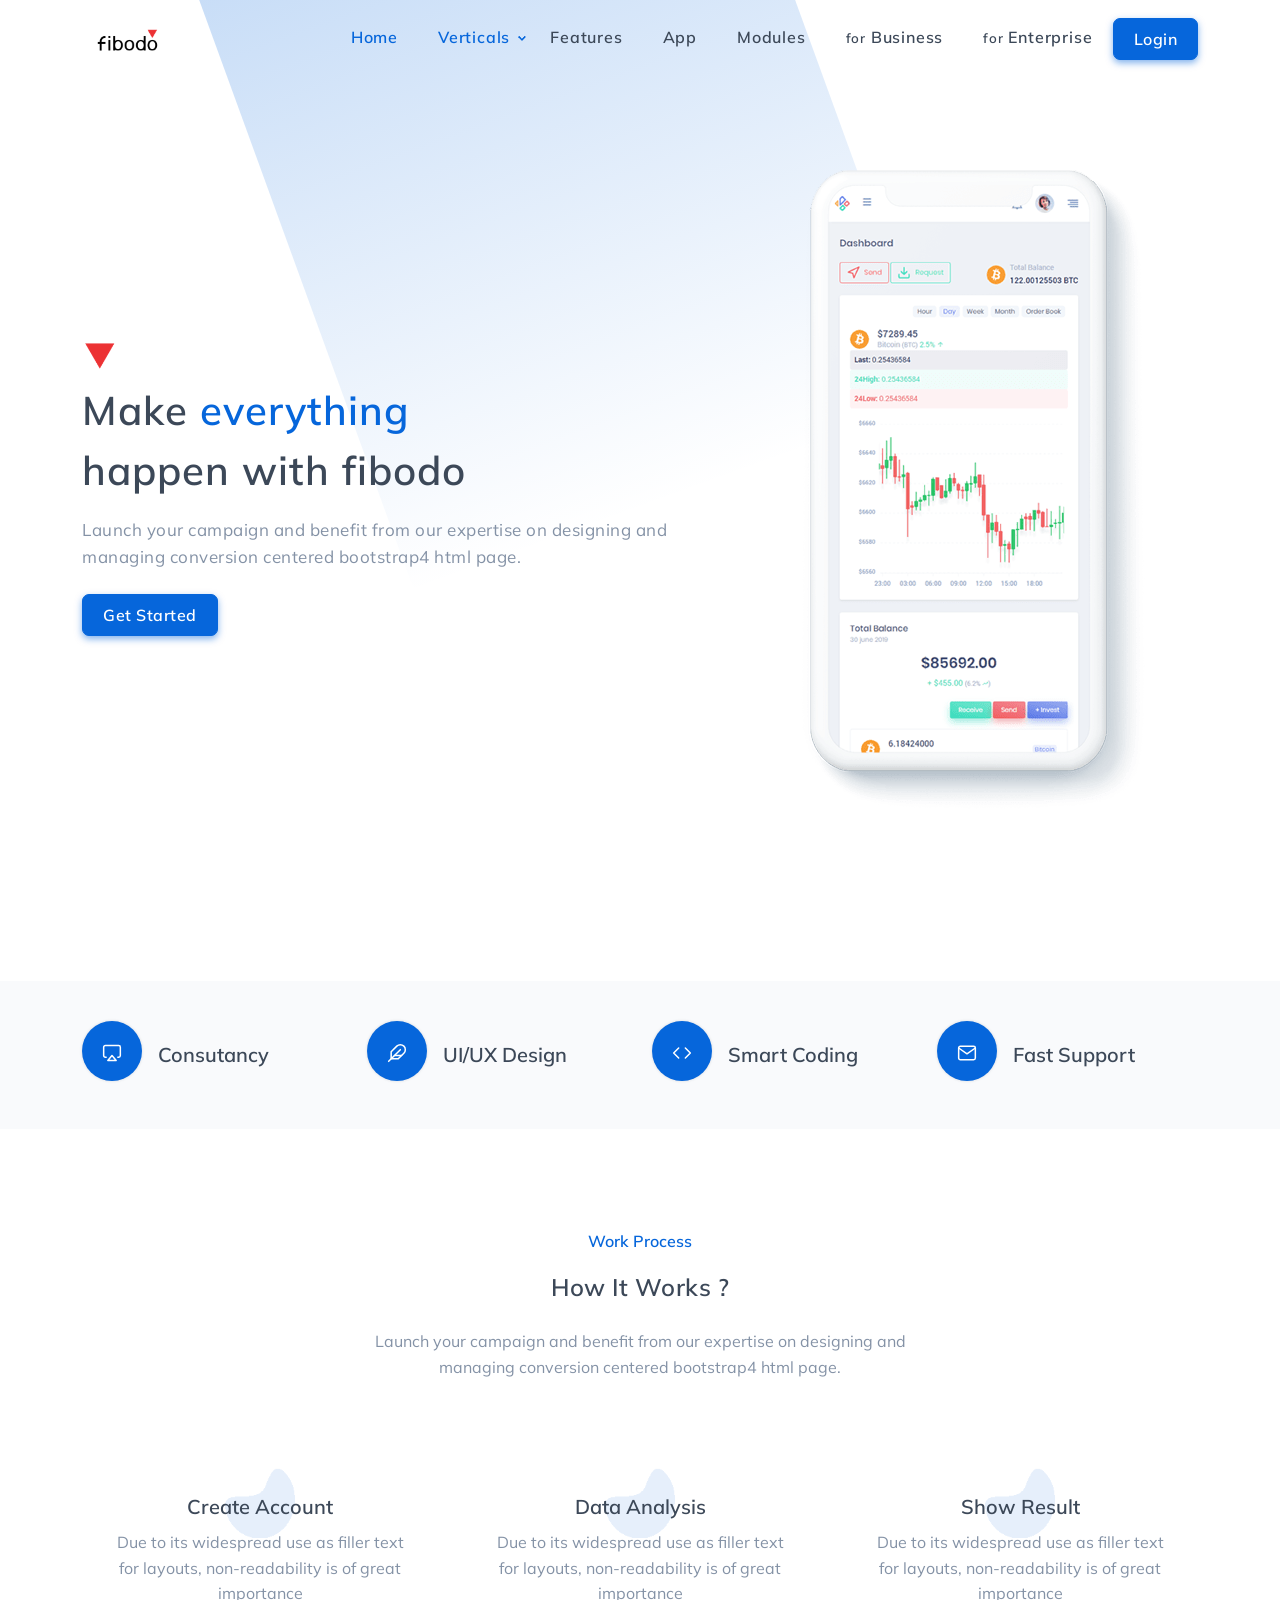
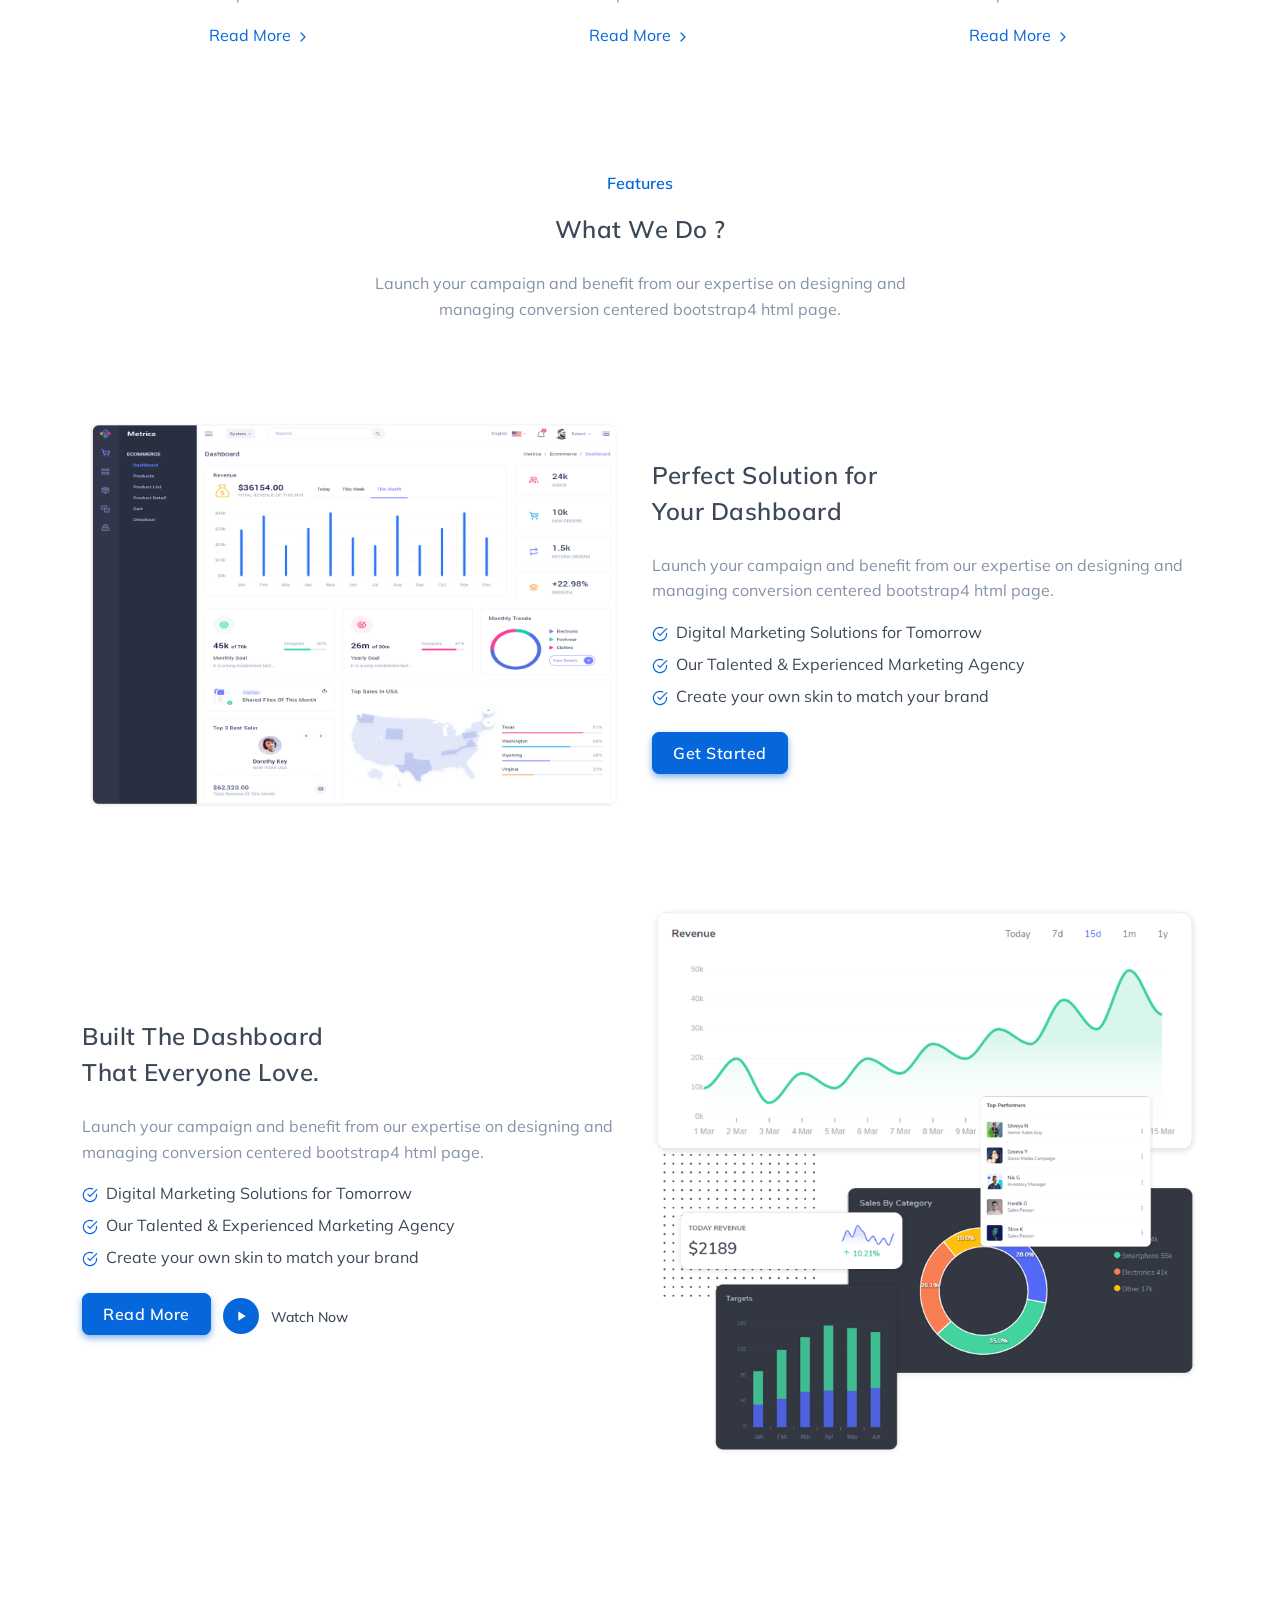
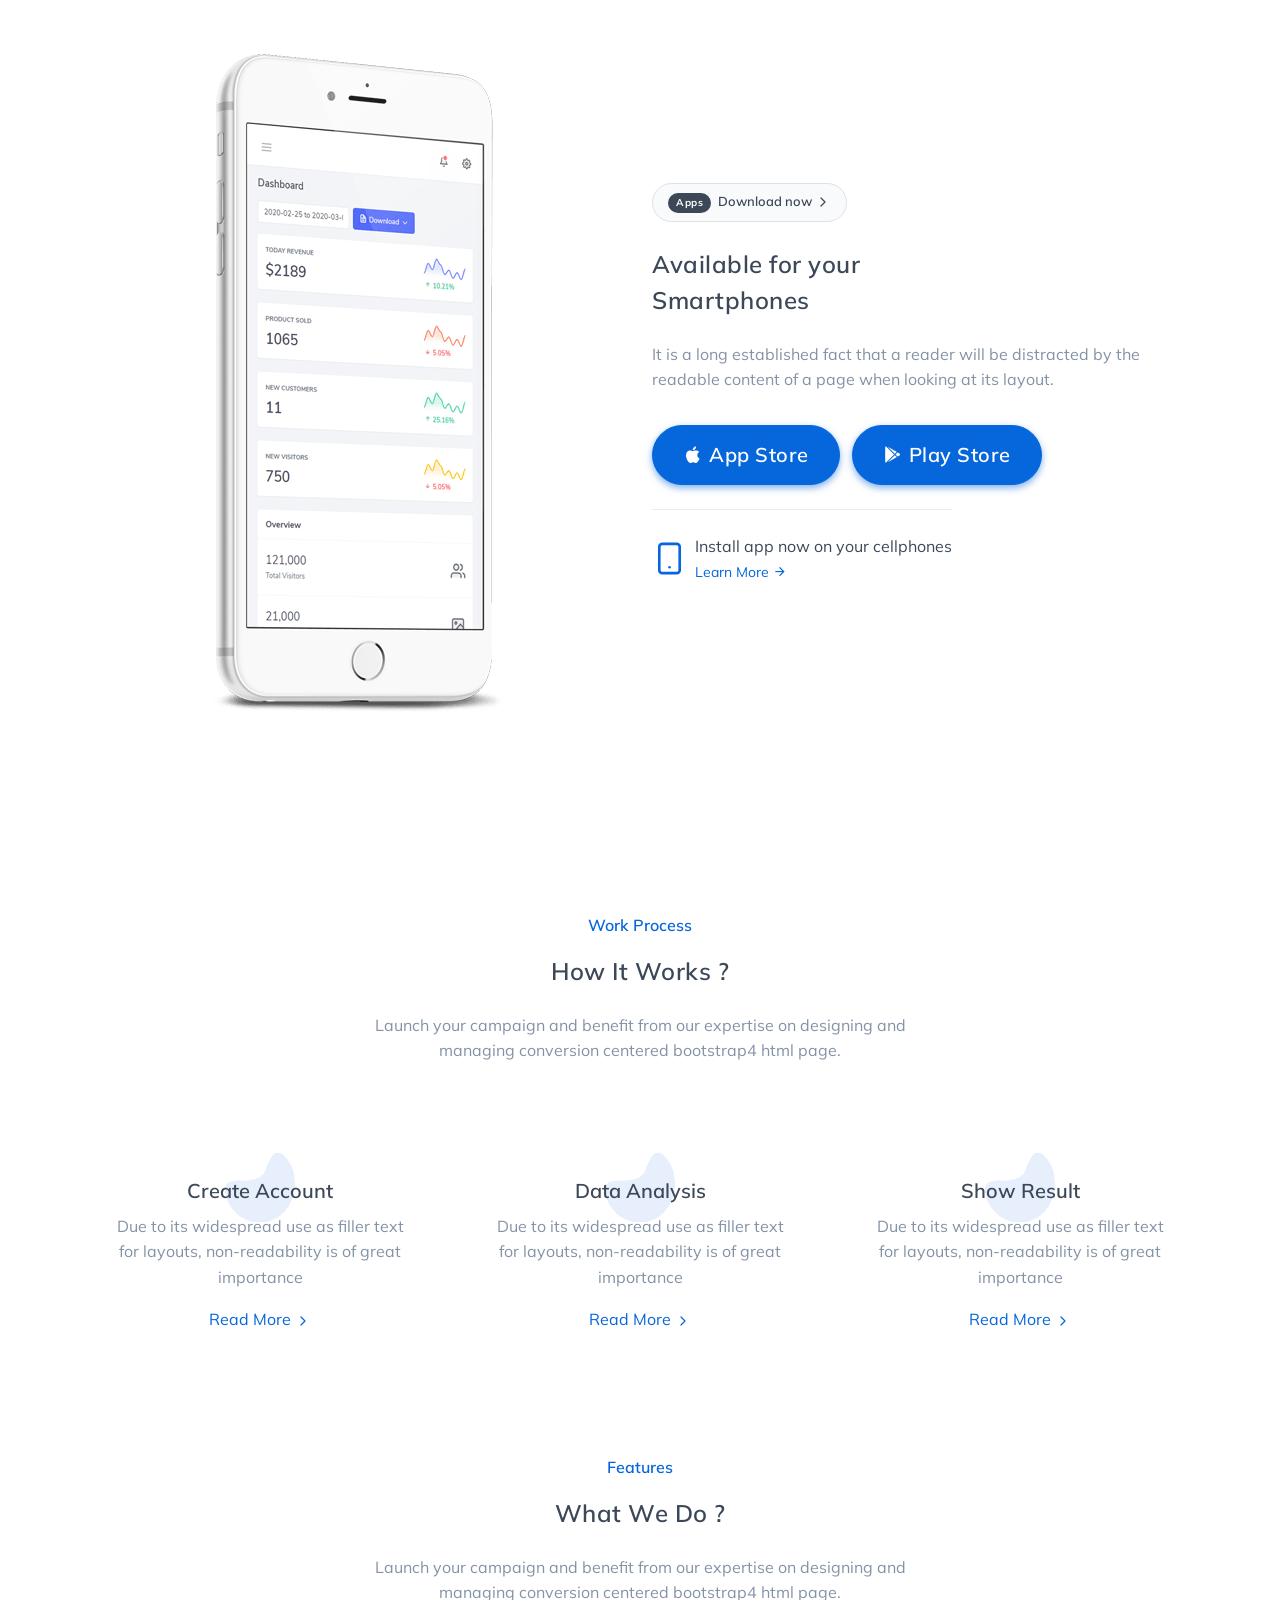
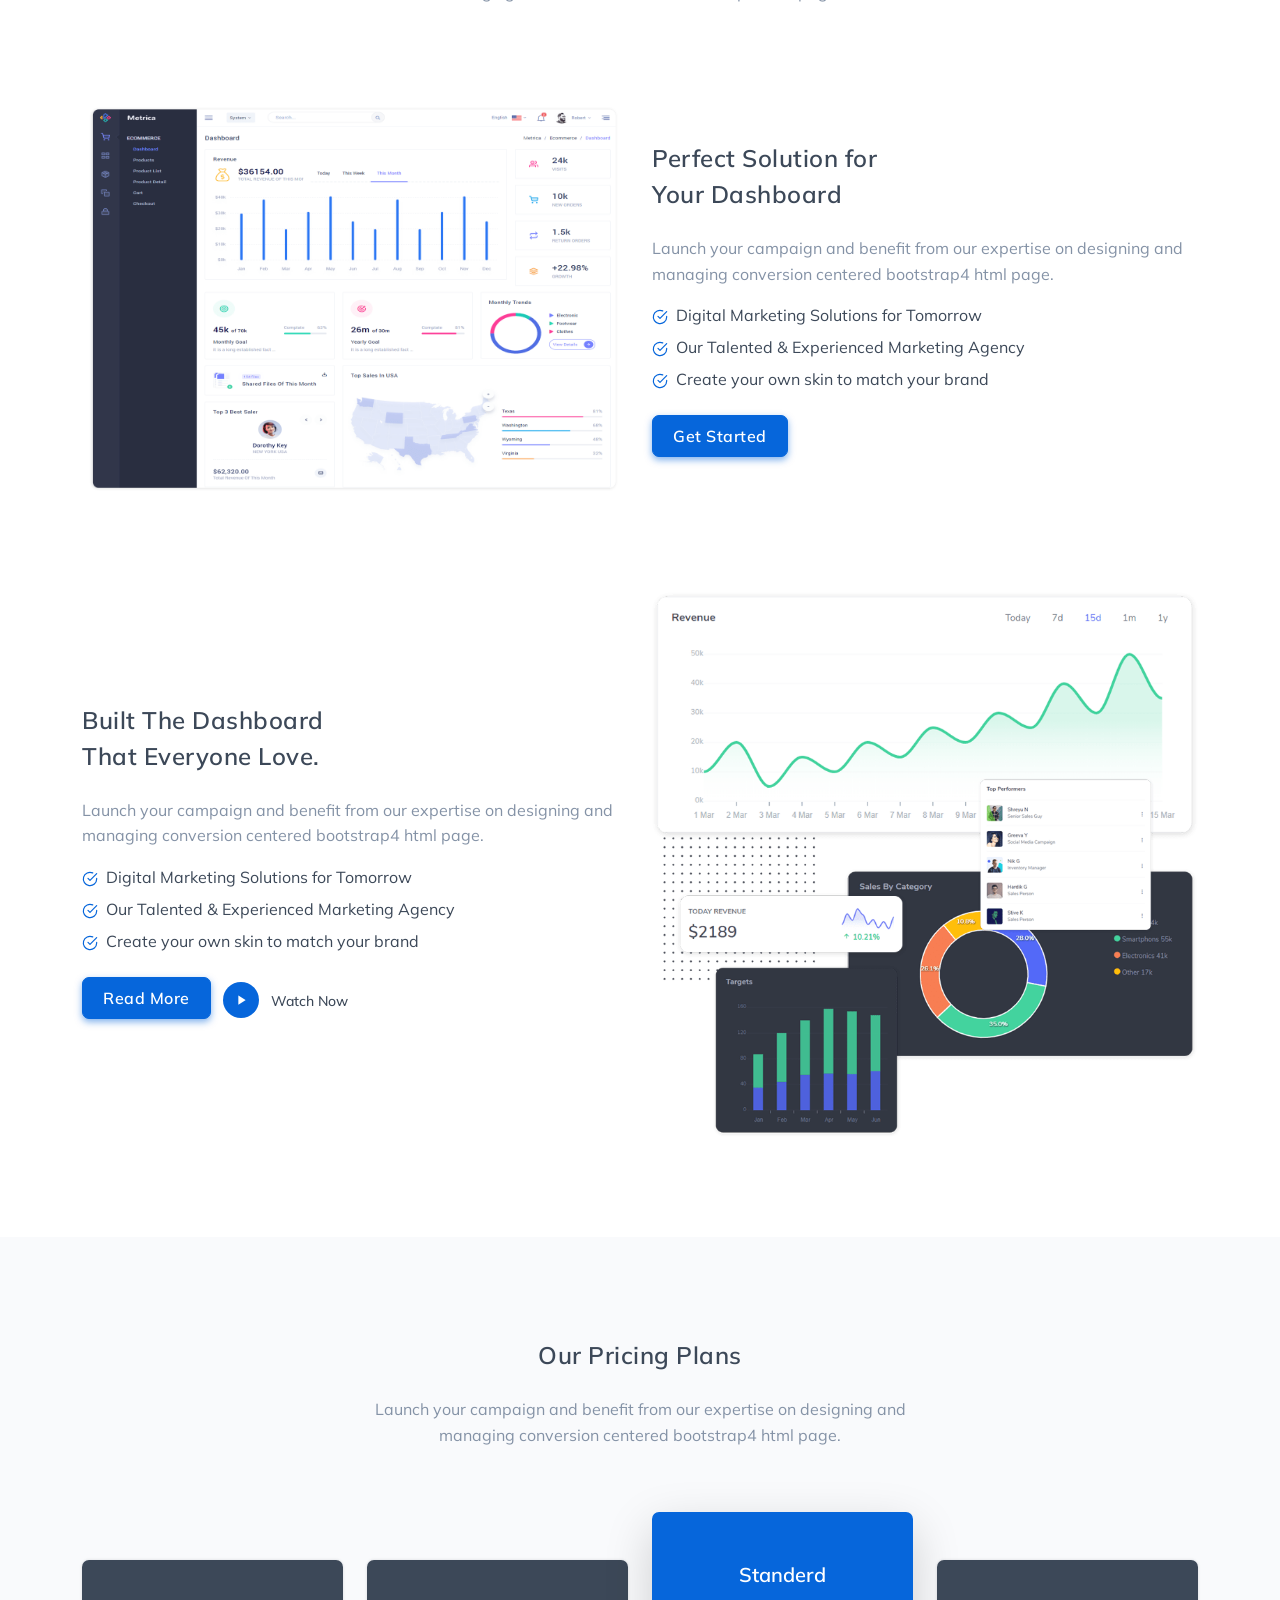
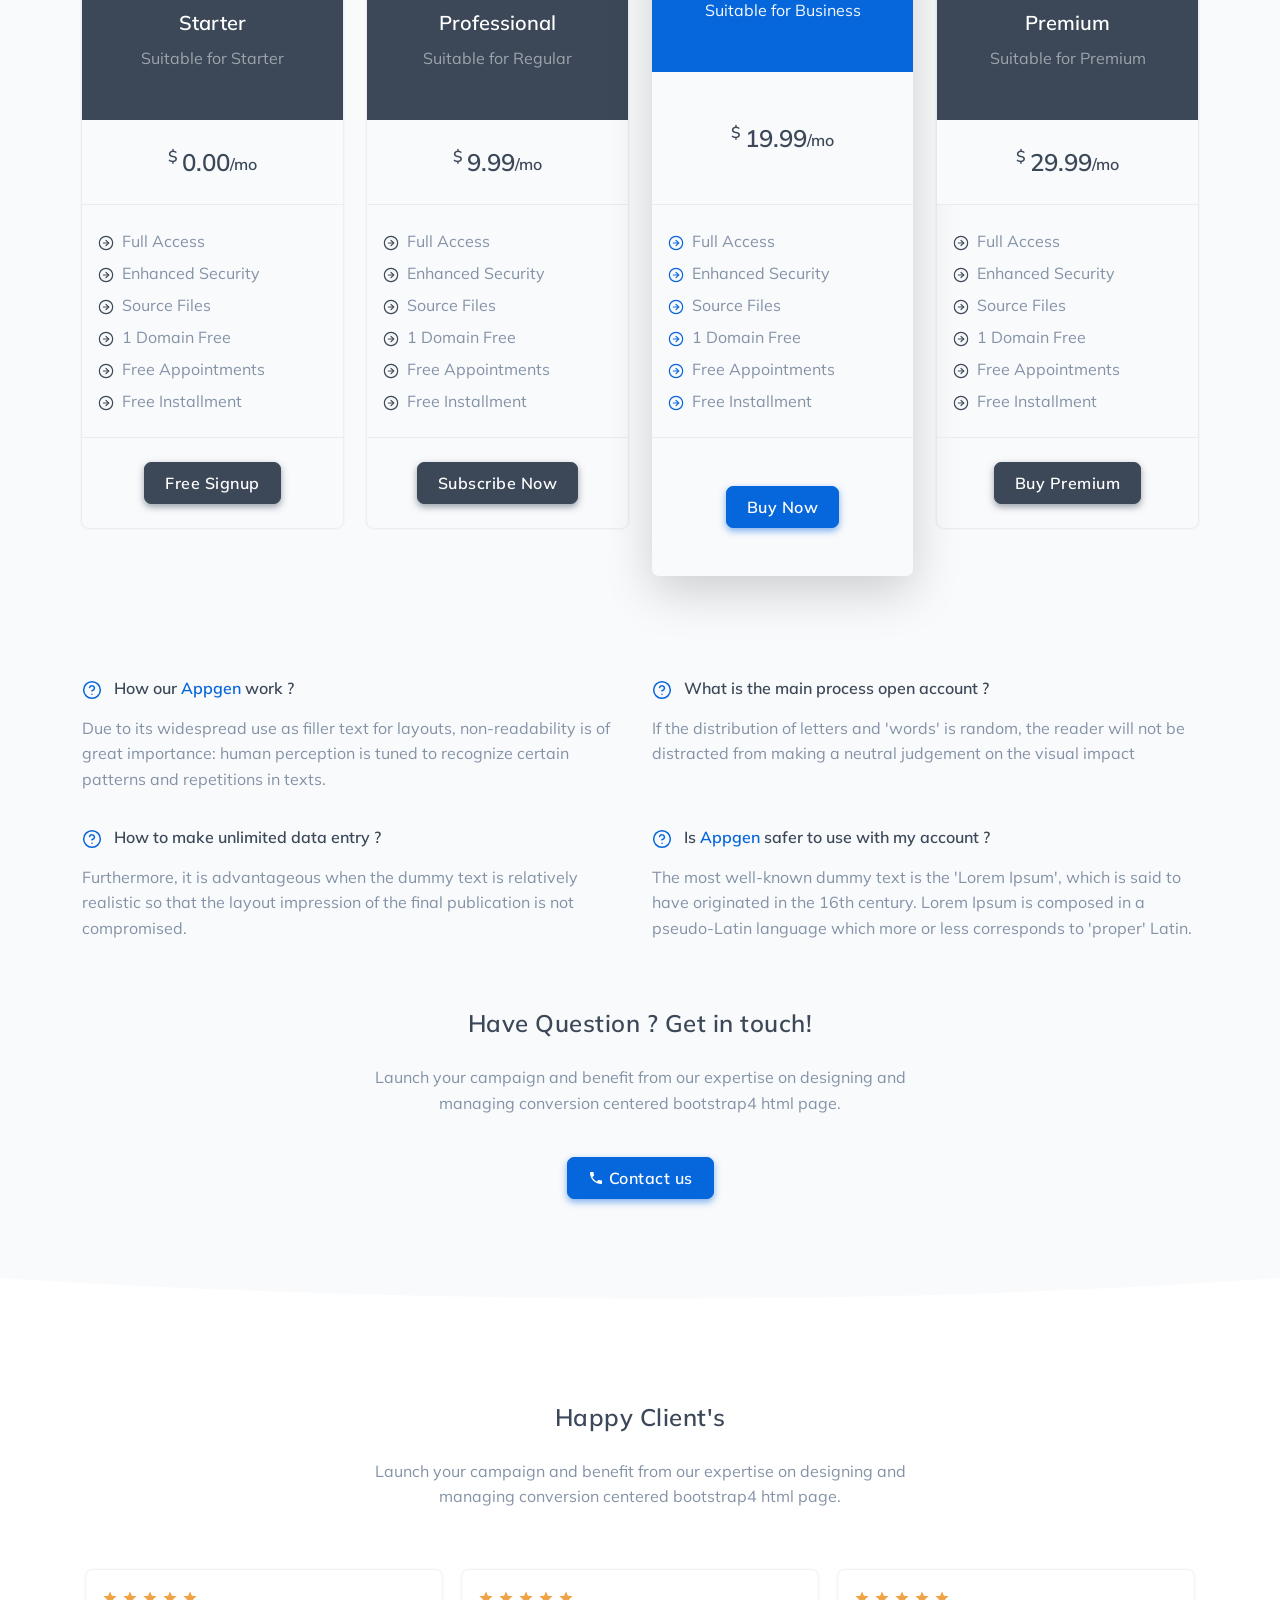
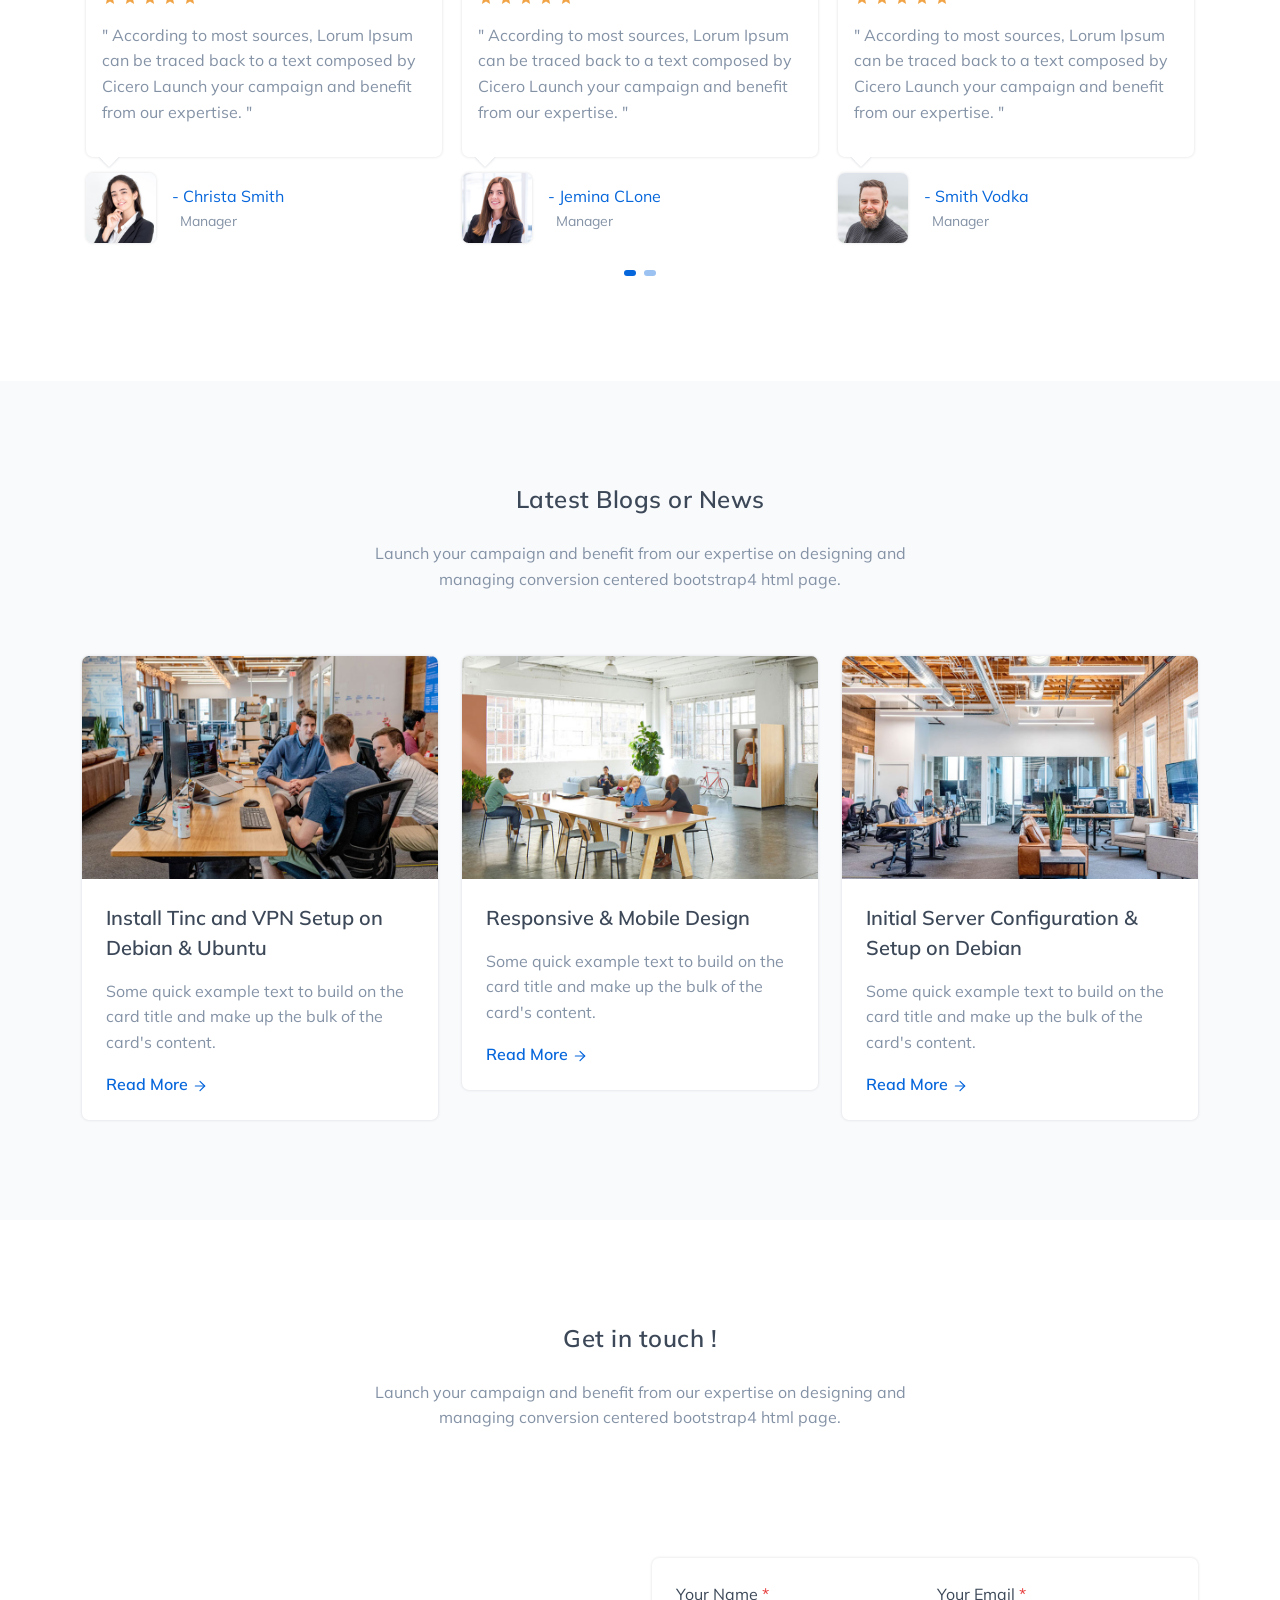
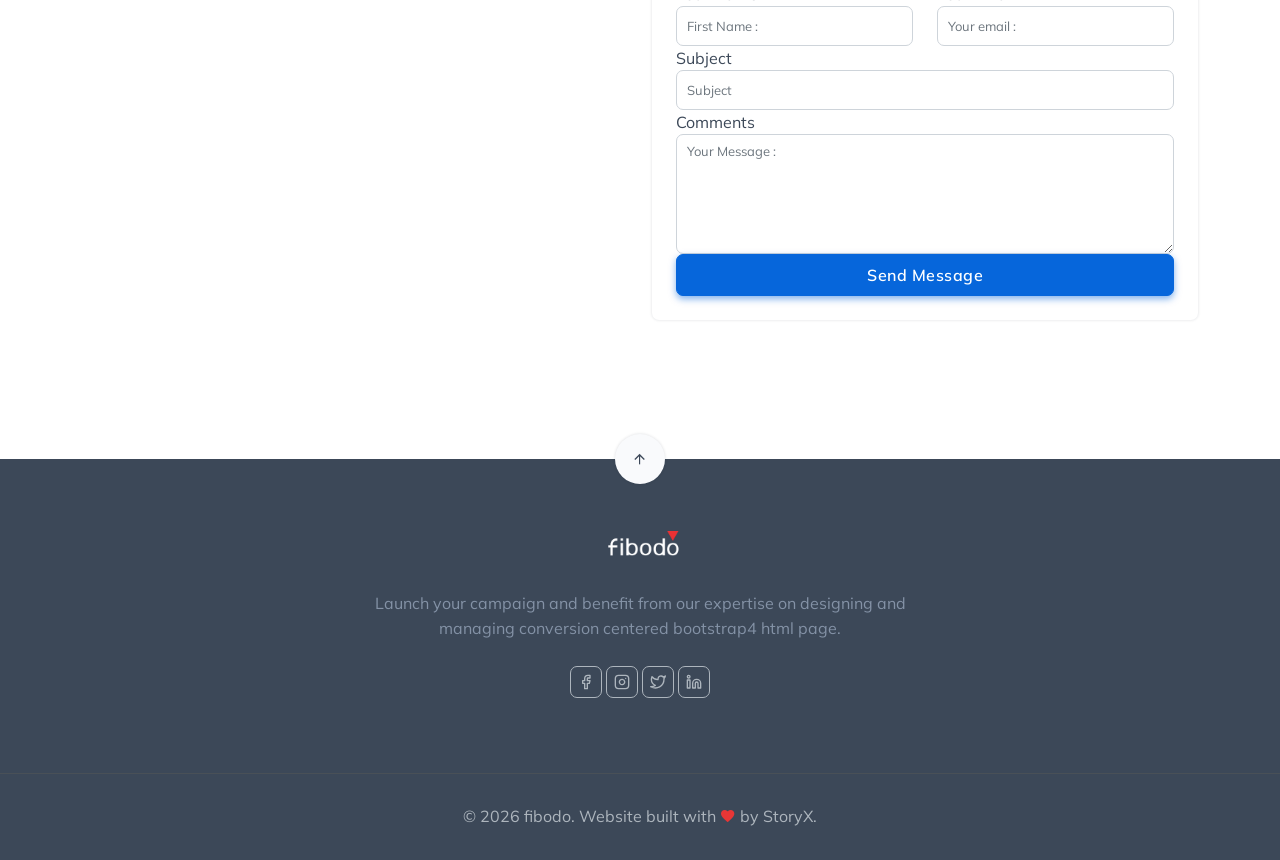
<file: index.html>
<!DOCTYPE html>
<html lang="en">

<head>
    <meta charset="utf-8" />
    <title>fibodo | home</title>
    <meta name="viewport" content="width=device-width, initial-scale=1.0">
    <meta name="description" content="App and Saas Landing Template" />
    <meta name="keywords" content="Application, Clean, Saas, Dashboard, Bootstrap 5" />
    <meta content="Shreethemes" name="author" />
    <!-- favicon -->
    <link rel="shortcut icon" href="images/favicon.ico">
    <!-- Bootstrap css -->
    <link href="css/bootstrap.min.css" rel="stylesheet" type="text/css" />
    <!-- Icons -->
    <link href="css/materialdesignicons.min.css" rel="stylesheet" type="text/css" />
    <!-- Slider -->
    <link rel="stylesheet" href="css/tiny-slider.css" />
    <!-- Main css File -->
    <link href="css/style.css" rel="stylesheet" type="text/css" />
</head>

<body>
    <!-- Loader Start -->
    <div id="preloader">
        <div id="status">
            <div class="logo">
                <img src="images/logo-dark.png" height="25" class="d-block mx-auto" alt="">
            </div>
            <div class="sk-chase mt-4">
                <div class="sk-chase-dot"></div>
                <div class="sk-chase-dot"></div>
                <div class="sk-chase-dot"></div>
                <div class="sk-chase-dot"></div>
                <div class="sk-chase-dot"></div>
                <div class="sk-chase-dot"></div>
            </div>
        </div>
    </div>
    <!-- Loader End -->

    <!-- Navbar STart -->
    <header id="topnav" class="defaultscroll sticky">
        <div class="container">
            <!-- Logo container-->
            <div>
                <a class="logo" href="index.html">
                    <img src="images/logo-dark.png" height="22" alt="">
                </a>
            </div>
            <div class="buy-button">
                <a href="javascript:void(0)" class="btn btn-primary">Login</a>
            </div>
            <!--end login button-->
            <!-- End Logo container-->
            <div class="menu-extras">
                <div class="menu-item">
                    <!-- Mobile menu toggle-->
                    <a class="navbar-toggle" id="isToggle" onclick="toggleMenu()">
                        <div class="lines">
                            <span></span>
                            <span></span>
                            <span></span>
                        </div>
                    </a>
                    <!-- End mobile menu toggle-->
                </div>
            </div>

            <div id="navigation">
                <!-- Navigation Menu-->
                <ul class="navigation-menu" id="navmenu-nav">
                    <li class="has-submenu">
                        <a href="#home">Home</a>
                    </li>

                    <li class="has-submenu parent-menu-item">
                        <a href="javascript:void(0)">Verticals</a><span class="menu-arrow"></span>
                        <ul class="submenu">
                            <li><a href="index.html" class="sub-menu-item">Sports</a></li>
                            <li><a href="index-two.html" class="sub-menu-item">Leisure</a></li>
                            <li><a href="index-three.html" class="sub-menu-item">Tennis</a></li>
                            <li><a href="index-four.html" class="sub-menu-item">Yachts</a></li>
                            <li><a href="index-five.html" class="sub-menu-item">Marketplaces</a></li>
                            <li><a href="index-six.html" class="sub-menu-item">Apps</a></li>
                            <li><a href="golf.html" class="sub-menu-item">Golf</a></li>
                        </ul>
                    </li>

                    <li class="has-submenu">
                        <a href="features.html">Features</a>
                    </li>
                    <li class="has-submenu">
                        <a href="#app">App</a>
                    </li>
                    <li class="has-submenu">
                        <a href="#modules">Modules</a>
                    </li>

                    <li><a href="index-small.html" class="sub-menu-item"><span class="for">for</span> Business</a></li>
                    
                    <li><a href="golf-ent.html" class="sub-menu-item"><span class="for">for</span> Enterprise</a></li>

                    <!-- <li class="has-submenu">
                            <a href="#pricing">Pricing</a>
                        </li> -->
                    <!-- <li class="has-submenu">
                            <a href="#review">Testimonial</a>
                        </li>
                        <li class="has-submenu">
                            <a href="#blogs">Blog & News</a>
                        </li>
                        <li class="has-submenu">
                            <a href="#contact">Contact</a>
                        </li> -->
                </ul>
                <!--end navigation menu-->
            </div>
            <!--end navigation-->
        </div>
        <!--end container-->
    </header>
    <!--end header-->
    <!-- Navbar End -->

    <!-- Hero Start -->
    <section class="bg-half-170 app-home-wrapper d-table w-100 overflow-hidden" id="home">
        <div class="container">
            <div class="row align-items-center">
                <div class="col-lg-7 col-md-6">
                    <div class="title-heading">
                        <img src="images/favicon.ico" height="35" alt="">
                        <h1 class="heading mb-3 mt-2">Make <span class="text-primary">everything</span> <br> happen with fibodo</h1>
                        <p class="para-desc text-muted">Launch your campaign and benefit from our expertise on designing and managing conversion centered bootstrap4 html page.</p>
                        <div class="watch-video mt-4">
                            <a href="javascript:void(0)" class="btn btn-primary mb-2">Get Started</a>
                            <!-- <a href="javascript:void(0)" data-bs-toggle="modal" data-bs-target="#watchvideomodal" class="video-play-icon watch text-dark mb-2 ms-2"><i class="mdi mdi-play play-icon-circle text-center d-inline-block me-2 rounded-pill text-white position-relative play play-iconbar"></i> Watch now !</a> -->
                        </div>
                    </div>
                </div><!--end col-->

                <div class="col-lg-5 col-md-6 mt-4 pt-2 mt-sm-0 pt-sm-0">
                    <img src="images/app/mobile.png" class="img-fluid mx-auto d-block mover" alt="">
                </div><!--end col-->
            </div><!--end row-->
        </div><!--end container-->
    </section><!--end section-->
    <!-- Hero End -->

    <section class="py-4 bg-light">
        <div class="container">
            <div class="row">
                <div class="col-lg-3 col-md-6 col-12">
                    <div class="d-flex about-serv text-center align-items-center py-3">
                        <h3 class="shadow bg-primary icons-serv text-white rounded-pill me-3">
                            <i data-feather="airplay" class="fea icon-ex-md"></i>
                        </h3>
                        <div class="content">
                            <h5 class="title mb-0">Consutancy</h5>
                        </div>
                    </div>
                    <!--end about section-->
                </div>
                <!--end col-->

                <div class="col-lg-3 col-md-6 col-12">
                    <div class="d-flex about-serv text-center align-items-center py-3">
                        <h3 class="shadow bg-primary icons-serv text-white rounded-pill me-3">
                            <i data-feather="feather" class="fea icon-ex-md"></i>
                        </h3>
                        <div class="content">
                            <h5 class="title mb-0">UI/UX Design</h5>
                        </div>
                    </div>
                    <!--end about section-->
                </div>
                <!--end col-->

                <div class="col-lg-3 col-md-6 col-12">
                    <div class="d-flex about-serv text-center align-items-center py-3">
                        <h3 class="shadow bg-primary icons-serv text-white rounded-pill me-3">
                            <i data-feather="code" class="fea icon-ex-md"></i>
                        </h3>
                        <div class="content">
                            <h5 class="title mb-0">Smart Coding</h5>
                        </div>
                    </div>
                    <!--end about section-->
                </div>
                <!--end col-->

                <div class="col-lg-3 col-md-6 col-12">
                    <div class="d-flex about-serv text-center align-items-center py-3">
                        <h3 class="shadow bg-primary icons-serv text-white rounded-pill me-3">
                            <i data-feather="mail" class="fea icon-ex-md"></i>
                        </h3>
                        <div class="content">
                            <h5 class="title mb-0">Fast Support</h5>
                        </div>
                    </div>
                </div>
                <!--end col-->
            </div>
            <!--end row-->
        </div>
        <!--end container-->
    </section>
    <!--end section-->

    <!-- Features Start -->
    <section class="section overflow-hidden" id="features">
        <div class="container">
            <div class="row justify-content-center">
                <div class="col-12">
                    <div class="section-title text-center mb-4 pb-2">
                        <h6 class="text-primary font-weight-normal mb-3">Work Process</h6>
                        <h4 class="title mb-4">How It Works ?</h4>
                        <p class="para-desc mx-auto text-muted mb-0">Launch your campaign and benefit from our expertise
                            on designing and managing conversion centered bootstrap4 html page.</p>
                    </div>
                </div>
                <!--end col-->
            </div>
            <!--end row-->

            <div class="row">
                <div class="col-lg-4 col-md-6 col-12 mt-4 pt-2">
                    <div class="feature position-relative text-center">
                        <div class="p-4 rounded position-relative overflow-hidden">
                            <div class="icon text-primary">
                                <i class="uim uim-key-skeleton-alt"></i>
                                <img src="images/shape-1.png" class="avatar avatar-small icon-shape" alt="">
                            </div>
                            <div class="content mt-4">
                                <h5><a href="javascript:void(0)" class="title text-dark">Create Account</a></h5>
                                <p class="text-muted">Due to its widespread use as filler text for layouts,
                                    non-readability is of great importance</p>
                                <a href="javascript:void(0)" class="text-primary">Read More <i
                                        data-feather="chevron-right" class="fea icon-sm"></i></a>
                            </div>
                        </div>
                    </div>
                </div>
                <!--end col-->

                <div class="col-lg-4 col-md-6 col-12 mt-4 pt-2">
                    <div class="feature position-relative text-center">
                        <div class="p-4 rounded position-relative overflow-hidden">
                            <div class="icon text-primary">
                                <i class="uim uim-signal-alt-3"></i>
                                <img src="images/shape-1.png" class="avatar avatar-small icon-shape" alt="">
                            </div>
                            <div class="content mt-4">
                                <h5><a href="javascript:void(0)" class="title text-dark">Data Analysis</a></h5>
                                <p class="text-muted">Due to its widespread use as filler text for layouts,
                                    non-readability is of great importance</p>
                                <a href="javascript:void(0)" class="text-primary">Read More <i
                                        data-feather="chevron-right" class="fea icon-sm"></i></a>
                            </div>
                        </div>
                    </div>
                </div>
                <!--end col-->

                <div class="col-lg-4 col-md-6 col-12 mt-4 pt-2">
                    <div class="feature position-relative text-center">
                        <div class="p-4 rounded position-relative overflow-hidden">
                            <div class="icon text-primary">
                                <i class="uim uim-flip-v"></i>
                                <img src="images/shape-1.png" class="avatar avatar-small icon-shape" alt="">
                            </div>
                            <div class="content mt-4">
                                <h5><a href="javascript:void(0)" class="title text-dark">Show Result</a></h5>
                                <p class="text-muted">Due to its widespread use as filler text for layouts,
                                    non-readability is of great importance</p>
                                <a href="javascript:void(0)" class="text-primary">Read More <i
                                        data-feather="chevron-right" class="fea icon-sm"></i></a>
                            </div>
                        </div>
                    </div>
                </div>
                <!--end col-->
            </div>
            <!--end row-->
        </div>
        <!--end container-->

        <div class="container mt-100 mt-60">
            <div class="row justify-content-center">
                <div class="col-12">
                    <div class="section-title text-center">
                        <h6 class="text-primary font-weight-normal mb-3">Features</h6>
                        <h4 class="title mb-4">What We Do ?</h4>
                        <p class="text-muted para-desc mx-auto mb-0">Launch your campaign and benefit from our expertise
                            on designing and managing conversion centered bootstrap4 html page.</p>
                    </div>
                </div>
                <!--end dol-->
            </div>
            <!--end row-->
        </div>
        <!--end container-->

        <div class="container mt-100 mt-60">
            <div class="row align-items-center">
                <div class="col-md-6">
                    <div class="feature position-relative">
                        <img src="images/saas/features-1.png" class="img-fluid" alt="">
                    </div>
                </div>
                <!--end col-->

                <div class="col-md-6 mt-4 mt-sm-0 pt-2 pt-sm-0">
                    <div class="section-title">
                        <h5 class="title mb-4">Perfect Solution for <br> Your Dashboard</h5>
                        <p class="text-muted para-desc">Launch your campaign and benefit from our expertise on designing
                            and managing conversion centered bootstrap4 html page.</p>
                        <ul class="list-unstyled">
                            <li class="mt-2"><i data-feather="check-circle"
                                    class="fea icon-sm text-primary me-2"></i>Digital Marketing Solutions for Tomorrow
                            </li>
                            <li class="mt-2"><i data-feather="check-circle"
                                    class="fea icon-sm text-primary me-2"></i>Our Talented & Experienced Marketing
                                Agency</li>
                            <li class="mt-2"><i data-feather="check-circle"
                                    class="fea icon-sm text-primary me-2"></i>Create your own skin to match your brand
                            </li>
                        </ul>
                        <div class="mt-4">
                            <a href="javascript:void(0)" class="btn btn-primary">Get Started</a>
                        </div>
                    </div>
                </div>
                <!--end col-->
            </div>
            <!--end row-->
        </div>
        <!--end container-->

        <div class="container mt-100 mt-60">
            <div class="row align-items-center">
                <div class="col-md-6 order-1 order-md-2">
                    <div class="feature position-relative">
                        <img src="images/saas/features-2.png" class="img-fluid d-block mx-auto" alt="">
                    </div>
                </div>
                <!--end col-->

                <div class="col-md-6 order-2 order-md-1 mt-4 mt-sm-0 pt-2 pt-sm-0">
                    <div class="section-title">
                        <h5 class="title mb-4">Built The Dashboard <br> That Everyone Love.</h5>
                        <p class="text-muted para-desc">Launch your campaign and benefit from our expertise on designing
                            and managing conversion centered bootstrap4 html page.</p>
                        <ul class="list-unstyled">
                            <li class="mt-2"><i data-feather="check-circle"
                                    class="fea icon-sm text-primary me-2"></i>Digital Marketing Solutions for Tomorrow
                            </li>
                            <li class="mt-2"><i data-feather="check-circle"
                                    class="fea icon-sm text-primary me-2"></i>Our Talented & Experienced Marketing
                                Agency</li>
                            <li class="mt-2"><i data-feather="check-circle"
                                    class="fea icon-sm text-primary me-2"></i>Create your own skin to match your brand
                            </li>
                        </ul>
                        <div class="watch-video mt-4">
                            <a href="javascript:void(0)" class="btn btn-primary mb-2 me-2">Read More</a>
                            <a href="javascript:void(0)" data-bs-toggle="modal" data-bs-target="#watchvideomodal"
                                class="video-play-icon watch title-dark text-dark mb-2"><i
                                    class="mdi mdi-play play-icon-circle text-center d-inline-block me-2 rounded-pill text-white title-dark position-relative play play-iconbar"></i>
                                Watch Now</a>
                        </div>
                    </div>
                </div>
                <!--end col-->
            </div>
            <!--end row-->
        </div>
        <!--end container-->
    </section>
    <!--end section-->
    <!-- Features End -->



    <!-- Download Start -->
    <section class="section" id="app">
        <div class="container">
            <div class="row align-items-center">
                <div class="col-lg-6 col-md-6 col-12">
                    <img src="images/app/mobile-2.png" class="img-fluid d-block mx-auto" alt="">
                </div>
                <!--end col-->

                <div class="col-lg-6 col-md-6 col-12 mt-4 mt-sm-0 pt-2 pt-sm-0">
                    <div class="section-title">
                        <div class="alert alert-light alert-pills" role="alert">
                            <span class="badge bg-dark rounded-pill me-1">Apps</span>
                            <span class="content">Download now <i data-feather="chevron-right"
                                    class="fea icon-sm"></i></span>
                        </div>
                        <h4 class="title mb-4 mt-2">Available for your <br> Smartphones</h4>
                        <p class="text-muted para-desc mb-0">It is a long established fact that a reader will be
                            distracted by the readable content of a page when looking at its layout.</p>
                        <div class="mt-4 mb-4">
                            <a href="javascript:void(0)" class="btn btn-pills btn-lg btn-primary mt-2 me-2"><i
                                    class="mdi mdi-apple"></i> App Store</a>
                            <a href="javascript:void(0)" class="btn btn-pills btn-lg btn-primary mt-2"><i
                                    class="mdi mdi-google-play"></i> Play Store</a>
                        </div>

                        <div class="d-inline-block">
                            <div class="pt-4 d-flex align-items-center border-top">
                                <i data-feather="smartphone" class="fea icon-md me-2 text-primary"></i>
                                <div class="content">
                                    <p class="mb-0">Install app now on your cellphones</p>
                                    <a href="javascript:void(0)" class="text-primary small">Learn More <i
                                            class="mdi mdi-arrow-right"></i></a>
                                </div>
                            </div>
                        </div>
                    </div>
                </div>
                <!--end col-->
            </div>
            <!--end row-->
        </div>
        <!--end container-->
    </section>
    <!--end section-->
    <!-- Download End -->


    <!-- Features Start -->
    <section class="section overflow-hidden" id="modules">
        <div class="container">
            <div class="row justify-content-center">
                <div class="col-12">
                    <div class="section-title text-center mb-4 pb-2">
                        <h6 class="text-primary font-weight-normal mb-3">Work Process</h6>
                        <h4 class="title mb-4">How It Works ?</h4>
                        <p class="para-desc mx-auto text-muted mb-0">Launch your campaign and benefit from our expertise
                            on designing and managing conversion centered bootstrap4 html page.</p>
                    </div>
                </div>
                <!--end col-->
            </div>
            <!--end row-->

            <div class="row">
                <div class="col-lg-4 col-md-6 col-12 mt-4 pt-2">
                    <div class="feature position-relative text-center">
                        <div class="p-4 rounded position-relative overflow-hidden">
                            <div class="icon text-primary">
                                <i class="uim uim-key-skeleton-alt"></i>
                                <img src="images/shape-1.png" class="avatar avatar-small icon-shape" alt="">
                            </div>
                            <div class="content mt-4">
                                <h5><a href="javascript:void(0)" class="title text-dark">Create Account</a></h5>
                                <p class="text-muted">Due to its widespread use as filler text for layouts,
                                    non-readability is of great importance</p>
                                <a href="javascript:void(0)" class="text-primary">Read More <i
                                        data-feather="chevron-right" class="fea icon-sm"></i></a>
                            </div>
                        </div>
                    </div>
                </div>
                <!--end col-->

                <div class="col-lg-4 col-md-6 col-12 mt-4 pt-2">
                    <div class="feature position-relative text-center">
                        <div class="p-4 rounded position-relative overflow-hidden">
                            <div class="icon text-primary">
                                <i class="uim uim-signal-alt-3"></i>
                                <img src="images/shape-1.png" class="avatar avatar-small icon-shape" alt="">
                            </div>
                            <div class="content mt-4">
                                <h5><a href="javascript:void(0)" class="title text-dark">Data Analysis</a></h5>
                                <p class="text-muted">Due to its widespread use as filler text for layouts,
                                    non-readability is of great importance</p>
                                <a href="javascript:void(0)" class="text-primary">Read More <i
                                        data-feather="chevron-right" class="fea icon-sm"></i></a>
                            </div>
                        </div>
                    </div>
                </div>
                <!--end col-->

                <div class="col-lg-4 col-md-6 col-12 mt-4 pt-2">
                    <div class="feature position-relative text-center">
                        <div class="p-4 rounded position-relative overflow-hidden">
                            <div class="icon text-primary">
                                <i class="uim uim-flip-v"></i>
                                <img src="images/shape-1.png" class="avatar avatar-small icon-shape" alt="">
                            </div>
                            <div class="content mt-4">
                                <h5><a href="javascript:void(0)" class="title text-dark">Show Result</a></h5>
                                <p class="text-muted">Due to its widespread use as filler text for layouts,
                                    non-readability is of great importance</p>
                                <a href="javascript:void(0)" class="text-primary">Read More <i
                                        data-feather="chevron-right" class="fea icon-sm"></i></a>
                            </div>
                        </div>
                    </div>
                </div>
                <!--end col-->
            </div>
            <!--end row-->
        </div>
        <!--end container-->

        <div class="container mt-100 mt-60">
            <div class="row justify-content-center">
                <div class="col-12">
                    <div class="section-title text-center">
                        <h6 class="text-primary font-weight-normal mb-3">Features</h6>
                        <h4 class="title mb-4">What We Do ?</h4>
                        <p class="text-muted para-desc mx-auto mb-0">Launch your campaign and benefit from our expertise
                            on designing and managing conversion centered bootstrap4 html page.</p>
                    </div>
                </div>
                <!--end dol-->
            </div>
            <!--end row-->
        </div>
        <!--end container-->

        <div class="container mt-100 mt-60">
            <div class="row align-items-center">
                <div class="col-md-6">
                    <div class="feature position-relative">
                        <img src="images/saas/features-1.png" class="img-fluid" alt="">
                    </div>
                </div>
                <!--end col-->

                <div class="col-md-6 mt-4 mt-sm-0 pt-2 pt-sm-0">
                    <div class="section-title">
                        <h5 class="title mb-4">Perfect Solution for <br> Your Dashboard</h5>
                        <p class="text-muted para-desc">Launch your campaign and benefit from our expertise on designing
                            and managing conversion centered bootstrap4 html page.</p>
                        <ul class="list-unstyled">
                            <li class="mt-2"><i data-feather="check-circle"
                                    class="fea icon-sm text-primary me-2"></i>Digital Marketing Solutions for Tomorrow
                            </li>
                            <li class="mt-2"><i data-feather="check-circle"
                                    class="fea icon-sm text-primary me-2"></i>Our Talented & Experienced Marketing
                                Agency</li>
                            <li class="mt-2"><i data-feather="check-circle"
                                    class="fea icon-sm text-primary me-2"></i>Create your own skin to match your brand
                            </li>
                        </ul>
                        <div class="mt-4">
                            <a href="javascript:void(0)" class="btn btn-primary">Get Started</a>
                        </div>
                    </div>
                </div>
                <!--end col-->
            </div>
            <!--end row-->
        </div>
        <!--end container-->

        <div class="container mt-100 mt-60">
            <div class="row align-items-center">
                <div class="col-md-6 order-1 order-md-2">
                    <div class="feature position-relative">
                        <img src="images/saas/features-2.png" class="img-fluid d-block mx-auto" alt="">
                    </div>
                </div>
                <!--end col-->

                <div class="col-md-6 order-2 order-md-1 mt-4 mt-sm-0 pt-2 pt-sm-0">
                    <div class="section-title">
                        <h5 class="title mb-4">Built The Dashboard <br> That Everyone Love.</h5>
                        <p class="text-muted para-desc">Launch your campaign and benefit from our expertise on designing
                            and managing conversion centered bootstrap4 html page.</p>
                        <ul class="list-unstyled">
                            <li class="mt-2"><i data-feather="check-circle"
                                    class="fea icon-sm text-primary me-2"></i>Digital Marketing Solutions for Tomorrow
                            </li>
                            <li class="mt-2"><i data-feather="check-circle"
                                    class="fea icon-sm text-primary me-2"></i>Our Talented & Experienced Marketing
                                Agency</li>
                            <li class="mt-2"><i data-feather="check-circle"
                                    class="fea icon-sm text-primary me-2"></i>Create your own skin to match your brand
                            </li>
                        </ul>
                        <div class="watch-video mt-4">
                            <a href="javascript:void(0)" class="btn btn-primary mb-2 me-2">Read More</a>
                            <a href="javascript:void(0)" data-bs-toggle="modal" data-bs-target="#watchvideomodal"
                                class="video-play-icon watch title-dark text-dark mb-2"><i
                                    class="mdi mdi-play play-icon-circle text-center d-inline-block me-2 rounded-pill text-white title-dark position-relative play play-iconbar"></i>
                                Watch Now</a>
                        </div>
                    </div>
                </div>
                <!--end col-->
            </div>
            <!--end row-->
        </div>
        <!--end container-->
    </section>
    <!--end section-->
    <!-- Features End -->

    <!-- Pricing Start -->
    <section class="section bg-light" id="pricing">
        <div class="container">
            <div class="row justify-content-center">
                <div class="col-12">
                    <div class="section-title text-center mb-4 pb-2">
                        <h4 class="title mb-4">Our Pricing Plans</h4>
                        <p class="text-muted para-desc mx-auto mb-0">Launch your campaign and benefit from our expertise
                            on designing and managing conversion centered bootstrap4 html page.</p>
                    </div>
                </div>
                <!--end col-->
            </div>
            <!--end row-->

            <div class="row align-items-center">
                <div class="col-lg-3 col-md-6 col-12 mt-4 pt-2">
                    <div class="pricing text-center rounded overflow-hidden shadow">
                        <div class="price-header bg-dark pt-5 pb-5">
                            <h5 class="price-title text-white">Starter</h5>
                            <p class="mb-0 text-white-50">Suitable for Starter</p>
                        </div>
                        <div class="d-flex justify-content-center bg-light border-bottom py-4">
                            <span class="h6 mb-0">$</span>
                            <span class="price h4 mb-0 ms-1">0.00</span>
                            <span class="h6 align-self-end mb-1">/mo</span>
                        </div>
                        <div class="pricing-features text-start">
                            <ul class="feature list-unstyled py-4 p-3 mb-0">
                                <li class="feature-list text-muted"><i data-feather="arrow-right-circle"
                                        class="fea icon-sm text-dark me-2"></i>Full Access</li>
                                <li class="feature-list text-muted mt-2"><i data-feather="arrow-right-circle"
                                        class="fea icon-sm text-dark me-2"></i>Enhanced Security</li>
                                <li class="feature-list text-muted mt-2"><i data-feather="arrow-right-circle"
                                        class="fea icon-sm text-dark me-2"></i>Source Files</li>
                                <li class="feature-list text-muted mt-2"><i data-feather="arrow-right-circle"
                                        class="fea icon-sm text-dark me-2"></i>1 Domain Free</li>
                                <li class="feature-list text-muted mt-2"><i data-feather="arrow-right-circle"
                                        class="fea icon-sm text-dark me-2"></i>Free Appointments</li>
                                <li class="feature-list text-muted mt-2"><i data-feather="arrow-right-circle"
                                        class="fea icon-sm text-dark me-2"></i>Free Installment</li>
                            </ul>
                            <div class="border-top text-center py-4">
                                <a href="javascript:void(0)" class="btn btn-dark">Free Signup</a>
                            </div>
                        </div>
                    </div>
                    <!--end price three-->
                </div>
                <!--end col-->

                <div class="col-lg-3 col-md-6 col-12 mt-4 pt-2">
                    <div class="pricing text-center rounded overflow-hidden shadow">
                        <div class="price-header bg-dark pt-5 pb-5">
                            <h5 class="price-title text-white">Professional</h5>
                            <p class="mb-0 text-white-50">Suitable for Regular</p>
                        </div>
                        <div class="d-flex justify-content-center bg-light border-bottom py-4">
                            <span class="h6 mb-0">$</span>
                            <span class="price h4 mb-0 ms-1">9.99</span>
                            <span class="h6 align-self-end mb-1">/mo</span>
                        </div>
                        <div class="pricing-features text-start">
                            <ul class="feature list-unstyled py-4 p-3 mb-0">
                                <li class="feature-list text-muted"><i data-feather="arrow-right-circle"
                                        class="fea icon-sm text-dark me-2"></i>Full Access</li>
                                <li class="feature-list text-muted mt-2"><i data-feather="arrow-right-circle"
                                        class="fea icon-sm text-dark me-2"></i>Enhanced Security</li>
                                <li class="feature-list text-muted mt-2"><i data-feather="arrow-right-circle"
                                        class="fea icon-sm text-dark me-2"></i>Source Files</li>
                                <li class="feature-list text-muted mt-2"><i data-feather="arrow-right-circle"
                                        class="fea icon-sm text-dark me-2"></i>1 Domain Free</li>
                                <li class="feature-list text-muted mt-2"><i data-feather="arrow-right-circle"
                                        class="fea icon-sm text-dark me-2"></i>Free Appointments</li>
                                <li class="feature-list text-muted mt-2"><i data-feather="arrow-right-circle"
                                        class="fea icon-sm text-dark me-2"></i>Free Installment</li>
                            </ul>
                            <div class="border-top text-center py-4">
                                <a href="javascript:void(0)" class="btn btn-dark">Subscribe Now</a>
                            </div>
                        </div>
                    </div>
                    <!--end price three-->
                </div>
                <!--end col-->

                <div class="col-lg-3 col-md-6 col-12 mt-4 pt-2">
                    <div class="pricing text-center rounded overflow-hidden shadow-lg bg-light">
                        <div class="price-header bg-primary pt-5 pb-5">
                            <h5 class="price-title text-white">Standerd</h5>
                            <p class="mb-0 text-light">Suitable for Business</p>
                        </div>
                        <div class="d-flex justify-content-center bg-light border-bottom py-5">
                            <span class="h6 mb-0">$</span>
                            <span class="price h4 mb-0 ms-1">19.99</span>
                            <span class="h6 align-self-end mb-1">/mo</span>
                        </div>
                        <div class="pricing-features text-start">
                            <ul class="feature list-unstyled py-4 p-3 mb-0">
                                <li class="feature-list text-muted"><i data-feather="arrow-right-circle"
                                        class="fea icon-sm text-primary me-2"></i>Full Access</li>
                                <li class="feature-list text-muted mt-2"><i data-feather="arrow-right-circle"
                                        class="fea icon-sm text-primary me-2"></i>Enhanced Security</li>
                                <li class="feature-list text-muted mt-2"><i data-feather="arrow-right-circle"
                                        class="fea icon-sm text-primary me-2"></i>Source Files</li>
                                <li class="feature-list text-muted mt-2"><i data-feather="arrow-right-circle"
                                        class="fea icon-sm text-primary me-2"></i>1 Domain Free</li>
                                <li class="feature-list text-muted mt-2"><i data-feather="arrow-right-circle"
                                        class="fea icon-sm text-primary me-2"></i>Free Appointments</li>
                                <li class="feature-list text-muted mt-2"><i data-feather="arrow-right-circle"
                                        class="fea icon-sm text-primary me-2"></i>Free Installment</li>
                            </ul>
                            <div class="border-top text-center py-5">
                                <a href="javascript:void(0)" class="btn btn-primary">Buy Now</a>
                            </div>
                        </div>
                    </div>
                    <!--end price three-->
                </div>
                <!--end col-->

                <div class="col-lg-3 col-md-6 col-12 mt-4 pt-2">
                    <div class="pricing text-center rounded overflow-hidden shadow">
                        <div class="price-header bg-dark pt-5 pb-5">
                            <h5 class="price-title text-white">Premium</h5>
                            <p class="mb-0 text-white-50">Suitable for Premium</p>
                        </div>
                        <div class="d-flex justify-content-center bg-light border-bottom py-4">
                            <span class="h6 mb-0">$</span>
                            <span class="price h4 mb-0 ms-1">29.99</span>
                            <span class="h6 align-self-end mb-1">/mo</span>
                        </div>
                        <div class="pricing-features text-start">
                            <ul class="feature list-unstyled py-4 p-3 mb-0">
                                <li class="feature-list text-muted"><i data-feather="arrow-right-circle"
                                        class="fea icon-sm text-dark me-2"></i>Full Access</li>
                                <li class="feature-list text-muted mt-2"><i data-feather="arrow-right-circle"
                                        class="fea icon-sm text-dark me-2"></i>Enhanced Security</li>
                                <li class="feature-list text-muted mt-2"><i data-feather="arrow-right-circle"
                                        class="fea icon-sm text-dark me-2"></i>Source Files</li>
                                <li class="feature-list text-muted mt-2"><i data-feather="arrow-right-circle"
                                        class="fea icon-sm text-dark me-2"></i>1 Domain Free</li>
                                <li class="feature-list text-muted mt-2"><i data-feather="arrow-right-circle"
                                        class="fea icon-sm text-dark me-2"></i>Free Appointments</li>
                                <li class="feature-list text-muted mt-2"><i data-feather="arrow-right-circle"
                                        class="fea icon-sm text-dark me-2"></i>Free Installment</li>
                            </ul>
                            <div class="border-top text-center py-4">
                                <a href="javascript:void(0)" class="btn btn-dark">Buy Premium</a>
                            </div>
                        </div>
                    </div>
                    <!--end price three-->
                </div>
                <!--end col-->
            </div>
            <!--end row-->
        </div>
        <!--end container-->

        <div class="container mt-100 mt-60">
            <div class="row">
                <div class="col-md-6 col-12">
                    <div class="faq-container">
                        <h6 class="question"><i data-feather="help-circle" class="fea icon-ex-md text-primary me-2"></i>
                            How our <span class="text-primary">Appgen</span> work ?</h6>
                        <p class="answer text-muted mt-3 mb-0">Due to its widespread use as filler text for layouts,
                            non-readability is of great importance: human perception is tuned to recognize certain
                            patterns and repetitions in texts.</p>
                    </div>
                </div>
                <!--end col-->

                <div class="col-md-6 col-12 mt-4 mt-sm-0 pt-2 pt-sm-0">
                    <div class="faq-container">
                        <h6 class="question"><i data-feather="help-circle" class="fea icon-ex-md text-primary me-2"></i>
                            What is the main process open account ?</h6>
                        <p class="answer text-muted mt-3 mb-0">If the distribution of letters and 'words' is random, the
                            reader will not be distracted from making a neutral judgement on the visual impact</p>
                    </div>
                </div>
                <!--end col-->

                <div class="col-md-6 col-12 mt-4 pt-2">
                    <div class="faq-container">
                        <h6 class="question"><i data-feather="help-circle" class="fea icon-ex-md text-primary me-2"></i>
                            How to make unlimited data entry ?</h6>
                        <p class="answer text-muted mt-3 mb-0">Furthermore, it is advantageous when the dummy text is
                            relatively realistic so that the layout impression of the final publication is not
                            compromised.</p>
                    </div>
                </div>
                <!--end col-->

                <div class="col-md-6 col-12 mt-4 pt-2">
                    <div class="faq-container">
                        <h6 class="question"><i data-feather="help-circle" class="fea icon-ex-md text-primary me-2"></i>
                            Is <span class="text-primary">Appgen</span> safer to use with my account ?</h6>
                        <p class="answer text-muted mt-3 mb-0">The most well-known dummy text is the 'Lorem Ipsum',
                            which is said to have originated in the 16th century. Lorem Ipsum is composed in a
                            pseudo-Latin language which more or less corresponds to 'proper' Latin.</p>
                    </div>
                </div>
                <!--end col-->
            </div>
            <!--end row-->

            <div class="row mt-md-5 pt-md-3 mt-4 pt-2 justify-content-center">
                <div class="col-12 text-center">
                    <div class="section-title">
                        <h4 class="title mb-4">Have Question ? Get in touch!</h4>
                        <p class="text-muted para-desc mx-auto">Launch your campaign and benefit from our expertise on
                            designing and managing conversion centered bootstrap4 html page.</p>
                        <a href="#contact" class="btn btn-primary mt-4 scroll-down"><i class="mdi mdi-phone"></i>
                            Contact us</a>
                    </div>
                </div>
                <!--end col-->
            </div>
            <!--end row-->
        </div>
        <!--end container-->
    </section>
    <!--end section-->
    <div class="position-relative">
        <div class="shape overflow-hidden text-white">
            <svg viewBox="0 0 2880 48" fill="none" xmlns="http://www.w3.org/2000/svg">
                <path d="M0 48H1437.5H2880V0H2160C1442.5 52 720 0 720 0H0V48Z" fill="currentColor"></path>
            </svg>
        </div>
    </div>
    <!-- Pricing End -->

    <!-- Testimonial Start -->
    <section class="section" id="review">
        <div class="container">
            <div class="row justify-content-center">
                <div class="col-12">
                    <div class="section-title text-center mb-4 pb-2">
                        <h4 class="title mb-4">Happy Client's</h4>
                        <p class="text-muted para-desc mx-auto mb-0">Launch your campaign and benefit from our expertise
                            on designing and managing conversion centered bootstrap4 html page.</p>
                    </div>
                </div>
                <!--end col-->
            </div>
            <!--end row-->

            <div class="row">
                <div class="col-12 mt-4">
                    <div class="tiny-three-item">
                        <div class="tiny-slide">
                            <div class="customer-testi m-1">
                                <div class="content p-3 shadow rounded bg-white position-relative">
                                    <ul class="list-unstyled mb-0 text-warning">
                                        <li class="list-inline-item"><i class="mdi mdi-star"></i></li>
                                        <li class="list-inline-item"><i class="mdi mdi-star"></i></li>
                                        <li class="list-inline-item"><i class="mdi mdi-star"></i></li>
                                        <li class="list-inline-item"><i class="mdi mdi-star"></i></li>
                                        <li class="list-inline-item"><i class="mdi mdi-star"></i></li>
                                    </ul>
                                    <p class="text-muted mt-2">" According to most sources, Lorum Ipsum can be traced
                                        back to a text composed by Cicero Launch your campaign and benefit from our
                                        expertise. "</p>
                                </div>
                                <div class="d-flex mt-3 align-items-center">
                                    <img src="images/client/01.jpg" class="avatar avatar-small me-3 rounded shadow"
                                        alt="">
                                    <p class="text-primary mb-0">- Calvin Carlo <small
                                            class="text-muted d-block ms-2">Manager</small></p>
                                </div>
                            </div>
                        </div>

                        <div class="tiny-slide">
                            <div class="customer-testi m-1">
                                <div class="content p-3 shadow rounded bg-white position-relative">
                                    <ul class="list-unstyled mb-0 text-warning">
                                        <li class="list-inline-item"><i class="mdi mdi-star"></i></li>
                                        <li class="list-inline-item"><i class="mdi mdi-star"></i></li>
                                        <li class="list-inline-item"><i class="mdi mdi-star"></i></li>
                                        <li class="list-inline-item"><i class="mdi mdi-star"></i></li>
                                        <li class="list-inline-item"><i class="mdi mdi-star"></i></li>
                                    </ul>
                                    <p class="text-muted mt-2">" According to most sources, Lorum Ipsum can be traced
                                        back to a text composed by Cicero Launch your campaign and benefit from our
                                        expertise. "</p>
                                </div>
                                <div class="d-flex mt-3 align-items-center">
                                    <img src="images/client/02.jpg" class="avatar avatar-small me-3 rounded shadow"
                                        alt="">
                                    <p class="text-primary mb-0">- Christa Smith <small
                                            class="text-muted d-block ms-2">Manager</small></p>
                                </div>
                            </div>
                        </div>

                        <div class="tiny-slide">
                            <div class="customer-testi m-1">
                                <div class="content p-3 shadow rounded bg-white position-relative">
                                    <ul class="list-unstyled mb-0 text-warning">
                                        <li class="list-inline-item"><i class="mdi mdi-star"></i></li>
                                        <li class="list-inline-item"><i class="mdi mdi-star"></i></li>
                                        <li class="list-inline-item"><i class="mdi mdi-star"></i></li>
                                        <li class="list-inline-item"><i class="mdi mdi-star"></i></li>
                                        <li class="list-inline-item"><i class="mdi mdi-star"></i></li>
                                    </ul>
                                    <p class="text-muted mt-2">" According to most sources, Lorum Ipsum can be traced
                                        back to a text composed by Cicero Launch your campaign and benefit from our
                                        expertise. "</p>
                                </div>
                                <div class="d-flex mt-3 align-items-center">
                                    <img src="images/client/03.jpg" class="avatar avatar-small me-3 rounded shadow"
                                        alt="">
                                    <p class="text-primary mb-0">- Jemina CLone <small
                                            class="text-muted d-block ms-2">Manager</small></p>
                                </div>
                            </div>
                        </div>

                        <div class="tiny-slide">
                            <div class="customer-testi m-1">
                                <div class="content p-3 shadow rounded bg-white position-relative">
                                    <ul class="list-unstyled mb-0 text-warning">
                                        <li class="list-inline-item"><i class="mdi mdi-star"></i></li>
                                        <li class="list-inline-item"><i class="mdi mdi-star"></i></li>
                                        <li class="list-inline-item"><i class="mdi mdi-star"></i></li>
                                        <li class="list-inline-item"><i class="mdi mdi-star"></i></li>
                                        <li class="list-inline-item"><i class="mdi mdi-star"></i></li>
                                    </ul>
                                    <p class="text-muted mt-2">" According to most sources, Lorum Ipsum can be traced
                                        back to a text composed by Cicero Launch your campaign and benefit from our
                                        expertise. "</p>
                                </div>
                                <div class="d-flex mt-3 align-items-center">
                                    <img src="images/client/04.jpg" class="avatar avatar-small me-3 rounded shadow"
                                        alt="">
                                    <p class="text-primary mb-0">- Smith Vodka <small
                                            class="text-muted d-block ms-2">Manager</small></p>
                                </div>
                            </div>
                        </div>

                        <div class="tiny-slide">
                            <div class="customer-testi m-1">
                                <div class="content p-3 shadow rounded bg-white position-relative">
                                    <ul class="list-unstyled mb-0 text-warning">
                                        <li class="list-inline-item"><i class="mdi mdi-star"></i></li>
                                        <li class="list-inline-item"><i class="mdi mdi-star"></i></li>
                                        <li class="list-inline-item"><i class="mdi mdi-star"></i></li>
                                        <li class="list-inline-item"><i class="mdi mdi-star"></i></li>
                                        <li class="list-inline-item"><i class="mdi mdi-star"></i></li>
                                    </ul>
                                    <p class="text-muted mt-2">" According to most sources, Lorum Ipsum can be traced
                                        back to a text composed by Cicero Launch your campaign and benefit from our
                                        expertise. "</p>
                                </div>
                                <div class="d-flex mt-3 align-items-center">
                                    <img src="images/client/05.jpg" class="avatar avatar-small me-3 rounded shadow"
                                        alt="">
                                    <p class="text-primary mb-0">- Cristino Murfi <small
                                            class="text-muted d-block ms-2">Manager</small></p>
                                </div>
                            </div>
                        </div>
                    </div>
                </div>
                <!--end col-->
            </div>
            <!--end row-->
        </div>
        <!--end container-->
    </section>
    <!--end section-->
    <!-- Testimonial End -->

    <!-- Start Blog  -->
    <section class="section bg-light" id="blogs">
        <div class="container">
            <div class="row justify-content-center">
                <div class="col-12">
                    <div class="section-title text-center mb-4 pb-2">
                        <h4 class="title mb-4">Latest Blogs or News</h4>
                        <p class="text-muted para-desc mx-auto mb-0">Launch your campaign and benefit from our expertise
                            on designing and managing conversion centered bootstrap4 html page.</p>
                    </div>
                </div>
                <!--end col-->
            </div>
            <!--end row-->

            <div class="row">
                <div class="col-lg-4 col-md-6 col-12 mt-4 pt-2">
                    <div class="card blog-post border-0 rounded overflow-hidden shadow">
                        <img src="images/blog/01.jpg" class="img-fluid" alt="missing-image">
                        <div class="card-body p-4">
                            <h5 class="mb-3"><a href="javascript:void(0)" class="text-dark title">Install Tinc and VPN
                                    Setup on Debian & Ubuntu</a></h5>
                            <p class="text-muted">Some quick example text to build on the card title and make up the
                                bulk of the card's content.</p>
                            <a href="#" class="text-primary h6">Read More <i data-feather="arrow-right"
                                    class="fea icon-sm"></i></a>
                        </div>
                    </div>
                </div>
                <!--end col-->

                <div class="col-lg-4 col-md-6 col-12 mt-4 pt-2">
                    <div class="card blog-post border-0 rounded overflow-hidden shadow">
                        <img src="images/blog/02.jpg" class="img-fluid" alt="missing-image">
                        <div class="card-body p-4">
                            <h5 class="mb-3"><a href="javascript:void(0)" class="text-dark title">Responsive & Mobile
                                    Design</a></h5>
                            <p class="text-muted">Some quick example text to build on the card title and make up the
                                bulk of the card's content.</p>
                            <a href="#" class="text-primary h6">Read More <i data-feather="arrow-right"
                                    class="fea icon-sm"></i></a>
                        </div>
                    </div>
                </div>
                <!--end col-->

                <div class="col-lg-4 col-md-6 col-12 mt-4 pt-2">
                    <div class="card blog-post border-0 rounded overflow-hidden shadow">
                        <img src="images/blog/03.jpg" class="img-fluid" alt="missing-image">
                        <div class="card-body p-4">
                            <h5 class="mb-3"><a href="javascript:void(0)" class="text-dark title">Initial Server
                                    Configuration & Setup on Debian</a></h5>
                            <p class="text-muted">Some quick example text to build on the card title and make up the
                                bulk of the card's content.</p>
                            <a href="#" class="text-primary h6">Read More <i data-feather="arrow-right"
                                    class="fea icon-sm"></i></a>
                        </div>
                    </div>
                </div>
                <!--end col-->
            </div>
            <!--end row-->
        </div>
        <!--end container-->
    </section>
    <!--end section-->
    <!-- End Blog  -->

    <!-- Start Contact -->
    <section class="section" id="contact">
        <div class="container">
            <div class="row justify-content-center">
                <div class="col-12">
                    <div class="section-title text-center mb-4 pb-2">
                        <h4 class="title mb-4">Get in touch !</h4>
                        <p class="text-muted para-desc mx-auto mb-0">Launch your campaign and benefit from our expertise
                            on designing and managing conversion centered bootstrap4 html page.</p>
                    </div>
                </div>
                <!--end col-->
            </div>
            <!--end row-->

            <div class="row align-items-center">
                <div class="col-md-6 order-md-1 order-2 mt-md-5 mt-4 pt-2">
                    <div class="map">
                        <iframe
                            src="https://www.google.com/maps/embed?pb=!1m18!1m12!1m3!1d39206.002432144705!2d-95.4973981212445!3d29.709510002925988!2m3!1f0!2f0!3f0!3m2!1i1024!2i768!4f13.1!3m3!1m2!1s0x8640c16de81f3ca5%3A0xf43e0b60ae539ac9!2sGerald+D.+Hines+Waterwall+Park!5e0!3m2!1sen!2sin!4v1566305861440!5m2!1sen!2sin"
                            style="border:0" class="rounded" allowfullscreen></iframe>
                    </div>
                </div>
                <!--end col-->

                <div class="col-md-6 order-md-2 order-1 mt-md-5 mt-4 pt-2">
                    <div class="custom-form rounded shadow p-4">
                        <div id="message"></div>
                        <form method="post" action="php/contact.php" name="contact-form" id="contact-form">
                            <div class="row">
                                <div class="col-md-6">
                                    <div class="form-group">
                                        <label>Your Name <span class="text-danger">*</span></label>
                                        <input name="name" id="name" type="text" class="form-control"
                                            placeholder="First Name :">
                                    </div>
                                </div>
                                <!--end col-->
                                <div class="col-md-6">
                                    <div class="form-group">
                                        <label>Your Email <span class="text-danger">*</span></label>
                                        <input name="email" id="email" type="email" class="form-control"
                                            placeholder="Your email :">
                                    </div>
                                </div>
                                <!--end col-->
                                <div class="col-md-12">
                                    <div class="form-group">
                                        <label>Subject</label>
                                        <input name="subject" id="subject" type="text" class="form-control"
                                            placeholder="Subject">
                                    </div>
                                </div>
                                <!--end col-->
                                <div class="col-md-12">
                                    <div class="form-group">
                                        <label>Comments</label>
                                        <textarea name="comments" id="comments" rows="4" class="form-control"
                                            placeholder="Your Message :"></textarea>
                                    </div>
                                </div>
                            </div>
                            <!--end row-->
                            <div class="row">
                                <div class="col-sm-12 text-center">
                                    <input type="submit" id="submit" name="send" class="submitBnt btn btn-primary w-100"
                                        value="Send Message">
                                    <div id="simple-msg"></div>
                                </div>
                                <!--end col-->
                            </div>
                            <!--end row-->
                        </form>
                        <!--end form-->
                    </div>
                    <!--end custom-form-->
                </div>
                <!--end col-->
            </div>
            <!--end row-->
        </div>
        <!--end container-->
    </section>
    <!--end section-->
    <!-- End Contact -->

    <!-- Footer Start -->
    <footer class="bg-dark py-5">
        <div class="container">
            <div class="row justify-content-center">
                <div class="col-lg-7 mb-3">
                    <div class="text-center">
                        <a class="logo logo-footer" href="#">
                            <img src="images/logo-light.png" height="25" alt="">
                        </a>
                        <p class="text-muted para-desc mx-auto mt-3">Launch your campaign and benefit from our expertise
                            on designing and managing conversion centered bootstrap4 html page.</p>
                        <ul class="list-unstyled social-icon social mb-0 mt-4">
                            <li class="list-inline-item"><a href="javascript:void(0)" class="rounded"><i
                                        data-feather="facebook" class="fea icon-sm fea-social"></i></a></li>
                            <li class="list-inline-item"><a href="javascript:void(0)" class="rounded"><i
                                        data-feather="instagram" class="fea icon-sm fea-social"></i></a></li>
                            <li class="list-inline-item"><a href="javascript:void(0)" class="rounded"><i
                                        data-feather="twitter" class="fea icon-sm fea-social"></i></a></li>
                            <li class="list-inline-item"><a href="javascript:void(0)" class="rounded"><i
                                        data-feather="linkedin" class="fea icon-sm fea-social"></i></a></li>
                        </ul>
                        <!--end icon-->
                    </div>
                </div>
                <!--end col-->
            </div>
            <!--end row-->
        </div>
        <!--end container-->
        <!-- Back to top -->
        <a href="#" class="back-to-top" id="back-to-top" title="Top">
            <i class="mdi mdi-arrow-up icons bg-light text-dark"> </i>
        </a>
        <!-- Back to top -->
    </footer>
    <!--end footer-->
    <footer class="footer-bar bg-dark">
        <div class="container">
            <div class="row justify-content-center">
                <div class="col-12 text-center">
                    <p class="mb-0 footer-text para-desc mx-auto">©
                        <script>document.write(new Date().getFullYear())</script> <span
                            class="text-reset">fibodo</span>. Website built with <i class="mdi mdi-heart text-danger"></i> by
                        <a href="https://www.storyx.co.uk/" target="_blank" class="text-reset">StoryX</a>.
                    </p>
                </div>
                <!--end col-->
            </div>
            <!--end row-->
        </div>
        <!--end container-->
    </footer>
    <!--end footer-->
    <!-- Footer End -->

    <!-- Video Popup Start -->
    <div class="modal fade" id="watchvideomodal" tabindex="-1" aria-hidden="true">
        <div class="modal-dialog modal-dialog-centered modal-lg">
            <div class="modal-content video-modal rounded overflow-hidden">
                <!-- <video class="w-100" controls autoplay muted loop>
                        <source src="https://www.w3schools.com/html/mov_bbb.mp4" type="video/mp4"> -->
                <!--Browser does not support <video> tag -->
                <!-- </video> -->
                <!--If you want to use your own video please set your files path-->


                <!-- <div class="ratio ratio-16x9">
                        <iframe src="https://www.youtube.com/embed/jNTZpfXYJa4?rel=0" title="YouTube video" allowfullscreen></iframe>
                    </div> -->
                <!--If you want to use the youtube link please try the above code-->

                <div class="ratio ratio-16x9">
                    <iframe src="http://player.vimeo.com/video/99025203" title="Vimeo video" allowfullscreen></iframe>
                </div>
                <!--If you want to use the Vimeo link please try the above code-->
            </div>
        </div>
    </div>
    <!-- Video Popup End -->

    <!-- javascript -->
    <script src="js/bootstrap.bundle.min.js"></script>
    <script src="js/gumshoe.polyfills.min.js"></script>
    <!-- Contact -->
    <script src="js/contact.js"></script>
    <!-- Icon -->
    <script src="js/feather.min.js"></script>
    <script src="https://unicons.iconscout.com/release/v3.0.6/script/monochrome/bundle.js" />
    </script>
    <!-- SLIDER -->
    <script src="js/tiny-slider.js "></script>
    <script src="js/tiny-slider-init.js "></script>
    <!-- Main Js -->
    <script src="js/app.js"></script>
</body>

</html>
</file>
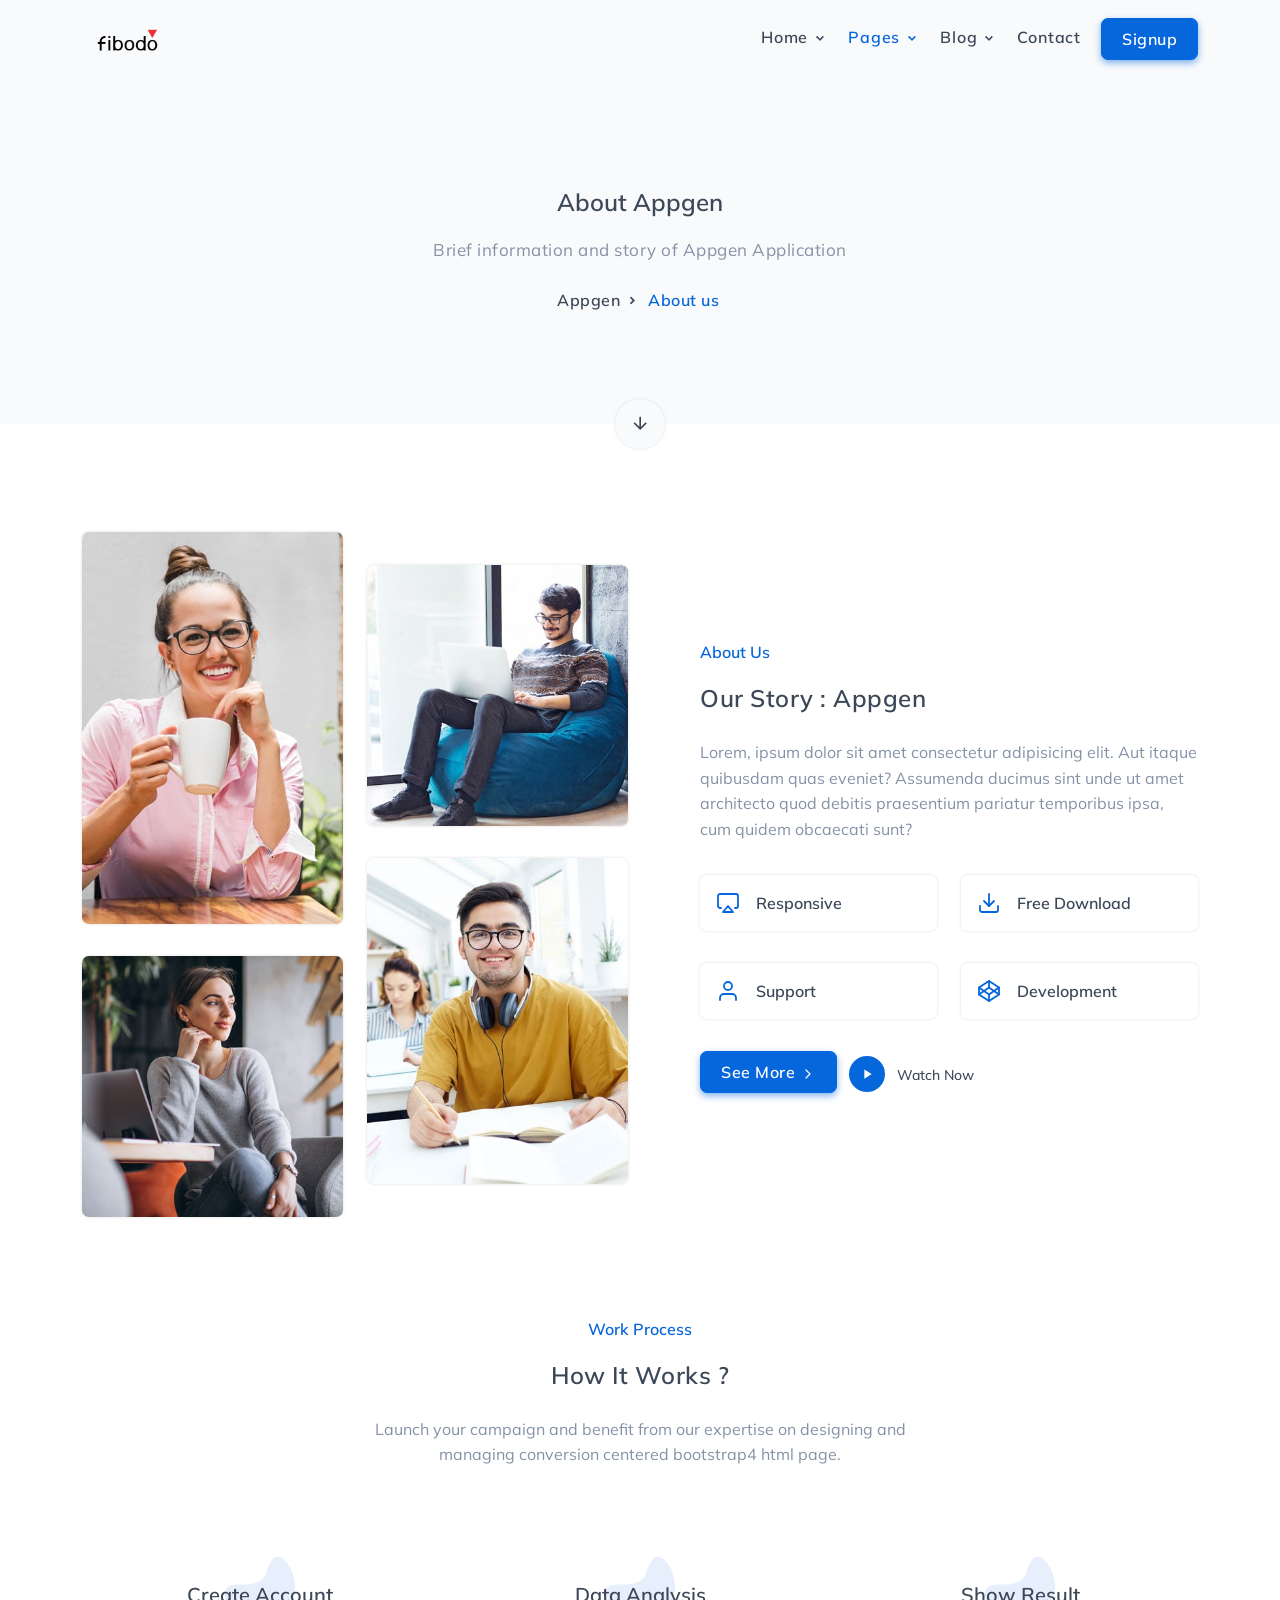
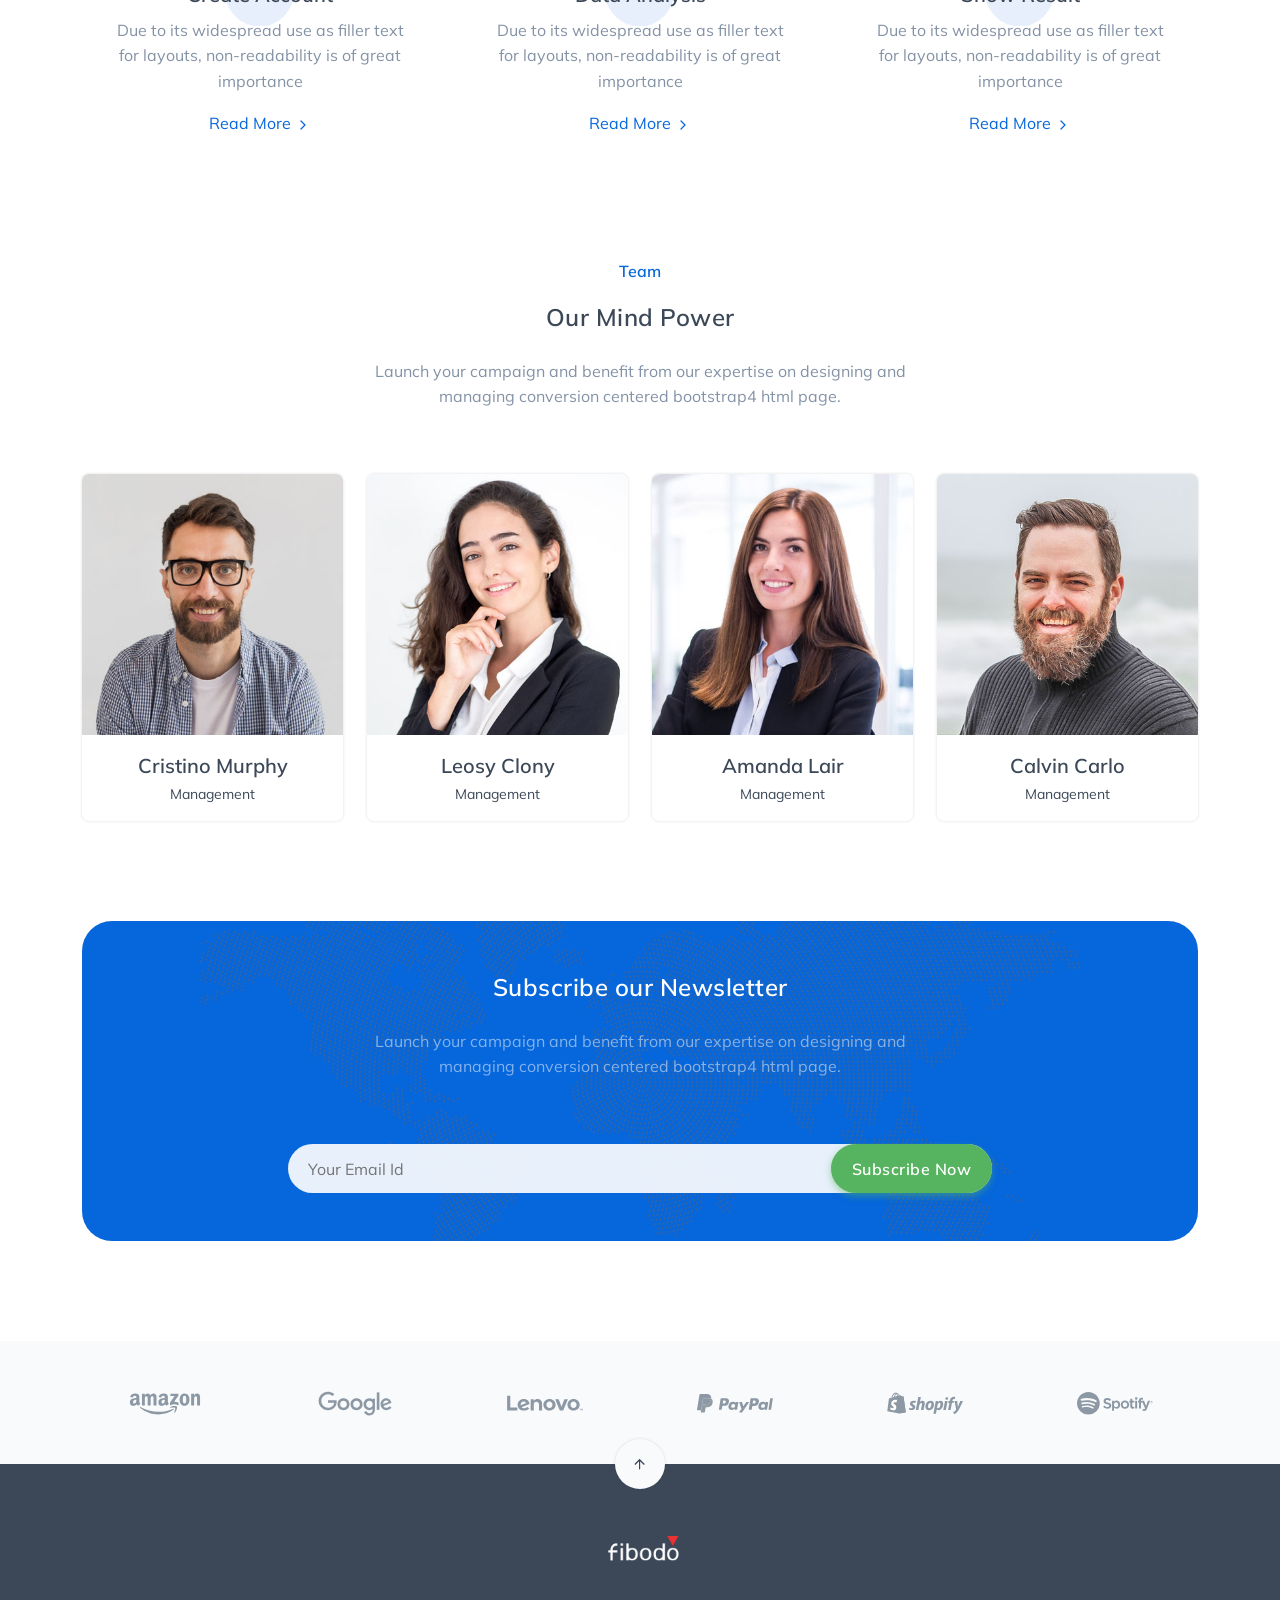
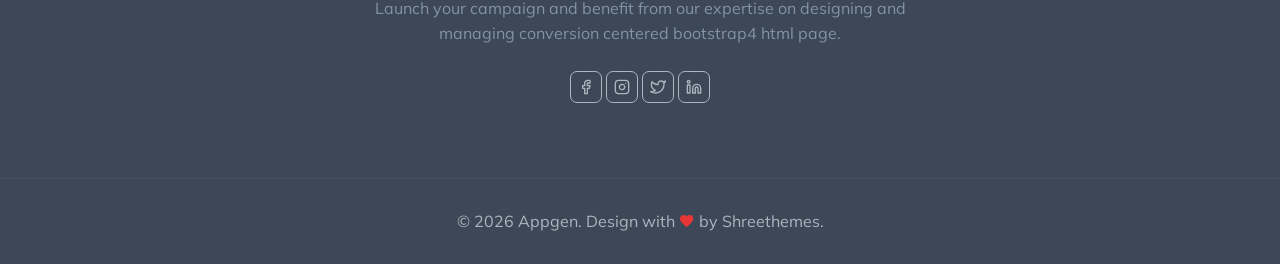
<file: about.html>
<!DOCTYPE html>
<html lang="en">

    <head>
        <meta charset="utf-8" />
        <title>Appgen - App & Saas Landing Template</title>
        <meta name="viewport" content="width=device-width, initial-scale=1.0">
        <meta name="description" content="App and Saas Landing Template" />
        <meta name="keywords" content="Application, Clean, Saas, Dashboard, Bootstrap 5" />
        <meta content="Shreethemes" name="author" />
        <!-- favicon -->
        <link rel="shortcut icon" href="images/favicon.ico">
        <!-- Bootstrap css -->
        <link href="css/bootstrap.min.css" rel="stylesheet" type="text/css" />
        <!-- Icons -->
        <link href="css/materialdesignicons.min.css" rel="stylesheet" type="text/css" />
        <!-- Slider -->               
        <link rel="stylesheet" href="css/tiny-slider.css"/>
        <!-- Main css File -->
        <link href="css/style.css" rel="stylesheet" type="text/css" />
    </head>

    <body>
        <!-- Loader Start -->
        <div id="preloader">
            <div id="status">
                <div class="logo">
                    <img src="images/logo-dark.png" height="25" class="d-block mx-auto" alt="">
                </div>
                <div class="sk-chase mt-4">
                    <div class="sk-chase-dot"></div>
                    <div class="sk-chase-dot"></div>
                    <div class="sk-chase-dot"></div>
                    <div class="sk-chase-dot"></div>
                    <div class="sk-chase-dot"></div>
                    <div class="sk-chase-dot"></div>
                </div>
            </div>
        </div>
        <!-- Loader End -->

        <!-- Navbar STart -->
        <header id="topnav" class="defaultscroll sticky">
            <div class="container">
                <!-- Logo container-->
                <div>
                    <a class="logo" href="index.html">
                        <img src="images/logo-dark.png" height="22" alt="">
                    </a>
                </div>                 
                <div class="buy-button">
                    <a href="signup.html" class="btn btn-primary">Signup</a>
                </div><!--end login button-->
                <!-- End Logo container-->
                <div class="menu-extras">
                    <div class="menu-item">
                        <!-- Mobile menu toggle-->
                        <a class="navbar-toggle" id="isToggle" onclick="toggleMenu()">
                            <div class="lines">
                                <span></span>
                                <span></span>
                                <span></span>
                            </div>
                        </a>
                        <!-- End mobile menu toggle-->
                    </div>
                </div>
        
                <div id="navigation">
                    <!-- Navigation Menu-->   
                    <ul class="navigation-menu">
                        <li class="has-submenu parent-menu-item">
                            <a href="javascript:void(0)">Home</a><span class="menu-arrow"></span>
                            <ul class="submenu">
                                <li><a href="index.html" class="sub-menu-item">Home One</a></li>
                                <li><a href="index-two.html" class="sub-menu-item">Home Two</a></li>
                                <li><a href="index-three.html" class="sub-menu-item">Home Three</a></li>
                                <li><a href="index-four.html" class="sub-menu-item">Home Four</a></li>
                                <li><a href="index-five.html" class="sub-menu-item">Home Five</a></li>
                                <li><a href="index-six.html" class="sub-menu-item">Home Six</a></li>
                                <li><a href="index-onepage.html" class="sub-menu-item">One Page</a></li>
                            </ul>
                        </li>
        
                        <li class="has-submenu parent-menu-item">
                            <a href="javascript:void(0)">Pages</a><span class="menu-arrow"></span>
                            <ul class="submenu">
                                <li><a href="about.html" class="sub-menu-item">Company</a></li>
                                <li><a href="services.html" class="sub-menu-item">Services</a></li>
                                <li><a href="faqs.html" class="sub-menu-item">FAQs</a></li>
                                <li><a href="login.html" class="sub-menu-item">Login</a></li>
                                <li><a href="signup.html" class="sub-menu-item">Signup</a></li>
                                <li><a href="reset-password.html" class="sub-menu-item">Reset Password</a></li>
                                <li><a href="404.html" class="sub-menu-item">404</a></li>
                            </ul>
                        </li>

                        <li class="has-submenu parent-menu-item">
                            <a href="javascript:void(0)">Blog</a><span class="menu-arrow"></span>
                            <ul class="submenu">
                                <li><a href="blog.html" class="sub-menu-item">Blog</a></li>
                                <li><a href="blog-detail.html" class="sub-menu-item">Single Blog</a></li>
                            </ul>
                        </li>

                        <li><a href="contact.html" class="sub-menu-item">Contact</a></li>
                    </ul><!--end navigation menu-->
                </div><!--end navigation-->
            </div><!--end container-->
        </header><!--end header-->
        <!-- Navbar End -->

        <!-- Hero Start -->
        <section class="bg-half bg-light d-table w-100">
            <div class="container">
                <div class="row justify-content-center">
                    <div class="col-lg-12 text-center">
                        <div class="title-heading">
                            <h4>About Appgen</h4>
                            <p class="text-muted para-desc mx-auto mt-3 mb-0">Brief information and story of Appgen Application</p> 
                            <nav aria-label="breadcrumb" class="d-inline-block mt-4">
                                <ul class="breadcrumb mb-0">
                                    <li class="breadcrumb-item"><a href="index.html">Appgen</a></li>
                                    <li class="breadcrumb-item active" aria-current="page">About us</li>
                                </ul>
                            </nav>
                        </div>
                    </div><!--end col-->
                    <div class="home-shape-arrow">
                        <a href="#about" class="scroll-down"><i class="mdi mdi-arrow-down arrow-icon bg-light text-dark h5"></i></a>
                    </div>
                </div><!--end row-->
            </div> <!--end container-->
        </section><!--end section-->
        <!-- Hero End -->

        <!-- About Start -->
        <section class="section" id="about">
            <div class="container">
                <div class="row align-items-center">
                    <div class="col-lg-6 col-md-6 order-2 order-md-1 mt-4 pt-2 mt-sm-0 opt-sm-0">
                        <div class="row align-items-center">
                            <div class="col-lg-6 col-md-6 col-6">
                                <div class="row">
                                    <div class="col-lg-12 col-md-12">
                                        <div class="card rounded border-0 shadow overflow-hidden">
                                            <img src="images/about/ab01.jpg" class="img-fluid" alt="Image">
                                        </div>
                                    </div><!--end col-->
    
                                    <div class="col-lg-12 col-md-12 mt-4 pt-2">
                                        <div class="card rounded border-0 shadow overflow-hidden">
                                            <img src="images/about/ab02.jpg" class="img-fluid" alt="Image">
                                        </div>
                                    </div><!--end col-->
                                </div><!--end row-->
                            </div><!--end col-->

                            <div class="col-lg-6 col-md-6 col-6">
                                <div class="row">
                                    <div class="col-lg-12 col-md-12">
                                        <div class="card rounded border-0 shadow overflow-hidden">
                                            <img src="images/about/ab03.jpg" class="img-fluid" alt="Image">
                                        </div>
                                    </div><!--end col-->
    
                                    <div class="col-lg-12 col-md-12 mt-4 pt-2">
                                        <div class="card rounded border-0 shadow overflow-hidden">
                                            <img src="images/about/ab04.jpg" class="img-fluid" alt="Image">
                                        </div>
                                    </div><!--end col-->
                                </div><!--end row-->
                            </div><!--end col-->
                        </div><!--end row-->
                    </div><!--end col-->

                    <div class="col-lg-6 col-md-6 col-12 order-1 order-md-2">
                        <div class="section-title ms-lg-5">
                            <h6 class="text-primary font-weight-normal mb-3">About Us</h6>
                            <h4 class="title mb-4">Our Story : Appgen</h4>
                            <p class="text-muted mb-0">Lorem, ipsum dolor sit amet consectetur adipisicing elit. Aut itaque quibusdam quas eveniet? Assumenda ducimus sint unde ut amet architecto quod debitis praesentium pariatur temporibus ipsa, cum quidem obcaecati sunt?</p>
                            
                            <div class="row">
                                <div class="col-lg-6 mt-4 pt-2">
                                    <div class="d-flex align-items-center rounded shadow p-3">
                                        <i data-feather="airplay" class="fea text-primary"></i>
                                        <h6 class="ms-3 mb-0"><a href="javascript:void(0)" class="text-dark">Responsive</a></h6>
                                    </div>
                                </div>
                                <div class="col-lg-6 mt-4 pt-2">
                                    <div class="d-flex align-items-center rounded shadow p-3">
                                        <i data-feather="download" class="fea text-primary"></i>
                                        <h6 class="ms-3 mb-0"><a href="javascript:void(0)" class="text-dark">Free Download</a></h6>
                                    </div>
                                </div>
                                <div class="col-lg-6 mt-4 pt-2">
                                    <div class="d-flex align-items-center rounded shadow p-3">
                                        <i data-feather="user" class="fea text-primary"></i>
                                        <h6 class="ms-3 mb-0"><a href="javascript:void(0)" class="text-dark">Support</a></h6>
                                    </div>
                                </div>
                                <div class="col-lg-6 mt-4 pt-2">
                                    <div class="d-flex align-items-center rounded shadow p-3">
                                        <i data-feather="codepen" class="fea text-primary"></i>
                                        <h6 class="ms-3 mb-0"><a href="javascript:void(0)" class="text-dark">Development</a></h6>
                                    </div>
                                </div>
                                <div class="col-12 mt-4 pt-2">
                                    <div class="watch-video">
                                        <a href="javascript:void(0)" class="btn btn-primary mb-2 me-2">See More <i data-feather="chevron-right" class="fea icon-sm"></i></a>
                                        <a href="javascript:void(0)" data-bs-toggle="modal" data-bs-target="#watchvideomodal" class="video-play-icon watch title-dark text-dark mb-2"><i class="mdi mdi-play play-icon-circle text-center d-inline-block me-2 rounded-pill text-white title-dark position-relative play play-iconbar"></i> Watch Now</a>
                                    </div>
                                </div>
                            </div>
                        </div>
                    </div><!--end col-->
                </div><!--enr row-->
            </div><!--end container-->

            <!-- Features Start -->
            <div class="container mt-100 mt-60">
                <div class="row justify-content-center">
                    <div class="col-12">
                        <div class="section-title text-center mb-4 pb-2">
                            <h6 class="text-primary font-weight-normal mb-3">Work Process</h6>
                            <h4 class="title mb-4">How It Works ?</h4>
                            <p class="para-desc mx-auto text-muted mb-0">Launch your campaign and benefit from our expertise on designing and managing conversion centered bootstrap4 html page.</p>
                        </div>
                    </div><!--end col-->
                </div><!--end row-->

                <div class="row">
                    <div class="col-lg-4 col-md-6 col-12 mt-4 pt-2">
                        <div class="feature position-relative text-center">
                            <div class="p-4 rounded position-relative overflow-hidden">
                                <div class="icon text-primary">
                                    <i class="uim uim-key-skeleton-alt"></i>
                                    <img src="images/shape-1.png" class="avatar avatar-small icon-shape" alt="">
                                </div>
                                <div class="content mt-4">
                                    <h5><a href="javascript:void(0)" class="title text-dark">Create Account</a></h5>
                                    <p class="text-muted">Due to its widespread use as filler text for layouts, non-readability is of great importance</p>
                                    <a href="javascript:void(0)" class="text-primary">Read More <i data-feather="chevron-right" class="fea icon-sm"></i></a>
                                </div>
                            </div>
                        </div>
                    </div><!--end col-->

                    <div class="col-lg-4 col-md-6 col-12 mt-4 pt-2">
                        <div class="feature position-relative text-center">
                            <div class="p-4 rounded position-relative overflow-hidden">
                                <div class="icon text-primary">
                                    <i class="uim uim-signal-alt-3"></i>
                                    <img src="images/shape-1.png" class="avatar avatar-small icon-shape" alt="">
                                </div>
                                <div class="content mt-4">
                                    <h5><a href="javascript:void(0)" class="title text-dark">Data Analysis</a></h5>
                                    <p class="text-muted">Due to its widespread use as filler text for layouts, non-readability is of great importance</p>
                                    <a href="javascript:void(0)" class="text-primary">Read More <i data-feather="chevron-right" class="fea icon-sm"></i></a>
                                </div>
                            </div>
                        </div>
                    </div><!--end col-->

                    <div class="col-lg-4 col-md-6 col-12 mt-4 pt-2">
                        <div class="feature position-relative text-center">
                            <div class="p-4 rounded position-relative overflow-hidden">
                                <div class="icon text-primary">
                                    <i class="uim uim-flip-v"></i>
                                    <img src="images/shape-1.png" class="avatar avatar-small icon-shape" alt="">
                                </div>
                                <div class="content mt-4">
                                    <h5><a href="javascript:void(0)" class="title text-dark">Show Result</a></h5>
                                    <p class="text-muted">Due to its widespread use as filler text for layouts, non-readability is of great importance</p>
                                    <a href="javascript:void(0)" class="text-primary">Read More <i data-feather="chevron-right" class="fea icon-sm"></i></a>
                                </div>
                            </div>
                        </div>
                    </div><!--end col-->
                </div><!--end row-->
            </div><!--end container-->

            <!-- Team Start -->
            <div class="container mt-100 mt-60">
                <div class="row justify-content-center">
                    <div class="col-12">
                        <div class="section-title text-center mb-4 pb-2">
                            <h6 class="text-primary font-weight-normal mb-3">Team</h6>
                            <h4 class="title mb-4">Our Mind Power</h4>
                            <p class="para-desc mx-auto text-muted mb-0">Launch your campaign and benefit from our expertise on designing and managing conversion centered bootstrap4 html page.</p>
                        </div>
                    </div><!--end col-->
                </div><!--end row-->

                <div class="row">
                    <div class="col-lg-3 col-md-6 mt-4 pt-2">
                        <div class="card border-0 text-center shadow border-0 overflow-hidden rounded">
                            <img src="images/client/01.jpg" class="img-fluid" alt="">
                            <div class="card-body">
                                <h5 class="mb-0">Cristino Murphy</h5>
                                <small>Management</small>
                            </div>
                        </div>
                    </div><!--end col-->
                    
                    <div class="col-lg-3 col-md-6 mt-4 pt-2">
                        <div class="card border-0 text-center shadow border-0 overflow-hidden rounded">
                            <img src="images/client/02.jpg" class="img-fluid" alt="">
                            <div class="card-body">
                                <h5 class="mb-0">Leosy Clony</h5>
                                <small>Management</small>
                            </div>
                        </div>
                    </div><!--end col-->
                    
                    <div class="col-lg-3 col-md-6 mt-4 pt-2">
                        <div class="card border-0 text-center shadow border-0 overflow-hidden rounded">
                            <img src="images/client/03.jpg" class="img-fluid" alt="">
                            <div class="card-body">
                                <h5 class="mb-0">Amanda Lair</h5>
                                <small>Management</small>
                            </div>
                        </div>
                    </div><!--end col-->
                    
                    <div class="col-lg-3 col-md-6 mt-4 pt-2">
                        <div class="card border-0 text-center shadow border-0 overflow-hidden rounded">
                            <img src="images/client/04.jpg" class="img-fluid" alt="">
                            <div class="card-body">
                                <h5 class="mb-0">Calvin Carlo</h5>
                                <small>Management</small>
                            </div>
                        </div>
                    </div><!--end col-->
                </div><!--end row-->
            </div><!--end container-->
            <!-- Team End -->

            <!-- CTA Start -->
            <div class="container mt-100 mt-60">
                <div class="py-5 px-4 bg-primary rounded-pill" style="background: url('images/map.png') center center;">
                    <div class="row justify-content-center">
                        <div class="col-12">
                            <div class="section-title text-center mb-4 pb-2">
                                <h4 class="title text-white mb-4">Subscribe our Newsletter</h4>
                                <p class="text-white-50 mx-auto para-desc mb-0">Launch your campaign and benefit from our expertise on designing and managing conversion centered bootstrap4 html page.</p>
                            </div>
                        </div><!--end col-->

                        <div class="col-lg-8">
                            <div class="text-center subcribe-form mt-4 pt-2">
                                <form>
                                    <div class="form-group mb-0">
                                        <input type="email" id="email" name="email" class="rounded-pill" placeholder="Your Email Id">
                                        <button type="submit" class="btn btn-pills btn-success">Subscribe Now</button>
                                    </div>
                                </form><!--end form-->
                            </div><!--end subscribe form-->
                        </div><!--end col-->
                    </div><!--end row-->
                </div><!--end div-->
            </div><!--end container-->
            <!-- CTA End -->
        </section><!--end section-->
        <!-- About End -->

        <!-- Client Start -->
        <section class="py-4 bg-light">
            <div class="container">
                <div class="row justify-content-center">
                    <div class="col-lg-2 col-md-2 col-6 text-center py-4">
                        <img src="images/client/amazon.svg" class="avatar avatar-ex-sm" alt="">
                    </div><!--end col-->

                    <div class="col-lg-2 col-md-2 col-6 text-center py-4">
                        <img src="images/client/google.svg" class="avatar avatar-ex-sm" alt="">
                    </div><!--end col-->
                    
                    <div class="col-lg-2 col-md-2 col-6 text-center py-4">
                        <img src="images/client/lenovo.svg" class="avatar avatar-ex-sm" alt="">
                    </div><!--end col-->
                    
                    <div class="col-lg-2 col-md-2 col-6 text-center py-4">
                        <img src="images/client/paypal.svg" class="avatar avatar-ex-sm" alt="">
                    </div><!--end col-->
                    
                    <div class="col-lg-2 col-md-2 col-6 text-center py-4">
                        <img src="images/client/shopify.svg" class="avatar avatar-ex-sm" alt="">
                    </div><!--end col-->
                    
                    <div class="col-lg-2 col-md-2 col-6 text-center py-4">
                        <img src="images/client/spotify.svg" class="avatar avatar-ex-sm" alt="">
                    </div><!--end col-->
                </div><!--end row-->
            </div><!--end container-->
        </section><!--end section-->
        <!-- Client End -->

        <!-- Footer Start -->
        <footer class="bg-dark py-5">
            <div class="container">
                <div class="row justify-content-center">
                    <div class="col-lg-7 mb-3">
                        <div class="text-center">
                            <a class="logo logo-footer" href="#">
                                <img src="images/logo-light.png" height="25" alt="">
                            </a>
                            <p class="text-muted para-desc mx-auto mt-3">Launch your campaign and benefit from our expertise on designing and managing conversion centered bootstrap4 html page.</p>
                            <ul class="list-unstyled social-icon social mb-0 mt-4">
                                <li class="list-inline-item"><a href="javascript:void(0)" class="rounded"><i data-feather="facebook" class="fea icon-sm fea-social"></i></a></li>
                                <li class="list-inline-item"><a href="javascript:void(0)" class="rounded"><i data-feather="instagram" class="fea icon-sm fea-social"></i></a></li>
                                <li class="list-inline-item"><a href="javascript:void(0)" class="rounded"><i data-feather="twitter" class="fea icon-sm fea-social"></i></a></li>
                                <li class="list-inline-item"><a href="javascript:void(0)" class="rounded"><i data-feather="linkedin" class="fea icon-sm fea-social"></i></a></li>
                            </ul><!--end icon-->
                        </div>
                    </div><!--end col-->
                </div><!--end row-->
            </div><!--end container-->
            <!-- Back to top -->    
            <a href="#" class="back-to-top" id="back-to-top" title="Top"> 
                <i class="mdi mdi-arrow-up icons bg-light text-dark"> </i> 
            </a>
            <!-- Back to top -->
        </footer><!--end footer-->
        <footer class="footer-bar bg-dark">
            <div class="container">
                <div class="row justify-content-center">
                    <div class="col-12 text-center">
                        <p class="mb-0 footer-text para-desc mx-auto">© <script>document.write(new Date().getFullYear())</script> <span class="text-reset">Appgen</span>. Design with <i class="mdi mdi-heart text-danger"></i> by <a href="http://shreethemes.in" target="_blank" class="text-reset">Shreethemes</a>.</p>
                    </div><!--end col-->
                </div><!--end row-->
            </div><!--end container-->
        </footer><!--end footer-->
        <!-- Footer End -->

        <!-- Video Popup Start -->
        <div class="modal fade" id="watchvideomodal" tabindex="-1" aria-hidden="true">
            <div class="modal-dialog modal-dialog-centered modal-lg">
                <div class="modal-content video-modal rounded overflow-hidden">
                    <!-- <video class="w-100" controls autoplay muted loop>
                        <source src="https://www.w3schools.com/html/mov_bbb.mp4" type="video/mp4"> -->
                        <!--Browser does not support <video> tag -->
                    <!-- </video> -->
                    <!--If you want to use your own video please set your files path-->


                    <!-- <div class="ratio ratio-16x9">
                        <iframe src="https://www.youtube.com/embed/jNTZpfXYJa4?rel=0" title="YouTube video" allowfullscreen></iframe>
                    </div> -->
                    <!--If you want to use the youtube link please try the above code-->

                    <div class="ratio ratio-16x9">
                        <iframe src="http://player.vimeo.com/video/99025203" title="Vimeo video" allowfullscreen></iframe>
                    </div>
                    <!--If you want to use the Vimeo link please try the above code-->
                </div>
            </div>
        </div>
        <!-- Video Popup End -->
        
        <!-- javascript -->
        <script src="js/bootstrap.bundle.min.js"></script>
        <!-- Icon -->
        <script src="js/feather.min.js"></script>
        <script src="https://unicons.iconscout.com/release/v3.0.6/script/monochrome/bundle.js"/></script>
        <!-- SLIDER -->
        <script src="js/tiny-slider.js "></script>
        <script src="js/tiny-slider-init.js "></script>
        <!-- Contact -->
        <script src="js/contact.js"></script>
        <!-- Main Js -->
        <script src="js/app.js"></script>
    </body>
</html>
</file>
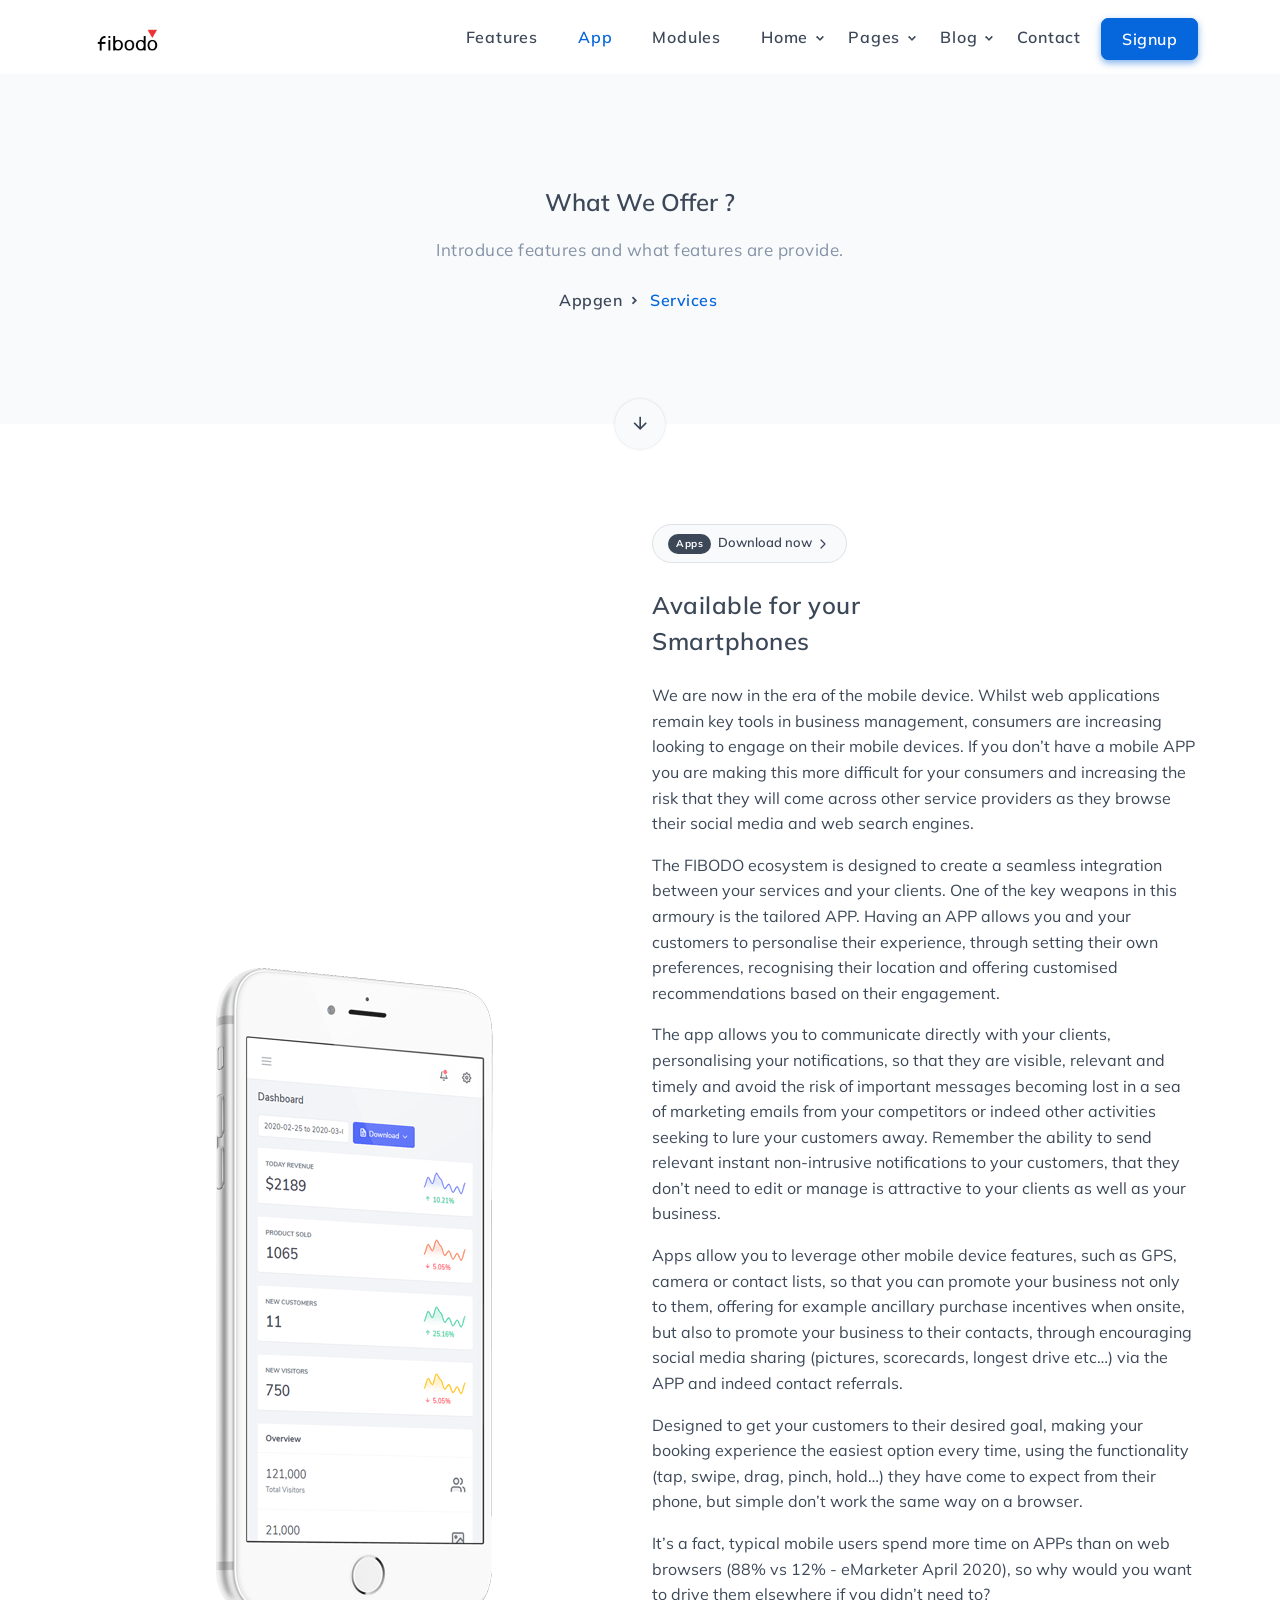
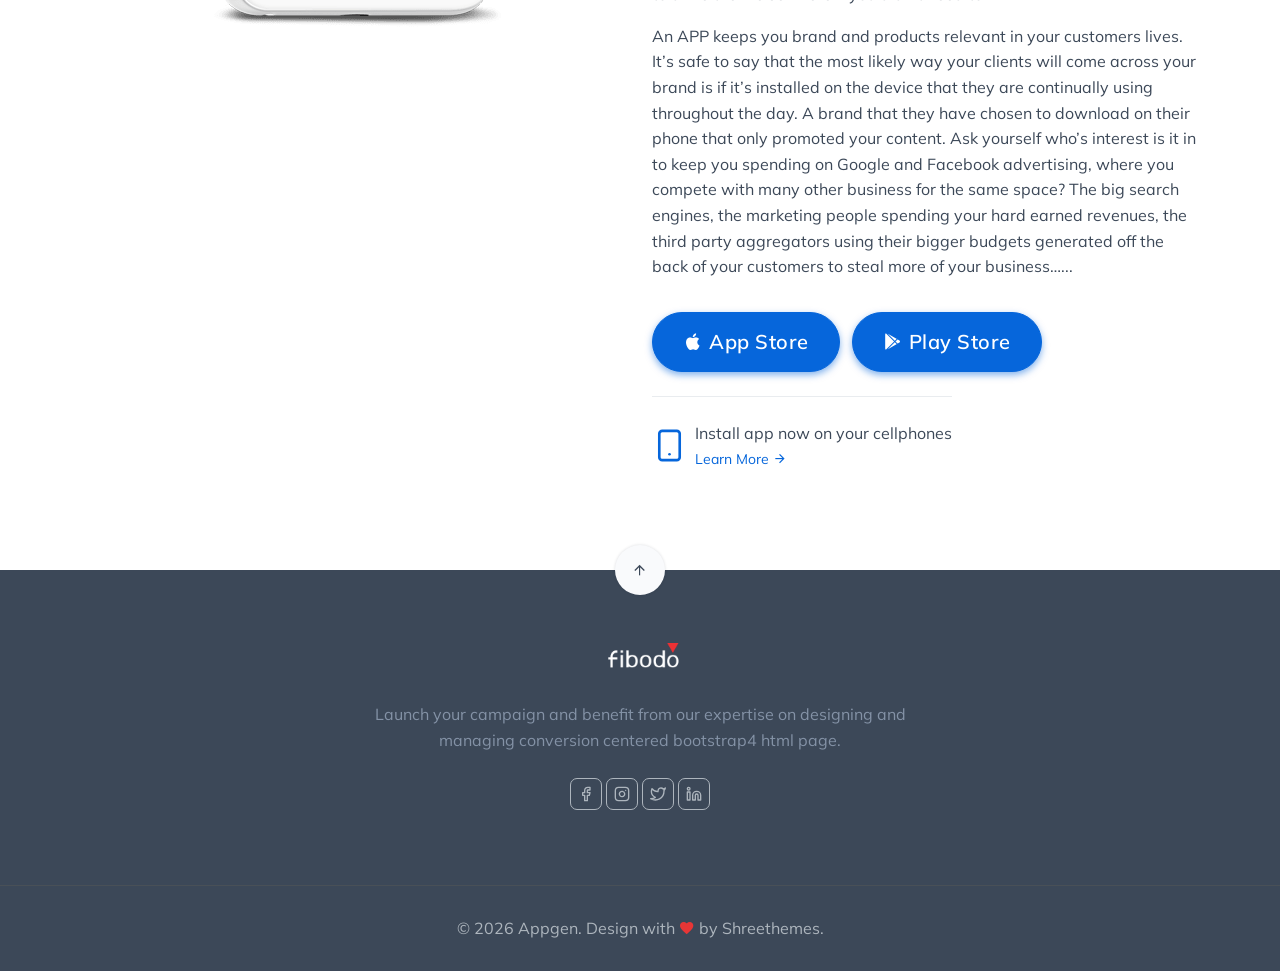
<file: app.html>
<!DOCTYPE html>
<html lang="en">
    <head>
        <meta charset="utf-8" />
        <title>fibodo</title>
        <meta name="viewport" content="width=device-width, initial-scale=1.0">
        <meta name="description" content="App and Saas Landing Template" />
        <meta name="keywords" content="Application, Clean, Saas, Dashboard, Bootstrap 5" />
        <meta content="Shreethemes" name="author" />
        <!-- favicon -->
        <link rel="shortcut icon" href="images/favicon.ico">
        <!-- Bootstrap css -->
        <link href="css/bootstrap.min.css" rel="stylesheet" type="text/css" />
        <!-- Icons -->
        <link href="css/materialdesignicons.min.css" rel="stylesheet" type="text/css" />
        <link rel="stylesheet" href="https://unicons.iconscout.com/release/v3.0.6/css/line.css">
        <!-- Main css File -->
        <link href="css/style.css" rel="stylesheet" type="text/css" />
    </head>

    <body>
        <!-- Loader Start -->
        <div id="preloader">
            <div id="status">
                <div class="logo">
                    <img src="images/logo-dark.png" height="25" class="d-block mx-auto" alt="">
                </div>
                <div class="sk-chase mt-4">
                    <div class="sk-chase-dot"></div>
                    <div class="sk-chase-dot"></div>
                    <div class="sk-chase-dot"></div>
                    <div class="sk-chase-dot"></div>
                    <div class="sk-chase-dot"></div>
                    <div class="sk-chase-dot"></div>
                </div>
            </div>
        </div>
        <!-- Loader End -->

        <!-- Navbar STart -->
        <header id="topnav" class="defaultscroll sticky bg-white">
            <div class="container">
                <!-- Logo container-->
                <div>
                    <a class="logo" href="index.html">
                        <img src="images/logo-dark.png" height="22" alt="">
                    </a>
                </div>                 
                <div class="buy-button">
                    <a href="signup.html" class="btn btn-primary">Signup</a>
                </div><!--end login button-->
                <!-- End Logo container-->
                <div class="menu-extras">
                    <div class="menu-item">
                        <!-- Mobile menu toggle-->
                        <a class="navbar-toggle" id="isToggle" onclick="toggleMenu()">
                            <div class="lines">
                                <span></span>
                                <span></span>
                                <span></span>
                            </div>
                        </a>
                        <!-- End mobile menu toggle-->
                    </div>
                </div>
        
                <div id="navigation">
                    <!-- Navigation Menu-->   
                    <ul class="navigation-menu">
                        <li><a href="features.html" class="sub-menu-item">Features</a></li>
                        <li><a href="app.html" class="sub-menu-item">App</a></li>
                        <li><a href="modules.html" class="sub-menu-item">Modules</a></li>
                        <li class="has-submenu parent-menu-item">
                            <a href="javascript:void(0)">Home</a><span class="menu-arrow"></span>
                            <ul class="submenu">
                                <li><a href="index.html" class="sub-menu-item">Home One</a></li>
                                <li><a href="index-two.html" class="sub-menu-item">Home Two</a></li>
                                <li><a href="index-three.html" class="sub-menu-item">Home Three</a></li>
                                <li><a href="index-four.html" class="sub-menu-item">Home Four</a></li>
                                <li><a href="index-five.html" class="sub-menu-item">Home Five</a></li>
                                <li><a href="index-six.html" class="sub-menu-item">Home Six</a></li>
                                <li><a href="index-onepage.html" class="sub-menu-item">One Page</a></li>
                            </ul>
                        </li>
        
                        <li class="has-submenu parent-menu-item">
                            <a href="javascript:void(0)">Pages</a><span class="menu-arrow"></span>
                            <ul class="submenu">
                                <li><a href="about.html" class="sub-menu-item">Company</a></li>
                                <li><a href="services.html" class="sub-menu-item">Services</a></li>
                                <li><a href="faqs.html" class="sub-menu-item">FAQs</a></li>
                                <li><a href="login.html" class="sub-menu-item">Login</a></li>
                                <li><a href="signup.html" class="sub-menu-item">Signup</a></li>
                                <li><a href="reset-password.html" class="sub-menu-item">Reset Password</a></li>
                                <li><a href="404.html" class="sub-menu-item">404</a></li>
                            </ul>
                        </li>

                        <li class="has-submenu parent-menu-item">
                            <a href="javascript:void(0)">Blog</a><span class="menu-arrow"></span>
                            <ul class="submenu">
                                <li><a href="blog.html" class="sub-menu-item">Blog</a></li>
                                <li><a href="blog-detail.html" class="sub-menu-item">Single Blog</a></li>
                            </ul>
                        </li>

                        <li><a href="contact.html" class="sub-menu-item">Contact</a></li>
                    </ul><!--end navigation menu-->
                </div><!--end navigation-->
            </div><!--end container-->
        </header><!--end header-->
        <!-- Navbar End -->

        <!-- Hero Start -->
        <section class="bg-half bg-light d-table w-100">
            <div class="container">
                <div class="row justify-content-center">
                    <div class="col-lg-12 text-center">
                        <div class="title-heading">
                            <h4>What We Offer ?</h4>
                            <p class="text-muted para-desc mx-auto mt-3 mb-0">Introduce features and what features are provide.</p> 
                            <nav aria-label="breadcrumb" class="d-inline-block mt-4">
                                <ul class="breadcrumb mb-0">
                                    <li class="breadcrumb-item"><a href="index.html">Appgen</a></li>
                                    <li class="breadcrumb-item active" aria-current="page">Services</li>
                                </ul>
                            </nav>
                        </div>
                    </div><!--end col-->
                    <div class="home-shape-arrow">
                        <a href="#services" class="scroll-down"><i class="mdi mdi-arrow-down arrow-icon bg-light text-dark h5"></i></a>
                    </div>
                </div><!--end row-->
            </div> <!--end container-->
        </section><!--end section-->
        <!-- Hero End -->

       <!-- Download Start -->
       <section class="section" id="download">
        <div class="container">
            <div class="row align-items-center">
                <div class="col-lg-6 col-md-6 col-12">
                    <img src="images/app/mobile-2.png" class="img-fluid d-block mx-auto" alt="">
                </div><!--end col-->

                <div class="col-lg-6 col-md-6 col-12 mt-4 mt-sm-0 pt-2 pt-sm-0">
                    <div class="section-title">
                        <div class="alert alert-light alert-pills" role="alert">
                            <span class="badge bg-dark rounded-pill me-1">Apps</span>
                            <span class="content">Download now <i data-feather="chevron-right" class="fea icon-sm"></i></span>
                         </div>
                        <h4 class="title mb-4 mt-2">Available for your <br> Smartphones</h4>
                        <p>We are now in the era of the mobile device. Whilst web applications remain key tools in business management, consumers are increasing looking to engage on their mobile devices. If you don’t have a mobile APP you are making this more difficult for your consumers and increasing the risk that they will come across other service providers as they browse their social media and web search engines.</p>
<p>The FIBODO ecosystem is designed to create a seamless integration between your services and your clients. One of the key weapons in this armoury is the tailored APP. Having an APP allows you and your customers to personalise their experience,  through setting their own preferences, recognising their location and offering customised recommendations based on their engagement. </p>
<p>The app allows you to communicate directly with your clients, personalising your notifications, so that they are visible, relevant and timely and avoid the risk of important messages becoming lost in a sea of marketing emails from your competitors or indeed other activities seeking to lure your customers away. Remember the ability to send relevant instant non-intrusive notifications to your customers, that they don’t need to edit or manage is attractive to your clients as well as your business.</p>
<p>Apps allow you to leverage other mobile device features, such as GPS, camera or contact lists, so that you can promote your business not only to them, offering for example ancillary purchase incentives when onsite, but also to promote your business to their contacts, through encouraging social media sharing (pictures, scorecards, longest drive etc…) via the APP and indeed contact referrals.</p>
<p>Designed to get your customers to their desired goal, making your booking experience the easiest option every time, using the functionality (tap, swipe, drag, pinch, hold…) they have come to expect from their phone, but simple don’t work the same way on a browser.</p>
<p>It’s a fact, typical mobile users spend more time on APPs than on web browsers (88% vs 12% - eMarketer April 2020), so why would you want to drive them elsewhere if you didn’t need to?</p>
<p>An APP keeps you brand and products relevant in your customers lives. It’s safe to say that the most likely way your clients will come across your brand is if it’s installed on the device that they are continually using throughout the day. A brand that they have chosen to download on their phone that only promoted your content. Ask yourself who’s interest is it in to keep you spending on Google and Facebook advertising, where you compete with many other business for the same space? The big search engines, the marketing people spending your hard earned revenues, the third party aggregators using their bigger budgets generated off the back of your customers to steal more of your business…...</p>
                        <div class="mt-4 mb-4">
                            <a href="javascript:void(0)" class="btn btn-pills btn-lg btn-primary mt-2 me-2"><i class="mdi mdi-apple"></i> App Store</a>
                            <a href="javascript:void(0)" class="btn btn-pills btn-lg btn-primary mt-2"><i class="mdi mdi-google-play"></i> Play Store</a>
                        </div>

                        <div class="d-inline-block">
                            <div class="pt-4 d-flex align-items-center border-top">
                                <i data-feather="smartphone" class="fea icon-md me-2 text-primary"></i>
                                <div class="content">
                                    <p class="mb-0">Install app now on your cellphones</p>
                                    <a href="javascript:void(0)" class="text-primary small">Learn More <i class="mdi mdi-arrow-right"></i></a> 
                                </div>
                            </div>
                        </div>
                    </div>
                </div><!--end col-->
            </div><!--end row-->
        </div><!--end container-->
    </section><!--end section-->
    <!-- Download End -->

        <!-- Footer Start -->
        <footer class="bg-dark py-5">
            <div class="container">
                <div class="row justify-content-center">
                    <div class="col-lg-7 mb-3">
                        <div class="text-center">
                            <a class="logo logo-footer" href="#">
                                <img src="images/logo-light.png" height="25" alt="">
                            </a>
                            <p class="text-muted para-desc mx-auto mt-3">Launch your campaign and benefit from our expertise on designing and managing conversion centered bootstrap4 html page.</p>
                            <ul class="list-unstyled social-icon social mb-0 mt-4">
                                <li class="list-inline-item"><a href="javascript:void(0)" class="rounded"><i data-feather="facebook" class="fea icon-sm fea-social"></i></a></li>
                                <li class="list-inline-item"><a href="javascript:void(0)" class="rounded"><i data-feather="instagram" class="fea icon-sm fea-social"></i></a></li>
                                <li class="list-inline-item"><a href="javascript:void(0)" class="rounded"><i data-feather="twitter" class="fea icon-sm fea-social"></i></a></li>
                                <li class="list-inline-item"><a href="javascript:void(0)" class="rounded"><i data-feather="linkedin" class="fea icon-sm fea-social"></i></a></li>
                            </ul><!--end icon-->
                        </div>
                    </div><!--end col-->
                </div><!--end row-->
            </div><!--end container-->
            <!-- Back to top -->    
            <a href="#" class="back-to-top" id="back-to-top" title="Top"> 
                <i class="mdi mdi-arrow-up icons bg-light text-dark"> </i> 
            </a>
            <!-- Back to top -->
        </footer><!--end footer-->
        <footer class="footer-bar bg-dark">
            <div class="container">
                <div class="row justify-content-center">
                    <div class="col-12 text-center">
                        <p class="mb-0 footer-text para-desc mx-auto">© <script>document.write(new Date().getFullYear())</script> <span class="text-reset">Appgen</span>. Design with <i class="mdi mdi-heart text-danger"></i> by <a href="http://shreethemes.in" target="_blank" class="text-reset">Shreethemes</a>.</p>
                    </div><!--end col-->
                </div><!--end row-->
            </div><!--end container-->
        </footer><!--end footer-->
        <!-- Footer End -->
        
        <!-- javascript -->
        <script src="js/bootstrap.bundle.min.js"></script>
        <!-- Icon -->
        <script src="js/feather.min.js"></script>
        <script src="https://unicons.iconscout.com/release/v3.0.6/script/monochrome/bundle.js"/></script>
        <!-- SLIDER -->
        <script src="js/tiny-slider.js "></script>
        <script src="js/tiny-slider-init.js "></script>
        <!-- Contact -->
        <script src="js/contact.js"></script>
        <!-- Main Js -->
        <script src="js/app.js"></script>
    </body>
</html>
</file>
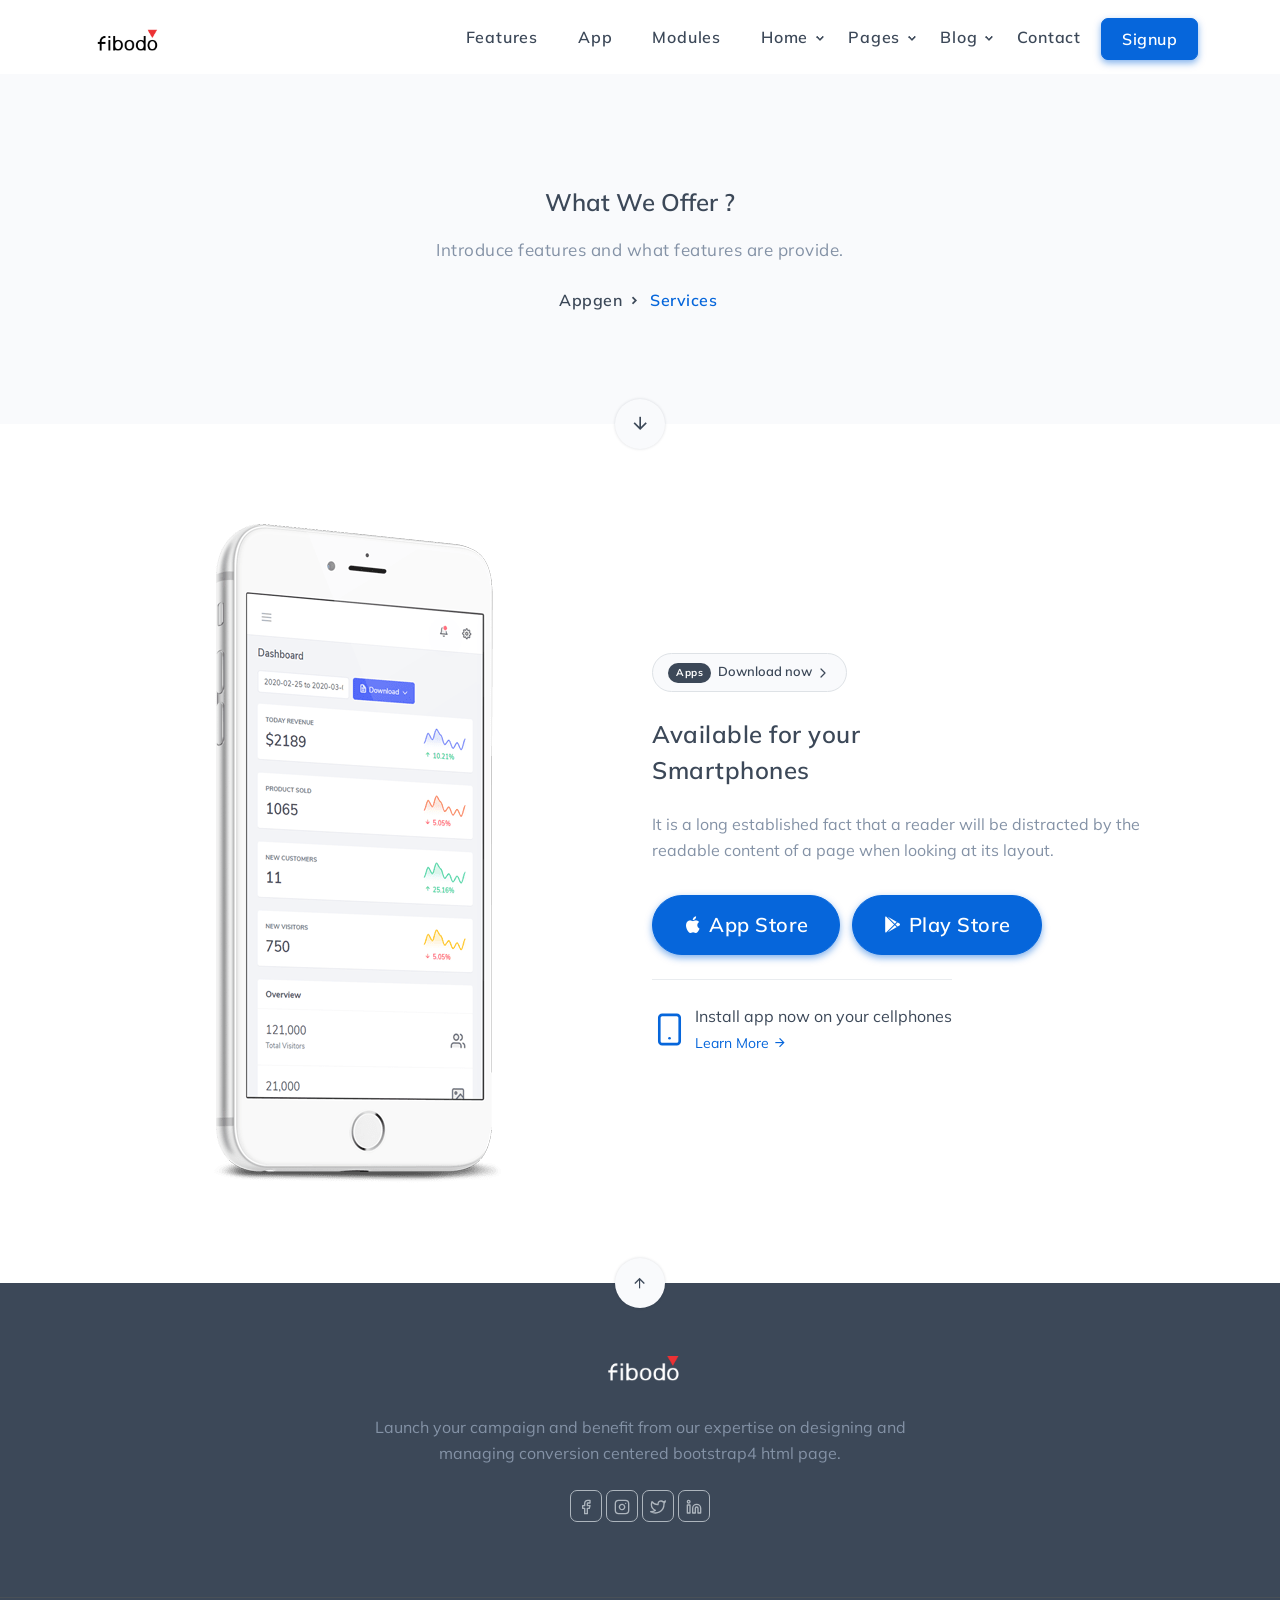
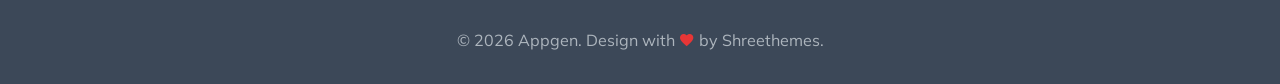
<file: apps.html>
<!DOCTYPE html>
<html lang="en">
    <head>
        <meta charset="utf-8" />
        <title>fibodo</title>
        <meta name="viewport" content="width=device-width, initial-scale=1.0">
        <meta name="description" content="App and Saas Landing Template" />
        <meta name="keywords" content="Application, Clean, Saas, Dashboard, Bootstrap 5" />
        <meta content="Shreethemes" name="author" />
        <!-- favicon -->
        <link rel="shortcut icon" href="images/favicon.ico">
        <!-- Bootstrap css -->
        <link href="css/bootstrap.min.css" rel="stylesheet" type="text/css" />
        <!-- Icons -->
        <link href="css/materialdesignicons.min.css" rel="stylesheet" type="text/css" />
        <link rel="stylesheet" href="https://unicons.iconscout.com/release/v3.0.6/css/line.css">
        <!-- Main css File -->
        <link href="css/style.css" rel="stylesheet" type="text/css" />
    </head>

    <body>
        <!-- Loader Start -->
        <div id="preloader">
            <div id="status">
                <div class="logo">
                    <img src="images/logo-dark.png" height="25" class="d-block mx-auto" alt="">
                </div>
                <div class="sk-chase mt-4">
                    <div class="sk-chase-dot"></div>
                    <div class="sk-chase-dot"></div>
                    <div class="sk-chase-dot"></div>
                    <div class="sk-chase-dot"></div>
                    <div class="sk-chase-dot"></div>
                    <div class="sk-chase-dot"></div>
                </div>
            </div>
        </div>
        <!-- Loader End -->

        <!-- Navbar STart -->
        <header id="topnav" class="defaultscroll sticky bg-white">
            <div class="container">
                <!-- Logo container-->
                <div>
                    <a class="logo" href="index.html">
                        <img src="images/logo-dark.png" height="22" alt="">
                    </a>
                </div>                 
                <div class="buy-button">
                    <a href="signup.html" class="btn btn-primary">Signup</a>
                </div><!--end login button-->
                <!-- End Logo container-->
                <div class="menu-extras">
                    <div class="menu-item">
                        <!-- Mobile menu toggle-->
                        <a class="navbar-toggle" id="isToggle" onclick="toggleMenu()">
                            <div class="lines">
                                <span></span>
                                <span></span>
                                <span></span>
                            </div>
                        </a>
                        <!-- End mobile menu toggle-->
                    </div>
                </div>
        
                <div id="navigation">
                    <!-- Navigation Menu-->   
                    <ul class="navigation-menu">
                        <li><a href="features.html" class="sub-menu-item">Features</a></li>
                        <li><a href="app.html" class="sub-menu-item">App</a></li>
                        <li><a href="modules.html" class="sub-menu-item">Modules</a></li>
                        <li class="has-submenu parent-menu-item">
                            <a href="javascript:void(0)">Home</a><span class="menu-arrow"></span>
                            <ul class="submenu">
                                <li><a href="index.html" class="sub-menu-item">Home One</a></li>
                                <li><a href="index-two.html" class="sub-menu-item">Home Two</a></li>
                                <li><a href="index-three.html" class="sub-menu-item">Home Three</a></li>
                                <li><a href="index-four.html" class="sub-menu-item">Home Four</a></li>
                                <li><a href="index-five.html" class="sub-menu-item">Home Five</a></li>
                                <li><a href="index-six.html" class="sub-menu-item">Home Six</a></li>
                                <li><a href="index-onepage.html" class="sub-menu-item">One Page</a></li>
                            </ul>
                        </li>
        
                        <li class="has-submenu parent-menu-item">
                            <a href="javascript:void(0)">Pages</a><span class="menu-arrow"></span>
                            <ul class="submenu">
                                <li><a href="about.html" class="sub-menu-item">Company</a></li>
                                <li><a href="services.html" class="sub-menu-item">Services</a></li>
                                <li><a href="faqs.html" class="sub-menu-item">FAQs</a></li>
                                <li><a href="login.html" class="sub-menu-item">Login</a></li>
                                <li><a href="signup.html" class="sub-menu-item">Signup</a></li>
                                <li><a href="reset-password.html" class="sub-menu-item">Reset Password</a></li>
                                <li><a href="404.html" class="sub-menu-item">404</a></li>
                            </ul>
                        </li>

                        <li class="has-submenu parent-menu-item">
                            <a href="javascript:void(0)">Blog</a><span class="menu-arrow"></span>
                            <ul class="submenu">
                                <li><a href="blog.html" class="sub-menu-item">Blog</a></li>
                                <li><a href="blog-detail.html" class="sub-menu-item">Single Blog</a></li>
                            </ul>
                        </li>

                        <li><a href="contact.html" class="sub-menu-item">Contact</a></li>
                    </ul><!--end navigation menu-->
                </div><!--end navigation-->
            </div><!--end container-->
        </header><!--end header-->
        <!-- Navbar End -->

        <!-- Hero Start -->
        <section class="bg-half bg-light d-table w-100">
            <div class="container">
                <div class="row justify-content-center">
                    <div class="col-lg-12 text-center">
                        <div class="title-heading">
                            <h4>What We Offer ?</h4>
                            <p class="text-muted para-desc mx-auto mt-3 mb-0">Introduce features and what features are provide.</p> 
                            <nav aria-label="breadcrumb" class="d-inline-block mt-4">
                                <ul class="breadcrumb mb-0">
                                    <li class="breadcrumb-item"><a href="index.html">Appgen</a></li>
                                    <li class="breadcrumb-item active" aria-current="page">Services</li>
                                </ul>
                            </nav>
                        </div>
                    </div><!--end col-->
                    <div class="home-shape-arrow">
                        <a href="#services" class="scroll-down"><i class="mdi mdi-arrow-down arrow-icon bg-light text-dark h5"></i></a>
                    </div>
                </div><!--end row-->
            </div> <!--end container-->
        </section><!--end section-->
        <!-- Hero End -->

       <!-- Download Start -->
       <section class="section" id="download">
        <div class="container">
            <div class="row align-items-center">
                <div class="col-lg-6 col-md-6 col-12">
                    <img src="images/app/mobile-2.png" class="img-fluid d-block mx-auto" alt="">
                </div><!--end col-->

                <div class="col-lg-6 col-md-6 col-12 mt-4 mt-sm-0 pt-2 pt-sm-0">
                    <div class="section-title">
                        <div class="alert alert-light alert-pills" role="alert">
                            <span class="badge bg-dark rounded-pill me-1">Apps</span>
                            <span class="content">Download now <i data-feather="chevron-right" class="fea icon-sm"></i></span>
                         </div>
                        <h4 class="title mb-4 mt-2">Available for your <br> Smartphones</h4>
                        <p class="text-muted para-desc mb-0">It is a long established fact that a reader will be distracted by the readable content of a page when looking at its layout.</p>
                        <div class="mt-4 mb-4">
                            <a href="javascript:void(0)" class="btn btn-pills btn-lg btn-primary mt-2 me-2"><i class="mdi mdi-apple"></i> App Store</a>
                            <a href="javascript:void(0)" class="btn btn-pills btn-lg btn-primary mt-2"><i class="mdi mdi-google-play"></i> Play Store</a>
                        </div>

                        <div class="d-inline-block">
                            <div class="pt-4 d-flex align-items-center border-top">
                                <i data-feather="smartphone" class="fea icon-md me-2 text-primary"></i>
                                <div class="content">
                                    <p class="mb-0">Install app now on your cellphones</p>
                                    <a href="javascript:void(0)" class="text-primary small">Learn More <i class="mdi mdi-arrow-right"></i></a> 
                                </div>
                            </div>
                        </div>
                    </div>
                </div><!--end col-->
            </div><!--end row-->
        </div><!--end container-->
    </section><!--end section-->
    <!-- Download End -->

        <!-- Footer Start -->
        <footer class="bg-dark py-5">
            <div class="container">
                <div class="row justify-content-center">
                    <div class="col-lg-7 mb-3">
                        <div class="text-center">
                            <a class="logo logo-footer" href="#">
                                <img src="images/logo-light.png" height="25" alt="">
                            </a>
                            <p class="text-muted para-desc mx-auto mt-3">Launch your campaign and benefit from our expertise on designing and managing conversion centered bootstrap4 html page.</p>
                            <ul class="list-unstyled social-icon social mb-0 mt-4">
                                <li class="list-inline-item"><a href="javascript:void(0)" class="rounded"><i data-feather="facebook" class="fea icon-sm fea-social"></i></a></li>
                                <li class="list-inline-item"><a href="javascript:void(0)" class="rounded"><i data-feather="instagram" class="fea icon-sm fea-social"></i></a></li>
                                <li class="list-inline-item"><a href="javascript:void(0)" class="rounded"><i data-feather="twitter" class="fea icon-sm fea-social"></i></a></li>
                                <li class="list-inline-item"><a href="javascript:void(0)" class="rounded"><i data-feather="linkedin" class="fea icon-sm fea-social"></i></a></li>
                            </ul><!--end icon-->
                        </div>
                    </div><!--end col-->
                </div><!--end row-->
            </div><!--end container-->
            <!-- Back to top -->    
            <a href="#" class="back-to-top" id="back-to-top" title="Top"> 
                <i class="mdi mdi-arrow-up icons bg-light text-dark"> </i> 
            </a>
            <!-- Back to top -->
        </footer><!--end footer-->
        <footer class="footer-bar bg-dark">
            <div class="container">
                <div class="row justify-content-center">
                    <div class="col-12 text-center">
                        <p class="mb-0 footer-text para-desc mx-auto">© <script>document.write(new Date().getFullYear())</script> <span class="text-reset">Appgen</span>. Design with <i class="mdi mdi-heart text-danger"></i> by <a href="http://shreethemes.in" target="_blank" class="text-reset">Shreethemes</a>.</p>
                    </div><!--end col-->
                </div><!--end row-->
            </div><!--end container-->
        </footer><!--end footer-->
        <!-- Footer End -->
        
        <!-- javascript -->
        <script src="js/bootstrap.bundle.min.js"></script>
        <!-- Icon -->
        <script src="js/feather.min.js"></script>
        <script src="https://unicons.iconscout.com/release/v3.0.6/script/monochrome/bundle.js"/></script>
        <!-- SLIDER -->
        <script src="js/tiny-slider.js "></script>
        <script src="js/tiny-slider-init.js "></script>
        <!-- Contact -->
        <script src="js/contact.js"></script>
        <!-- Main Js -->
        <script src="js/app.js"></script>
    </body>
</html>
</file>
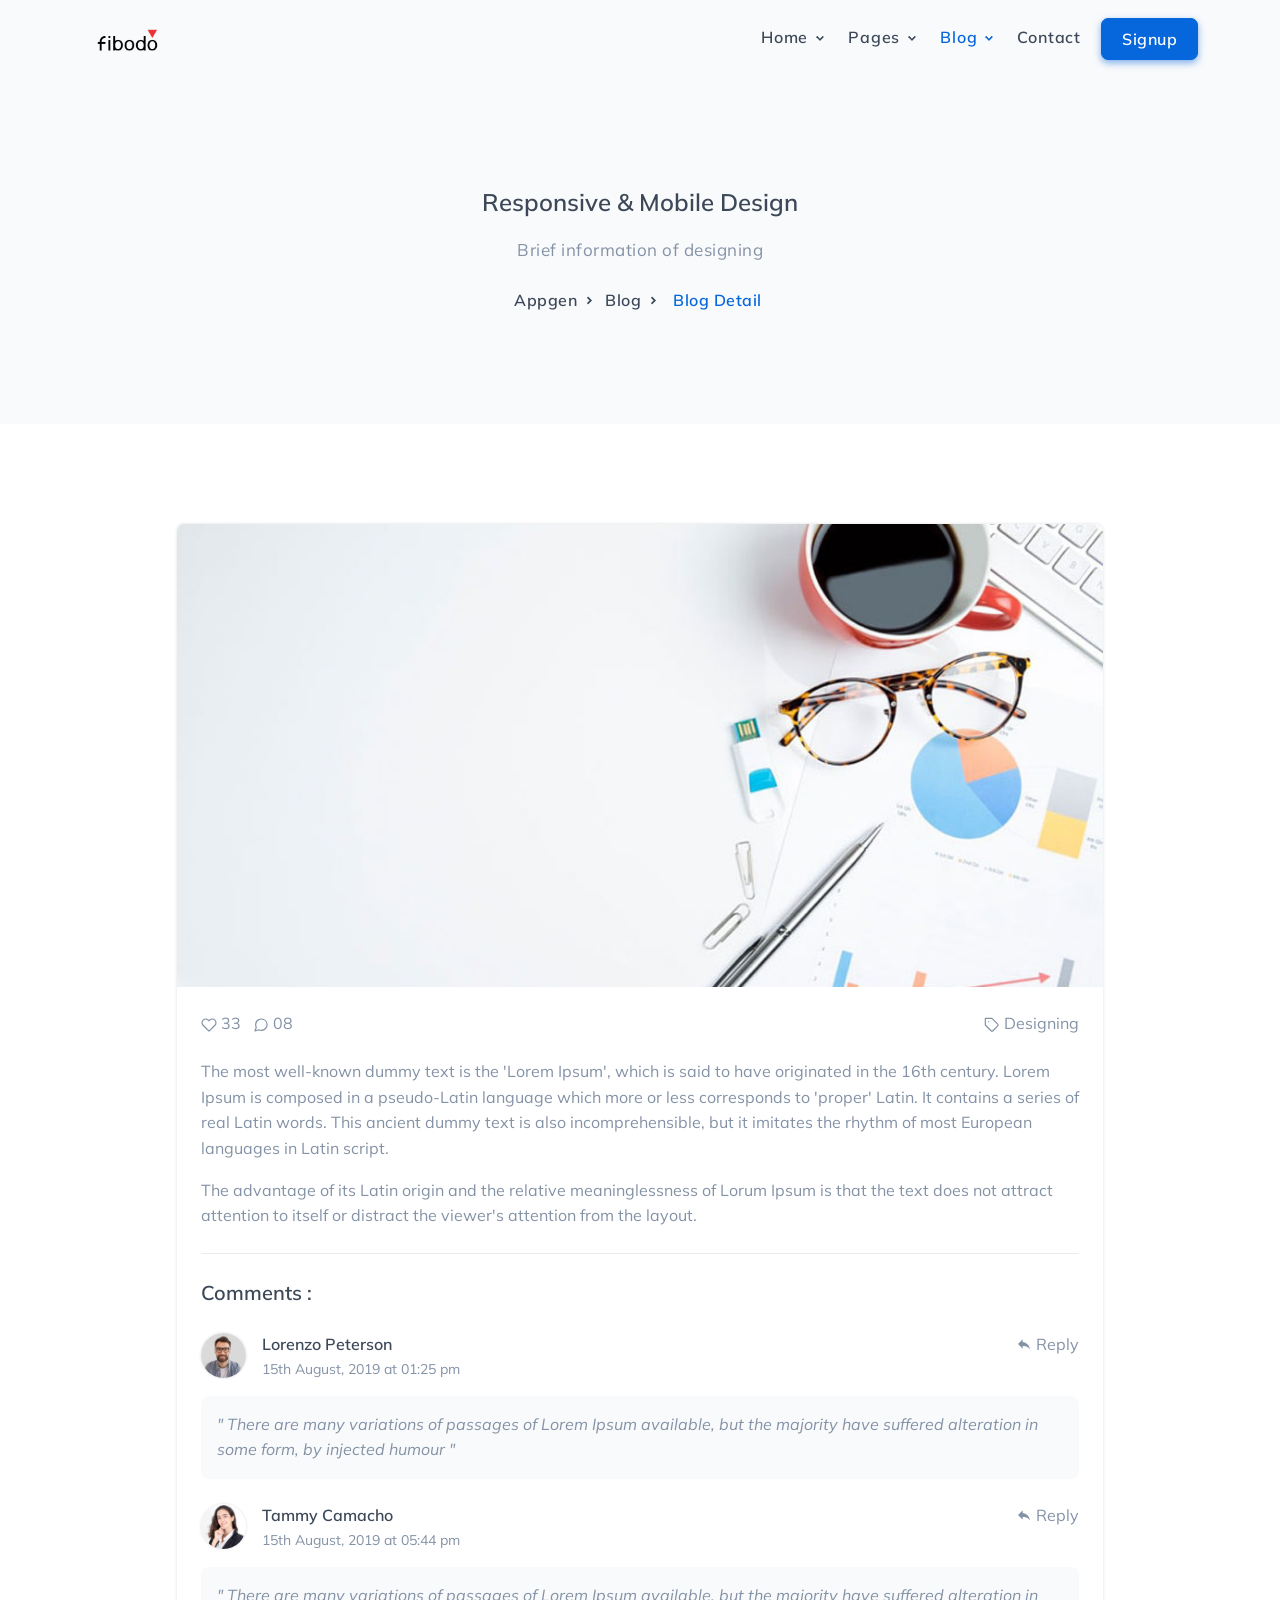
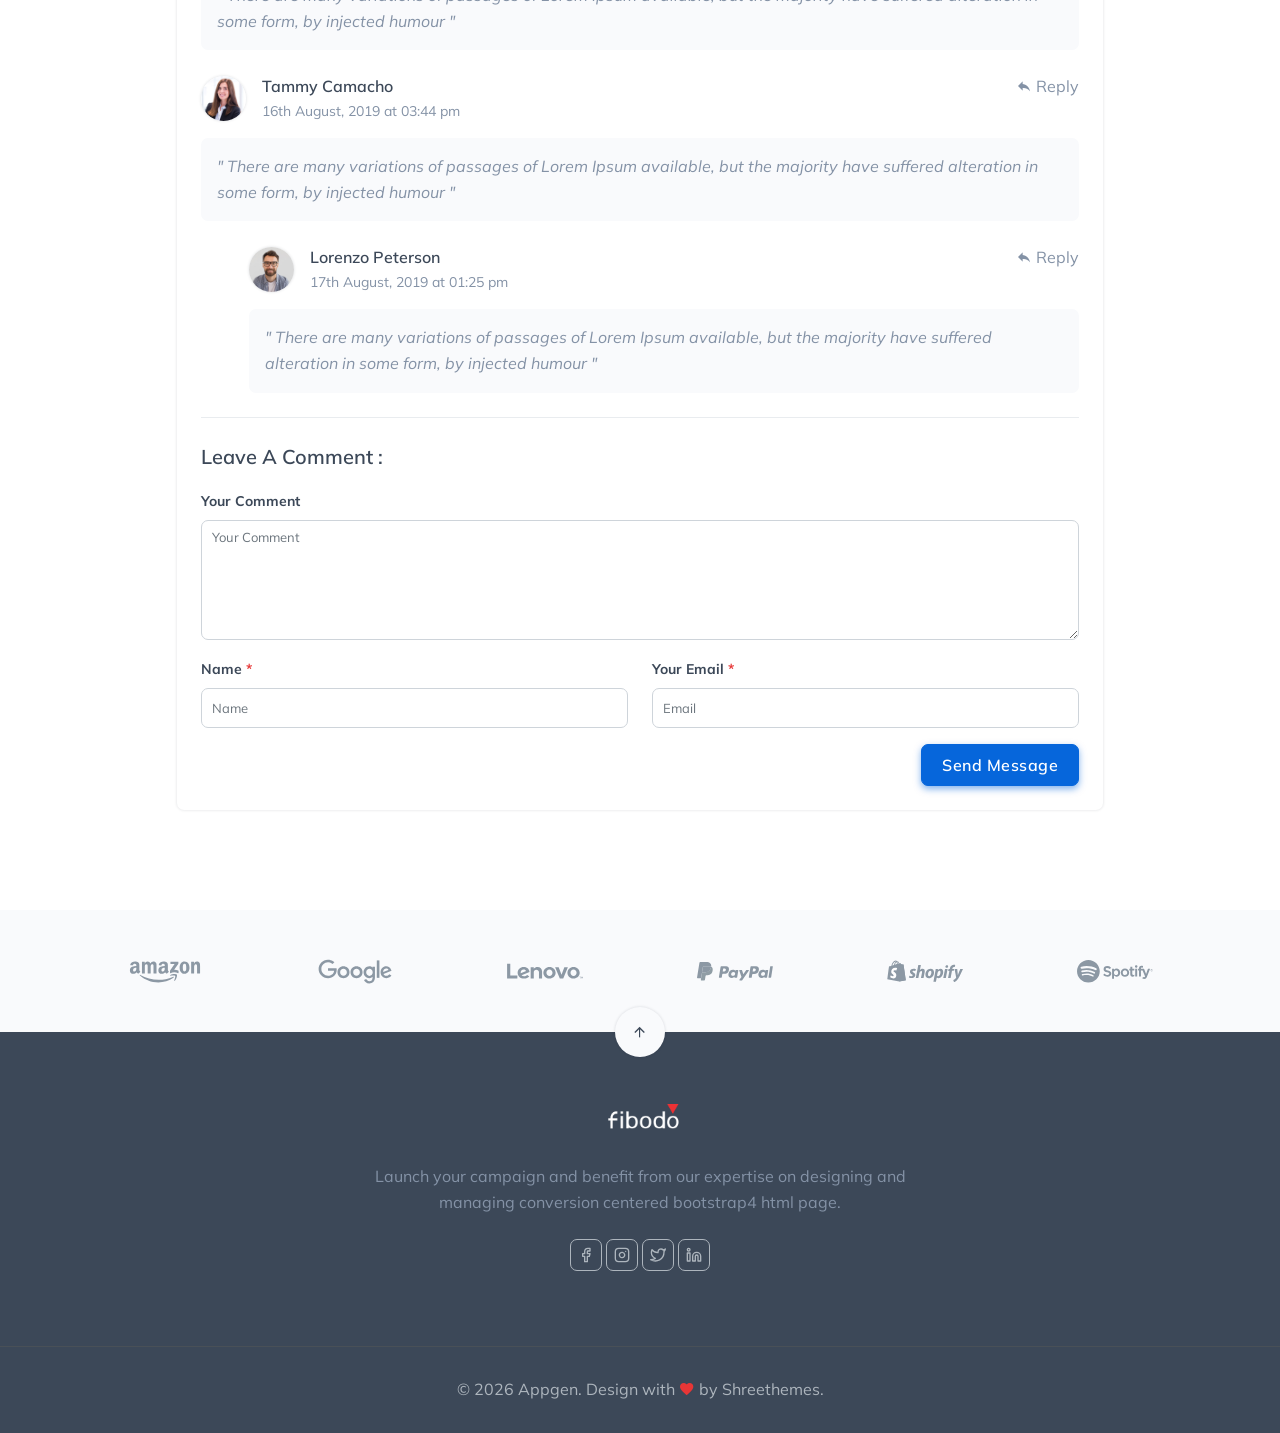
<file: blog-detail.html>
<!DOCTYPE html>
<html lang="en">

    <head>
        <meta charset="utf-8" />
        <title>Appgen - App & Saas Landing Template</title>
        <meta name="viewport" content="width=device-width, initial-scale=1.0">
        <meta name="description" content="App and Saas Landing Template" />
        <meta name="keywords" content="Application, Clean, Saas, Dashboard, Bootstrap 5" />
        <meta content="Shreethemes" name="author" />
        <!-- favicon -->
        <link rel="shortcut icon" href="images/favicon.ico">
        <!-- Bootstrap css -->
        <link href="css/bootstrap.min.css" rel="stylesheet" type="text/css" />
        <!-- Icons -->
        <link href="css/materialdesignicons.min.css" rel="stylesheet" type="text/css" />
        <!-- Main css File -->
        <link href="css/style.css" rel="stylesheet" type="text/css" />
    </head>

    <body>
        <!-- Loader Start -->
        <div id="preloader">
            <div id="status">
                <div class="logo">
                    <img src="images/logo-dark.png" height="25" class="d-block mx-auto" alt="">
                </div>
                <div class="sk-chase mt-4">
                    <div class="sk-chase-dot"></div>
                    <div class="sk-chase-dot"></div>
                    <div class="sk-chase-dot"></div>
                    <div class="sk-chase-dot"></div>
                    <div class="sk-chase-dot"></div>
                    <div class="sk-chase-dot"></div>
                </div>
            </div>
        </div>
        <!-- Loader End -->

        <!-- Navbar STart -->
        <header id="topnav" class="defaultscroll sticky">
            <div class="container">
                <!-- Logo container-->
                <div>
                    <a class="logo" href="index.html">
                        <img src="images/logo-dark.png" height="22" alt="">
                    </a>
                </div>                 
                <div class="buy-button">
                    <a href="signup.html" class="btn btn-primary">Signup</a>
                </div><!--end login button-->
                <!-- End Logo container-->
                <div class="menu-extras">
                    <div class="menu-item">
                        <!-- Mobile menu toggle-->
                        <a class="navbar-toggle" id="isToggle" onclick="toggleMenu()">
                            <div class="lines">
                                <span></span>
                                <span></span>
                                <span></span>
                            </div>
                        </a>
                        <!-- End mobile menu toggle-->
                    </div>
                </div>
        
                <div id="navigation">
                    <!-- Navigation Menu-->   
                    <ul class="navigation-menu">
                        <li class="has-submenu parent-menu-item">
                            <a href="javascript:void(0)">Home</a><span class="menu-arrow"></span>
                            <ul class="submenu">
                                <li><a href="index.html" class="sub-menu-item">Home One</a></li>
                                <li><a href="index-two.html" class="sub-menu-item">Home Two</a></li>
                                <li><a href="index-three.html" class="sub-menu-item">Home Three</a></li>
                                <li><a href="index-four.html" class="sub-menu-item">Home Four</a></li>
                                <li><a href="index-five.html" class="sub-menu-item">Home Five</a></li>
                                <li><a href="index-six.html" class="sub-menu-item">Home Six</a></li>
                                <li><a href="index-onepage.html" class="sub-menu-item">One Page</a></li>
                            </ul>
                        </li>
        
                        <li class="has-submenu parent-menu-item">
                            <a href="javascript:void(0)">Pages</a><span class="menu-arrow"></span>
                            <ul class="submenu">
                                <li><a href="about.html" class="sub-menu-item">Company</a></li>
                                <li><a href="services.html" class="sub-menu-item">Services</a></li>
                                <li><a href="faqs.html" class="sub-menu-item">FAQs</a></li>
                                <li><a href="login.html" class="sub-menu-item">Login</a></li>
                                <li><a href="signup.html" class="sub-menu-item">Signup</a></li>
                                <li><a href="reset-password.html" class="sub-menu-item">Reset Password</a></li>
                                <li><a href="404.html" class="sub-menu-item">404</a></li>
                            </ul>
                        </li>

                        <li class="has-submenu parent-menu-item">
                            <a href="javascript:void(0)">Blog</a><span class="menu-arrow"></span>
                            <ul class="submenu">
                                <li><a href="blog.html" class="sub-menu-item">Blog</a></li>
                                <li><a href="blog-detail.html" class="sub-menu-item">Single Blog</a></li>
                            </ul>
                        </li>

                        <li><a href="contact.html" class="sub-menu-item">Contact</a></li>
                    </ul><!--end navigation menu-->
                </div><!--end navigation-->
            </div><!--end container-->
        </header><!--end header-->
        <!-- Navbar End -->

        <!-- Hero Start -->
        <section class="bg-half bg-light d-table w-100">
            <div class="container">
                <div class="row justify-content-center">
                    <div class="col-lg-12 text-center">
                        <div class="title-heading">
                            <h4>Responsive & Mobile Design</h4>
                            <p class="text-muted para-desc mx-auto mt-3 mb-0">Brief information of designing</p> 
                            <nav aria-label="breadcrumb" class="d-inline-block mt-4">
                                <ul class="breadcrumb mb-0">
                                    <li class="breadcrumb-item"><a href="index.html">Appgen</a></li>
                                    <li class="breadcrumb-item"><a href="blog.html">Blog</a></li>
                                    <li class="breadcrumb-item active" aria-current="page">Blog Detail</li>
                                </ul>
                            </nav>
                        </div>
                    </div><!--end col-->
                </div><!--end row-->
            </div> <!--end container-->
        </section><!--end section-->
        <!-- Hero End -->

        <!-- Start Blog Details -->
        <section class="section">
            <div class="container">
                <div class="row justify-content-center">
                    <div class="col-lg-10">
                        <div class="card blog-post border-0 rounded shadow overflow-hidden">
                            <img src="images/blog/single.jpg" class="img-fluid" alt="">
                            <div class="card-body p-4">
                                <div class="post-meta d-flex justify-content-between mb-4">
                                    <ul class="list-unstyled mb-0">
                                        <li class="list-inline-item me-2 mb-0"><a href="javascript:void(0)" class="text-muted like"><i data-feather="heart" class="fea icon-sm"></i> 33</a></li>
                                        <li class="list-inline-item"><a href="javascript:void(0)" class="text-muted comments"><i data-feather="message-circle" class="fea icon-sm"></i> 08</a></li>
                                    </ul>
                                    <a href="javascript:void(0)" class="text-muted"><i data-feather="tag" class="fea icon-sm"></i> Designing</a>
                                </div>
                                <p class="text-muted">The most well-known dummy text is the 'Lorem Ipsum', which is said to have originated in the 16th century. Lorem Ipsum is composed in a pseudo-Latin language which more or less corresponds to 'proper' Latin. It contains a series of real Latin words. This ancient dummy text is also incomprehensible, but it imitates the rhythm of most European languages in Latin script.</p>
                                <p class="text-muted mb-4">The advantage of its Latin origin and the relative meaninglessness of Lorum Ipsum is that the text does not attract attention to itself or distract the viewer's attention from the layout.</p>
                            
                                <h5 class="card-title mb-0 pt-4 border-top">Comments :</h5>
                                <ul class="media-list list-unstyled mb-4">
                                    <li class="mt-4">
                                        <div class="d-flex justify-content-between">
                                            <div class="d-flex align-items-center">
                                                <a class="pe-3" href="#">
                                                    <img src="images/client/01.jpg" class="img-fluid avatar avatar-md-sm rounded-circle shadow" alt="img">
                                                </a>
                                                <div class="commentor-detail">
                                                    <h6 class="mb-0"><a href="javascript:void(0)" class="text-dark media-heading">Lorenzo Peterson</a></h6>
                                                    <small class="text-muted">15th August, 2019 at 01:25 pm</small>
                                                </div>
                                            </div>
                                            <a href="#" class="text-muted"><i class="mdi mdi-reply"></i> Reply</a>
                                        </div>
                                        <div class="mt-3">
                                            <p class="text-muted fst-italic p-3 bg-light rounded">" There are many variations of passages of Lorem Ipsum available, but the majority have suffered alteration in some form, by injected humour "</p>
                                        </div>
                                    </li>
    
                                    <li class="mt-4">
                                        <div class="d-flex justify-content-between">
                                            <div class="d-flex align-items-center">
                                                <a class="pe-3" href="#">
                                                    <img src="images/client/02.jpg" class="img-fluid avatar avatar-md-sm rounded-circle shadow" alt="img">
                                                </a>
                                                <div class="commentor-detail">
                                                    <h6 class="mb-0"><a href="javascript:void(0)" class="media-heading text-dark">Tammy Camacho</a></h6>
                                                    <small class="text-muted">15th August, 2019 at 05:44 pm</small>
                                                </div>
                                            </div>
                                            <a href="#" class="text-muted"><i class="mdi mdi-reply"></i> Reply</a>
                                        </div>
                                        <div class="mt-3">
                                            <p class="text-muted fst-italic p-3 bg-light rounded">" There are many variations of passages of Lorem Ipsum available, but the majority have suffered alteration in some form, by injected humour "</p>
                                        </div>
                                    </li>
                                    
                                    <li class="mt-4">
                                        <div class="d-flex justify-content-between">
                                            <div class="d-flex align-items-center">
                                                <a class="pe-3" href="#">
                                                    <img src="images/client/03.jpg" class="img-fluid avatar avatar-md-sm rounded-circle shadow" alt="img">
                                                </a>
                                                <div class="commentor-detail">
                                                    <h6 class="mb-0"><a href="javascript:void(0)" class="media-heading text-dark">Tammy Camacho</a></h6>
                                                    <small class="text-muted">16th August, 2019 at 03:44 pm</small>
                                                </div>
                                            </div>
                                            <a href="#" class="text-muted"><i class="mdi mdi-reply"></i> Reply</a>
                                        </div>
                                        <div class="mt-3">
                                            <p class="text-muted fst-italic p-3 bg-light rounded">" There are many variations of passages of Lorem Ipsum available, but the majority have suffered alteration in some form, by injected humour "</p>
                                        </div>
    
                                        <ul class="list-unstyled ps-4 ps-md-5 sub-comment">
                                            <li class="mt-4">
                                                <div class="d-flex justify-content-between">
                                                    <div class="d-flex align-items-center">
                                                        <a class="pe-3" href="#">
                                                            <img src="images/client/01.jpg" class="img-fluid avatar avatar-md-sm rounded-circle shadow" alt="img">
                                                        </a>
                                                        <div class="commentor-detail">
                                                            <h6 class="mb-0"><a href="javascript:void(0)" class="text-dark media-heading">Lorenzo Peterson</a></h6>
                                                            <small class="text-muted">17th August, 2019 at 01:25 pm</small>
                                                        </div>
                                                    </div>
                                                    <a href="#" class="text-muted"><i class="mdi mdi-reply"></i> Reply</a>
                                                </div>
                                                <div class="mt-3">
                                                    <p class="text-muted fst-italic p-3 bg-light rounded">" There are many variations of passages of Lorem Ipsum available, but the majority have suffered alteration in some form, by injected humour "</p>
                                                </div>
                                            </li>
                                        </ul>
                                    </li>
                                </ul>

                                <h5 class="card-title mb-0 pt-4 border-top">Leave A Comment :</h5>
                                <form class="mt-3">
                                    <div class="row">
                                        <div class="col-md-12">
                                            <div class="mb-3 position-relative">
                                                <label class="form-label small fw-bold">Your Comment</label>
                                                <textarea id="message" placeholder="Your Comment" rows="5" name="message" class="form-control" required=""></textarea>
                                            </div>
                                        </div><!--end col-->
    
                                        <div class="col-lg-6">
                                            <div class="mb-3 position-relative">
                                                <label class="form-label small fw-bold">Name <span class="text-danger">*</span></label>
                                                <input id="name" name="name" type="text" placeholder="Name" class="form-control" required="">
                                            </div>
                                        </div><!--end col-->
    
                                        <div class="col-lg-6">
                                            <div class="mb-3 position-relative">
                                                <label class="form-label small fw-bold">Your Email <span class="text-danger">*</span></label>
                                                <input id="email" type="email" placeholder="Email" name="email" class="form-control" required="">
                                            </div>
                                        </div><!--end col-->
    
                                        <div class="col-md-12">
                                            <div class="send text-end">
                                                <button type="submit" class="btn btn-primary">Send Message</button>
                                            </div>
                                        </div><!--end col-->
                                    </div><!--end row-->
                                </form><!--end form-->
                            </div>
                        </div>
                    </div><!--end col-->
                </div><!--end row-->
            </div><!--end container-->
        </section><!--end section-->
        <!-- End Blog Details -->

        <!-- Client Start -->
        <section class="py-4 bg-light">
            <div class="container">
                <div class="row justify-content-center">
                    <div class="col-lg-2 col-md-2 col-6 text-center py-4">
                        <img src="images/client/amazon.svg" class="avatar avatar-ex-sm" alt="">
                    </div><!--end col-->

                    <div class="col-lg-2 col-md-2 col-6 text-center py-4">
                        <img src="images/client/google.svg" class="avatar avatar-ex-sm" alt="">
                    </div><!--end col-->
                    
                    <div class="col-lg-2 col-md-2 col-6 text-center py-4">
                        <img src="images/client/lenovo.svg" class="avatar avatar-ex-sm" alt="">
                    </div><!--end col-->
                    
                    <div class="col-lg-2 col-md-2 col-6 text-center py-4">
                        <img src="images/client/paypal.svg" class="avatar avatar-ex-sm" alt="">
                    </div><!--end col-->
                    
                    <div class="col-lg-2 col-md-2 col-6 text-center py-4">
                        <img src="images/client/shopify.svg" class="avatar avatar-ex-sm" alt="">
                    </div><!--end col-->
                    
                    <div class="col-lg-2 col-md-2 col-6 text-center py-4">
                        <img src="images/client/spotify.svg" class="avatar avatar-ex-sm" alt="">
                    </div><!--end col-->
                </div><!--end row-->
            </div><!--end container-->
        </section><!--end section-->
        <!-- Client End -->

        <!-- Footer Start -->
        <footer class="bg-dark py-5">
            <div class="container">
                <div class="row justify-content-center">
                    <div class="col-lg-7 mb-3">
                        <div class="text-center">
                            <a class="logo logo-footer" href="#">
                                <img src="images/logo-light.png" height="25" alt="">
                            </a>
                            <p class="text-muted para-desc mx-auto mt-3">Launch your campaign and benefit from our expertise on designing and managing conversion centered bootstrap4 html page.</p>
                            <ul class="list-unstyled social-icon social mb-0 mt-4">
                                <li class="list-inline-item"><a href="javascript:void(0)" class="rounded"><i data-feather="facebook" class="fea icon-sm fea-social"></i></a></li>
                                <li class="list-inline-item"><a href="javascript:void(0)" class="rounded"><i data-feather="instagram" class="fea icon-sm fea-social"></i></a></li>
                                <li class="list-inline-item"><a href="javascript:void(0)" class="rounded"><i data-feather="twitter" class="fea icon-sm fea-social"></i></a></li>
                                <li class="list-inline-item"><a href="javascript:void(0)" class="rounded"><i data-feather="linkedin" class="fea icon-sm fea-social"></i></a></li>
                            </ul><!--end icon-->
                        </div>
                    </div><!--end col-->
                </div><!--end row-->
            </div><!--end container-->
            <!-- Back to top -->    
            <a href="#" class="back-to-top" id="back-to-top" title="Top"> 
                <i class="mdi mdi-arrow-up icons bg-light text-dark"> </i> 
            </a>
            <!-- Back to top -->
        </footer><!--end footer-->
        <footer class="footer-bar bg-dark">
            <div class="container">
                <div class="row justify-content-center">
                    <div class="col-12 text-center">
                        <p class="mb-0 footer-text para-desc mx-auto">© <script>document.write(new Date().getFullYear())</script> <span class="text-reset">Appgen</span>. Design with <i class="mdi mdi-heart text-danger"></i> by <a href="http://shreethemes.in" target="_blank" class="text-reset">Shreethemes</a>.</p>
                    </div><!--end col-->
                </div><!--end row-->
            </div><!--end container-->
        </footer><!--end footer-->
        <!-- Footer End -->
        
        <!-- javascript -->
        <script src="js/bootstrap.bundle.min.js"></script>
        <!-- Icon -->
        <script src="js/feather.min.js"></script>
        <script src="https://unicons.iconscout.com/release/v3.0.6/script/monochrome/bundle.js"/></script>
        <!-- Main Js -->
        <script src="js/app.js"></script>
    </body>
</html>
</file>
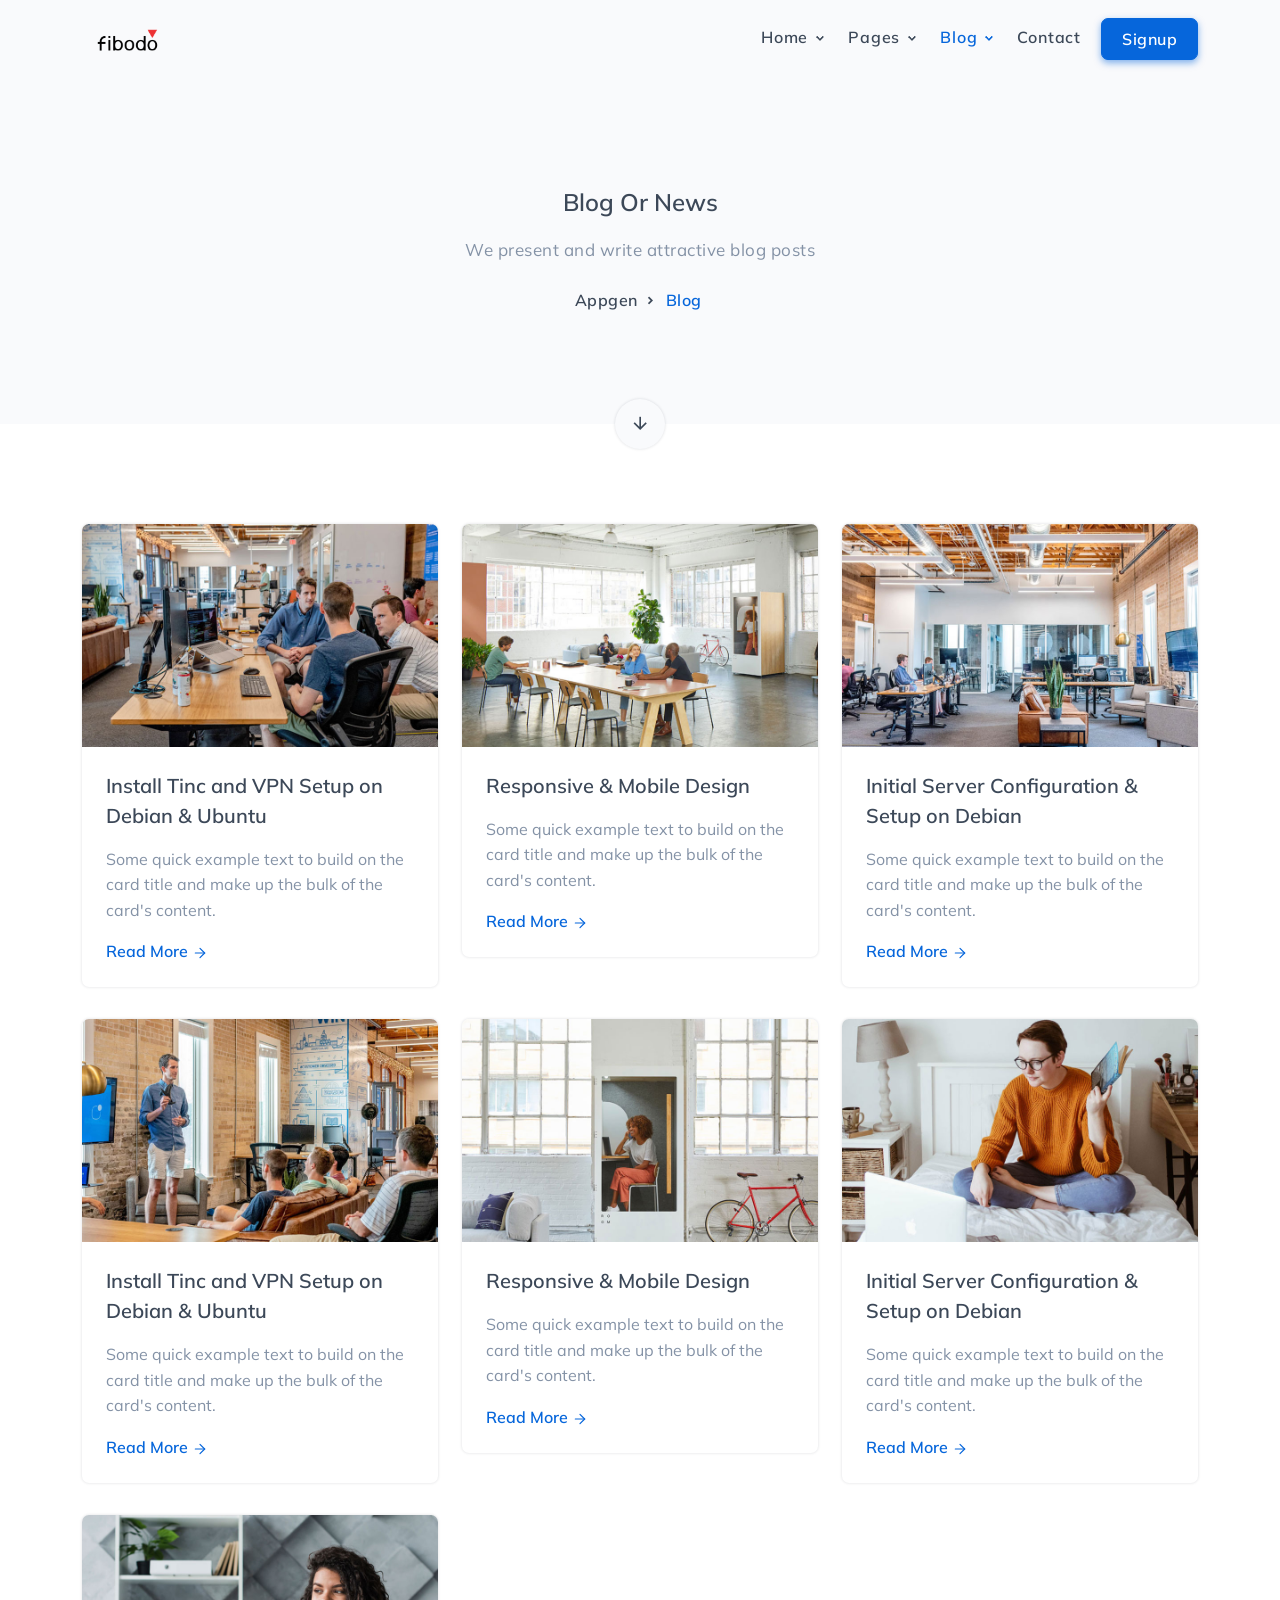
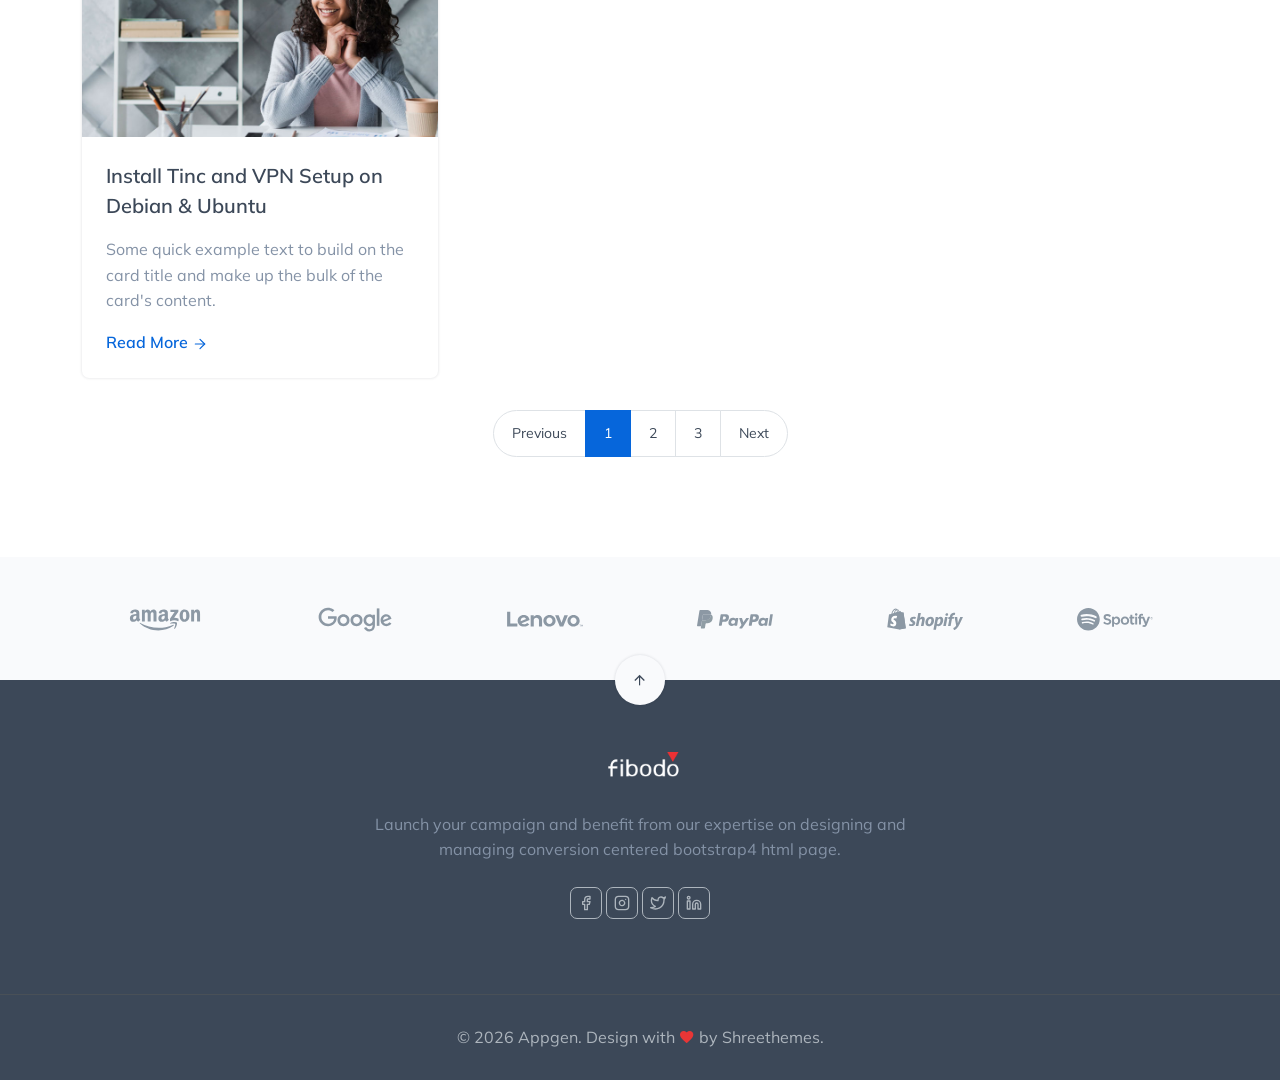
<file: blog.html>
<!DOCTYPE html>
<html lang="en">

    <head>
        <meta charset="utf-8" />
        <title>Appgen - App & Saas Landing Template</title>
        <meta name="viewport" content="width=device-width, initial-scale=1.0">
        <meta name="description" content="App and Saas Landing Template" />
        <meta name="keywords" content="Application, Clean, Saas, Dashboard, Bootstrap 5" />
        <meta content="Shreethemes" name="author" />
        <!-- favicon -->
        <link rel="shortcut icon" href="images/favicon.ico">
        <!-- Bootstrap css -->
        <link href="css/bootstrap.min.css" rel="stylesheet" type="text/css" />
        <!-- Icons -->
        <link href="css/materialdesignicons.min.css" rel="stylesheet" type="text/css" />
        <!-- Main css File -->
        <link href="css/style.css" rel="stylesheet" type="text/css" />
    </head>

    <body>
        <!-- Loader Start -->
        <div id="preloader">
            <div id="status">
                <div class="logo">
                    <img src="images/logo-dark.png" height="25" class="d-block mx-auto" alt="">
                </div>
                <div class="sk-chase mt-4">
                    <div class="sk-chase-dot"></div>
                    <div class="sk-chase-dot"></div>
                    <div class="sk-chase-dot"></div>
                    <div class="sk-chase-dot"></div>
                    <div class="sk-chase-dot"></div>
                    <div class="sk-chase-dot"></div>
                </div>
            </div>
        </div>
        <!-- Loader End -->

        <!-- Navbar STart -->
        <header id="topnav" class="defaultscroll sticky">
            <div class="container">
                <!-- Logo container-->
                <div>
                    <a class="logo" href="index.html">
                        <img src="images/logo-dark.png" height="22" alt="">
                    </a>
                </div>                 
                <div class="buy-button">
                    <a href="signup.html" class="btn btn-primary">Signup</a>
                </div><!--end login button-->
                <!-- End Logo container-->
                <div class="menu-extras">
                    <div class="menu-item">
                        <!-- Mobile menu toggle-->
                        <a class="navbar-toggle" id="isToggle" onclick="toggleMenu()">
                            <div class="lines">
                                <span></span>
                                <span></span>
                                <span></span>
                            </div>
                        </a>
                        <!-- End mobile menu toggle-->
                    </div>
                </div>
        
                <div id="navigation">
                    <!-- Navigation Menu-->   
                    <ul class="navigation-menu">
                        <li class="has-submenu parent-menu-item">
                            <a href="javascript:void(0)">Home</a><span class="menu-arrow"></span>
                            <ul class="submenu">
                                <li><a href="index.html" class="sub-menu-item">Home One</a></li>
                                <li><a href="index-two.html" class="sub-menu-item">Home Two</a></li>
                                <li><a href="index-three.html" class="sub-menu-item">Home Three</a></li>
                                <li><a href="index-four.html" class="sub-menu-item">Home Four</a></li>
                                <li><a href="index-five.html" class="sub-menu-item">Home Five</a></li>
                                <li><a href="index-six.html" class="sub-menu-item">Home Six</a></li>
                                <li><a href="index-onepage.html" class="sub-menu-item">One Page</a></li>
                            </ul>
                        </li>
        
                        <li class="has-submenu parent-menu-item">
                            <a href="javascript:void(0)">Pages</a><span class="menu-arrow"></span>
                            <ul class="submenu">
                                <li><a href="about.html" class="sub-menu-item">Company</a></li>
                                <li><a href="services.html" class="sub-menu-item">Services</a></li>
                                <li><a href="faqs.html" class="sub-menu-item">FAQs</a></li>
                                <li><a href="login.html" class="sub-menu-item">Login</a></li>
                                <li><a href="signup.html" class="sub-menu-item">Signup</a></li>
                                <li><a href="reset-password.html" class="sub-menu-item">Reset Password</a></li>
                                <li><a href="404.html" class="sub-menu-item">404</a></li>
                            </ul>
                        </li>

                        <li class="has-submenu parent-menu-item">
                            <a href="javascript:void(0)">Blog</a><span class="menu-arrow"></span>
                            <ul class="submenu">
                                <li><a href="blog.html" class="sub-menu-item">Blog</a></li>
                                <li><a href="blog-detail.html" class="sub-menu-item">Single Blog</a></li>
                            </ul>
                        </li>

                        <li><a href="contact.html" class="sub-menu-item">Contact</a></li>
                    </ul><!--end navigation menu-->
                </div><!--end navigation-->
            </div><!--end container-->
        </header><!--end header-->
        <!-- Navbar End -->

        <!-- Hero Start -->
        <section class="bg-half bg-light d-table w-100">
            <div class="container">
                <div class="row justify-content-center">
                    <div class="col-lg-12 text-center">
                        <div class="title-heading">
                            <h4>Blog Or News</h4>
                            <p class="text-muted para-desc mx-auto mt-3 mb-0">We present and write attractive blog posts</p> 
                            <nav aria-label="breadcrumb" class="d-inline-block mt-4">
                                <ul class="breadcrumb mb-0">
                                    <li class="breadcrumb-item"><a href="index.html">Appgen</a></li>
                                    <li class="breadcrumb-item active" aria-current="page">Blog</li>
                                </ul>
                            </nav>
                        </div>
                    </div><!--end col-->
                    <div class="home-shape-arrow">
                        <a href="#blog" class="scroll-down"><i class="mdi mdi-arrow-down arrow-icon bg-light text-dark h5"></i></a>
                    </div>
                </div><!--end row-->
            </div> <!--end container-->
        </section><!--end section-->
        <!-- Hero End -->

        <!-- Start BLog -->
        <section class="section" id="blog">
            <div class="container">
                <div class="row">
                    <div class="col-lg-4 col-md-6 col-12 mb-4 pb-2">
                        <div class="card blog-post border-0 rounded overflow-hidden shadow">
                            <img src="images/blog/01.jpg" class="img-fluid" alt="missing-image">
                            <div class="card-body p-4">
                                <h5 class="mb-3"><a href="javascript:void(0)" class="text-dark title">Install Tinc and VPN Setup on Debian & Ubuntu</a></h5>
                                <p class="text-muted">Some quick example text to build on the card title and make up the bulk of the card's content.</p>
                                <a href="#" class="text-primary h6">Read More <i data-feather="arrow-right" class="fea icon-sm"></i></a>
                            </div>
                        </div>
                    </div><!--end col-->
                    
                    <div class="col-lg-4 col-md-6 col-12 mb-4 pb-2">
                        <div class="card blog-post border-0 rounded overflow-hidden shadow">
                            <img src="images/blog/02.jpg" class="img-fluid" alt="missing-image">
                            <div class="card-body p-4">
                                <h5 class="mb-3"><a href="javascript:void(0)" class="text-dark title">Responsive & Mobile Design</a></h5>
                                <p class="text-muted">Some quick example text to build on the card title and make up the bulk of the card's content.</p>
                                <a href="#" class="text-primary h6">Read More <i data-feather="arrow-right" class="fea icon-sm"></i></a>
                            </div>
                        </div>
                    </div><!--end col-->
                    
                    <div class="col-lg-4 col-md-6 col-12 mb-4 pb-2">
                        <div class="card blog-post border-0 rounded overflow-hidden shadow">
                            <img src="images/blog/03.jpg" class="img-fluid" alt="missing-image">
                            <div class="card-body p-4">
                                <h5 class="mb-3"><a href="javascript:void(0)" class="text-dark title">Initial Server Configuration & Setup on Debian</a></h5>
                                <p class="text-muted">Some quick example text to build on the card title and make up the bulk of the card's content.</p>
                                <a href="#" class="text-primary h6">Read More <i data-feather="arrow-right" class="fea icon-sm"></i></a>
                            </div>
                        </div>
                    </div><!--end col-->
                    
                    <div class="col-lg-4 col-md-6 col-12 mb-4 pb-2">
                        <div class="card blog-post border-0 rounded overflow-hidden shadow">
                            <img src="images/blog/04.jpg" class="img-fluid" alt="missing-image">
                            <div class="card-body p-4">
                                <h5 class="mb-3"><a href="javascript:void(0)" class="text-dark title">Install Tinc and VPN Setup on Debian & Ubuntu</a></h5>
                                <p class="text-muted">Some quick example text to build on the card title and make up the bulk of the card's content.</p>
                                <a href="#" class="text-primary h6">Read More <i data-feather="arrow-right" class="fea icon-sm"></i></a>
                            </div>
                        </div>
                    </div><!--end col-->
                    
                    <div class="col-lg-4 col-md-6 col-12 mb-4 pb-2">
                        <div class="card blog-post border-0 rounded overflow-hidden shadow">
                            <img src="images/blog/05.jpg" class="img-fluid" alt="missing-image">
                            <div class="card-body p-4">
                                <h5 class="mb-3"><a href="javascript:void(0)" class="text-dark title">Responsive & Mobile Design</a></h5>
                                <p class="text-muted">Some quick example text to build on the card title and make up the bulk of the card's content.</p>
                                <a href="#" class="text-primary h6">Read More <i data-feather="arrow-right" class="fea icon-sm"></i></a>
                            </div>
                        </div>
                    </div><!--end col-->
                    
                    <div class="col-lg-4 col-md-6 col-12 mb-4 pb-2">
                        <div class="card blog-post border-0 rounded overflow-hidden shadow">
                            <img src="images/blog/06.jpg" class="img-fluid" alt="missing-image">
                            <div class="card-body p-4">
                                <h5 class="mb-3"><a href="javascript:void(0)" class="text-dark title">Initial Server Configuration & Setup on Debian</a></h5>
                                <p class="text-muted">Some quick example text to build on the card title and make up the bulk of the card's content.</p>
                                <a href="#" class="text-primary h6">Read More <i data-feather="arrow-right" class="fea icon-sm"></i></a>
                            </div>
                        </div>
                    </div><!--end col-->
                    
                    <div class="col-lg-4 col-md-6 col-12 mb-4 pb-2">
                        <div class="card blog-post border-0 rounded overflow-hidden shadow">
                            <img src="images/blog/07.jpg" class="img-fluid" alt="missing-image">
                            <div class="card-body p-4">
                                <h5 class="mb-3"><a href="javascript:void(0)" class="text-dark title">Install Tinc and VPN Setup on Debian & Ubuntu</a></h5>
                                <p class="text-muted">Some quick example text to build on the card title and make up the bulk of the card's content.</p>
                                <a href="#" class="text-primary h6">Read More <i data-feather="arrow-right" class="fea icon-sm"></i></a>
                            </div>
                        </div>
                    </div><!--end col-->

                    <div class="col-12">
                        <ul class="pagination justify-content-center mb-0">
                            <li class="page-item"><a class="page-link" href="javascript:void(0)" aria-label="Previous">Previous</a></li>
                            <li class="page-item active"><a class="page-link" href="javascript:void(0)">1</a></li>
                            <li class="page-item"><a class="page-link" href="javascript:void(0)">2</a></li>
                            <li class="page-item"><a class="page-link" href="javascript:void(0)">3</a></li>
                            <li class="page-item"><a class="page-link" href="javascript:void(0)" aria-label="Next">Next</a></li>
                        </ul>
                    </div><!--end col-->
                </div><!--end row-->
            </div><!--end container-->
        </section><!--end section-->
        <!-- End BLog -->

        <!-- Client Start -->
        <section class="py-4 bg-light">
            <div class="container">
                <div class="row justify-content-center">
                    <div class="col-lg-2 col-md-2 col-6 text-center py-4">
                        <img src="images/client/amazon.svg" class="avatar avatar-ex-sm" alt="">
                    </div><!--end col-->

                    <div class="col-lg-2 col-md-2 col-6 text-center py-4">
                        <img src="images/client/google.svg" class="avatar avatar-ex-sm" alt="">
                    </div><!--end col-->
                    
                    <div class="col-lg-2 col-md-2 col-6 text-center py-4">
                        <img src="images/client/lenovo.svg" class="avatar avatar-ex-sm" alt="">
                    </div><!--end col-->
                    
                    <div class="col-lg-2 col-md-2 col-6 text-center py-4">
                        <img src="images/client/paypal.svg" class="avatar avatar-ex-sm" alt="">
                    </div><!--end col-->
                    
                    <div class="col-lg-2 col-md-2 col-6 text-center py-4">
                        <img src="images/client/shopify.svg" class="avatar avatar-ex-sm" alt="">
                    </div><!--end col-->
                    
                    <div class="col-lg-2 col-md-2 col-6 text-center py-4">
                        <img src="images/client/spotify.svg" class="avatar avatar-ex-sm" alt="">
                    </div><!--end col-->
                </div><!--end row-->
            </div><!--end container-->
        </section><!--end section-->
        <!-- Client End -->

        <!-- Footer Start -->
        <footer class="bg-dark py-5">
            <div class="container">
                <div class="row justify-content-center">
                    <div class="col-lg-7 mb-3">
                        <div class="text-center">
                            <a class="logo logo-footer" href="#">
                                <img src="images/logo-light.png" height="25" alt="">
                            </a>
                            <p class="text-muted para-desc mx-auto mt-3">Launch your campaign and benefit from our expertise on designing and managing conversion centered bootstrap4 html page.</p>
                            <ul class="list-unstyled social-icon social mb-0 mt-4">
                                <li class="list-inline-item"><a href="javascript:void(0)" class="rounded"><i data-feather="facebook" class="fea icon-sm fea-social"></i></a></li>
                                <li class="list-inline-item"><a href="javascript:void(0)" class="rounded"><i data-feather="instagram" class="fea icon-sm fea-social"></i></a></li>
                                <li class="list-inline-item"><a href="javascript:void(0)" class="rounded"><i data-feather="twitter" class="fea icon-sm fea-social"></i></a></li>
                                <li class="list-inline-item"><a href="javascript:void(0)" class="rounded"><i data-feather="linkedin" class="fea icon-sm fea-social"></i></a></li>
                            </ul><!--end icon-->
                        </div>
                    </div><!--end col-->
                </div><!--end row-->
            </div><!--end container-->
            <!-- Back to top -->    
            <a href="#" class="back-to-top" id="back-to-top" title="Top"> 
                <i class="mdi mdi-arrow-up icons bg-light text-dark"> </i> 
            </a>
            <!-- Back to top -->
        </footer><!--end footer-->
        <footer class="footer-bar bg-dark">
            <div class="container">
                <div class="row justify-content-center">
                    <div class="col-12 text-center">
                        <p class="mb-0 footer-text para-desc mx-auto">© <script>document.write(new Date().getFullYear())</script> <span class="text-reset">Appgen</span>. Design with <i class="mdi mdi-heart text-danger"></i> by <a href="http://shreethemes.in" target="_blank" class="text-reset">Shreethemes</a>.</p>
                    </div><!--end col-->
                </div><!--end row-->
            </div><!--end container-->
        </footer><!--end footer-->
        <!-- Footer End -->
        
        <!-- javascript -->
        <script src="js/bootstrap.bundle.min.js"></script>
        <!-- Icon -->
        <script src="js/feather.min.js"></script>
        <script src="https://unicons.iconscout.com/release/v3.0.6/script/monochrome/bundle.js"/></script>
        <!-- Main Js -->
        <script src="js/app.js"></script>
    </body>
</html>
</file>
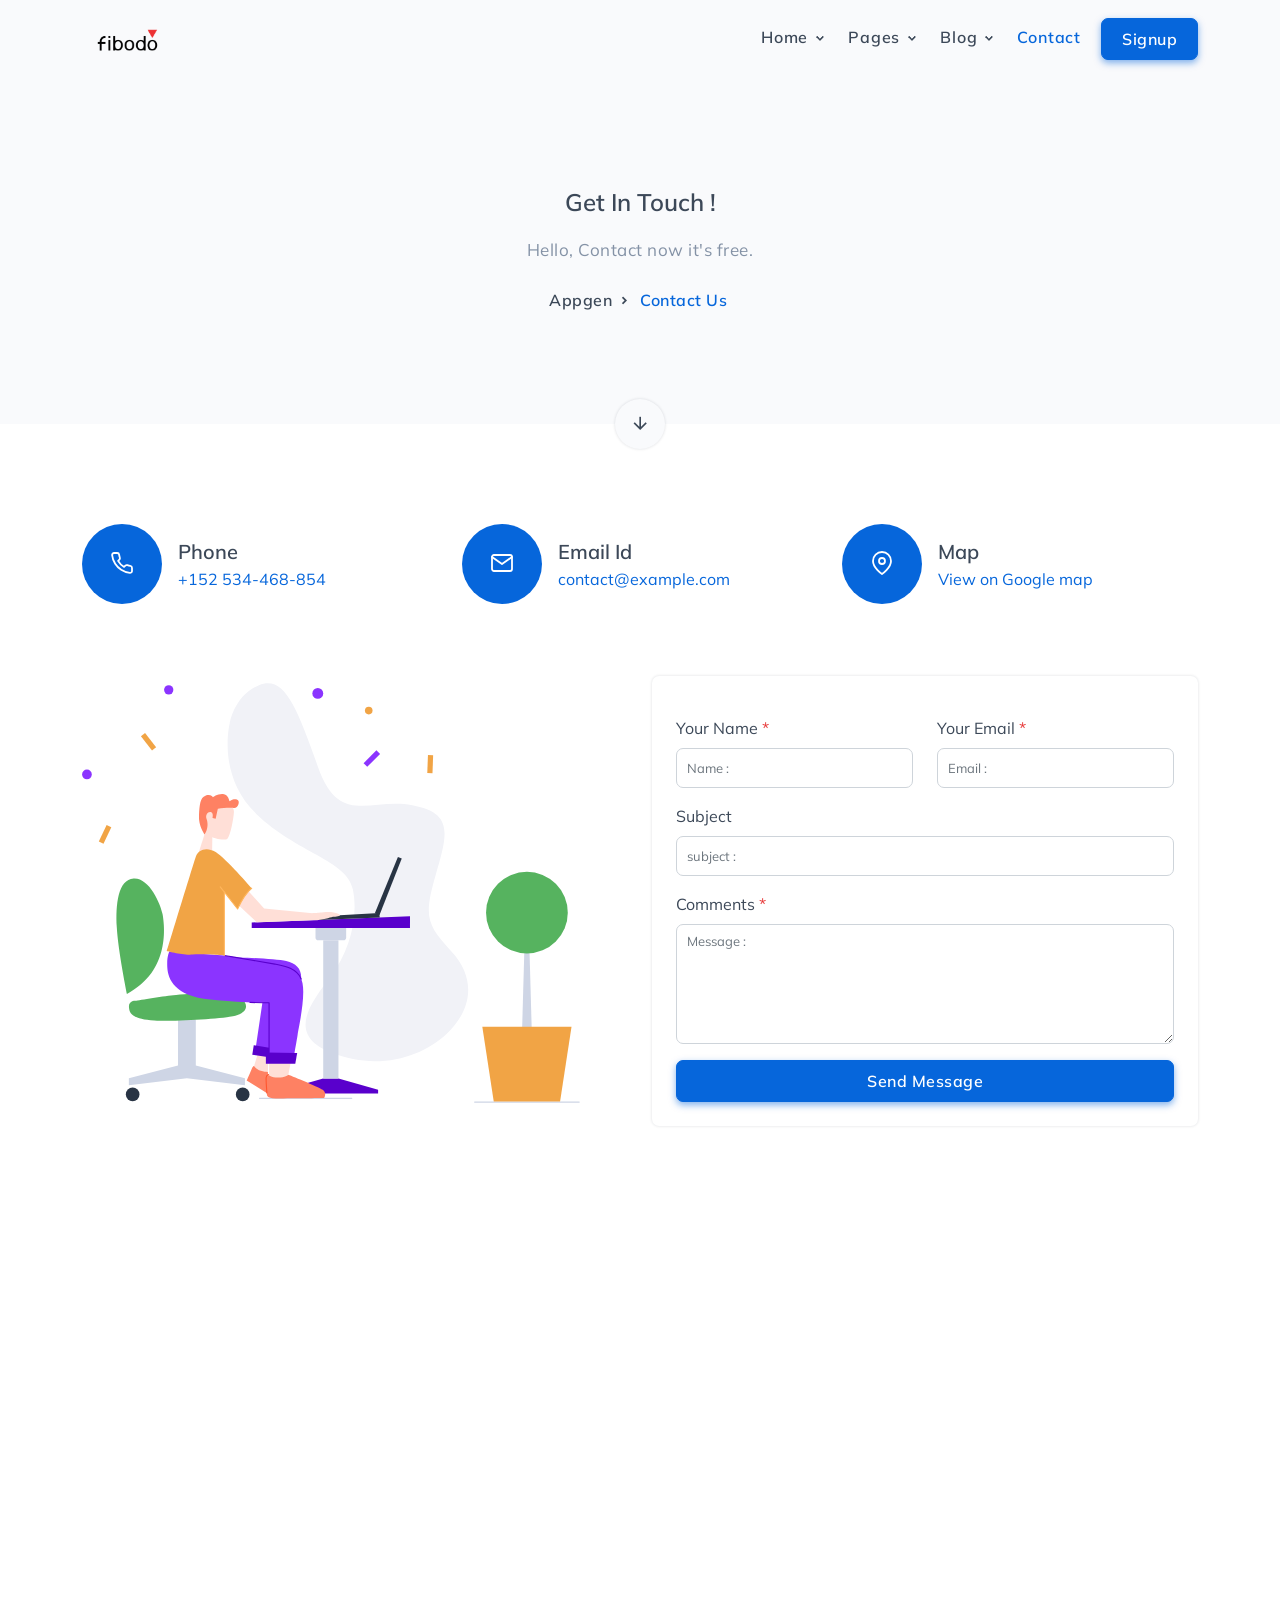
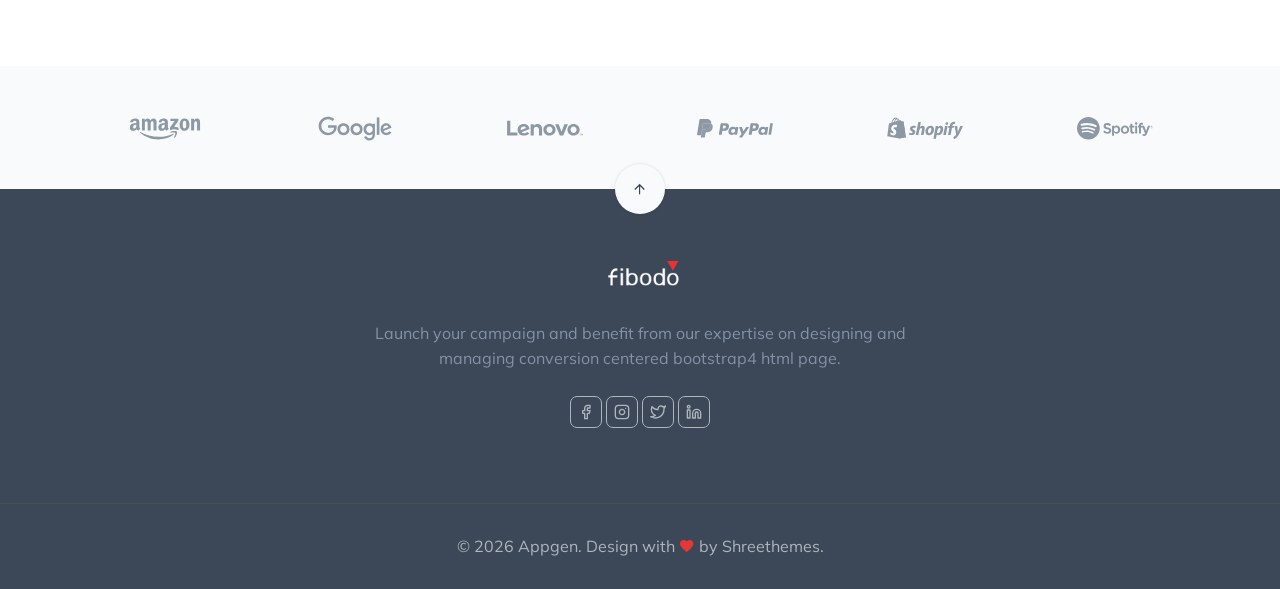
<file: contact.html>
<!DOCTYPE html>
<html lang="en">

    <head>
        <meta charset="utf-8" />
        <title>Appgen - App & Saas Landing Template</title>
        <meta name="viewport" content="width=device-width, initial-scale=1.0">
        <meta name="description" content="App and Saas Landing Template" />
        <meta name="keywords" content="Application, Clean, Saas, Dashboard, Bootstrap 5" />
        <meta content="Shreethemes" name="author" />
        <!-- favicon -->
        <link rel="shortcut icon" href="images/favicon.ico">
        <!-- Bootstrap css -->
        <link href="css/bootstrap.min.css" rel="stylesheet" type="text/css" />
        <!-- Icons -->
        <link href="css/materialdesignicons.min.css" rel="stylesheet" type="text/css" />
        <!-- Main css File -->
        <link href="css/style.css" rel="stylesheet" type="text/css" />
    </head>

    <body>
        <!-- Loader Start -->
        <div id="preloader">
            <div id="status">
                <div class="logo">
                    <img src="images/logo-dark.png" height="25" class="d-block mx-auto" alt="">
                </div>
                <div class="sk-chase mt-4">
                    <div class="sk-chase-dot"></div>
                    <div class="sk-chase-dot"></div>
                    <div class="sk-chase-dot"></div>
                    <div class="sk-chase-dot"></div>
                    <div class="sk-chase-dot"></div>
                    <div class="sk-chase-dot"></div>
                </div>
            </div>
        </div>
        <!-- Loader End -->

        <!-- Navbar STart -->
        <header id="topnav" class="defaultscroll sticky">
            <div class="container">
                <!-- Logo container-->
                <div>
                    <a class="logo" href="index.html">
                        <img src="images/logo-dark.png" height="22" alt="">
                    </a>
                </div>                 
                <div class="buy-button">
                    <a href="signup.html" class="btn btn-primary">Signup</a>
                </div><!--end login button-->
                <!-- End Logo container-->
                <div class="menu-extras">
                    <div class="menu-item">
                        <!-- Mobile menu toggle-->
                        <a class="navbar-toggle" id="isToggle" onclick="toggleMenu()">
                            <div class="lines">
                                <span></span>
                                <span></span>
                                <span></span>
                            </div>
                        </a>
                        <!-- End mobile menu toggle-->
                    </div>
                </div>
        
                <div id="navigation">
                    <!-- Navigation Menu-->   
                    <ul class="navigation-menu">
                        <li class="has-submenu parent-menu-item">
                            <a href="javascript:void(0)">Home</a><span class="menu-arrow"></span>
                            <ul class="submenu">
                                <li><a href="index.html" class="sub-menu-item">Home One</a></li>
                                <li><a href="index-two.html" class="sub-menu-item">Home Two</a></li>
                                <li><a href="index-three.html" class="sub-menu-item">Home Three</a></li>
                                <li><a href="index-four.html" class="sub-menu-item">Home Four</a></li>
                                <li><a href="index-five.html" class="sub-menu-item">Home Five</a></li>
                                <li><a href="index-six.html" class="sub-menu-item">Home Six</a></li>
                                <li><a href="index-onepage.html" class="sub-menu-item">One Page</a></li>
                            </ul>
                        </li>
        
                        <li class="has-submenu parent-menu-item">
                            <a href="javascript:void(0)">Pages</a><span class="menu-arrow"></span>
                            <ul class="submenu">
                                <li><a href="about.html" class="sub-menu-item">Company</a></li>
                                <li><a href="services.html" class="sub-menu-item">Services</a></li>
                                <li><a href="faqs.html" class="sub-menu-item">FAQs</a></li>
                                <li><a href="login.html" class="sub-menu-item">Login</a></li>
                                <li><a href="signup.html" class="sub-menu-item">Signup</a></li>
                                <li><a href="reset-password.html" class="sub-menu-item">Reset Password</a></li>
                                <li><a href="404.html" class="sub-menu-item">404</a></li>
                            </ul>
                        </li>

                        <li class="has-submenu parent-menu-item">
                            <a href="javascript:void(0)">Blog</a><span class="menu-arrow"></span>
                            <ul class="submenu">
                                <li><a href="blog.html" class="sub-menu-item">Blog</a></li>
                                <li><a href="blog-detail.html" class="sub-menu-item">Single Blog</a></li>
                            </ul>
                        </li>

                        <li><a href="contact.html" class="sub-menu-item">Contact</a></li>
                    </ul><!--end navigation menu-->
                </div><!--end navigation-->
            </div><!--end container-->
        </header><!--end header-->
        <!-- Navbar End -->

        <!-- Hero Start -->
        <section class="bg-half bg-light d-table w-100">
            <div class="container">
                <div class="row justify-content-center">
                    <div class="col-lg-12 text-center">
                        <div class="title-heading">
                            <h4>Get In Touch !</h4>
                            <p class="text-muted para-desc mx-auto mt-3 mb-0">Hello, Contact now it's free.</p> 
                            <nav aria-label="breadcrumb" class="d-inline-block mt-4">
                                <ul class="breadcrumb mb-0">
                                    <li class="breadcrumb-item"><a href="index.html">Appgen</a></li>
                                    <li class="breadcrumb-item active" aria-current="page">Contact Us</li>
                                </ul>
                            </nav>
                        </div>
                    </div><!--end col-->
                    <div class="home-shape-arrow">
                        <a href="#contact" class="scroll-down"><i class="mdi mdi-arrow-down arrow-icon bg-light text-dark h5"></i></a>
                    </div>
                </div><!--end row-->
            </div> <!--end container-->
        </section><!--end section-->
        <!-- Hero End -->

        <!-- About Start -->
        <section class="section pb-0" id="contact">
            <div class="container">
                <div class="row">
                    <div class="col-lg-4 col-md-6 col-12">
                        <div class="contact-detail d-flex align-items-center">
                            <div class="contact-icon rounded-circle bg-primary text-center">
                                <i data-feather="phone" class="fea icon-md-md text-white"></i>
                            </div>
                            <div class="content ms-3">
                                <h5 class="title mb-0">Phone</h5>
                                <a href="tel:+152534-468-854" class="text-primary">+152 534-468-854</a>
                            </div>
                        </div>
                    </div><!--end col-->

                    <div class="col-lg-4 col-md-6 col-12 mt-4 mt-sm-0 pt-2 pt-sm-0">
                        <div class="contact-detail d-flex align-items-center">
                            <div class="contact-icon rounded-circle bg-primary text-center">
                                <i data-feather="mail" class="fea icon-md-md text-white"></i>
                            </div>
                            <div class="content ms-3">
                                <h5 class="title mb-0">Email Id</h5>
                                <a href="mailto:contact@example.com" class="text-primary">contact@example.com</a>
                            </div>
                        </div>
                    </div><!--end col-->

                    <div class="col-lg-4 col-md-6 col-12 mt-4 mt-lg-0 pt-2 pt-lg-0">
                        <div class="contact-detail d-flex align-items-center">
                            <div class="contact-icon rounded-circle bg-primary text-center">
                                <i data-feather="map-pin" class="fea icon-md-md text-white"></i>
                            </div>
                            <div class="content ms-3">
                                <h5 class="title mb-0">Map</h5>
                                <a href="#" class="video-play-icon text-primary">View on Google map</a>
                            </div>
                        </div>
                    </div><!--end col-->
                </div><!--end row-->

                <div class="row align-items-center">
                    <div class="col-md-6 order-md-1 order-2 mt-md-5 mt-4 pt-2">
                        <div class="me-lg-5">
                            <img src="images/svg/revenue-graph-colour.svg" class="img-fluid" alt="">
                        </div>
                    </div><!--end col-->

                    <div class="col-md-6 order-md-2 order-1 mt-md-5 mt-4 pt-2">
                        <div class="custom-form mt-3 p-4 shadow rounded">
                            <form method="post" name="myForm" onsubmit="return validateForm()">
                                <p id="error-msg"></p>
                                <div id="simple-msg"></div>
                                <div class="row">
                                    <div class="col-md-6">
                                        <div class="mb-3">
                                            <label class="form-label">Your Name <span class="text-danger">*</span></label>
                                            <input name="name" id="name" type="text" class="form-control" placeholder="Name :">
                                        </div>
                                    </div>

                                    <div class="col-md-6">
                                        <div class="mb-3">
                                            <label class="form-label">Your Email <span class="text-danger">*</span></label>
                                            <input name="email" id="email" type="email" class="form-control" placeholder="Email :">
                                        </div> 
                                    </div><!--end col-->

                                    <div class="col-12">
                                        <div class="mb-3">
                                            <label class="form-label">Subject</label>
                                            <input name="subject" id="subject" class="form-control" placeholder="subject :">
                                        </div>
                                    </div><!--end col-->

                                    <div class="col-12">
                                        <div class="mb-3">
                                            <label class="form-label">Comments <span class="text-danger">*</span></label>
                                            <textarea name="comments" id="comments" rows="4" class="form-control" placeholder="Message :"></textarea>
                                        </div>
                                    </div>
                                </div>
                                <div class="row">
                                    <div class="col-12">
                                        <div class="d-grid">
                                            <button type="submit" id="submit" name="send" class="btn btn-primary">Send Message</button>
                                        </div>
                                    </div><!--end col-->
                                </div><!--end row-->
                            </form>
                        </div><!--end custom-form-->
                    </div><!--end col-->
                </div><!--end row-->
            </div><!--end container-->

            <div class="container-fluid px-0 mt-100 mt-60">
                <div class="row">
                    <div class="col-12">
                        <div class="map">
                            <iframe src="https://www.google.com/maps/embed?pb=!1m18!1m12!1m3!1d39206.002432144705!2d-95.4973981212445!3d29.709510002925988!2m3!1f0!2f0!3f0!3m2!1i1024!2i768!4f13.1!3m3!1m2!1s0x8640c16de81f3ca5%3A0xf43e0b60ae539ac9!2sGerald+D.+Hines+Waterwall+Park!5e0!3m2!1sen!2sin!4v1566305861440!5m2!1sen!2sin" style="border:0" class="rounded" allowfullscreen></iframe>
                        </div>
                    </div><!--end col-->
                </div><!--end row-->
            </div><!--end container-->
        </section><!--end section-->
        <!-- About End -->

        <!-- Client Start -->
        <section class="py-4 bg-light">
            <div class="container">
                <div class="row justify-content-center">
                    <div class="col-lg-2 col-md-2 col-6 text-center py-4">
                        <img src="images/client/amazon.svg" class="avatar avatar-ex-sm" alt="">
                    </div><!--end col-->

                    <div class="col-lg-2 col-md-2 col-6 text-center py-4">
                        <img src="images/client/google.svg" class="avatar avatar-ex-sm" alt="">
                    </div><!--end col-->
                    
                    <div class="col-lg-2 col-md-2 col-6 text-center py-4">
                        <img src="images/client/lenovo.svg" class="avatar avatar-ex-sm" alt="">
                    </div><!--end col-->
                    
                    <div class="col-lg-2 col-md-2 col-6 text-center py-4">
                        <img src="images/client/paypal.svg" class="avatar avatar-ex-sm" alt="">
                    </div><!--end col-->
                    
                    <div class="col-lg-2 col-md-2 col-6 text-center py-4">
                        <img src="images/client/shopify.svg" class="avatar avatar-ex-sm" alt="">
                    </div><!--end col-->
                    
                    <div class="col-lg-2 col-md-2 col-6 text-center py-4">
                        <img src="images/client/spotify.svg" class="avatar avatar-ex-sm" alt="">
                    </div><!--end col-->
                </div><!--end row-->
            </div><!--end container-->
        </section><!--end section-->
        <!-- Client End -->

        <!-- Footer Start -->
        <footer class="bg-dark py-5">
            <div class="container">
                <div class="row justify-content-center">
                    <div class="col-lg-7 mb-3">
                        <div class="text-center">
                            <a class="logo logo-footer" href="#">
                                <img src="images/logo-light.png" height="25" alt="">
                            </a>
                            <p class="text-muted para-desc mx-auto mt-3">Launch your campaign and benefit from our expertise on designing and managing conversion centered bootstrap4 html page.</p>
                            <ul class="list-unstyled social-icon social mb-0 mt-4">
                                <li class="list-inline-item"><a href="javascript:void(0)" class="rounded"><i data-feather="facebook" class="fea icon-sm fea-social"></i></a></li>
                                <li class="list-inline-item"><a href="javascript:void(0)" class="rounded"><i data-feather="instagram" class="fea icon-sm fea-social"></i></a></li>
                                <li class="list-inline-item"><a href="javascript:void(0)" class="rounded"><i data-feather="twitter" class="fea icon-sm fea-social"></i></a></li>
                                <li class="list-inline-item"><a href="javascript:void(0)" class="rounded"><i data-feather="linkedin" class="fea icon-sm fea-social"></i></a></li>
                            </ul><!--end icon-->
                        </div>
                    </div><!--end col-->
                </div><!--end row-->
            </div><!--end container-->
            <!-- Back to top -->    
            <a href="#" class="back-to-top" id="back-to-top" title="Top"> 
                <i class="mdi mdi-arrow-up icons bg-light text-dark"> </i> 
            </a>
            <!-- Back to top -->
        </footer><!--end footer-->
        <footer class="footer-bar bg-dark">
            <div class="container">
                <div class="row justify-content-center">
                    <div class="col-12 text-center">
                        <p class="mb-0 footer-text para-desc mx-auto">© <script>document.write(new Date().getFullYear())</script> <span class="text-reset">Appgen</span>. Design with <i class="mdi mdi-heart text-danger"></i> by <a href="http://shreethemes.in" target="_blank" class="text-reset">Shreethemes</a>.</p>
                    </div><!--end col-->
                </div><!--end row-->
            </div><!--end container-->
        </footer><!--end footer-->
        <!-- Footer End -->
        
        <!-- javascript -->
        <script src="js/bootstrap.bundle.min.js"></script>
        <!-- Icon -->
        <script src="js/feather.min.js"></script>
        <script src="https://unicons.iconscout.com/release/v3.0.6/script/monochrome/bundle.js"/></script>
        <!-- Contact -->
        <script src="js/contact.js"></script>
        <!-- Main Js -->
        <script src="js/app.js"></script>
    </body>
</html>
</file>
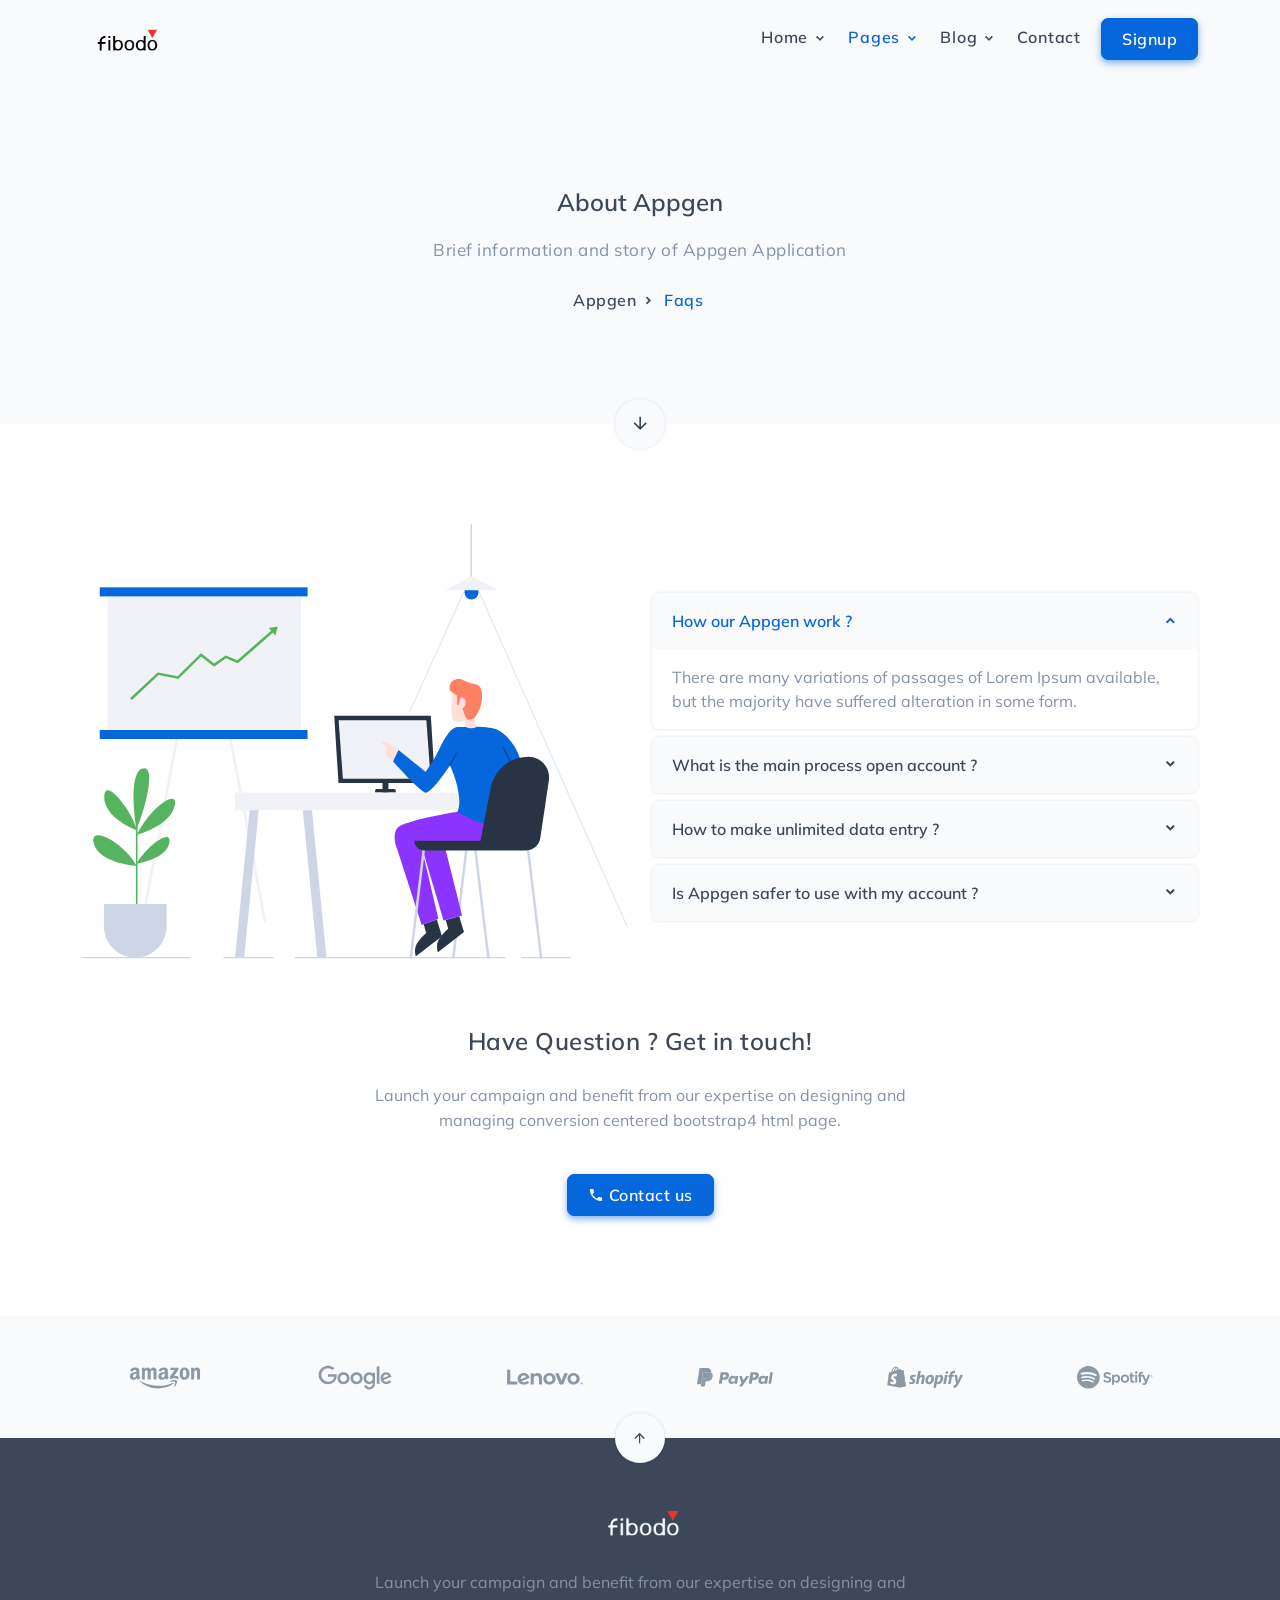
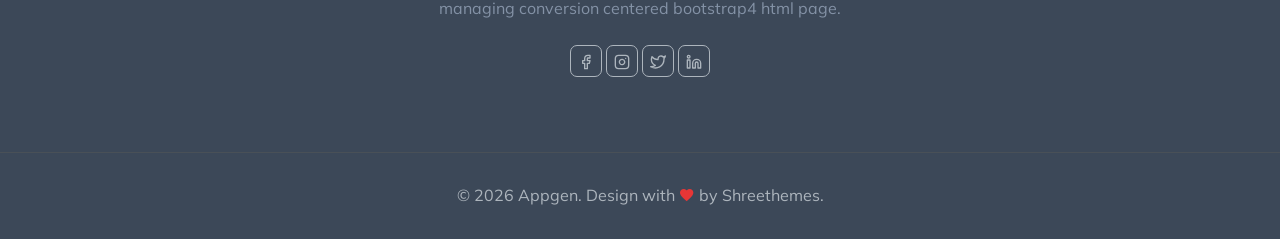
<file: faqs.html>
<!DOCTYPE html>
<html lang="en">

    <head>
        <meta charset="utf-8" />
        <title>Appgen - App & Saas Landing Template</title>
        <meta name="viewport" content="width=device-width, initial-scale=1.0">
        <meta name="description" content="App and Saas Landing Template" />
        <meta name="keywords" content="Application, Clean, Saas, Dashboard, Bootstrap 5" />
        <meta content="Shreethemes" name="author" />
        <!-- favicon -->
        <link rel="shortcut icon" href="images/favicon.ico">
        <!-- Bootstrap css -->
        <link href="css/bootstrap.min.css" rel="stylesheet" type="text/css" />
        <!-- Icons -->
        <link href="css/materialdesignicons.min.css" rel="stylesheet" type="text/css" />
        <!-- Slider -->               
        <link rel="stylesheet" href="css/tiny-slider.css"/>
        <!-- Main css File -->
        <link href="css/style.css" rel="stylesheet" type="text/css" />
    </head>

    <body>
        <!-- Loader Start -->
        <div id="preloader">
            <div id="status">
                <div class="logo">
                    <img src="images/logo-dark.png" height="25" class="d-block mx-auto" alt="">
                </div>
                <div class="sk-chase mt-4">
                    <div class="sk-chase-dot"></div>
                    <div class="sk-chase-dot"></div>
                    <div class="sk-chase-dot"></div>
                    <div class="sk-chase-dot"></div>
                    <div class="sk-chase-dot"></div>
                    <div class="sk-chase-dot"></div>
                </div>
            </div>
        </div>
        <!-- Loader End -->

        <!-- Navbar STart -->
        <header id="topnav" class="defaultscroll sticky">
            <div class="container">
                <!-- Logo container-->
                <div>
                    <a class="logo" href="index.html">
                        <img src="images/logo-dark.png" height="22" alt="">
                    </a>
                </div>                 
                <div class="buy-button">
                    <a href="signup.html" class="btn btn-primary">Signup</a>
                </div><!--end login button-->
                <!-- End Logo container-->
                <div class="menu-extras">
                    <div class="menu-item">
                        <!-- Mobile menu toggle-->
                        <a class="navbar-toggle" id="isToggle" onclick="toggleMenu()">
                            <div class="lines">
                                <span></span>
                                <span></span>
                                <span></span>
                            </div>
                        </a>
                        <!-- End mobile menu toggle-->
                    </div>
                </div>
        
                <div id="navigation">
                    <!-- Navigation Menu-->   
                    <ul class="navigation-menu">
                        <li class="has-submenu parent-menu-item">
                            <a href="javascript:void(0)">Home</a><span class="menu-arrow"></span>
                            <ul class="submenu">
                                <li><a href="index.html" class="sub-menu-item">Home One</a></li>
                                <li><a href="index-two.html" class="sub-menu-item">Home Two</a></li>
                                <li><a href="index-three.html" class="sub-menu-item">Home Three</a></li>
                                <li><a href="index-four.html" class="sub-menu-item">Home Four</a></li>
                                <li><a href="index-five.html" class="sub-menu-item">Home Five</a></li>
                                <li><a href="index-six.html" class="sub-menu-item">Home Six</a></li>
                                <li><a href="index-onepage.html" class="sub-menu-item">One Page</a></li>
                            </ul>
                        </li>
        
                        <li class="has-submenu parent-menu-item">
                            <a href="javascript:void(0)">Pages</a><span class="menu-arrow"></span>
                            <ul class="submenu">
                                <li><a href="about.html" class="sub-menu-item">Company</a></li>
                                <li><a href="services.html" class="sub-menu-item">Services</a></li>
                                <li><a href="faqs.html" class="sub-menu-item">FAQs</a></li>
                                <li><a href="login.html" class="sub-menu-item">Login</a></li>
                                <li><a href="signup.html" class="sub-menu-item">Signup</a></li>
                                <li><a href="reset-password.html" class="sub-menu-item">Reset Password</a></li>
                                <li><a href="404.html" class="sub-menu-item">404</a></li>
                            </ul>
                        </li>

                        <li class="has-submenu parent-menu-item">
                            <a href="javascript:void(0)">Blog</a><span class="menu-arrow"></span>
                            <ul class="submenu">
                                <li><a href="blog.html" class="sub-menu-item">Blog</a></li>
                                <li><a href="blog-detail.html" class="sub-menu-item">Single Blog</a></li>
                            </ul>
                        </li>

                        <li><a href="contact.html" class="sub-menu-item">Contact</a></li>
                    </ul><!--end navigation menu-->
                </div><!--end navigation-->
            </div><!--end container-->
        </header><!--end header-->
        <!-- Navbar End -->

        <!-- Hero Start -->
        <section class="bg-half bg-light d-table w-100">
            <div class="container">
                <div class="row justify-content-center">
                    <div class="col-lg-12 text-center">
                        <div class="title-heading">
                            <h4>About Appgen</h4>
                            <p class="text-muted para-desc mx-auto mt-3 mb-0">Brief information and story of Appgen Application</p> 
                            <nav aria-label="breadcrumb" class="d-inline-block mt-4">
                                <ul class="breadcrumb mb-0">
                                    <li class="breadcrumb-item"><a href="index.html">Appgen</a></li>
                                    <li class="breadcrumb-item active" aria-current="page">Faqs</li>
                                </ul>
                            </nav>
                        </div>
                    </div><!--end col-->
                    <div class="home-shape-arrow">
                        <a href="#faqs" class="scroll-down"><i class="mdi mdi-arrow-down arrow-icon bg-light text-dark h5"></i></a>
                    </div>
                </div><!--end row-->
            </div> <!--end container-->
        </section><!--end section-->
        <!-- Hero End -->

        <!-- About Start -->
        <section class="section" id="faqs">
            <div class="container">
                <div class="row align-items-center">
                    <div class="col-lg-6 col-md-6 col-12">
                        <img src="images/svg/app-user-monochrome.svg" class="img-fluid" alt="">
                    </div><!--end col-->

                    <div class="col-lg-6 col-md-6 col-12 mt-4 mt-sm-0 pt-2 pt-sm-0">
                        <div class="accordion mt-4 pt-2" id="buyingquestion">
                            <div class="accordion-item rounded shadow overflow-hidden">
                                <h2 class="accordion-header" id="headingOne">
                                    <button class="accordion-button border-0 bg-light" type="button" data-bs-toggle="collapse" data-bs-target="#collapseOne"
                                        aria-expanded="true" aria-controls="collapseOne">
                                        How our Appgen work ?
                                    </button>
                                </h2>
                                <div id="collapseOne" class="accordion-collapse border-0 collapse show" aria-labelledby="headingOne"
                                    data-bs-parent="#buyingquestion">
                                    <div class="accordion-body text-muted bg-white">
                                        There are many variations of passages of Lorem Ipsum available, but the majority have suffered alteration in some form.
                                    </div>
                                </div>
                            </div>
                            
                            <div class="accordion-item rounded shadow overflow-hidden mt-2">
                                <h2 class="accordion-header" id="headingTwo">
                                    <button class="accordion-button border-0 bg-light collapsed" type="button" data-bs-toggle="collapse" data-bs-target="#collapseTwo"
                                        aria-expanded="false" aria-controls="collapseTwo">
                                        What is the main process open account ?
                                    </button>
                                </h2>
                                <div id="collapseTwo" class="accordion-collapse border-0 collapse" aria-labelledby="headingTwo"
                                    data-bs-parent="#buyingquestion">
                                    <div class="accordion-body text-muted bg-white">
                                        There are many variations of passages of Lorem Ipsum available, but the majority have suffered alteration in some form.
                                    </div>
                                </div>
                            </div>

                            <div class="accordion-item rounded shadow overflow-hidden mt-2">
                                <h2 class="accordion-header" id="headingThree">
                                    <button class="accordion-button border-0 bg-light collapsed" type="button" data-bs-toggle="collapse"
                                        data-bs-target="#collapseThree" aria-expanded="false" aria-controls="collapseThree">
                                        How to make unlimited data entry ?
                                    </button>
                                </h2>
                                <div id="collapseThree" class="accordion-collapse border-0 collapse" aria-labelledby="headingThree"
                                    data-bs-parent="#buyingquestion">
                                    <div class="accordion-body text-muted bg-white">
                                        There are many variations of passages of Lorem Ipsum available, but the majority have suffered alteration in some form.
                                    </div>
                                </div>
                            </div>

                            <div class="accordion-item rounded shadow overflow-hidden mt-2">
                                <h2 class="accordion-header" id="headingFour">
                                    <button class="accordion-button border-0 bg-light collapsed" type="button" data-bs-toggle="collapse"
                                        data-bs-target="#collapseFour" aria-expanded="false" aria-controls="collapseFour">
                                        Is Appgen safer to use with my account ?
                                    </button>
                                </h2>
                                <div id="collapseFour" class="accordion-collapse border-0 collapse" aria-labelledby="headingFour"
                                    data-bs-parent="#buyingquestion">
                                    <div class="accordion-body text-muted bg-white">
                                        There are many variations of passages of Lorem Ipsum available, but the majority have suffered alteration in some form.
                                    </div>
                                </div>
                            </div>
                        </div>
                    </div><!--end col-->
                </div><!--end row-->

                <div class="row mt-md-5 pt-md-3 mt-4 pt-2 justify-content-center">
                    <div class="col-12 text-center">
                        <div class="section-title">
                            <h4 class="title mb-4">Have Question ? Get in touch!</h4>
                            <p class="text-muted para-desc mx-auto">Launch your campaign and benefit from our expertise on designing and managing conversion centered bootstrap4 html page.</p>
                            <a href="contact.html" class="btn btn-primary mt-4 scroll-down"><i class="mdi mdi-phone"></i> Contact us</a>
                        </div>
                    </div><!--end col-->
                </div><!--end row-->
            </div><!--end container-->
        </section><!--end section-->
        <!-- About End -->

        <!-- Client Start -->
        <section class="py-4 bg-light">
            <div class="container">
                <div class="row justify-content-center">
                    <div class="col-lg-2 col-md-2 col-6 text-center py-4">
                        <img src="images/client/amazon.svg" class="avatar avatar-ex-sm" alt="">
                    </div><!--end col-->

                    <div class="col-lg-2 col-md-2 col-6 text-center py-4">
                        <img src="images/client/google.svg" class="avatar avatar-ex-sm" alt="">
                    </div><!--end col-->
                    
                    <div class="col-lg-2 col-md-2 col-6 text-center py-4">
                        <img src="images/client/lenovo.svg" class="avatar avatar-ex-sm" alt="">
                    </div><!--end col-->
                    
                    <div class="col-lg-2 col-md-2 col-6 text-center py-4">
                        <img src="images/client/paypal.svg" class="avatar avatar-ex-sm" alt="">
                    </div><!--end col-->
                    
                    <div class="col-lg-2 col-md-2 col-6 text-center py-4">
                        <img src="images/client/shopify.svg" class="avatar avatar-ex-sm" alt="">
                    </div><!--end col-->
                    
                    <div class="col-lg-2 col-md-2 col-6 text-center py-4">
                        <img src="images/client/spotify.svg" class="avatar avatar-ex-sm" alt="">
                    </div><!--end col-->
                </div><!--end row-->
            </div><!--end container-->
        </section><!--end section-->
        <!-- Client End -->

        <!-- Footer Start -->
        <footer class="bg-dark py-5">
            <div class="container">
                <div class="row justify-content-center">
                    <div class="col-lg-7 mb-3">
                        <div class="text-center">
                            <a class="logo logo-footer" href="#">
                                <img src="images/logo-light.png" height="25" alt="">
                            </a>
                            <p class="text-muted para-desc mx-auto mt-3">Launch your campaign and benefit from our expertise on designing and managing conversion centered bootstrap4 html page.</p>
                            <ul class="list-unstyled social-icon social mb-0 mt-4">
                                <li class="list-inline-item"><a href="javascript:void(0)" class="rounded"><i data-feather="facebook" class="fea icon-sm fea-social"></i></a></li>
                                <li class="list-inline-item"><a href="javascript:void(0)" class="rounded"><i data-feather="instagram" class="fea icon-sm fea-social"></i></a></li>
                                <li class="list-inline-item"><a href="javascript:void(0)" class="rounded"><i data-feather="twitter" class="fea icon-sm fea-social"></i></a></li>
                                <li class="list-inline-item"><a href="javascript:void(0)" class="rounded"><i data-feather="linkedin" class="fea icon-sm fea-social"></i></a></li>
                            </ul><!--end icon-->
                        </div>
                    </div><!--end col-->
                </div><!--end row-->
            </div><!--end container-->
            <!-- Back to top -->    
            <a href="#" class="back-to-top" id="back-to-top" title="Top"> 
                <i class="mdi mdi-arrow-up icons bg-light text-dark"> </i> 
            </a>
            <!-- Back to top -->
        </footer><!--end footer-->
        <footer class="footer-bar bg-dark">
            <div class="container">
                <div class="row justify-content-center">
                    <div class="col-12 text-center">
                        <p class="mb-0 footer-text para-desc mx-auto">© <script>document.write(new Date().getFullYear())</script> <span class="text-reset">Appgen</span>. Design with <i class="mdi mdi-heart text-danger"></i> by <a href="http://shreethemes.in" target="_blank" class="text-reset">Shreethemes</a>.</p>
                    </div><!--end col-->
                </div><!--end row-->
            </div><!--end container-->
        </footer><!--end footer-->
        <!-- Footer End -->
        
        <!-- javascript -->
        <script src="js/bootstrap.bundle.min.js"></script>
        <!-- Icon -->
        <script src="js/feather.min.js"></script>
        <script src="https://unicons.iconscout.com/release/v3.0.6/script/monochrome/bundle.js"/></script>
        <!-- Contact -->
        <script src="js/contact.js"></script>
        <!-- Main Js -->
        <script src="js/app.js"></script>
    </body>
</html>
</file>
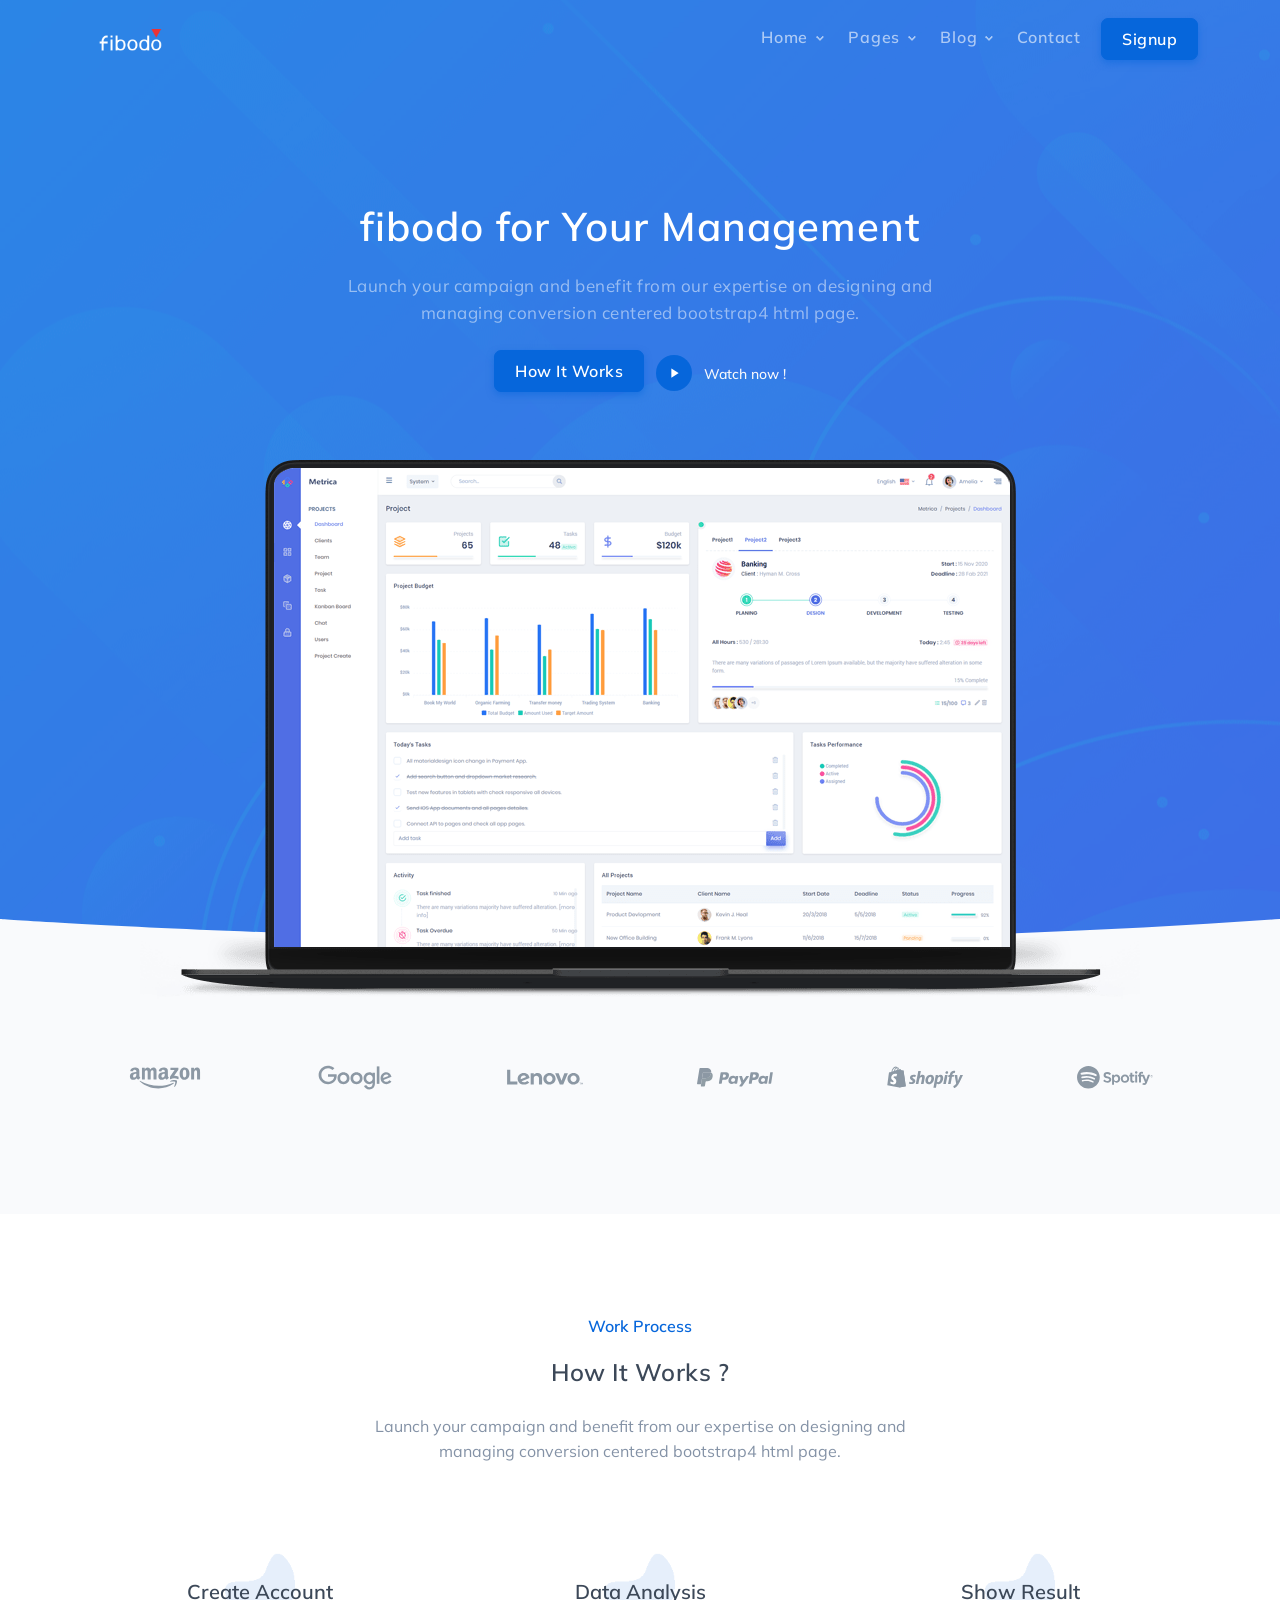
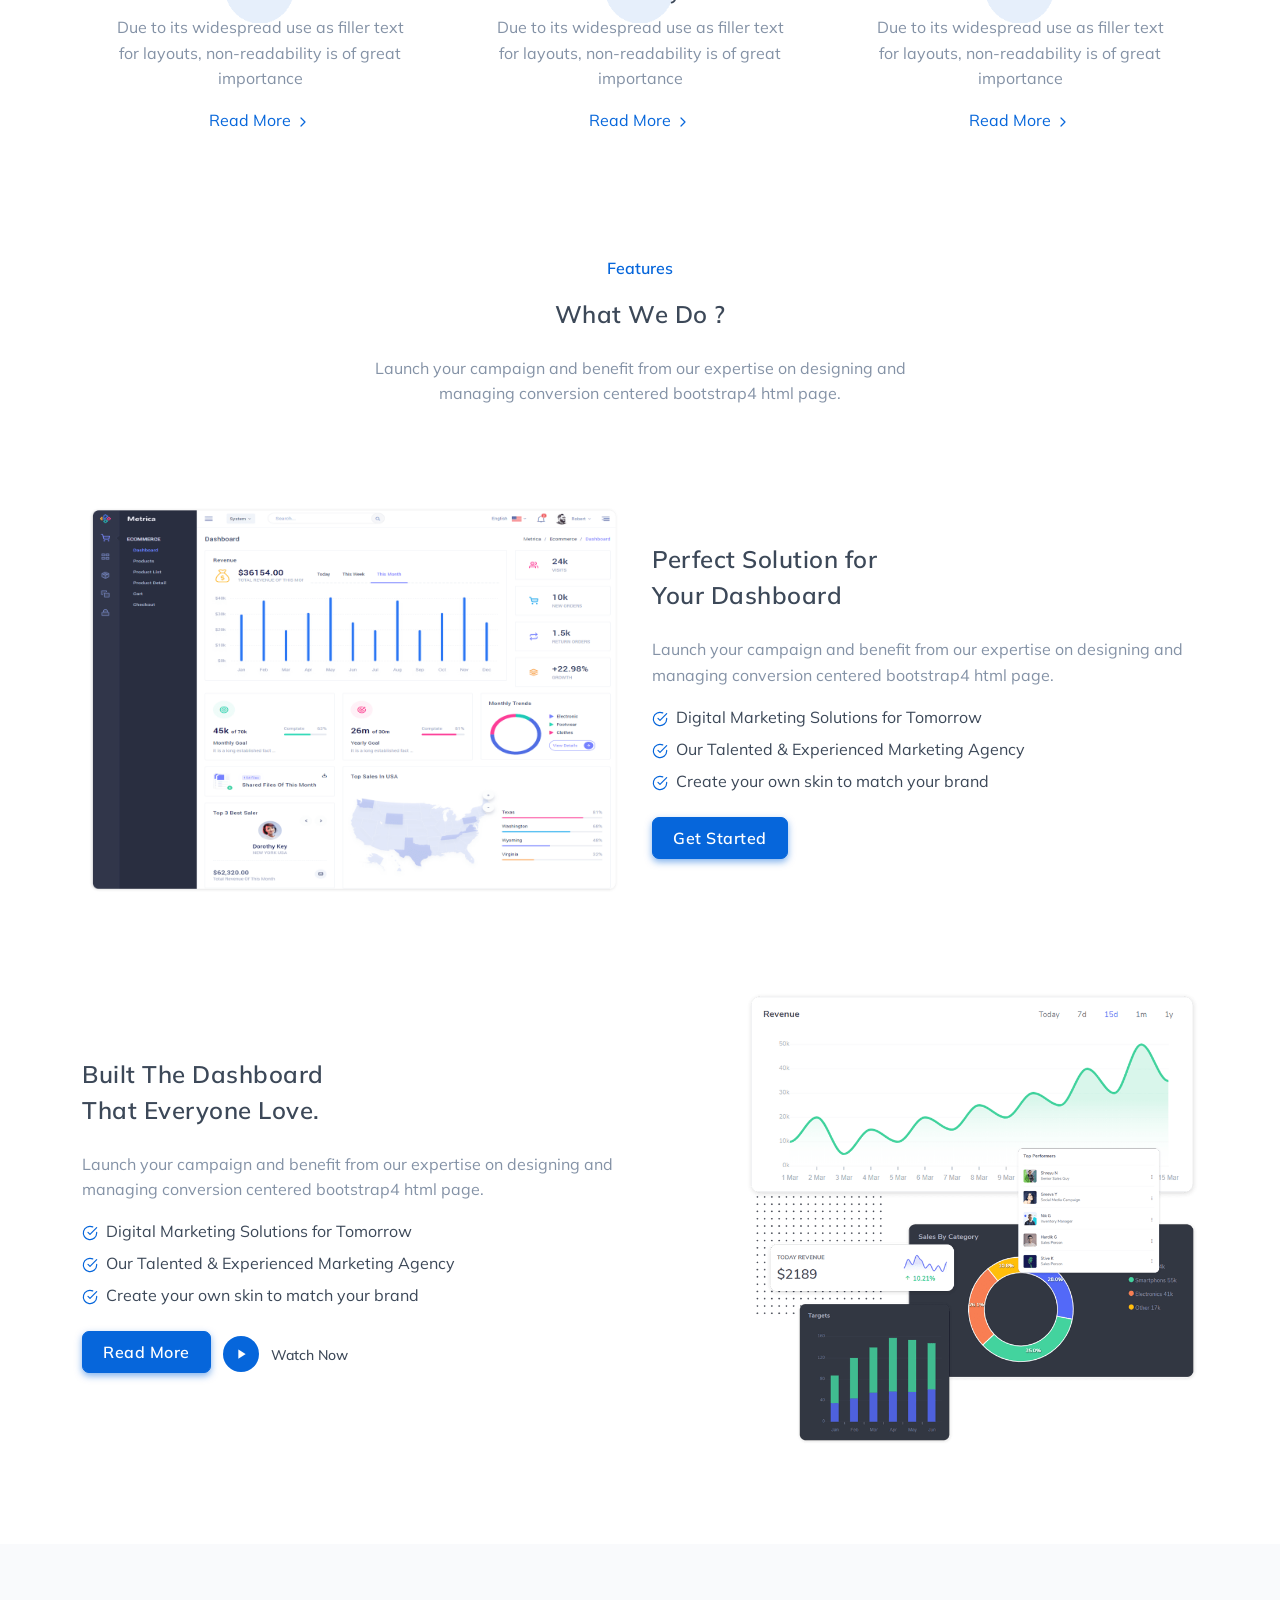
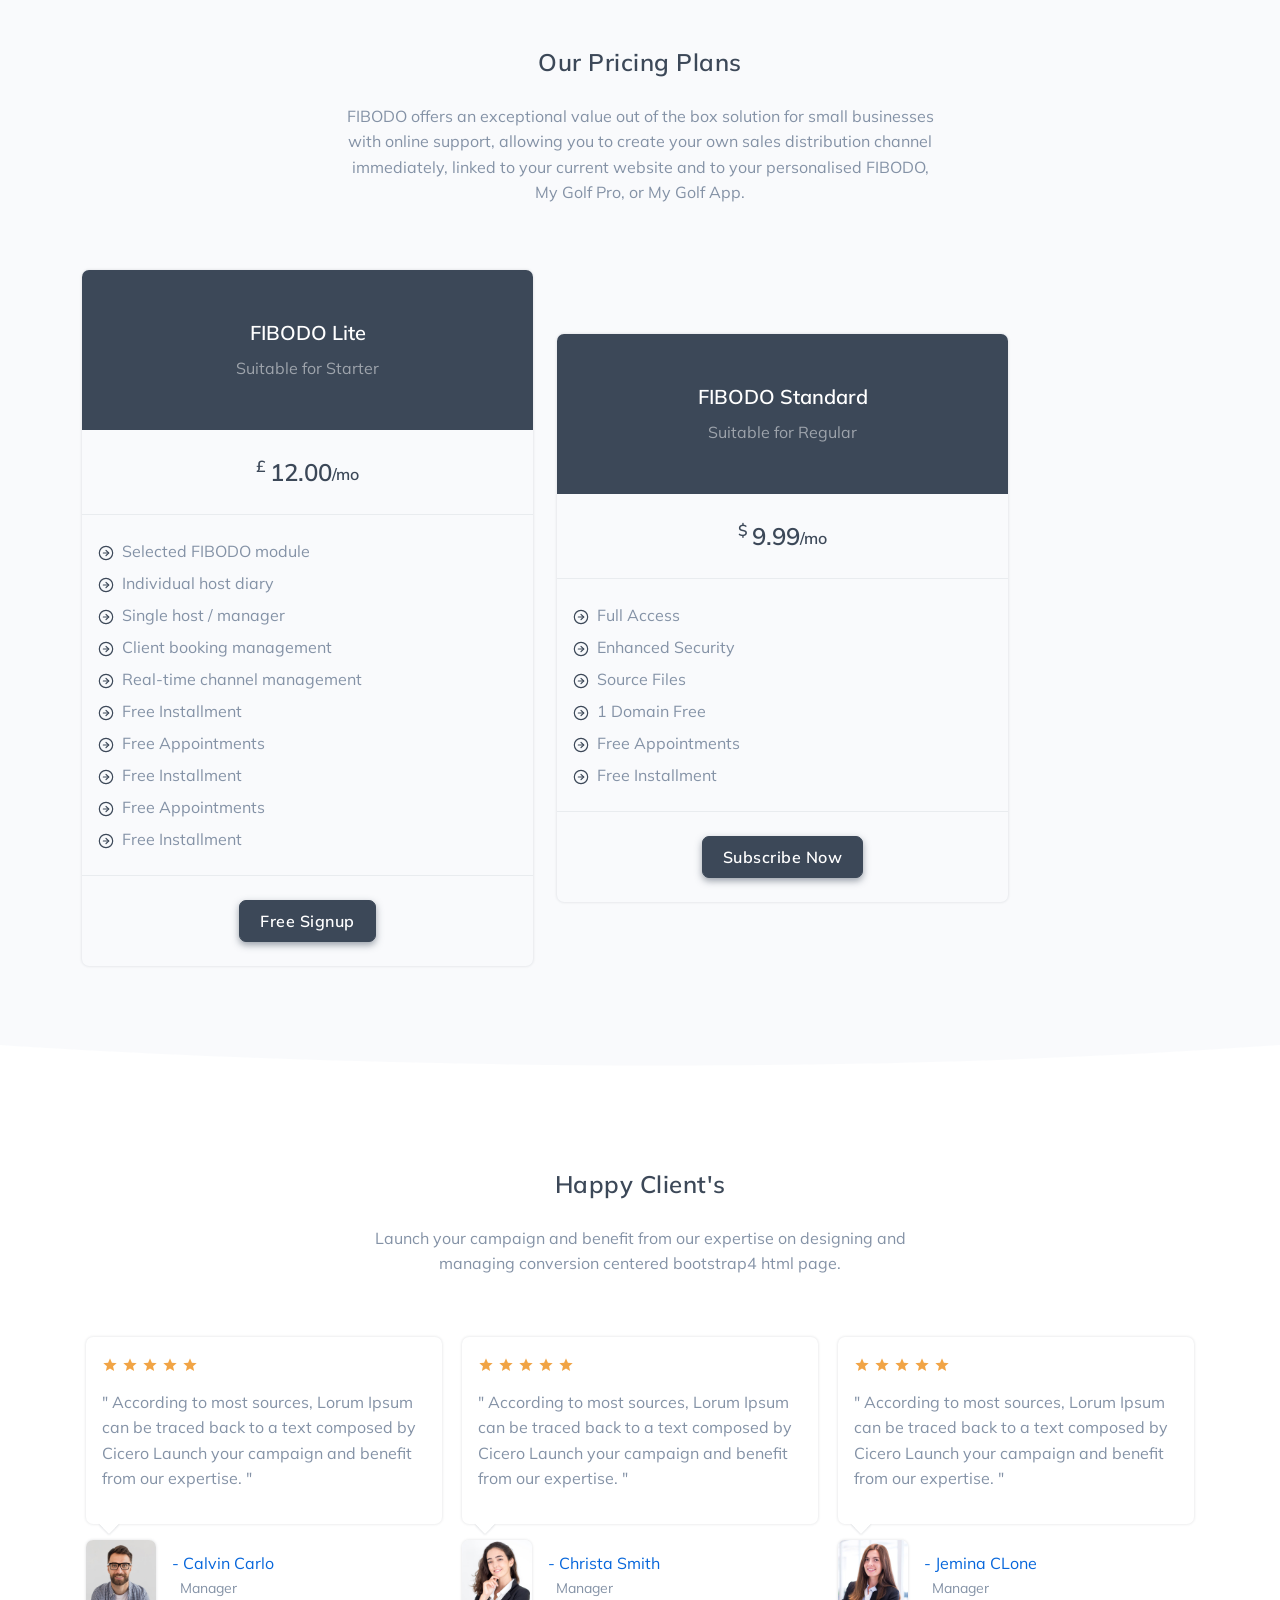
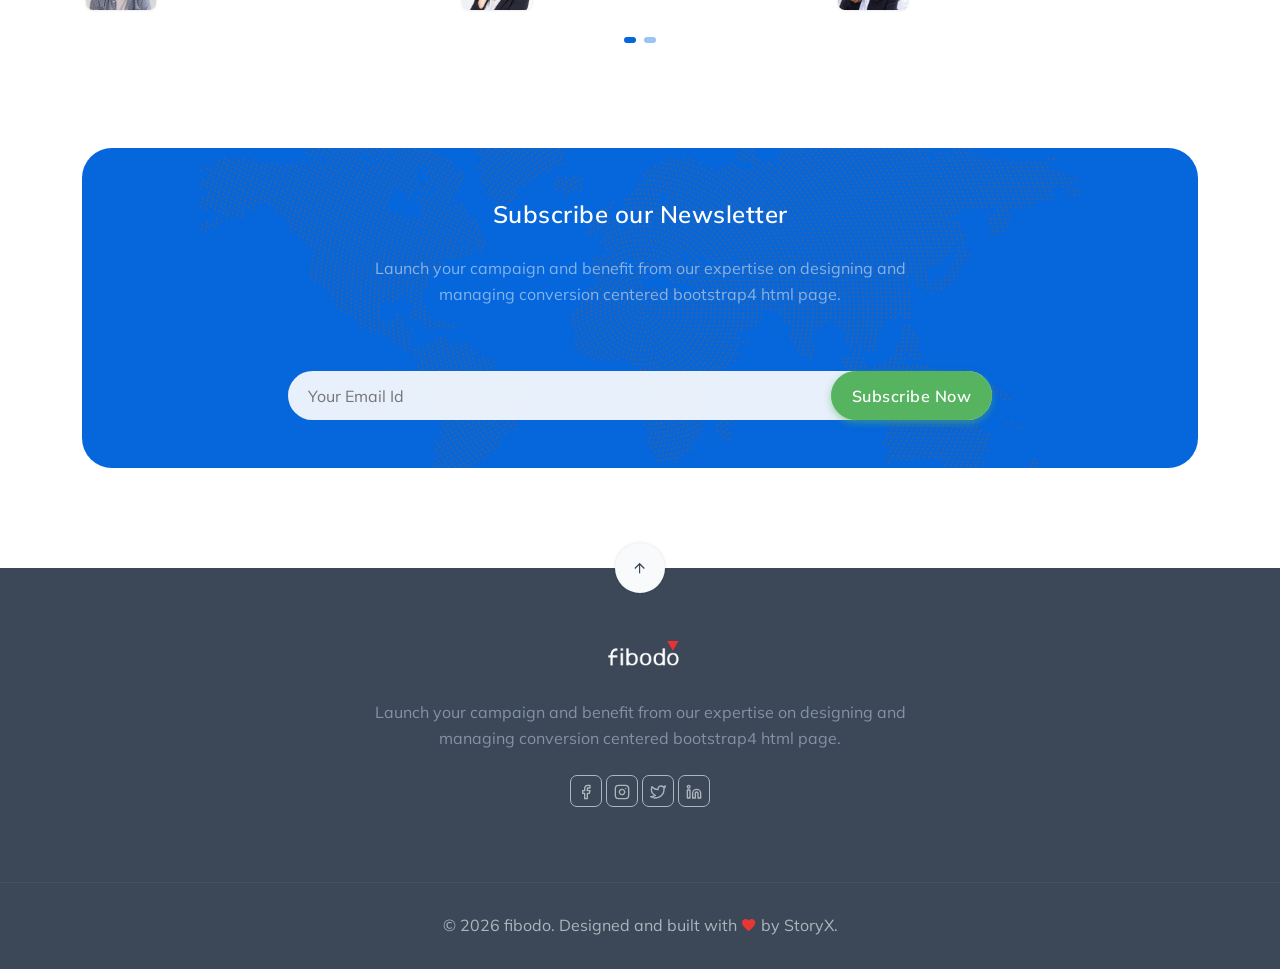
<file: golf-business.html>
<!DOCTYPE html>
<html lang="en">

    <head>
        <meta charset="utf-8" />
        <title>for Business | Golf</title>
        <meta name="viewport" content="width=device-width, initial-scale=1.0">
        <meta name="description" content="App and Saas Landing Template" />
        <meta name="keywords" content="Application, Clean, Saas, Dashboard, Bootstrap 5" />
        <meta content="Shreethemes" name="author" />
        <!-- favicon -->
        <link rel="shortcut icon" href="images/favicon.ico">
        <!-- Bootstrap css -->
        <link href="css/bootstrap.min.css" rel="stylesheet" type="text/css" />
        <!-- Icons -->
        <link href="css/materialdesignicons.min.css" rel="stylesheet" type="text/css" />
        <!-- Slider -->               
        <link rel="stylesheet" href="css/tiny-slider.css"/>
        <!-- Main css File -->
        <link href="css/style.css" rel="stylesheet" type="text/css" />
    </head>

    <body>
        <!-- Loader Start -->
        <div id="preloader">
            <div id="status">
                <div class="logo">
                    <img src="images/logo-dark.png" height="25" class="d-block mx-auto" alt="">
                </div>
                <div class="sk-chase mt-4">
                    <div class="sk-chase-dot"></div>
                    <div class="sk-chase-dot"></div>
                    <div class="sk-chase-dot"></div>
                    <div class="sk-chase-dot"></div>
                    <div class="sk-chase-dot"></div>
                    <div class="sk-chase-dot"></div>
                </div>
            </div>
        </div>
        <!-- Loader End -->

        <!-- Navbar STart -->
        <header id="topnav" class="defaultscroll sticky">
            <div class="container">
                <!-- Logo container-->
                <div>
                    <a class="logo" href="index.html">
                        <img src="images/logo-dark.png" class="l-dark" height="22" alt="">
                        <img src="images/logo-light.png" class="l-light" height="22" alt="">
                    </a>
                </div>                 
                <div class="buy-button">
                    <a href="signup.html" class="btn btn-primary">Signup</a>
                </div><!--end login button-->
                <!-- End Logo container-->
                <div class="menu-extras">
                    <div class="menu-item">
                        <!-- Mobile menu toggle-->
                        <a class="navbar-toggle" id="isToggle" onclick="toggleMenu()">
                            <div class="lines">
                                <span></span>
                                <span></span>
                                <span></span>
                            </div>
                        </a>
                        <!-- End mobile menu toggle-->
                    </div>
                </div>
        
                <div id="navigation">
                    <!-- Navigation Menu-->   
                    <ul class="navigation-menu nav-light">
                        <li class="has-submenu parent-menu-item">
                            <a href="javascript:void(0)">Home</a><span class="menu-arrow"></span>
                            <ul class="submenu">
                                <li><a href="index.html" class="sub-menu-item">Home One</a></li>
                                <li><a href="index-two.html" class="sub-menu-item">Home Two</a></li>
                                <li><a href="index-three.html" class="sub-menu-item">Home Three</a></li>
                                <li><a href="index-four.html" class="sub-menu-item">Home Four</a></li>
                                <li><a href="index-five.html" class="sub-menu-item">Home Five</a></li>
                                <li><a href="index-six.html" class="sub-menu-item">Home Six</a></li>
                                <li><a href="index-onepage.html" class="sub-menu-item">One Page</a></li>
                            </ul>
                        </li>
        
                        <li class="has-submenu parent-menu-item">
                            <a href="javascript:void(0)">Pages</a><span class="menu-arrow"></span>
                            <ul class="submenu">
                                <li><a href="about.html" class="sub-menu-item">Company</a></li>
                                <li><a href="services.html" class="sub-menu-item">Services</a></li>
                                <li><a href="faqs.html" class="sub-menu-item">FAQs</a></li>
                                <li><a href="login.html" class="sub-menu-item">Login</a></li>
                                <li><a href="signup.html" class="sub-menu-item">Signup</a></li>
                                <li><a href="reset-password.html" class="sub-menu-item">Reset Password</a></li>
                                <li><a href="404.html" class="sub-menu-item">404</a></li>
                            </ul>
                        </li>

                        <li class="has-submenu parent-menu-item">
                            <a href="javascript:void(0)">Blog</a><span class="menu-arrow"></span>
                            <ul class="submenu">
                                <li><a href="blog.html" class="sub-menu-item">Blog</a></li>
                                <li><a href="blog-detail.html" class="sub-menu-item">Single Blog</a></li>
                            </ul>
                        </li>

                        <li><a href="contact.html" class="sub-menu-item">Contact</a></li>
                    </ul><!--end navigation menu-->
                </div><!--end navigation-->
            </div><!--end container-->
        </header><!--end header-->
        <!-- Navbar End -->

        <!-- Hero Start -->
        <section class="bg-home d-flex align-items-center" style="background: url('images/bg2.png') center center; height: auto;" id="home">
            <div class="bg-overlay bg-overlay-primary"></div>
            <div class="container">
                <div class="row justify-content-center">
                    <div class="col-lg-12 text-center mt-0 mt-md-5 pt-0 pt-md-5">
                        <div class="title-heading margin-top-100">
                            <h1 class="heading text-white mb-3">fibodo for Your Management</h1>
                            <p class="para-desc mx-auto text-white-50">Launch your campaign and benefit from our expertise on designing and managing conversion centered bootstrap4 html page.</p>
                            <div class="watch-video mt-4">
                                <a href="#about" class="btn btn-primary mb-2">How It Works</a>
                                <a href="javascript:void(0)" data-bs-toggle="modal" data-bs-target="#watchvideomodal" class="video-play-icon watch text-light mb-2 ms-2"><i class="mdi mdi-play play-icon-circle text-center d-inline-block me-2 rounded-pill text-white position-relative play play-iconbar"></i> Watch now !</a>
                            </div>
                        </div>

                        <div class="home-dashboard">
                            <img src="images/saas/laptop-one.png" alt="" class="img-fluid">
                        </div>
                    </div><!--end col-->
                </div><!--end row-->
            </div><!--end container--> 
        </section><!--end section-->
        <div class="position-relative">
            <div class="shape overflow-hidden text-light">
                <svg viewBox="0 0 2880 48" fill="none" xmlns="http://www.w3.org/2000/svg">
                    <path d="M0 48H1437.5H2880V0H2160C1442.5 52 720 0 720 0H0V48Z" fill="currentColor"></path>
                </svg>
            </div>
        </div>
        <!-- Hero End -->

        <!-- Client Start -->
        <section class="section bg-light">
            <div class="container">
                <div class="row justify-content-center">
                    <div class="col-lg-2 col-md-2 col-6 text-center py-4">
                        <img src="images/client/amazon.svg" class="avatar avatar-ex-sm" alt="">
                    </div><!--end col-->

                    <div class="col-lg-2 col-md-2 col-6 text-center py-4">
                        <img src="images/client/google.svg" class="avatar avatar-ex-sm" alt="">
                    </div><!--end col-->
                    
                    <div class="col-lg-2 col-md-2 col-6 text-center py-4">
                        <img src="images/client/lenovo.svg" class="avatar avatar-ex-sm" alt="">
                    </div><!--end col-->
                    
                    <div class="col-lg-2 col-md-2 col-6 text-center py-4">
                        <img src="images/client/paypal.svg" class="avatar avatar-ex-sm" alt="">
                    </div><!--end col-->
                    
                    <div class="col-lg-2 col-md-2 col-6 text-center py-4">
                        <img src="images/client/shopify.svg" class="avatar avatar-ex-sm" alt="">
                    </div><!--end col-->
                    
                    <div class="col-lg-2 col-md-2 col-6 text-center py-4">
                        <img src="images/client/spotify.svg" class="avatar avatar-ex-sm" alt="">
                    </div><!--end col-->
                </div><!--end row-->
            </div><!--end container-->
        </section><!--end section-->
        <!-- Client End -->

        <!-- Features Start -->
        <section class="section overflow-hidden" id="service">
            <div class="container">
                <div class="row justify-content-center">
                    <div class="col-12">
                        <div class="section-title text-center mb-4 pb-2">
                            <h6 class="text-primary font-weight-normal mb-3">Work Process</h6>
                            <h4 class="title mb-4">How It Works ?</h4>
                            <p class="para-desc mx-auto text-muted mb-0">Launch your campaign and benefit from our expertise on designing and managing conversion centered bootstrap4 html page.</p>
                        </div>
                    </div><!--end col-->
                </div><!--end row-->

                <div class="row">
                    <div class="col-lg-4 col-md-6 col-12 mt-4 pt-2">
                        <div class="feature position-relative text-center">
                            <div class="p-4 rounded position-relative overflow-hidden">
                                <div class="icon text-primary">
                                    <i class="uim uim-key-skeleton-alt"></i>
                                    <img src="images/shape-1.png" class="avatar avatar-small icon-shape" alt="">
                                </div>
                                <div class="content mt-4">
                                    <h5><a href="javascript:void(0)" class="title text-dark">Create Account</a></h5>
                                    <p class="text-muted">Due to its widespread use as filler text for layouts, non-readability is of great importance</p>
                                    <a href="javascript:void(0)" class="text-primary">Read More <i data-feather="chevron-right" class="fea icon-sm"></i></a>
                                </div>
                            </div>
                        </div>
                    </div><!--end col-->

                    <div class="col-lg-4 col-md-6 col-12 mt-4 pt-2">
                        <div class="feature position-relative text-center">
                            <div class="p-4 rounded position-relative overflow-hidden">
                                <div class="icon text-primary">
                                    <i class="uim uim-signal-alt-3"></i>
                                    <img src="images/shape-1.png" class="avatar avatar-small icon-shape" alt="">
                                </div>
                                <div class="content mt-4">
                                    <h5><a href="javascript:void(0)" class="title text-dark">Data Analysis</a></h5>
                                    <p class="text-muted">Due to its widespread use as filler text for layouts, non-readability is of great importance</p>
                                    <a href="javascript:void(0)" class="text-primary">Read More <i data-feather="chevron-right" class="fea icon-sm"></i></a>
                                </div>
                            </div>
                        </div>
                    </div><!--end col-->

                    <div class="col-lg-4 col-md-6 col-12 mt-4 pt-2">
                        <div class="feature position-relative text-center">
                            <div class="p-4 rounded position-relative overflow-hidden">
                                <div class="icon text-primary">
                                    <i class="uim uim-flip-v"></i>
                                    <img src="images/shape-1.png" class="avatar avatar-small icon-shape" alt="">
                                </div>
                                <div class="content mt-4">
                                    <h5><a href="javascript:void(0)" class="title text-dark">Show Result</a></h5>
                                    <p class="text-muted">Due to its widespread use as filler text for layouts, non-readability is of great importance</p>
                                    <a href="javascript:void(0)" class="text-primary">Read More <i data-feather="chevron-right" class="fea icon-sm"></i></a>
                                </div>
                            </div>
                        </div>
                    </div><!--end col-->
                </div><!--end row-->
            </div><!--end container-->

            <div class="container mt-100 mt-60">
                <div class="row justify-content-center">
                    <div class="col-12">
                        <div class="section-title text-center">
                            <h6 class="text-primary font-weight-normal mb-3">Features</h6>
                            <h4 class="title mb-4">What We Do ?</h4>
                            <p class="text-muted para-desc mx-auto mb-0">Launch your campaign and benefit from our expertise on designing and managing conversion centered bootstrap4 html page.</p>
                        </div>
                    </div><!--end dol-->
                </div><!--end row-->
            </div><!--end container-->

            <div class="container mt-100 mt-60">
                <div class="row align-items-center">
                    <div class="col-md-6">
                        <div class="feature position-relative">
                            <img src="images/saas/features-1.png" class="img-fluid" alt="">
                        </div>
                    </div><!--end col-->

                    <div class="col-md-6 mt-4 mt-sm-0 pt-2 pt-sm-0">
                        <div class="section-title">
                            <h5 class="title mb-4">Perfect Solution for <br> Your Dashboard</h5>
                            <p class="text-muted para-desc">Launch your campaign and benefit from our expertise on designing and managing conversion centered bootstrap4 html page.</p>
                            <ul class="list-unstyled">
                                <li class="mt-2"><i data-feather="check-circle" class="fea icon-sm text-primary me-2"></i>Digital Marketing Solutions for Tomorrow</li>
                                <li class="mt-2"><i data-feather="check-circle" class="fea icon-sm text-primary me-2"></i>Our Talented & Experienced Marketing Agency</li>
                                <li class="mt-2"><i data-feather="check-circle" class="fea icon-sm text-primary me-2"></i>Create your own skin to match your brand</li>
                            </ul>
                            <div class="mt-4">
                                <a href="javascript:void(0)" class="btn btn-primary">Get Started</a>
                            </div>
                        </div>
                    </div><!--end col-->
                </div><!--end row-->
            </div><!--end container-->

            <div class="container mt-100 mt-60">
                <div class="row align-items-center">
                    <div class="col-md-5 order-1 order-md-2">
                        <div class="feature position-relative">
                            <img src="images/saas/features-2.png" class="img-fluid d-block mx-auto" alt="">
                        </div>
                    </div><!--end col-->

                    <div class="col-md-7 order-2 order-md-1 mt-4 mt-sm-0 pt-2 pt-sm-0">
                        <div class="section-title">
                            <h5 class="title mb-4">Built The Dashboard <br> That Everyone Love.</h5>
                            <p class="text-muted para-desc">Launch your campaign and benefit from our expertise on designing and managing conversion centered bootstrap4 html page.</p>
                            <ul class="list-unstyled">
                                <li class="mt-2"><i data-feather="check-circle" class="fea icon-sm text-primary me-2"></i>Digital Marketing Solutions for Tomorrow</li>
                                <li class="mt-2"><i data-feather="check-circle" class="fea icon-sm text-primary me-2"></i>Our Talented & Experienced Marketing Agency</li>
                                <li class="mt-2"><i data-feather="check-circle" class="fea icon-sm text-primary me-2"></i>Create your own skin to match your brand</li>
                            </ul>
                            <div class="watch-video mt-4">
                                <a href="javascript:void(0)" class="btn btn-primary mb-2 me-2">Read More</a>
                                <a href="javascript:void(0)" data-bs-toggle="modal" data-bs-target="#watchvideomodal" class="video-play-icon watch title-dark text-dark mb-2"><i class="mdi mdi-play play-icon-circle text-center d-inline-block me-2 rounded-pill text-white title-dark position-relative play play-iconbar"></i> Watch Now</a>
                            </div>
                        </div>
                    </div><!--end col-->
                </div><!--end row-->
            </div><!--end container-->
        </section><!--end section-->
        <!-- Features End -->

        <!-- Pricing Start -->
        <section class="section bg-light" id="price">
            <div class="container">
                <div class="row justify-content-center">
                    <div class="col-12">
                        <div class="section-title text-center mb-4 pb-2">
                            <h4 class="title mb-4">Our Pricing Plans</h4>
                            <p class="text-muted para-desc mx-auto mb-0">FIBODO offers an exceptional value out of the box solution for small businesses with online support, allowing you to create your own sales distribution channel immediately, linked to your current website and to your personalised FIBODO, My Golf Pro, or My Golf App. </p>
                        </div>
                    </div><!--end col-->
                </div><!--end row-->

                <div class="row align-items-center">
                    <div class="col-lg-5 col-md-6 col-12 mt-4 pt-2">
                        <div class="pricing text-center rounded overflow-hidden shadow">
                            <div class="price-header bg-dark pt-5 pb-5">
                                <h5 class="price-title text-white">FIBODO Lite</h5>
                                <p class="mb-0 text-white-50">Suitable for Starter</p>
                            </div>
                            <div class="d-flex justify-content-center bg-light border-bottom py-4">
                                <span class="h6 mb-0">£</span>
                                <span class="price h4 mb-0 ms-1">12.00</span>
                                <span class="h6 align-self-end mb-1">/mo</span>
                            </div>
                            <div class="pricing-features text-start">
                                <ul class="feature list-unstyled py-4 p-3 mb-0">
                                    <li class="feature-list text-muted"><i data-feather="arrow-right-circle" class="fea icon-sm text-dark me-2"></i>Selected FIBODO module</li>
                                    <li class="feature-list text-muted mt-2"><i data-feather="arrow-right-circle" class="fea icon-sm text-dark me-2"></i>Individual host diary</li>
                                    <li class="feature-list text-muted mt-2"><i data-feather="arrow-right-circle" class="fea icon-sm text-dark me-2"></i>Single host / manager</li>
                                    <li class="feature-list text-muted mt-2"><i data-feather="arrow-right-circle" class="fea icon-sm text-dark me-2"></i>Client booking management</li>
                                    <li class="feature-list text-muted mt-2"><i data-feather="arrow-right-circle" class="fea icon-sm text-dark me-2"></i>Real-time channel management</li>
                                    <li class="feature-list text-muted mt-2"><i data-feather="arrow-right-circle" class="fea icon-sm text-dark me-2"></i>Free Installment</li>
                                    <li class="feature-list text-muted mt-2"><i data-feather="arrow-right-circle" class="fea icon-sm text-dark me-2"></i>Free Appointments</li>
                                    <li class="feature-list text-muted mt-2"><i data-feather="arrow-right-circle" class="fea icon-sm text-dark me-2"></i>Free Installment</li>
                                    <li class="feature-list text-muted mt-2"><i data-feather="arrow-right-circle" class="fea icon-sm text-dark me-2"></i>Free Appointments</li>
                                    <li class="feature-list text-muted mt-2"><i data-feather="arrow-right-circle" class="fea icon-sm text-dark me-2"></i>Free Installment</li>
                                </ul>
                                <div class="border-top text-center py-4">
                                    <a href="javascript:void(0)" class="btn btn-dark">Free Signup</a>                                        
                                </div>
                            </div>    
                        </div><!--end price three-->
                    </div><!--end col-->
                    
                    <div class="col-lg-5 col-md-6 col-12 mt-4 pt-2">
                        <div class="pricing text-center rounded overflow-hidden shadow">
                            <div class="price-header bg-dark pt-5 pb-5">
                                <h5 class="price-title text-white">FIBODO Standard</h5>
                                <p class="mb-0 text-white-50">Suitable for Regular</p>
                            </div>
                            <div class="d-flex justify-content-center bg-light border-bottom py-4">
                                <span class="h6 mb-0">$</span>
                                <span class="price h4 mb-0 ms-1">9.99</span>
                                <span class="h6 align-self-end mb-1">/mo</span>
                            </div>
                            <div class="pricing-features text-start">
                                <ul class="feature list-unstyled py-4 p-3 mb-0">
                                    <li class="feature-list text-muted"><i data-feather="arrow-right-circle" class="fea icon-sm text-dark me-2"></i>Full Access</li>
                                    <li class="feature-list text-muted mt-2"><i data-feather="arrow-right-circle" class="fea icon-sm text-dark me-2"></i>Enhanced Security</li>
                                    <li class="feature-list text-muted mt-2"><i data-feather="arrow-right-circle" class="fea icon-sm text-dark me-2"></i>Source Files</li>
                                    <li class="feature-list text-muted mt-2"><i data-feather="arrow-right-circle" class="fea icon-sm text-dark me-2"></i>1 Domain Free</li>
                                    <li class="feature-list text-muted mt-2"><i data-feather="arrow-right-circle" class="fea icon-sm text-dark me-2"></i>Free Appointments</li>
                                    <li class="feature-list text-muted mt-2"><i data-feather="arrow-right-circle" class="fea icon-sm text-dark me-2"></i>Free Installment</li>
                                </ul>
                                <div class="border-top text-center py-4">
                                    <a href="javascript:void(0)" class="btn btn-dark">Subscribe Now</a>                                        
                                </div>
                            </div>    
                        </div><!--end price three-->
                    </div><!--end col-->
                    
                    
                    
                    
                </div><!--end row-->
            </div><!--end container-->

            
        </section><!--end section-->
        <div class="position-relative">
            <div class="shape overflow-hidden text-white">
                <svg viewBox="0 0 2880 48" fill="none" xmlns="http://www.w3.org/2000/svg">
                    <path d="M0 48H1437.5H2880V0H2160C1442.5 52 720 0 720 0H0V48Z" fill="currentColor"></path>
                </svg>
            </div>
        </div>
        <!-- Pricing End -->

        <!-- Testimonial Start -->
        <section class="section">
            <div class="container">
                <div class="row justify-content-center">
                    <div class="col-12">
                        <div class="section-title text-center mb-4 pb-2">
                            <h4 class="title mb-4">Happy Client's</h4>
                            <p class="text-muted para-desc mx-auto mb-0">Launch your campaign and benefit from our expertise on designing and managing conversion centered bootstrap4 html page.</p>
                        </div>
                    </div><!--end col-->
                </div><!--end row-->

                <div class="row">
                    <div class="col-12 mt-4">
                        <div class="tiny-three-item">
                            <div class="tiny-slide">
                                <div class="customer-testi m-1">
                                    <div class="content p-3 shadow rounded bg-white position-relative">
                                        <ul class="list-unstyled mb-0 text-warning">
                                            <li class="list-inline-item"><i class="mdi mdi-star"></i></li>
                                            <li class="list-inline-item"><i class="mdi mdi-star"></i></li>
                                            <li class="list-inline-item"><i class="mdi mdi-star"></i></li>
                                            <li class="list-inline-item"><i class="mdi mdi-star"></i></li>
                                            <li class="list-inline-item"><i class="mdi mdi-star"></i></li>
                                        </ul>
                                        <p class="text-muted mt-2">" According to most sources, Lorum Ipsum can be traced back to a text composed by Cicero Launch your campaign and benefit from our expertise. "</p>
                                    </div>
                                    <div class="d-flex mt-3 align-items-center">
                                        <img src="images/client/01.jpg" class="avatar avatar-small me-3 rounded shadow" alt="">
                                        <p class="text-primary mb-0">- Calvin Carlo <small class="text-muted d-block ms-2">Manager</small></p>
                                    </div>
                                </div>
                            </div>

                            <div class="tiny-slide">
                                <div class="customer-testi m-1">
                                    <div class="content p-3 shadow rounded bg-white position-relative">
                                        <ul class="list-unstyled mb-0 text-warning">
                                            <li class="list-inline-item"><i class="mdi mdi-star"></i></li>
                                            <li class="list-inline-item"><i class="mdi mdi-star"></i></li>
                                            <li class="list-inline-item"><i class="mdi mdi-star"></i></li>
                                            <li class="list-inline-item"><i class="mdi mdi-star"></i></li>
                                            <li class="list-inline-item"><i class="mdi mdi-star"></i></li>
                                        </ul>
                                        <p class="text-muted mt-2">" According to most sources, Lorum Ipsum can be traced back to a text composed by Cicero Launch your campaign and benefit from our expertise. "</p>
                                    </div>
                                    <div class="d-flex mt-3 align-items-center">
                                        <img src="images/client/02.jpg" class="avatar avatar-small me-3 rounded shadow" alt="">
                                        <p class="text-primary mb-0">- Christa Smith <small class="text-muted d-block ms-2">Manager</small></p>
                                    </div>
                                </div>
                            </div>

                            <div class="tiny-slide">
                                <div class="customer-testi m-1">
                                    <div class="content p-3 shadow rounded bg-white position-relative">
                                        <ul class="list-unstyled mb-0 text-warning">
                                            <li class="list-inline-item"><i class="mdi mdi-star"></i></li>
                                            <li class="list-inline-item"><i class="mdi mdi-star"></i></li>
                                            <li class="list-inline-item"><i class="mdi mdi-star"></i></li>
                                            <li class="list-inline-item"><i class="mdi mdi-star"></i></li>
                                            <li class="list-inline-item"><i class="mdi mdi-star"></i></li>
                                        </ul>
                                        <p class="text-muted mt-2">" According to most sources, Lorum Ipsum can be traced back to a text composed by Cicero Launch your campaign and benefit from our expertise. "</p>
                                    </div>
                                    <div class="d-flex mt-3 align-items-center">
                                        <img src="images/client/03.jpg" class="avatar avatar-small me-3 rounded shadow" alt="">
                                        <p class="text-primary mb-0">- Jemina CLone <small class="text-muted d-block ms-2">Manager</small></p>
                                    </div>
                                </div>
                            </div>

                            <div class="tiny-slide">
                                <div class="customer-testi m-1">
                                    <div class="content p-3 shadow rounded bg-white position-relative">
                                        <ul class="list-unstyled mb-0 text-warning">
                                            <li class="list-inline-item"><i class="mdi mdi-star"></i></li>
                                            <li class="list-inline-item"><i class="mdi mdi-star"></i></li>
                                            <li class="list-inline-item"><i class="mdi mdi-star"></i></li>
                                            <li class="list-inline-item"><i class="mdi mdi-star"></i></li>
                                            <li class="list-inline-item"><i class="mdi mdi-star"></i></li>
                                        </ul>
                                        <p class="text-muted mt-2">" According to most sources, Lorum Ipsum can be traced back to a text composed by Cicero Launch your campaign and benefit from our expertise. "</p>
                                    </div>
                                    <div class="d-flex mt-3 align-items-center">
                                        <img src="images/client/04.jpg" class="avatar avatar-small me-3 rounded shadow" alt="">
                                        <p class="text-primary mb-0">- Smith Vodka <small class="text-muted d-block ms-2">Manager</small></p>
                                    </div>
                                </div>
                            </div>

                            <div class="tiny-slide">
                                <div class="customer-testi m-1">
                                    <div class="content p-3 shadow rounded bg-white position-relative">
                                        <ul class="list-unstyled mb-0 text-warning">
                                            <li class="list-inline-item"><i class="mdi mdi-star"></i></li>
                                            <li class="list-inline-item"><i class="mdi mdi-star"></i></li>
                                            <li class="list-inline-item"><i class="mdi mdi-star"></i></li>
                                            <li class="list-inline-item"><i class="mdi mdi-star"></i></li>
                                            <li class="list-inline-item"><i class="mdi mdi-star"></i></li>
                                        </ul>
                                        <p class="text-muted mt-2">" According to most sources, Lorum Ipsum can be traced back to a text composed by Cicero Launch your campaign and benefit from our expertise. "</p>
                                    </div>
                                    <div class="d-flex mt-3 align-items-center">
                                        <img src="images/client/05.jpg" class="avatar avatar-small me-3 rounded shadow" alt="">
                                        <p class="text-primary mb-0">- Cristino Murfi <small class="text-muted d-block ms-2">Manager</small></p>
                                    </div>
                                </div>
                            </div>
                        </div>
                    </div><!--end col-->
                </div><!--end row-->
            </div><!--end container-->

            <div class="container mt-100 mt-60" id="subscribe">
                <div class="py-5 px-4 bg-primary rounded-pill" style="background: url('images/map.png') center center;">
                    <div class="row justify-content-center">
                        <div class="col-12">
                            <div class="section-title text-center mb-4 pb-2">
                                <h4 class="title text-white mb-4">Subscribe our Newsletter</h4>
                                <p class="text-white-50 mx-auto para-desc mb-0">Launch your campaign and benefit from our expertise on designing and managing conversion centered bootstrap4 html page.</p>
                            </div>
                        </div><!--end col-->

                        <div class="col-lg-8">
                            <div class="text-center subcribe-form mt-4 pt-2">
                                <form>
                                    <div class="form-group mb-0">
                                        <input type="email" id="email" name="email" class="rounded-pill" placeholder="Your Email Id">
                                        <button type="submit" class="btn btn-pills btn-success">Subscribe Now</button>
                                    </div>
                                </form><!--end form-->
                            </div><!--end subscribe form-->
                        </div><!--end col-->
                    </div><!--end row-->
                </div><!--end div-->
            </div><!--end container-->
        </section><!--end section-->
        <!-- Testimonial End -->

        <!-- Footer Start -->
        <footer class="bg-dark py-5">
            <div class="container">
                <div class="row justify-content-center">
                    <div class="col-lg-7 mb-3">
                        <div class="text-center">
                            <a class="logo logo-footer" href="#">
                                <img src="images/logo-light.png" height="25" alt="">
                            </a>
                            <p class="text-muted para-desc mx-auto mt-3">Launch your campaign and benefit from our expertise on designing and managing conversion centered bootstrap4 html page.</p>
                            <ul class="list-unstyled social-icon social mb-0 mt-4">
                                <li class="list-inline-item"><a href="javascript:void(0)" class="rounded"><i data-feather="facebook" class="fea icon-sm fea-social"></i></a></li>
                                <li class="list-inline-item"><a href="javascript:void(0)" class="rounded"><i data-feather="instagram" class="fea icon-sm fea-social"></i></a></li>
                                <li class="list-inline-item"><a href="javascript:void(0)" class="rounded"><i data-feather="twitter" class="fea icon-sm fea-social"></i></a></li>
                                <li class="list-inline-item"><a href="javascript:void(0)" class="rounded"><i data-feather="linkedin" class="fea icon-sm fea-social"></i></a></li>
                            </ul><!--end icon-->
                        </div>
                    </div><!--end col-->
                </div><!--end row-->
            </div><!--end container-->
            <!-- Back to top -->    
            <a href="#" class="back-to-top" id="back-to-top" title="Top"> 
                <i class="mdi mdi-arrow-up icons bg-light text-dark"> </i> 
            </a>
            <!-- Back to top -->
        </footer><!--end footer-->
        <footer class="footer-bar bg-dark">
            <div class="container">
                <div class="row justify-content-center">
                    <div class="col-12 text-center">
                        <p class="mb-0 footer-text para-desc mx-auto">© <script>document.write(new Date().getFullYear())</script> <span class="text-reset">fibodo</span>. Designed and built with <i class="mdi mdi-heart text-danger"></i> by <a href="http://storyx.co.uk" target="_blank" class="text-reset">StoryX</a>.</p>
                    </div><!--end col-->
                </div><!--end row-->
            </div><!--end container-->
        </footer><!--end footer-->
        <!-- Footer End -->

        <!-- Video Popup Start -->
        <div class="modal fade" id="watchvideomodal" tabindex="-1" aria-hidden="true">
            <div class="modal-dialog modal-dialog-centered modal-lg">
                <div class="modal-content video-modal rounded overflow-hidden">
                    <!-- <video class="w-100" controls autoplay muted loop>
                        <source src="https://www.w3schools.com/html/mov_bbb.mp4" type="video/mp4"> -->
                        <!--Browser does not support <video> tag -->
                    <!-- </video> -->
                    <!--If you want to use your own video please set your files path-->


                    <!-- <div class="ratio ratio-16x9">
                        <iframe src="https://www.youtube.com/embed/jNTZpfXYJa4?rel=0" title="YouTube video" allowfullscreen></iframe>
                    </div> -->
                    <!--If you want to use the youtube link please try the above code-->

                    <div class="ratio ratio-16x9">
                        <iframe src="http://player.vimeo.com/video/99025203" title="Vimeo video" allowfullscreen></iframe>
                    </div>
                    <!--If you want to use the Vimeo link please try the above code-->
                </div>
            </div>
        </div>
        <!-- Video Popup End -->
        
        <!-- javascript -->
        <script src="js/bootstrap.bundle.min.js"></script>
        <!-- Icon -->
        <script src="js/feather.min.js"></script>
        <script src="https://unicons.iconscout.com/release/v3.0.6/script/monochrome/bundle.js"/></script>
        <!-- SLIDER -->
        <script src="js/tiny-slider.js "></script>
        <script src="js/tiny-slider-init.js "></script>
        <!-- Main Js -->
        <script src="js/app.js"></script>
    </body>
</html>
</file>
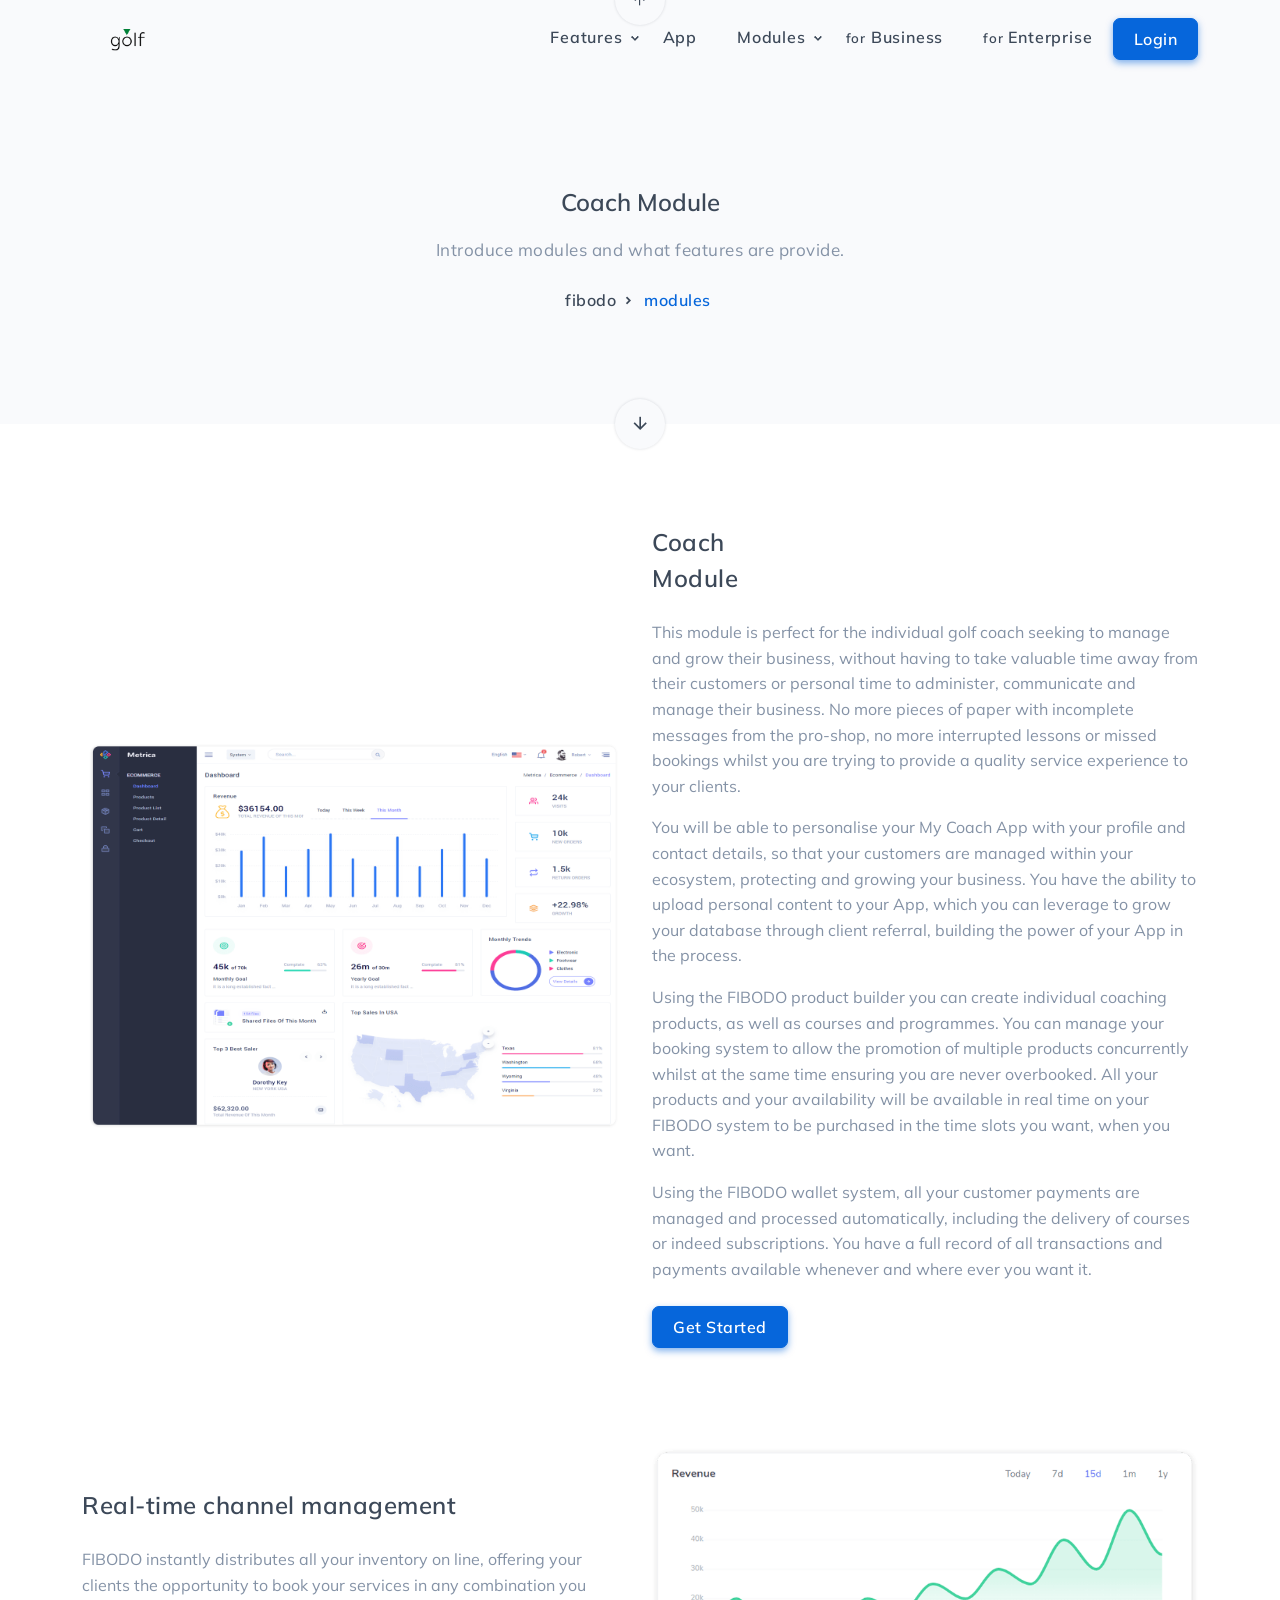
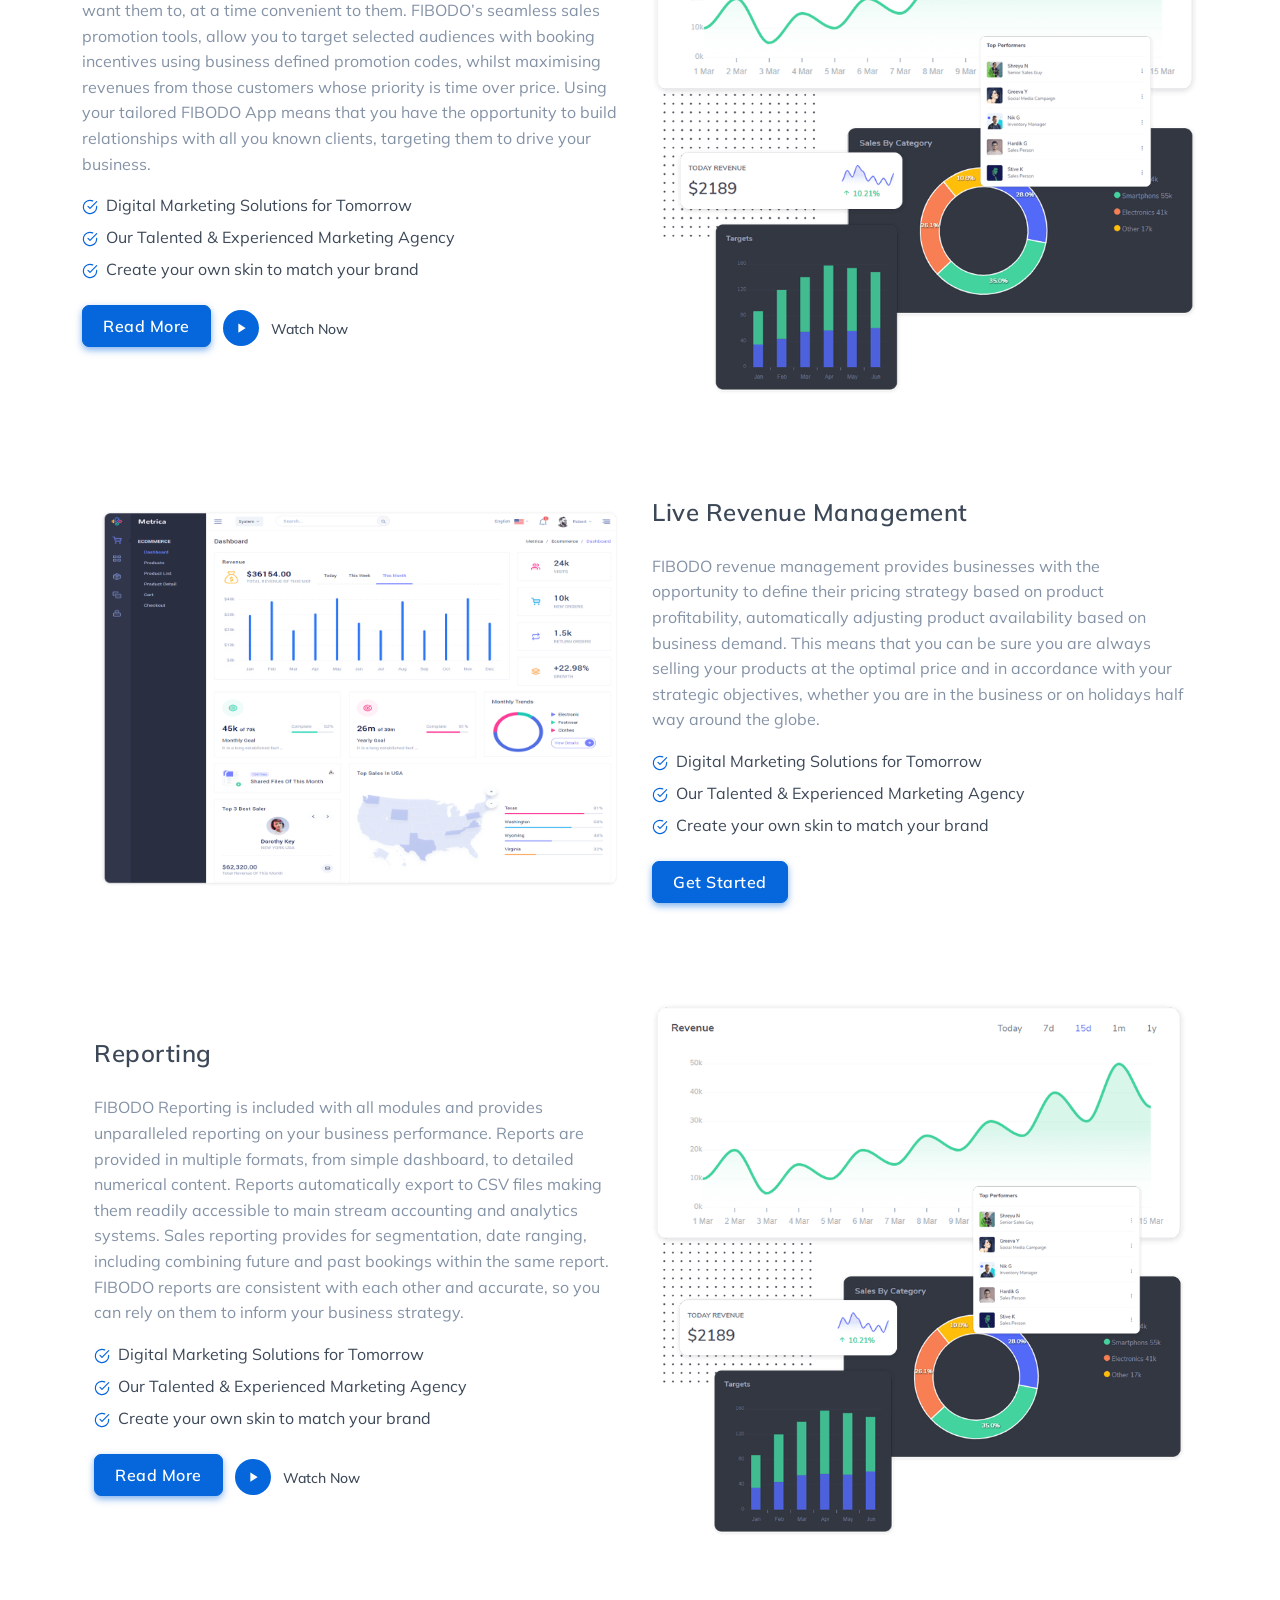
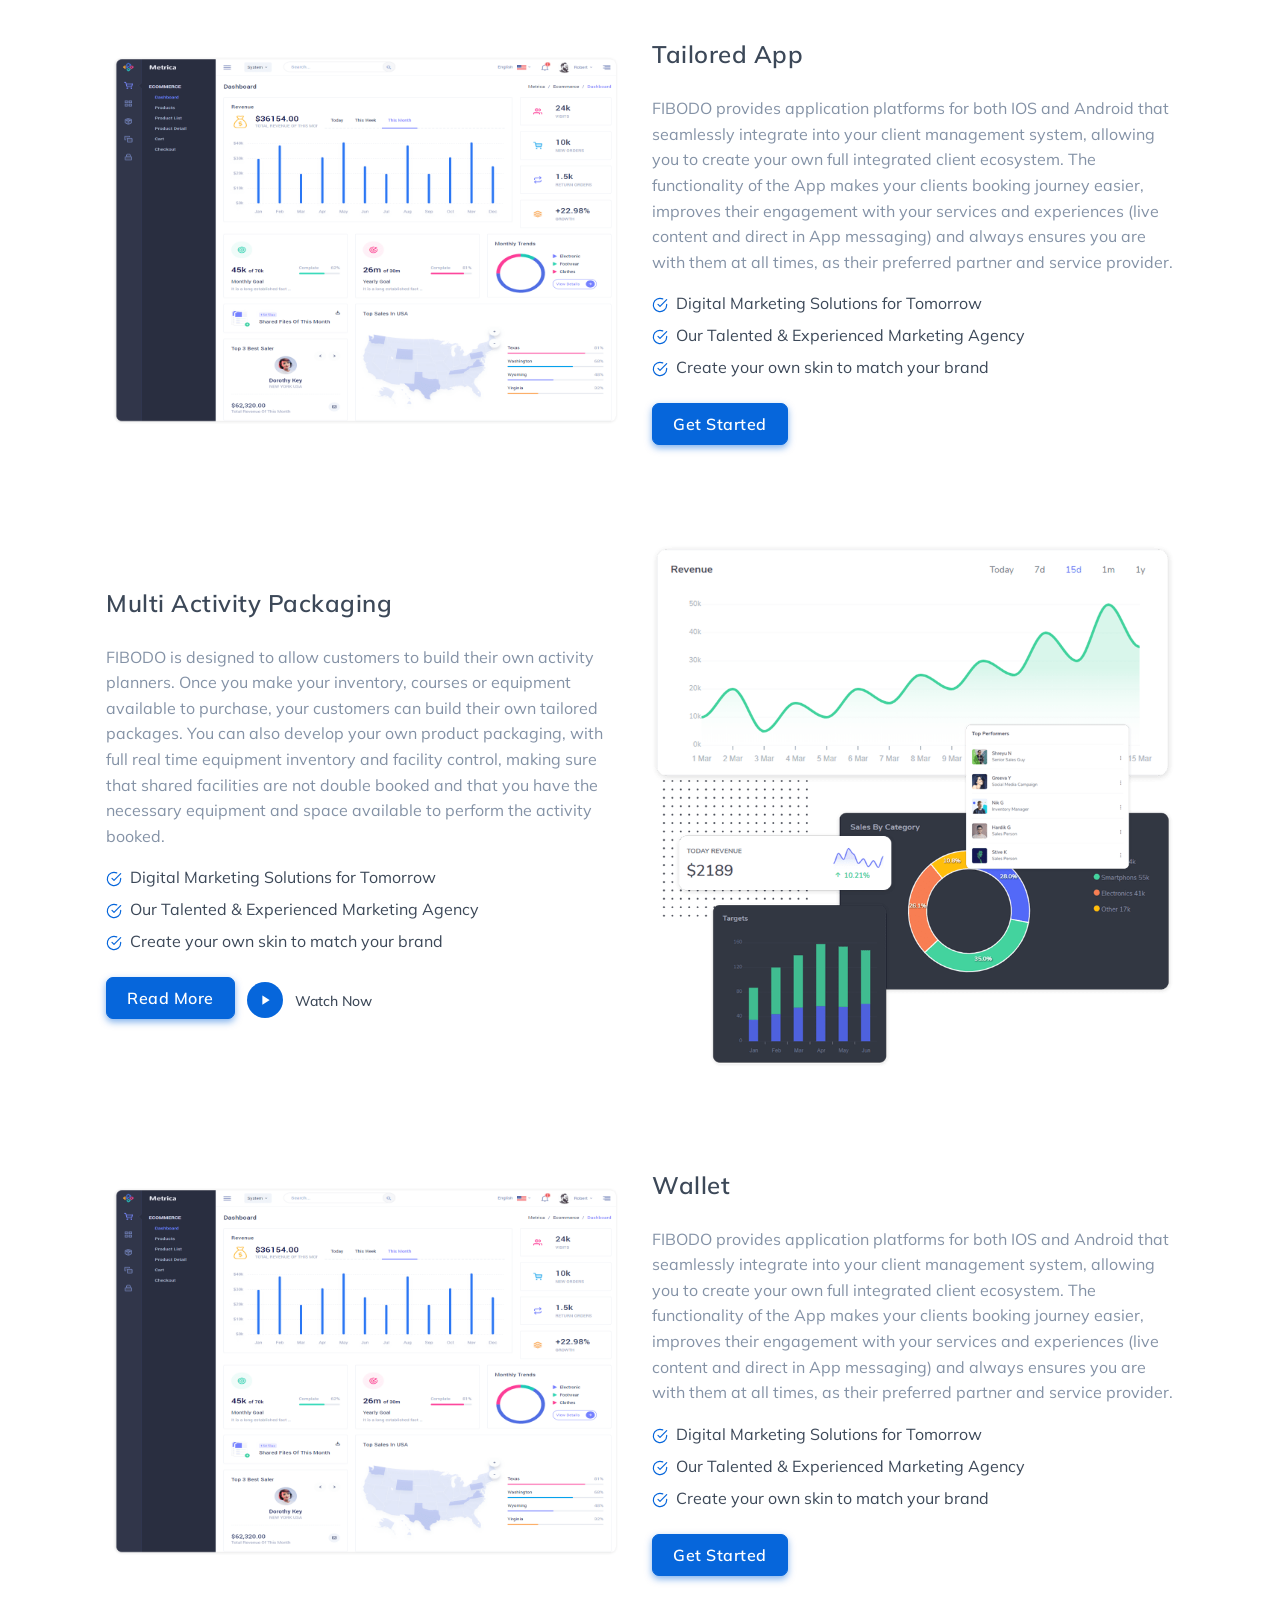
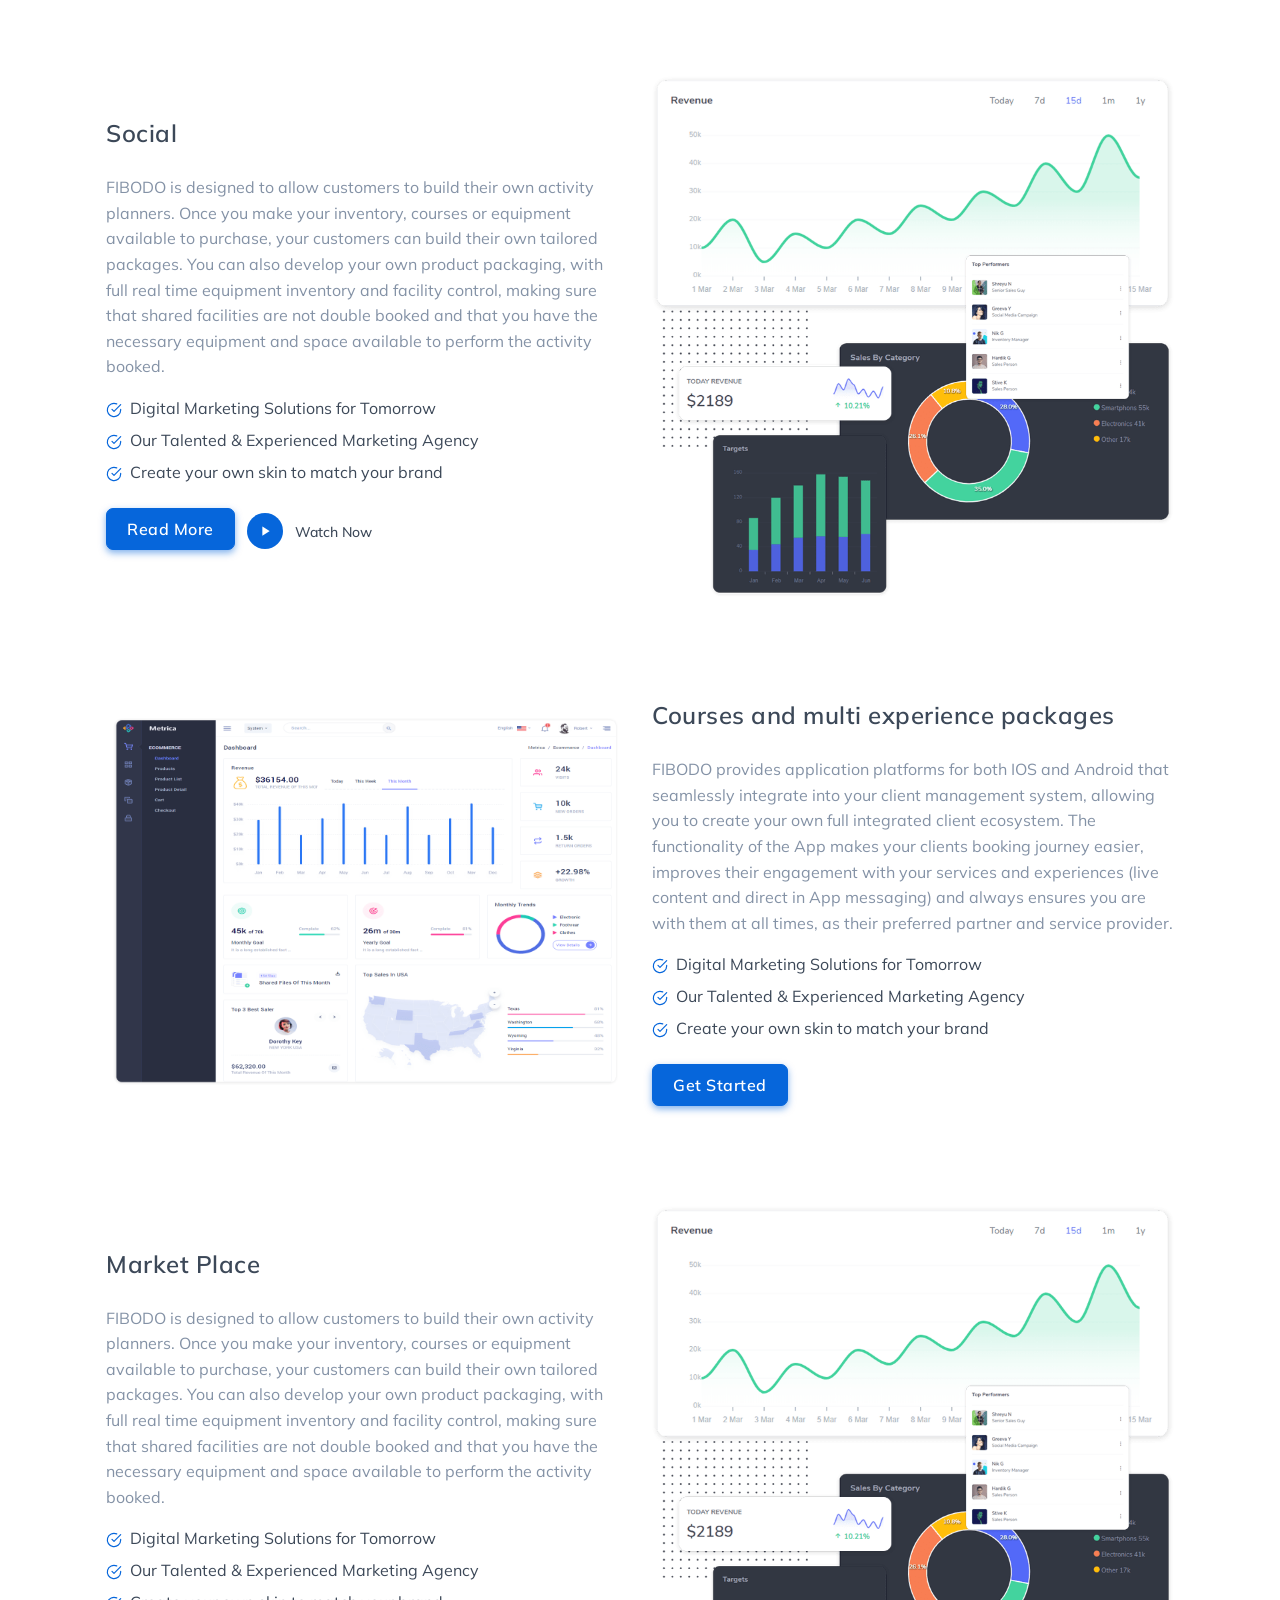
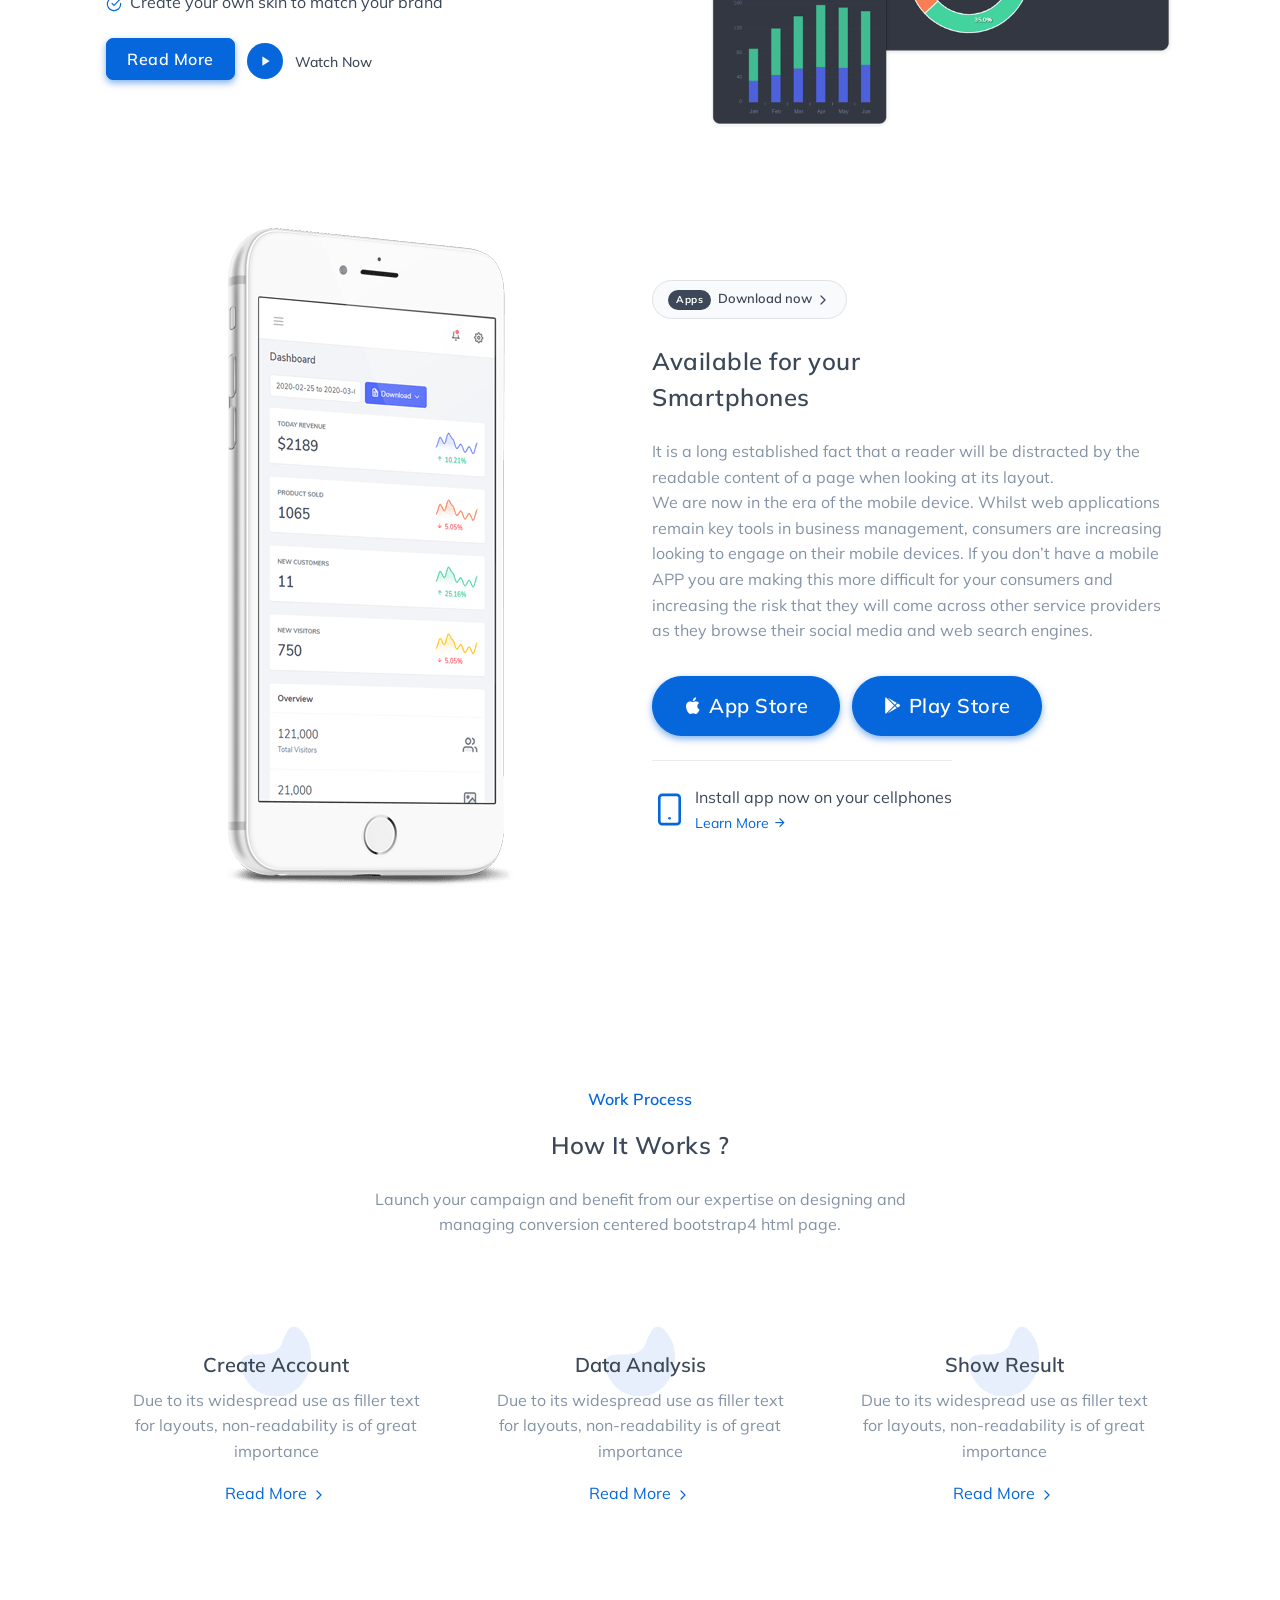
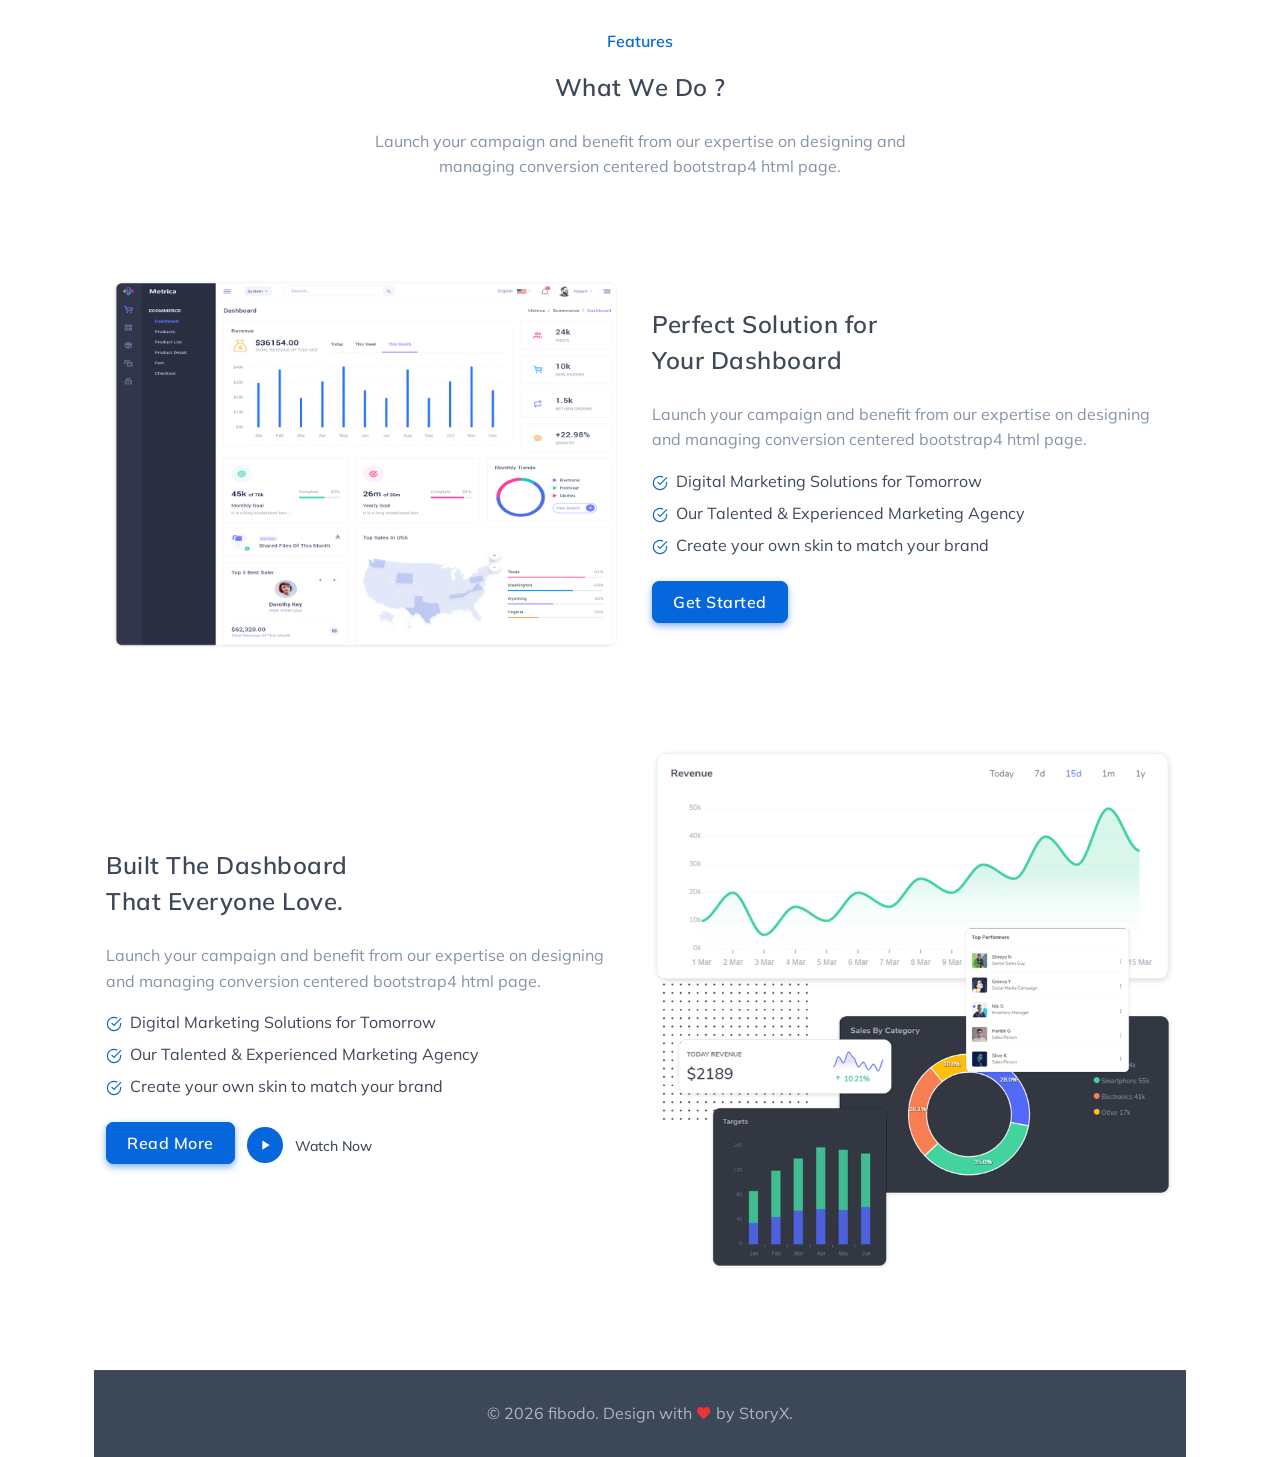
<file: golf-coach.html>
<!DOCTYPE html>
<html lang="en">

<head>
    <meta charset="utf-8" />
    <title>golf | home</title>
    <meta name="viewport" content="width=device-width, initial-scale=1.0">
    <meta name="description" content="App and Saas Landing Template" />
    <meta name="keywords" content="Application, Clean, Saas, Dashboard, Bootstrap 5" />
    <meta content="Shreethemes" name="author" />
    <!-- favicon -->
    <link rel="shortcut icon" href="images/logo-icon-golf.ico">
    <!-- Bootstrap css -->
    <link href="css/bootstrap.min.css" rel="stylesheet" type="text/css" />
    <!-- Icons -->
    <link href="css/materialdesignicons.min.css" rel="stylesheet" type="text/css" />
    <!-- Slider -->
    <link rel="stylesheet" href="css/tiny-slider.css" />
    <!-- Main css File -->
    <link href="css/style.css" rel="stylesheet" type="text/css" />
</head>

<body>
    <!-- Loader Start -->
    <div id="preloader">
        <div id="status">
            <div class="logo">
                <img src="images/logo-dark-golf.png" height="25" class="d-block mx-auto" alt="">
            </div>
            <div class="sk-chase mt-4">
                <div class="sk-chase-dot"></div>
                <div class="sk-chase-dot"></div>
                <div class="sk-chase-dot"></div>
                <div class="sk-chase-dot"></div>
                <div class="sk-chase-dot"></div>
                <div class="sk-chase-dot"></div>
            </div>
        </div>
    </div>
    <!-- Loader End -->

    <!-- Navbar STart -->
    <header id="topnav" class="defaultscroll sticky">
        <div class="container">
            <!-- Logo container-->
            <div>
                <a class="logo" href="golf.html">
                    <img src="images/logo-dark-golf.png" height="22" alt="">
                </a>
            </div>
            <div class="buy-button">
                <a href="javascript:void(0)" class="btn btn-primary">Login</a>
            </div>

            <!--end login button-->
            <!-- End Logo container-->
            <div class="menu-extras">
                <div class="menu-item">
                    <!-- Mobile menu toggle-->
                    <a class="navbar-toggle" id="isToggle" onclick="toggleMenu()">
                        <div class="lines">
                            <span></span>
                            <span></span>
                            <span></span>
                        </div>
                    </a>
                    <!-- End mobile menu toggle-->
                </div>
            </div>

            <div id="navigation">
                <!-- Navigation Menu-->
                <ul class="navigation-menu" id="navmenu-nav">
                    <!-- <li class="has-submenu">
                        <a href="#home">Home</a>
                    </li> -->

                    <!-- <li class="has-submenu parent-menu-item">
                        <a href="javascript:void(0)">Home</a><span class="menu-arrow"></span>
                        <ul class="submenu">
                            <li><a href="index.html" class="sub-menu-item">Golf</a></li>
                            <li><a href="index-two.html" class="sub-menu-item">Gyms</a></li>
                            <li><a href="index-three.html" class="sub-menu-item">Home Three</a></li>
                            <li><a href="index-four.html" class="sub-menu-item">Home Four</a></li>
                            <li><a href="index-five.html" class="sub-menu-item">Home Five</a></li>
                            <li><a href="index-six.html" class="sub-menu-item">Home Six</a></li>
                            <li><a href="index-onepage.html" class="sub-menu-item">One Page</a></li>
                        </ul>
                    </li> -->

                    <li class="has-submenu">
                        <a href="#features">Features</a><span class="menu-arrow"></span>
                        <ul class="submenu">
                            <li><a href="#client" class="sub-menu-item">Client Booking Management</a></li>
                            <li><a href="#real" class="sub-menu-item">Real-time channel management</a></li>
                            <li><a href="#live" class="sub-menu-item">Live Revenue Management</a></li>
                            <li><a href="#report" class="sub-menu-item">Reporting</a></li>
                            <li><a href="#tailor" class="sub-menu-item">Tailored App </a></li>
                            <li><a href="#multi" class="sub-menu-item">Multi Activity Packaging</a></li>
                            <li><a href="#wallet" class="sub-menu-item">Wallet Manager (only live with the Mango
                                    Pay)</a></li>
                            <li><a href="#social" class="sub-menu-item">Social ranking and client communications </a>
                            </li>
                            <li><a href="#course" class="sub-menu-item">Courses and multi experience packages</a></li>
                            <li><a href="#market" class="sub-menu-item">Market Place</a></li>


                        </ul>
                    </li>
                    <li class="has-submenu">
                        <a href="#app">App</a>

                    </li>
                    <li class="has-submenu">
                        <a href="services.html">Modules</a><span class="menu-arrow"></span>
                        <ul class="submenu">
                            <li><a href="#client" class="sub-menu-item">Coach Module</a></li>
                            <li><a href="#real" class="sub-menu-item">Academy Module</a></li>
                            <li><a href="#live" class="sub-menu-item">Tee Sheet Module</a></li>
                            <li><a href="#report" class="sub-menu-item">Adventure Golf Module</a></li>
                            <li><a href="#tailor" class="sub-menu-item">Driving Range Module </a></li>
                            <li><a href="#multi" class="sub-menu-item">Buggy Module</a></li>
                            <li><a href="#wallet" class="sub-menu-item">Retail & F&B (for Enterprise clients only)</a>
                            </li>
                            <li><a href="#social" class="sub-menu-item">Membership Module (for Enterprise clients only)
                                </a>
                            </li>



                        </ul>
                    </li>

                    <li><a href="golf-business.html" class="sub-menu-item"><span class="for">for</span> Business</a>
                    </li>

                    <li><a href="golf-ent.html" class="sub-menu-item"><span class="for">for</span> Enterprise</a></li>

                    <!-- <li class="has-submenu">
                            <a href="#pricing">Pricing</a>
                        </li> -->
                    <!-- <li class="has-submenu">
                            <a href="#review">Testimonial</a>
                        </li>
                        <li class="has-submenu">
                            <a href="#blogs">Blog & News</a>
                        </li>
                        <li class="has-submenu">
                            <a href="#contact">Contact</a>
                        </li> -->
                </ul>
                <!--end navigation menu-->
            </div>
            <!--end navigation-->
        </div>
        <!--end container-->
    </header>
    <!--end header-->
    <!-- Navbar End -->

    <!-- Hero Start -->
    <section class="bg-half bg-light d-table w-100">
        <div class="container">
            <div class="row justify-content-center">
                <div class="col-lg-12 text-center">
                    <div class="title-heading">
                        <h4>Coach Module</h4>
                        <p class="text-muted para-desc mx-auto mt-3 mb-0">Introduce modules and what features are
                            provide.</p>
                        <nav aria-label="breadcrumb" class="d-inline-block mt-4">
                            <ul class="breadcrumb mb-0">
                                <li class="breadcrumb-item"><a href="index.html">fibodo</a></li>
                                <li class="breadcrumb-item active" aria-current="page">modules</li>
                            </ul>
                        </nav>
                    </div>
                </div>
                <!--end col-->
                <div class="home-shape-arrow">
                    <a href="#services" class="scroll-down"><i
                            class="mdi mdi-arrow-down arrow-icon bg-light text-dark h5"></i></a>
                </div>
            </div>
            <!--end row-->
        </div>
        <!--end container-->
    </section>
    <!--end section-->
    <!-- Hero End -->




    <div class="container mt-100 mt-60">
        <div class="row align-items-center">
            <div class="col-md-6">
                <div class="feature position-relative">
                    <img src="images/saas/features-1.png" class="img-fluid" alt="">
                </div>
            </div>
            <!--end col-->

            <div id="client" class="col-md-6 mt-4 mt-sm-0 pt-2 pt-sm-0">
                <div class="section-title">
                    <h5 class="title mb-4">Coach <br>Module </h5>
                    <p class="text-muted para-desc">This module is perfect for the individual golf coach seeking to
                        manage and grow their business, without having to take valuable time away from their customers
                        or personal time to administer, communicate and manage their business. No more pieces of paper
                        with incomplete messages from the pro-shop, no more interrupted lessons or missed bookings
                        whilst you are trying to provide a quality service experience to your clients.</p>
                    <p class="text-muted para-desc">You will be able to personalise your My Coach App with your profile
                        and contact details, so that your customers are managed within your ecosystem, protecting and
                        growing your business. You have the ability to upload personal content to your App, which you
                        can leverage to grow your database through client referral, building the power of your App in
                        the process.</p>
                    <p class="text-muted para-desc">Using the FIBODO product builder you can create individual coaching
                        products, as well as courses and programmes. You can manage your booking system to allow the
                        promotion of multiple products concurrently whilst at the same time ensuring you are never
                        overbooked. All your products and your availability will be available in real time on your
                        FIBODO system to be purchased in the time slots you want, when you want. </p>
                    <p class="text-muted para-desc">Using the FIBODO wallet system, all your customer payments are
                        managed and processed automatically, including the delivery of courses or indeed subscriptions.
                        You have a full record of all transactions and payments available whenever and where ever you
                        want it.</p>
                    <div class="mt-4">
                        <a href="javascript:void(0)" class="btn btn-primary">Get Started</a>
                    </div>
                </div>
            </div>
            <!--end col-->
        </div>
        <!--end row-->
    </div>
    <!--end container-->

    <div class="container mt-100 mt-60">
        <div class="row align-items-center">
            <div class="col-md-6 order-1 order-md-2">
                <div class="feature position-relative">
                    <img src="images/saas/features-2.png" class="img-fluid d-block mx-auto" alt="">
                </div>
            </div>
            <!--end col-->

            <div id="real" class="col-md-6 order-2 order-md-1 mt-4 mt-sm-0 pt-2 pt-sm-0">
                <div class="section-title">
                    <h5 class="title mb-4">Real-time channel management</h5>
                    <p class="text-muted para-desc">FIBODO instantly distributes all your inventory on line,
                        offering your clients the opportunity to book your services in any combination you want them
                        to, at a time convenient to them. FIBODO’s seamless sales promotion tools, allow you to
                        target selected audiences with booking incentives using business defined promotion codes,
                        whilst maximising revenues from those customers whose priority is time over price. Using
                        your tailored FIBODO App means that you have the opportunity to build relationships with all
                        you known clients, targeting them to drive your business.</p>
                    <ul class="list-unstyled">
                        <li class="mt-2"><i data-feather="check-circle"
                                class="fea icon-sm text-primary me-2"></i>Digital Marketing Solutions for Tomorrow
                        </li>
                        <li class="mt-2"><i data-feather="check-circle" class="fea icon-sm text-primary me-2"></i>Our
                            Talented & Experienced Marketing
                            Agency</li>
                        <li class="mt-2"><i data-feather="check-circle" class="fea icon-sm text-primary me-2"></i>Create
                            your own skin to match your brand
                        </li>
                    </ul>
                    <div class="watch-video mt-4">
                        <a href="javascript:void(0)" class="btn btn-primary mb-2 me-2">Read More</a>
                        <a href="javascript:void(0)" data-bs-toggle="modal" data-bs-target="#watchvideomodal"
                            class="video-play-icon watch title-dark text-dark mb-2"><i
                                class="mdi mdi-play play-icon-circle text-center d-inline-block me-2 rounded-pill text-white title-dark position-relative play play-iconbar"></i>
                            Watch Now</a>
                    </div>
                </div>
            </div>
            <!--end col-->
        </div>
        <!--end row-->





        <div class="container mt-100 mt-60">
            <div class="row align-items-center">
                <div class="col-md-6">
                    <div class="feature position-relative">
                        <img src="images/saas/features-1.png" class="img-fluid" alt="">
                    </div>
                </div>
                <!--end col-->

                <div id="live" class="col-md-6 mt-4 mt-sm-0 pt-2 pt-sm-0">
                    <div class="section-title">
                        <h5 class="title mb-4">Live Revenue Management </h5>
                        <p class="text-muted para-desc">FIBODO revenue management provides businesses with the
                            opportunity to define their pricing strategy based on product profitability,
                            automatically adjusting product availability based on business demand. This means that
                            you can be sure you are always selling your products at the optimal price and in
                            accordance with your strategic objectives, whether you are in the business or on
                            holidays half way around the globe. </p>
                        <ul class="list-unstyled">
                            <li class="mt-2"><i data-feather="check-circle"
                                    class="fea icon-sm text-primary me-2"></i>Digital Marketing Solutions for
                                Tomorrow
                            </li>
                            <li class="mt-2"><i data-feather="check-circle"
                                    class="fea icon-sm text-primary me-2"></i>Our Talented & Experienced Marketing
                                Agency</li>
                            <li class="mt-2"><i data-feather="check-circle"
                                    class="fea icon-sm text-primary me-2"></i>Create your own skin to match your
                                brand
                            </li>
                        </ul>
                        <div class="mt-4">
                            <a href="javascript:void(0)" class="btn btn-primary">Get Started</a>
                        </div>
                    </div>
                </div>
                <!--end col-->
            </div>
            <!--end row-->
        </div>
        <!--end container-->

        <div class="container mt-100 mt-60">
            <div class="row align-items-center">
                <div class="col-md-6 order-1 order-md-2">
                    <div class="feature position-relative">
                        <img src="images/saas/features-2.png" class="img-fluid d-block mx-auto" alt="">
                    </div>
                </div>
                <!--end col-->

                <div id="report" class="col-md-6 order-2 order-md-1 mt-4 mt-sm-0 pt-2 pt-sm-0">
                    <div class="section-title">
                        <h5 class="title mb-4">Reporting</h5>
                        <p class="text-muted para-desc">FIBODO Reporting is included with all modules and provides
                            unparalleled reporting on your business performance. Reports are provided in multiple
                            formats, from simple dashboard, to detailed numerical content. Reports automatically
                            export to CSV files making them readily accessible to main stream accounting and
                            analytics systems. Sales reporting provides for segmentation, date ranging, including
                            combining future and past bookings within the same report. FIBODO reports are consistent
                            with each other and accurate, so you can rely on them to inform your business strategy.
                        </p>
                        <ul class="list-unstyled">
                            <li class="mt-2"><i data-feather="check-circle"
                                    class="fea icon-sm text-primary me-2"></i>Digital Marketing Solutions for
                                Tomorrow
                            </li>
                            <li class="mt-2"><i data-feather="check-circle"
                                    class="fea icon-sm text-primary me-2"></i>Our Talented & Experienced Marketing
                                Agency</li>
                            <li class="mt-2"><i data-feather="check-circle"
                                    class="fea icon-sm text-primary me-2"></i>Create your own skin to match your
                                brand
                            </li>
                        </ul>
                        <div class="watch-video mt-4">
                            <a href="javascript:void(0)" class="btn btn-primary mb-2 me-2">Read More</a>
                            <a href="javascript:void(0)" data-bs-toggle="modal" data-bs-target="#watchvideomodal"
                                class="video-play-icon watch title-dark text-dark mb-2"><i
                                    class="mdi mdi-play play-icon-circle text-center d-inline-block me-2 rounded-pill text-white title-dark position-relative play play-iconbar"></i>
                                Watch Now</a>
                        </div>
                    </div>
                </div>
                <!--end col-->
            </div>
            <!--end row-->




            <div class="container mt-100 mt-60">
                <div class="row align-items-center">
                    <div class="col-md-6">
                        <div class="feature position-relative">
                            <img src="images/saas/features-1.png" class="img-fluid" alt="">
                        </div>
                    </div>
                    <!--end col-->

                    <div id="tailor" class="col-md-6 mt-4 mt-sm-0 pt-2 pt-sm-0">
                        <div class="section-title">
                            <h5 class="title mb-4">Tailored App</h5>
                            <p class="text-muted para-desc">FIBODO provides application platforms for both IOS and
                                Android that seamlessly integrate into your client management system, allowing you
                                to create your own full integrated client ecosystem. The functionality of the App
                                makes your clients booking journey easier, improves their engagement with your
                                services and experiences (live content and direct in App messaging) and always
                                ensures you are with them at all times, as their preferred partner and service
                                provider.</p>
                            <ul class="list-unstyled">
                                <li class="mt-2"><i data-feather="check-circle"
                                        class="fea icon-sm text-primary me-2"></i>Digital Marketing Solutions for
                                    Tomorrow
                                </li>
                                <li class="mt-2"><i data-feather="check-circle"
                                        class="fea icon-sm text-primary me-2"></i>Our Talented & Experienced
                                    Marketing
                                    Agency</li>
                                <li class="mt-2"><i data-feather="check-circle"
                                        class="fea icon-sm text-primary me-2"></i>Create your own skin to match your
                                    brand
                                </li>
                            </ul>
                            <div class="mt-4">
                                <a href="javascript:void(0)" class="btn btn-primary">Get Started</a>
                            </div>
                        </div>
                    </div>
                    <!--end col-->
                </div>
                <!--end row-->
            </div>
            <!--end container-->







            <!-- App -->

            <div class="container mt-100 mt-60">
                <div class="row align-items-center">
                    <div class="col-md-6 order-1 order-md-2">
                        <div class="feature position-relative">
                            <img src="images/saas/features-2.png" class="img-fluid d-block mx-auto" alt="">
                        </div>
                    </div>
                    <!--end col-->

                    <div id="multi" class="col-md-6 order-2 order-md-1 mt-4 mt-sm-0 pt-2 pt-sm-0">
                        <div class="section-title">
                            <h5 class="title mb-4">Multi Activity Packaging</h5>
                            <p class="text-muted para-desc">FIBODO is designed to allow customers to build their own
                                activity planners. Once you make your inventory, courses or equipment available to
                                purchase, your customers can build their own tailored packages. You can also develop
                                your own product packaging, with full real time equipment inventory and facility
                                control, making sure that shared facilities are not double booked and that you have
                                the necessary equipment and space available to perform the activity booked. </p>
                            <ul class="list-unstyled">
                                <li class="mt-2"><i data-feather="check-circle"
                                        class="fea icon-sm text-primary me-2"></i>Digital Marketing Solutions for
                                    Tomorrow
                                </li>
                                <li class="mt-2"><i data-feather="check-circle"
                                        class="fea icon-sm text-primary me-2"></i>Our Talented & Experienced
                                    Marketing
                                    Agency</li>
                                <li class="mt-2"><i data-feather="check-circle"
                                        class="fea icon-sm text-primary me-2"></i>Create your own skin to match your
                                    brand
                                </li>
                            </ul>
                            <div class="watch-video mt-4">
                                <a href="javascript:void(0)" class="btn btn-primary mb-2 me-2">Read More</a>
                                <a href="javascript:void(0)" data-bs-toggle="modal" data-bs-target="#watchvideomodal"
                                    class="video-play-icon watch title-dark text-dark mb-2"><i
                                        class="mdi mdi-play play-icon-circle text-center d-inline-block me-2 rounded-pill text-white title-dark position-relative play play-iconbar"></i>
                                    Watch Now</a>
                            </div>
                        </div>
                    </div>
                    <!--end col-->
                </div>
                <!--end row-->
            </div>
            <!--end container-->


            <div class="container mt-100 mt-60">
                <div class="row align-items-center">
                    <div class="col-md-6">
                        <div class="feature position-relative">
                            <img src="images/saas/features-1.png" class="img-fluid" alt="">
                        </div>
                    </div>
                    <!--end col-->

                    <div id="wallet" class="col-md-6 mt-4 mt-sm-0 pt-2 pt-sm-0">
                        <div class="section-title">
                            <h5 class="title mb-4">Wallet</h5>
                            <p class="text-muted para-desc">FIBODO provides application platforms for both IOS and
                                Android that seamlessly integrate into your client management system, allowing you
                                to create your own full integrated client ecosystem. The functionality of the App
                                makes your clients booking journey easier, improves their engagement with your
                                services and experiences (live content and direct in App messaging) and always
                                ensures you are with them at all times, as their preferred partner and service
                                provider.</p>
                            <ul class="list-unstyled">
                                <li class="mt-2"><i data-feather="check-circle"
                                        class="fea icon-sm text-primary me-2"></i>Digital Marketing Solutions for
                                    Tomorrow
                                </li>
                                <li class="mt-2"><i data-feather="check-circle"
                                        class="fea icon-sm text-primary me-2"></i>Our Talented & Experienced
                                    Marketing
                                    Agency</li>
                                <li class="mt-2"><i data-feather="check-circle"
                                        class="fea icon-sm text-primary me-2"></i>Create your own skin to match your
                                    brand
                                </li>
                            </ul>
                            <div class="mt-4">
                                <a href="javascript:void(0)" class="btn btn-primary">Get Started</a>
                            </div>
                        </div>
                    </div>
                    <!--end col-->
                </div>
                <!--end row-->
            </div>
            <!--end container-->







            <!-- App -->

            <div class="container mt-100 mt-60">
                <div class="row align-items-center">
                    <div class="col-md-6 order-1 order-md-2">
                        <div class="feature position-relative">
                            <img src="images/saas/features-2.png" class="img-fluid d-block mx-auto" alt="">
                        </div>
                    </div>
                    <!--end col-->

                    <div id="multi" class="col-md-6 order-2 order-md-1 mt-4 mt-sm-0 pt-2 pt-sm-0">
                        <div class="section-title">
                            <h5 class="title mb-4">Social</h5>
                            <p class="text-muted para-desc">FIBODO is designed to allow customers to build their own
                                activity planners. Once you make your inventory, courses or equipment available to
                                purchase, your customers can build their own tailored packages. You can also develop
                                your own product packaging, with full real time equipment inventory and facility
                                control, making sure that shared facilities are not double booked and that you have
                                the necessary equipment and space available to perform the activity booked. </p>
                            <ul class="list-unstyled">
                                <li class="mt-2"><i data-feather="check-circle"
                                        class="fea icon-sm text-primary me-2"></i>Digital Marketing Solutions for
                                    Tomorrow
                                </li>
                                <li class="mt-2"><i data-feather="check-circle"
                                        class="fea icon-sm text-primary me-2"></i>Our Talented & Experienced
                                    Marketing
                                    Agency</li>
                                <li class="mt-2"><i data-feather="check-circle"
                                        class="fea icon-sm text-primary me-2"></i>Create your own skin to match your
                                    brand
                                </li>
                            </ul>
                            <div class="watch-video mt-4">
                                <a href="javascript:void(0)" class="btn btn-primary mb-2 me-2">Read More</a>
                                <a href="javascript:void(0)" data-bs-toggle="modal" data-bs-target="#watchvideomodal"
                                    class="video-play-icon watch title-dark text-dark mb-2"><i
                                        class="mdi mdi-play play-icon-circle text-center d-inline-block me-2 rounded-pill text-white title-dark position-relative play play-iconbar"></i>
                                    Watch Now</a>
                            </div>
                        </div>
                    </div>
                    <!--end col-->
                </div>
                <!--end row-->
            </div>
            <!--end container-->

            <div class="container mt-100 mt-60">
                <div class="row align-items-center">
                    <div class="col-md-6">
                        <div class="feature position-relative">
                            <img src="images/saas/features-1.png" class="img-fluid" alt="">
                        </div>
                    </div>
                    <!--end col-->

                    <div id="course" class="col-md-6 mt-4 mt-sm-0 pt-2 pt-sm-0">
                        <div class="section-title">
                            <h5 class="title mb-4">Courses and multi experience packages</h5>
                            <p class="text-muted para-desc">FIBODO provides application platforms for both IOS and
                                Android that seamlessly integrate into your client management system, allowing you
                                to create your own full integrated client ecosystem. The functionality of the App
                                makes your clients booking journey easier, improves their engagement with your
                                services and experiences (live content and direct in App messaging) and always
                                ensures you are with them at all times, as their preferred partner and service
                                provider.</p>
                            <ul class="list-unstyled">
                                <li class="mt-2"><i data-feather="check-circle"
                                        class="fea icon-sm text-primary me-2"></i>Digital Marketing Solutions for
                                    Tomorrow
                                </li>
                                <li class="mt-2"><i data-feather="check-circle"
                                        class="fea icon-sm text-primary me-2"></i>Our Talented & Experienced
                                    Marketing
                                    Agency</li>
                                <li class="mt-2"><i data-feather="check-circle"
                                        class="fea icon-sm text-primary me-2"></i>Create your own skin to match your
                                    brand
                                </li>
                            </ul>
                            <div class="mt-4">
                                <a href="javascript:void(0)" class="btn btn-primary">Get Started</a>
                            </div>
                        </div>
                    </div>
                    <!--end col-->
                </div>
                <!--end row-->
            </div>
            <!--end container-->







            <!-- App -->

            <div class="container mt-100 mt-60">
                <div class="row align-items-center">
                    <div class="col-md-6 order-1 order-md-2">
                        <div class="feature position-relative">
                            <img src="images/saas/features-2.png" class="img-fluid d-block mx-auto" alt="">
                        </div>
                    </div>
                    <!--end col-->

                    <div id="market" class="col-md-6 order-2 order-md-1 mt-4 mt-sm-0 pt-2 pt-sm-0">
                        <div class="section-title">
                            <h5 class="title mb-4">Market Place</h5>
                            <p class="text-muted para-desc">FIBODO is designed to allow customers to build their own
                                activity planners. Once you make your inventory, courses or equipment available to
                                purchase, your customers can build their own tailored packages. You can also develop
                                your own product packaging, with full real time equipment inventory and facility
                                control, making sure that shared facilities are not double booked and that you have
                                the necessary equipment and space available to perform the activity booked. </p>
                            <ul class="list-unstyled">
                                <li class="mt-2"><i data-feather="check-circle"
                                        class="fea icon-sm text-primary me-2"></i>Digital Marketing Solutions for
                                    Tomorrow
                                </li>
                                <li class="mt-2"><i data-feather="check-circle"
                                        class="fea icon-sm text-primary me-2"></i>Our Talented & Experienced
                                    Marketing
                                    Agency</li>
                                <li class="mt-2"><i data-feather="check-circle"
                                        class="fea icon-sm text-primary me-2"></i>Create your own skin to match your
                                    brand
                                </li>
                            </ul>
                            <div class="watch-video mt-4">
                                <a href="javascript:void(0)" class="btn btn-primary mb-2 me-2">Read More</a>
                                <a href="javascript:void(0)" data-bs-toggle="modal" data-bs-target="#watchvideomodal"
                                    class="video-play-icon watch title-dark text-dark mb-2"><i
                                        class="mdi mdi-play play-icon-circle text-center d-inline-block me-2 rounded-pill text-white title-dark position-relative play play-iconbar"></i>
                                    Watch Now</a>
                            </div>
                        </div>
                    </div>
                    <!--end col-->
                </div>
                <!--end row-->
            </div>
            <!--end container-->
            </section>
            <!--end section-->
            </section>
            <!--end section-->
            </section>
            <!--end section-->
            <!-- Features End -->



            <!-- Download Start -->
            <section class="section" id="app">
                <div class="container">
                    <div class="row align-items-center">
                        <div class="col-lg-6 col-md-6 col-12">
                            <img src="images/app/mobile-2.png" class="img-fluid d-block mx-auto" alt="">
                        </div>
                        <!--end col-->

                        <div class="col-lg-6 col-md-6 col-12 mt-4 mt-sm-0 pt-2 pt-sm-0">
                            <div class="section-title">
                                <div class="alert alert-light alert-pills" role="alert">
                                    <span class="badge bg-dark rounded-pill me-1">Apps</span>
                                    <span class="content">Download now <i data-feather="chevron-right"
                                            class="fea icon-sm"></i></span>
                                </div>
                                <h4 class="title mb-4 mt-2">Available for your <br> Smartphones</h4>
                                <p class="text-muted para-desc mb-0">It is a long established fact that a reader will be
                                    distracted by the readable content of a page when looking at its layout.</p>
                                <p class="text-muted para-desc mb-0">We are now in the era of the mobile device. Whilst
                                    web applications remain key tools in business
                                    management, consumers are increasing looking to engage on their mobile devices. If
                                    you don’t
                                    have a mobile APP you are making this more difficult for your consumers and
                                    increasing the risk
                                    that they will come across other service providers as they browse their social media
                                    and web
                                    search engines.</p>
                                <div class="mt-4 mb-4">
                                    <a href="javascript:void(0)" class="btn btn-pills btn-lg btn-primary mt-2 me-2"><i
                                            class="mdi mdi-apple"></i> App Store</a>
                                    <a href="javascript:void(0)" class="btn btn-pills btn-lg btn-primary mt-2"><i
                                            class="mdi mdi-google-play"></i> Play Store</a>
                                </div>

                                <div class="d-inline-block">
                                    <div class="pt-4 d-flex align-items-center border-top">
                                        <i data-feather="smartphone" class="fea icon-md me-2 text-primary"></i>
                                        <div class="content">
                                            <p class="mb-0">Install app now on your cellphones</p>
                                            <a href="app.html" class="text-primary small">Learn More <i
                                                    class="mdi mdi-arrow-right"></i></a>
                                        </div>
                                    </div>
                                </div>
                            </div>
                        </div>
                        <!--end col-->
                    </div>
                    <!--end row-->
                </div>
                <!--end container-->
            </section>
            <!--end section-->
            <!-- Download End -->


            <!-- Features Start -->
            <section class="section overflow-hidden" id="modules">
                <div class="container">
                    <div class="row justify-content-center">
                        <div class="col-12">
                            <div class="section-title text-center mb-4 pb-2">
                                <h6 class="text-primary font-weight-normal mb-3">Work Process</h6>
                                <h4 class="title mb-4">How It Works ?</h4>
                                <p class="para-desc mx-auto text-muted mb-0">Launch your campaign and benefit from our
                                    expertise
                                    on designing and managing conversion centered bootstrap4 html page.</p>
                            </div>
                        </div>
                        <!--end col-->
                    </div>
                    <!--end row-->

                    <div class="row">
                        <div class="col-lg-4 col-md-6 col-12 mt-4 pt-2">
                            <div class="feature position-relative text-center">
                                <div class="p-4 rounded position-relative overflow-hidden">
                                    <div class="icon text-primary">
                                        <i class="uim uim-key-skeleton-alt"></i>
                                        <img src="images/shape-1.png" class="avatar avatar-small icon-shape" alt="">
                                    </div>
                                    <div class="content mt-4">
                                        <h5><a href="javascript:void(0)" class="title text-dark">Create Account</a></h5>
                                        <p class="text-muted">Due to its widespread use as filler text for layouts,
                                            non-readability is of great importance</p>
                                        <a href="javascript:void(0)" class="text-primary">Read More <i
                                                data-feather="chevron-right" class="fea icon-sm"></i></a>
                                    </div>
                                </div>
                            </div>
                        </div>
                        <!--end col-->

                        <div class="col-lg-4 col-md-6 col-12 mt-4 pt-2">
                            <div class="feature position-relative text-center">
                                <div class="p-4 rounded position-relative overflow-hidden">
                                    <div class="icon text-primary">
                                        <i class="uim uim-signal-alt-3"></i>
                                        <img src="images/shape-1.png" class="avatar avatar-small icon-shape" alt="">
                                    </div>
                                    <div class="content mt-4">
                                        <h5><a href="javascript:void(0)" class="title text-dark">Data Analysis</a></h5>
                                        <p class="text-muted">Due to its widespread use as filler text for layouts,
                                            non-readability is of great importance</p>
                                        <a href="javascript:void(0)" class="text-primary">Read More <i
                                                data-feather="chevron-right" class="fea icon-sm"></i></a>
                                    </div>
                                </div>
                            </div>
                        </div>
                        <!--end col-->

                        <div class="col-lg-4 col-md-6 col-12 mt-4 pt-2">
                            <div class="feature position-relative text-center">
                                <div class="p-4 rounded position-relative overflow-hidden">
                                    <div class="icon text-primary">
                                        <i class="uim uim-flip-v"></i>
                                        <img src="images/shape-1.png" class="avatar avatar-small icon-shape" alt="">
                                    </div>
                                    <div class="content mt-4">
                                        <h5><a href="javascript:void(0)" class="title text-dark">Show Result</a></h5>
                                        <p class="text-muted">Due to its widespread use as filler text for layouts,
                                            non-readability is of great importance</p>
                                        <a href="javascript:void(0)" class="text-primary">Read More <i
                                                data-feather="chevron-right" class="fea icon-sm"></i></a>
                                    </div>
                                </div>
                            </div>
                        </div>
                        <!--end col-->
                    </div>
                    <!--end row-->
                </div>
                <!--end container-->

                <div class="container mt-100 mt-60">
                    <div class="row justify-content-center">
                        <div class="col-12">
                            <div class="section-title text-center">
                                <h6 class="text-primary font-weight-normal mb-3">Features</h6>
                                <h4 class="title mb-4">What We Do ?</h4>
                                <p class="text-muted para-desc mx-auto mb-0">Launch your campaign and benefit from our
                                    expertise
                                    on designing and managing conversion centered bootstrap4 html page.</p>
                            </div>
                        </div>
                        <!--end dol-->
                    </div>
                    <!--end row-->
                </div>
                <!--end container-->

                <div class="container mt-100 mt-60">
                    <div class="row align-items-center">
                        <div class="col-md-6">
                            <div class="feature position-relative">
                                <img src="images/saas/features-1.png" class="img-fluid" alt="">
                            </div>
                        </div>
                        <!--end col-->

                        <div class="col-md-6 mt-4 mt-sm-0 pt-2 pt-sm-0">
                            <div class="section-title">
                                <h5 class="title mb-4">Perfect Solution for <br> Your Dashboard</h5>
                                <p class="text-muted para-desc">Launch your campaign and benefit from our expertise on
                                    designing
                                    and managing conversion centered bootstrap4 html page.</p>
                                <ul class="list-unstyled">
                                    <li class="mt-2"><i data-feather="check-circle"
                                            class="fea icon-sm text-primary me-2"></i>Digital Marketing Solutions for
                                        Tomorrow
                                    </li>
                                    <li class="mt-2"><i data-feather="check-circle"
                                            class="fea icon-sm text-primary me-2"></i>Our Talented & Experienced
                                        Marketing
                                        Agency</li>
                                    <li class="mt-2"><i data-feather="check-circle"
                                            class="fea icon-sm text-primary me-2"></i>Create your own skin to match your
                                        brand
                                    </li>
                                </ul>
                                <div class="mt-4">
                                    <a href="javascript:void(0)" class="btn btn-primary">Get Started</a>
                                </div>
                            </div>
                        </div>
                        <!--end col-->
                    </div>
                    <!--end row-->
                </div>
                <!--end container-->

                <div class="container mt-100 mt-60">
                    <div class="row align-items-center">
                        <div class="col-md-6 order-1 order-md-2">
                            <div class="feature position-relative">
                                <img src="images/saas/features-2.png" class="img-fluid d-block mx-auto" alt="">
                            </div>
                        </div>
                        <!--end col-->

                        <div class="col-md-6 order-2 order-md-1 mt-4 mt-sm-0 pt-2 pt-sm-0">
                            <div class="section-title">
                                <h5 class="title mb-4">Built The Dashboard <br> That Everyone Love.</h5>
                                <p class="text-muted para-desc">Launch your campaign and benefit from our expertise on
                                    designing
                                    and managing conversion centered bootstrap4 html page.</p>
                                <ul class="list-unstyled">
                                    <li class="mt-2"><i data-feather="check-circle"
                                            class="fea icon-sm text-primary me-2"></i>Digital Marketing Solutions for
                                        Tomorrow
                                    </li>
                                    <li class="mt-2"><i data-feather="check-circle"
                                            class="fea icon-sm text-primary me-2"></i>Our Talented & Experienced
                                        Marketing
                                        Agency</li>
                                    <li class="mt-2"><i data-feather="check-circle"
                                            class="fea icon-sm text-primary me-2"></i>Create your own skin to match your
                                        brand
                                    </li>
                                </ul>
                                <div class="watch-video mt-4">
                                    <a href="javascript:void(0)" class="btn btn-primary mb-2 me-2">Read More</a>
                                    <a href="javascript:void(0)" data-bs-toggle="modal"
                                        data-bs-target="#watchvideomodal"
                                        class="video-play-icon watch title-dark text-dark mb-2"><i
                                            class="mdi mdi-play play-icon-circle text-center d-inline-block me-2 rounded-pill text-white title-dark position-relative play play-iconbar"></i>
                                        Watch Now</a>
                                </div>
                            </div>
                        </div>
                        <!--end col-->
                    </div>
                    <!--end row-->
                </div>
                <!--end container-->
            </section>
            <!--end section-->
            <!-- Features End -->


            <!-- Back to top -->
            <a href="#" class="back-to-top" id="back-to-top" title="Top">
                <i class="mdi mdi-arrow-up icons bg-light text-dark"> </i>
            </a>
            <!-- Back to top -->
            </footer>
            <!--end footer-->
            <footer class="footer-bar bg-dark">
                <div class="container">
                    <div class="row justify-content-center">
                        <div class="col-12 text-center">
                            <p class="mb-0 footer-text para-desc mx-auto">©
                                <script>document.write(new Date().getFullYear())</script> <span
                                    class="text-reset">fibodo</span>. Design with <i
                                    class="mdi mdi-heart text-danger"></i> by
                                <a href="http://storyx.co.uk" target="_blank" class="text-reset">StoryX</a>.
                            </p>
                        </div>
                        <!--end col-->
                    </div>
                    <!--end row-->
                </div>
                <!--end container-->
            </footer>
            <!--end footer-->
            <!-- Footer End -->

            <!-- Video Popup Start -->
            <div class="modal fade" id="watchvideomodal" tabindex="-1" aria-hidden="true">
                <div class="modal-dialog modal-dialog-centered modal-lg">
                    <div class="modal-content video-modal rounded overflow-hidden">
                        <!-- <video class="w-100" controls autoplay muted loop>
                        <source src="https://www.w3schools.com/html/mov_bbb.mp4" type="video/mp4"> -->
                        <!--Browser does not support <video> tag -->
                        <!-- </video> -->
                        <!--If you want to use your own video please set your files path-->


                        <!-- <div class="ratio ratio-16x9">
                        <iframe src="https://www.youtube.com/embed/jNTZpfXYJa4?rel=0" title="YouTube video" allowfullscreen></iframe>
                    </div> -->
                        <!--If you want to use the youtube link please try the above code-->

                        <div class="ratio ratio-16x9">
                            <iframe src="http://player.vimeo.com/video/99025203" title="Vimeo video"
                                allowfullscreen></iframe>
                        </div>
                        <!--If you want to use the Vimeo link please try the above code-->
                    </div>
                </div>
            </div>
            <!-- Video Popup End -->

            <!-- javascript -->
            <script src="js/bootstrap.bundle.min.js"></script>
            <script src="js/gumshoe.polyfills.min.js"></script>
            <!-- Contact -->
            <script src="js/contact.js"></script>
            <!-- Icon -->
            <script src="js/feather.min.js"></script>
            <script src="https://unicons.iconscout.com/release/v3.0.6/script/monochrome/bundle.js" />
            </script>
            <!-- SLIDER -->
            <script src="js/tiny-slider.js "></script>
            <script src="js/tiny-slider-init.js "></script>
            <!-- Main Js -->
            <script src="js/app.js"></script>
</body>

</html>
</file>
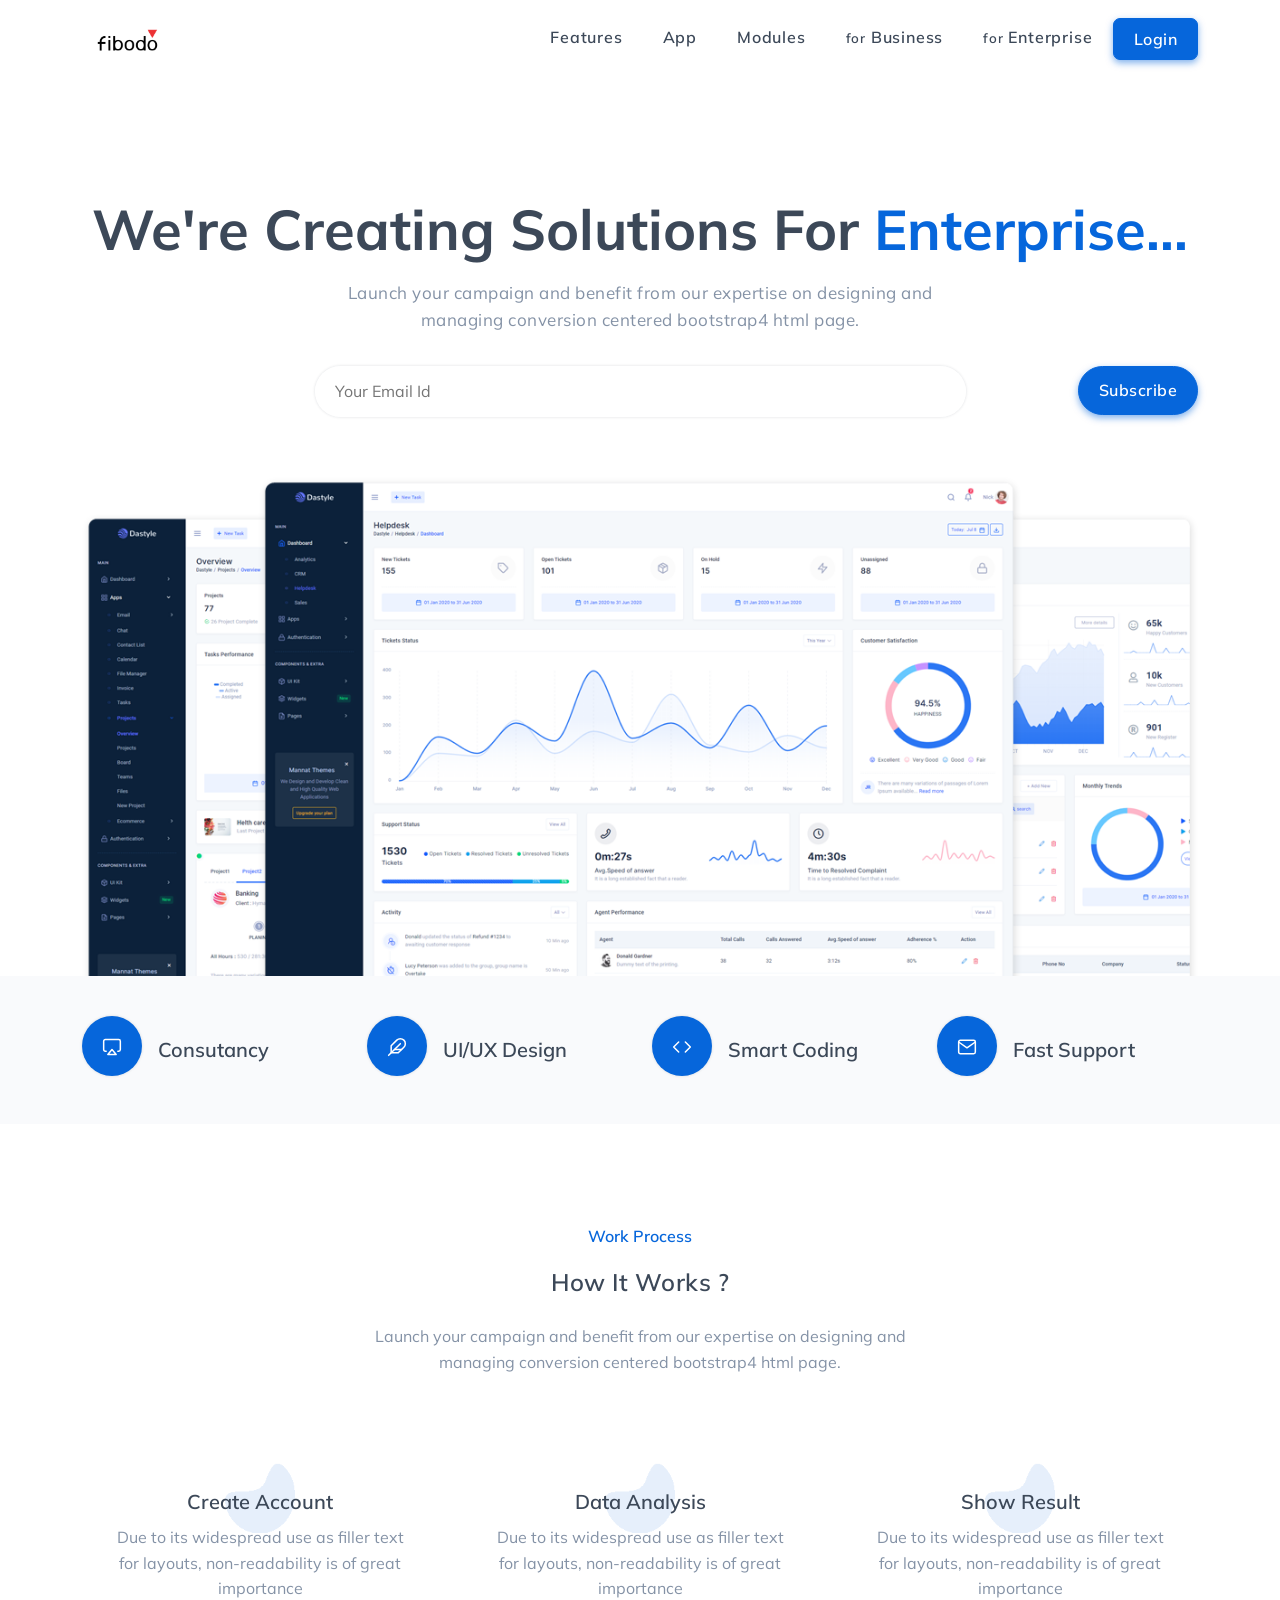
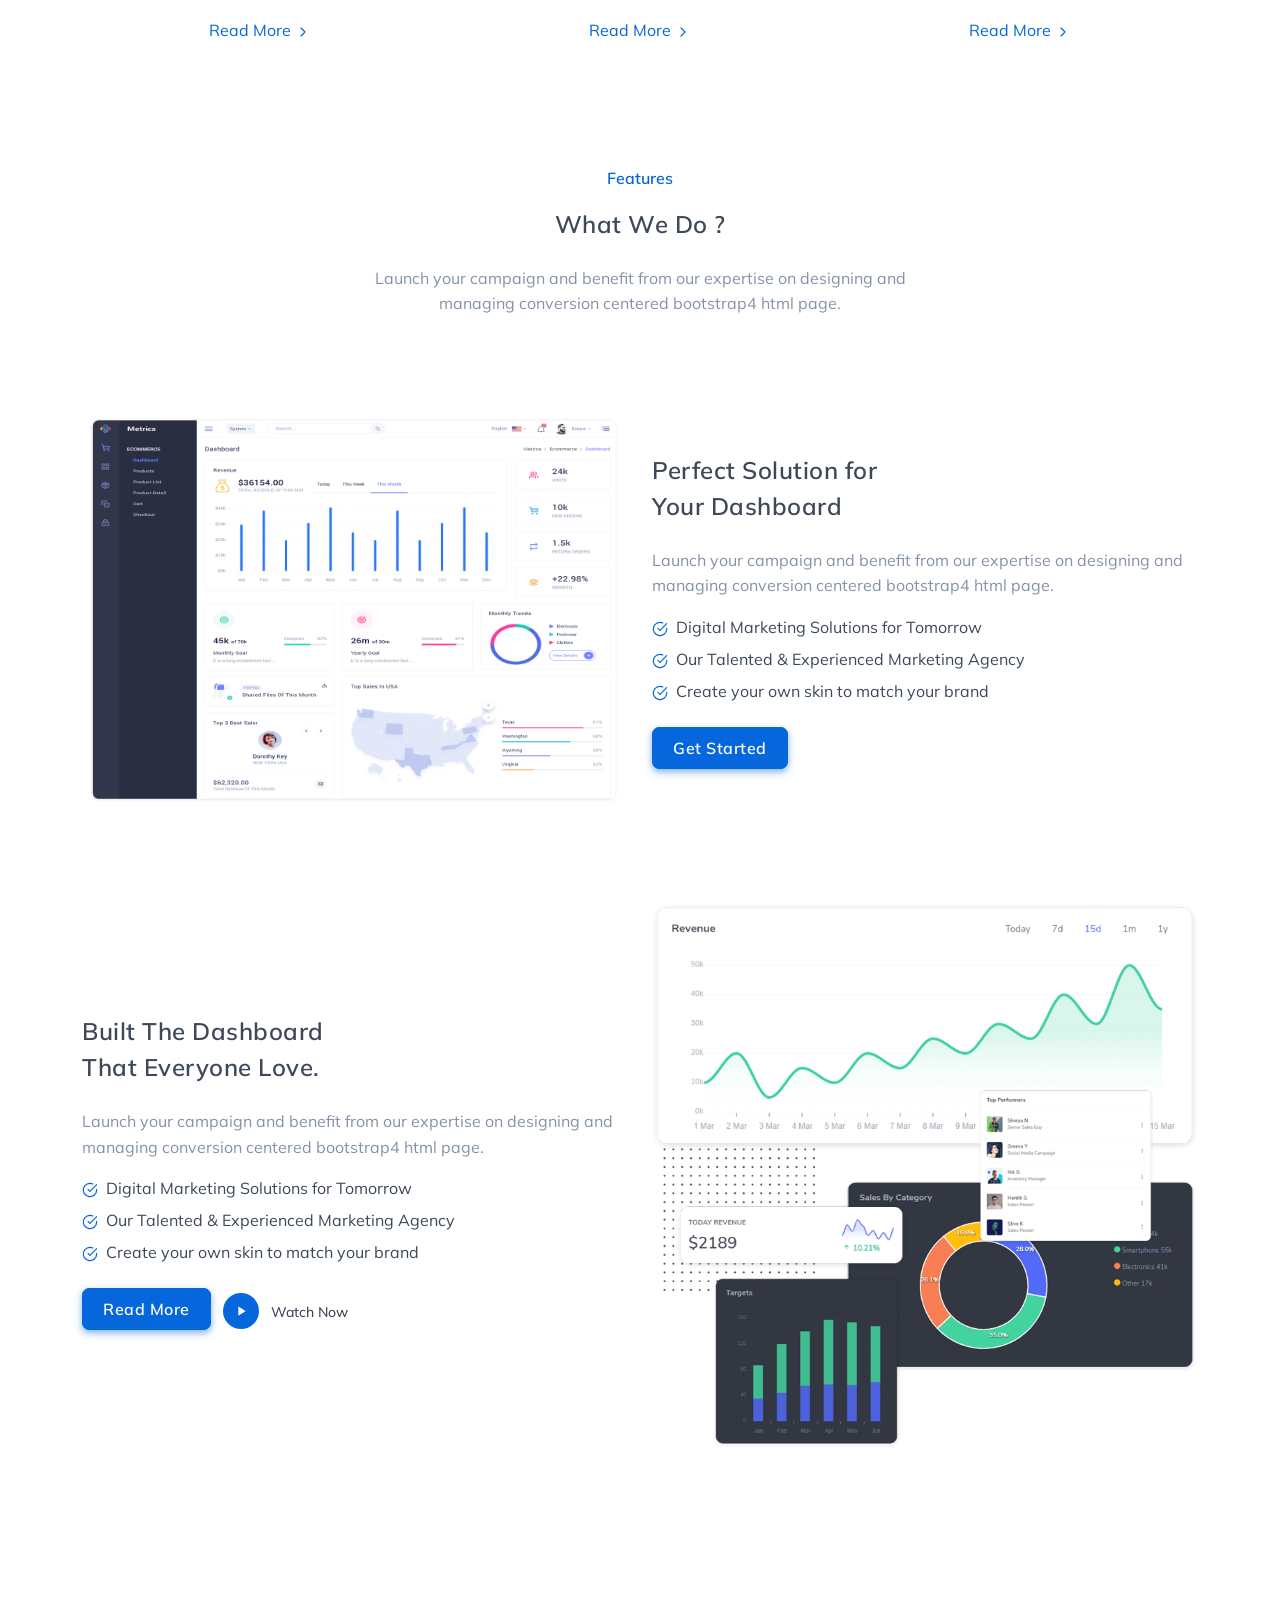
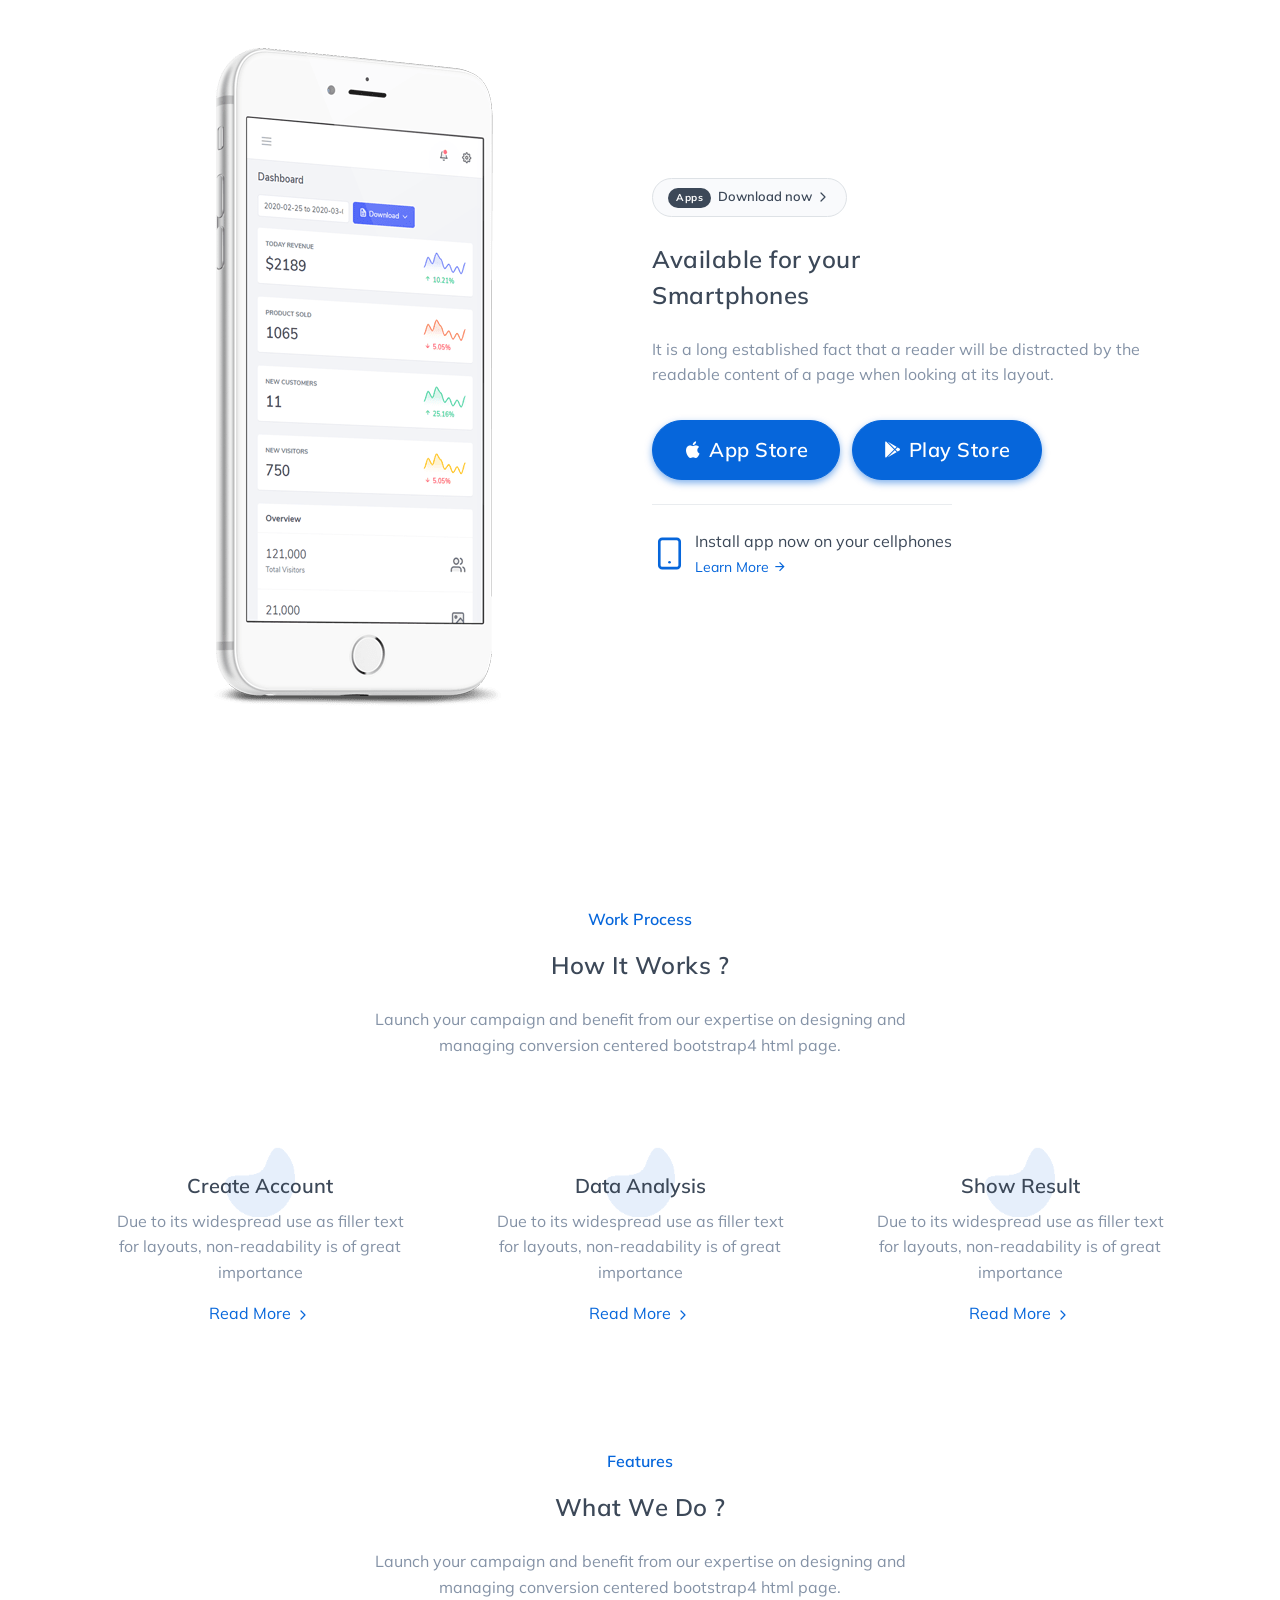
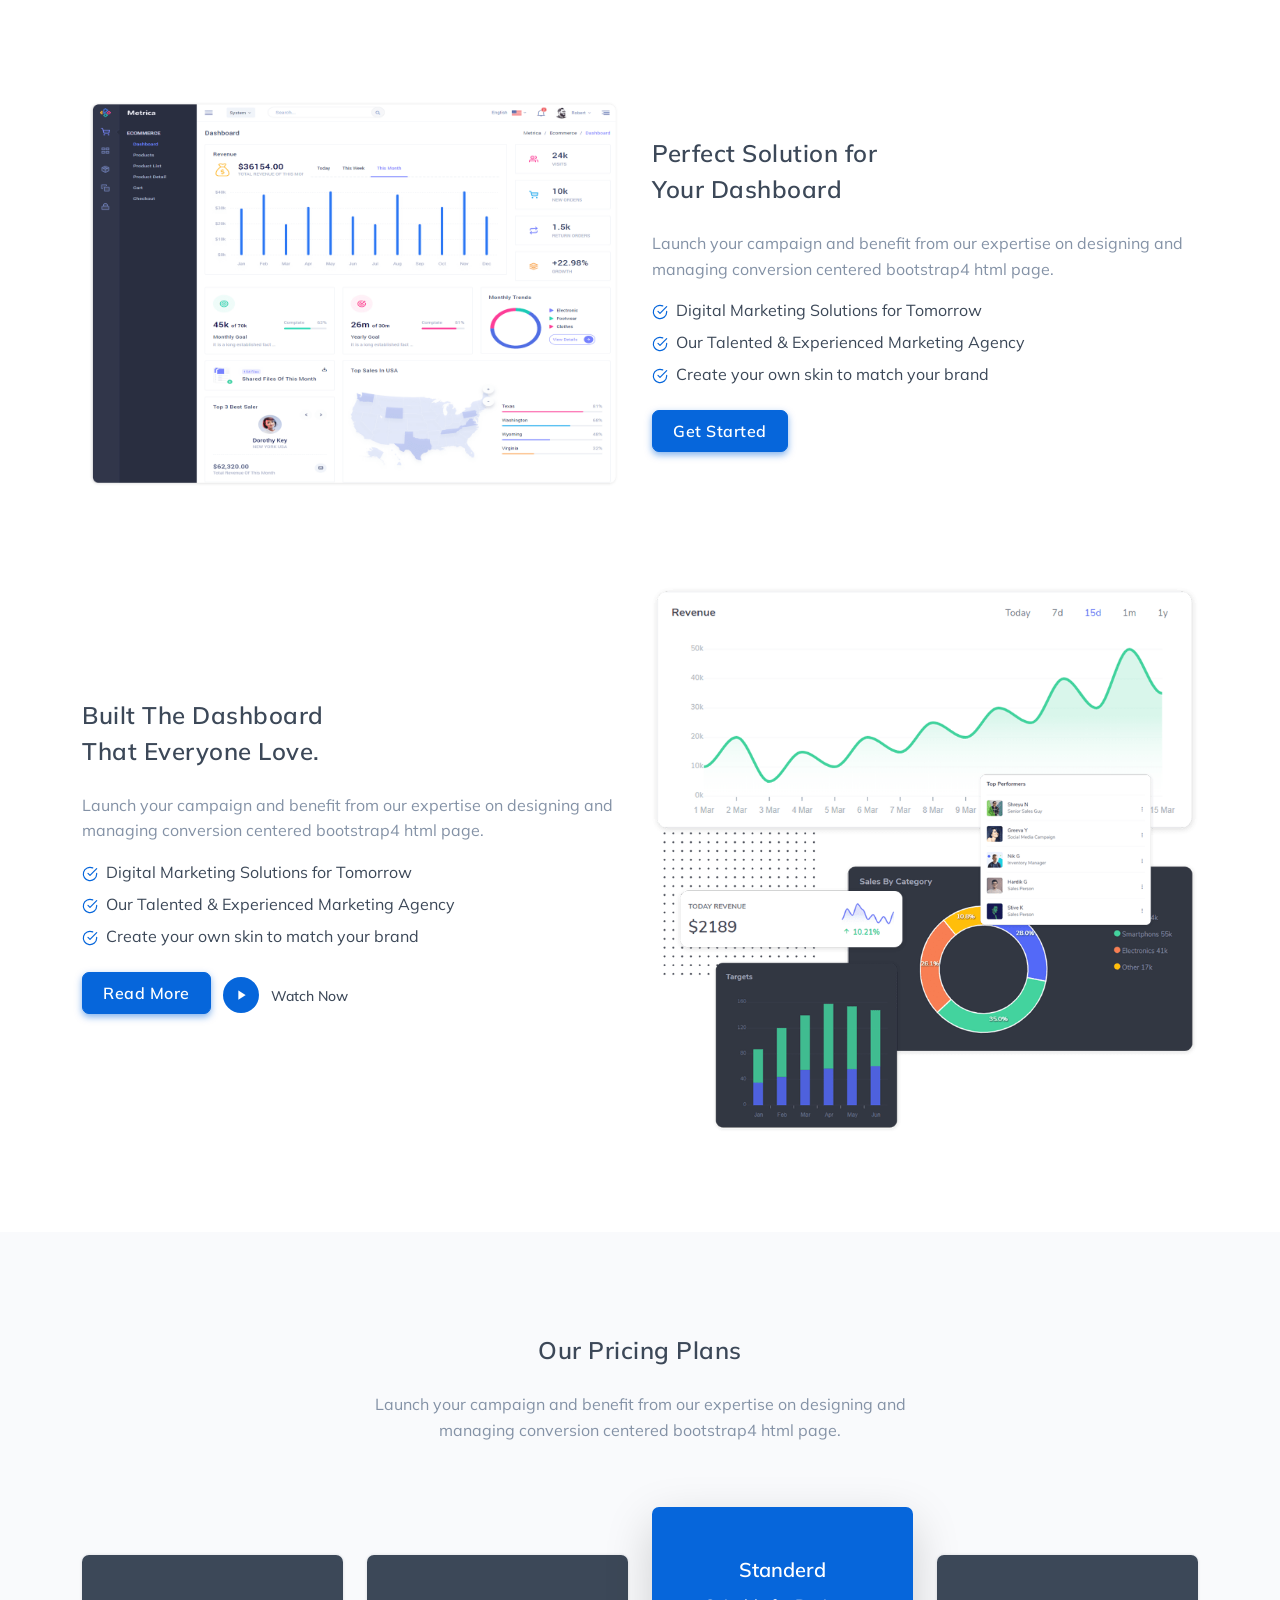
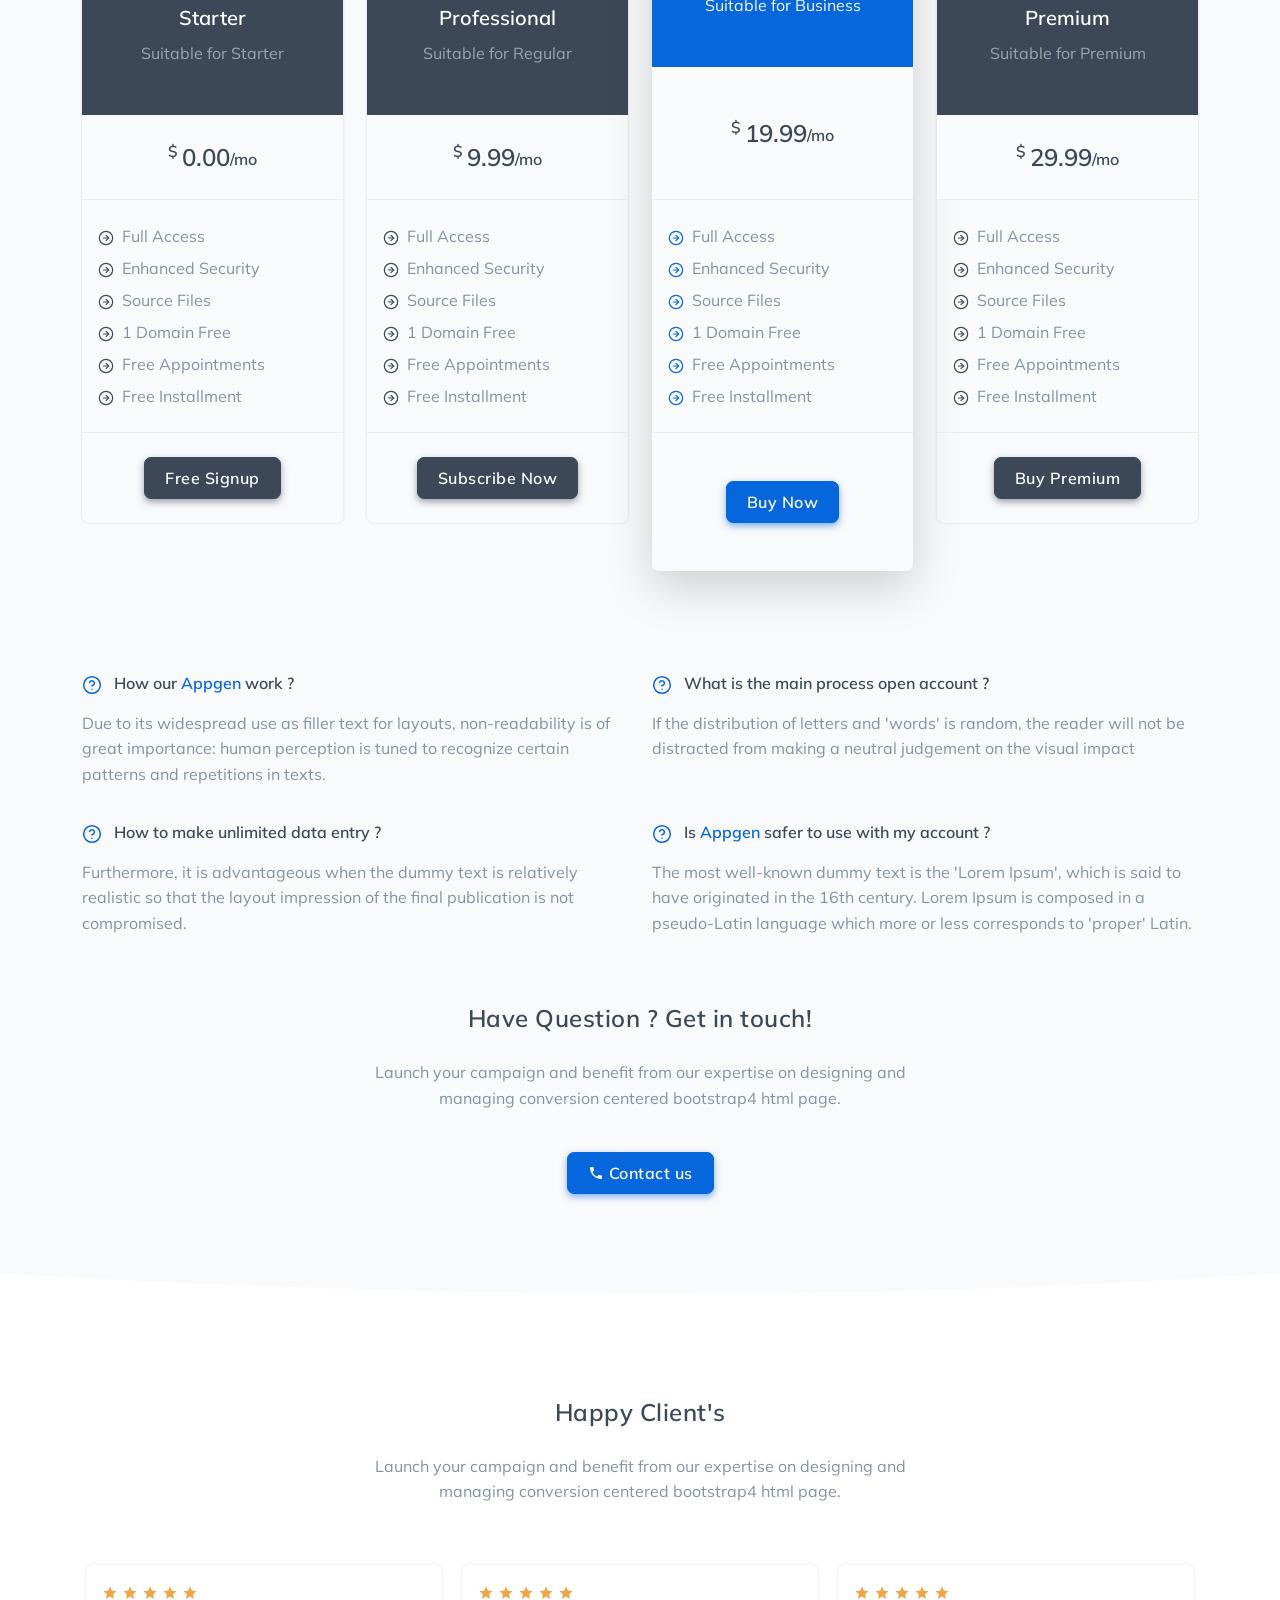
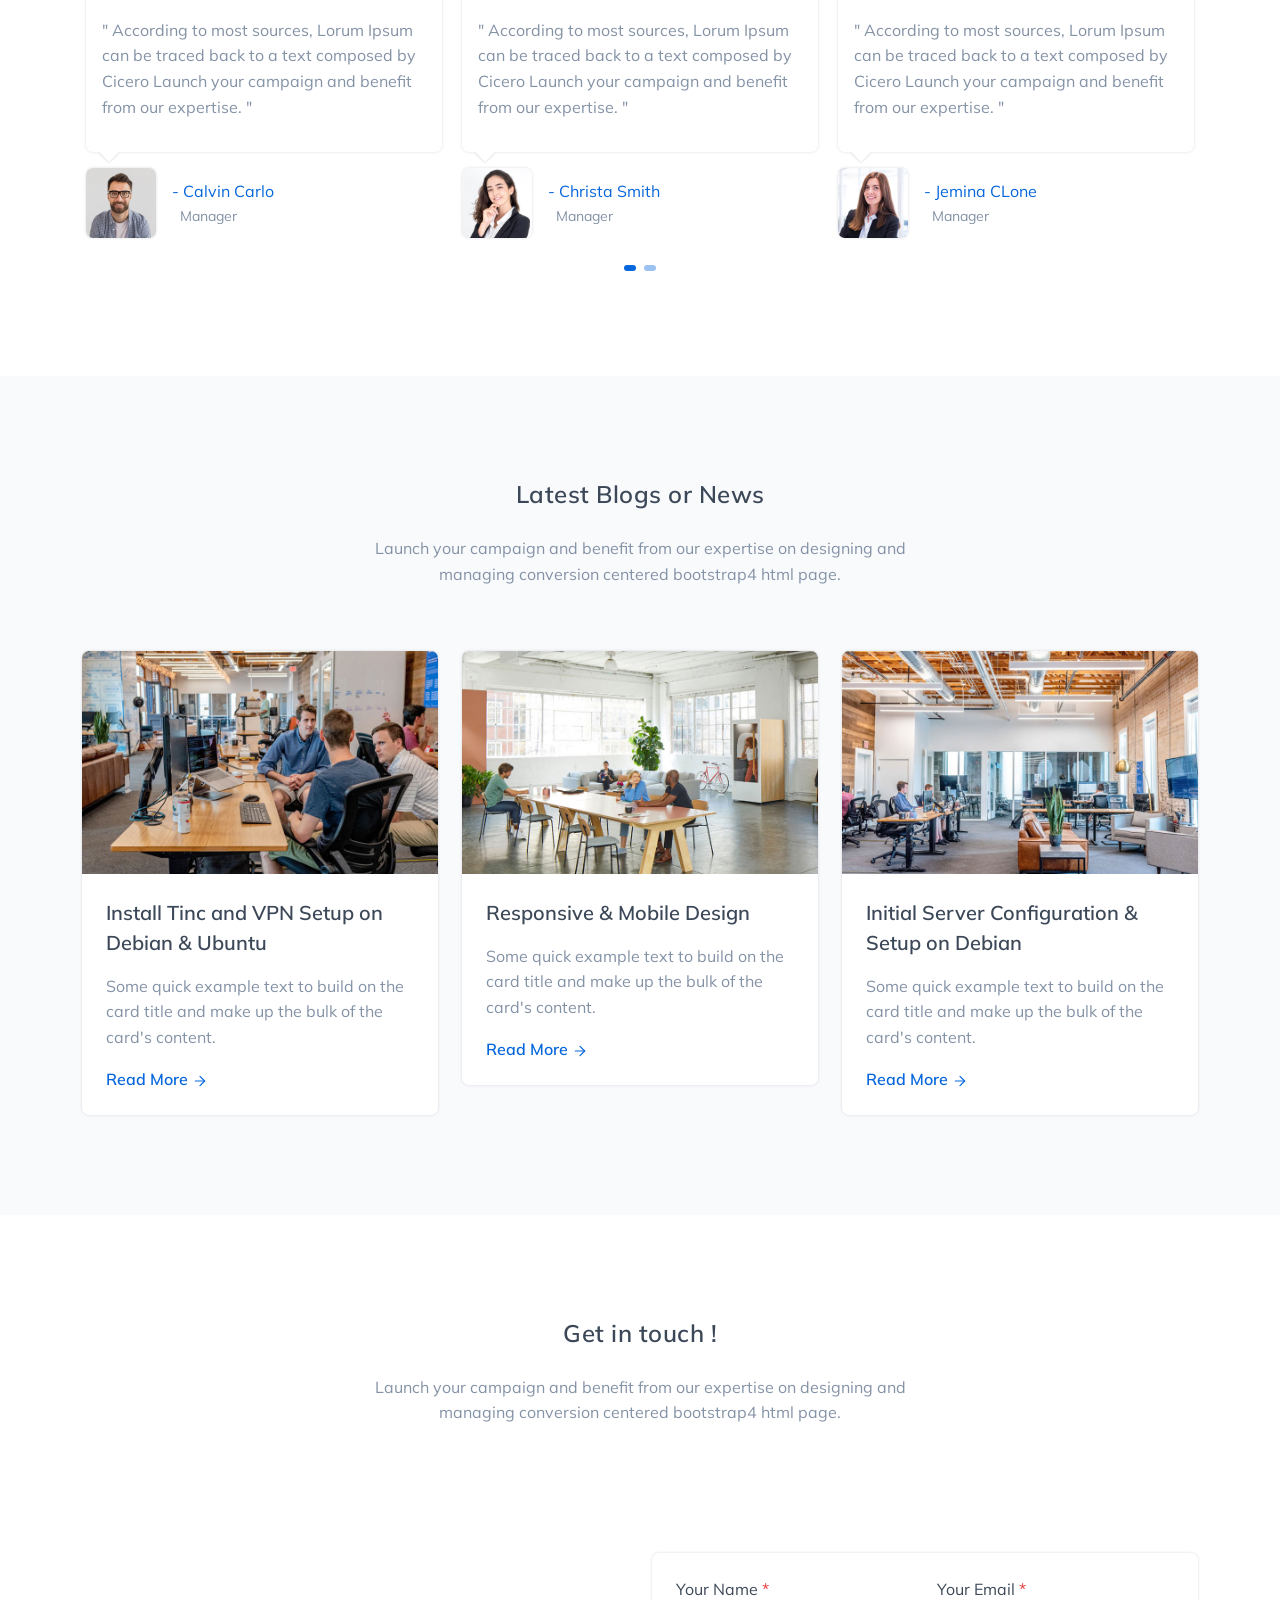
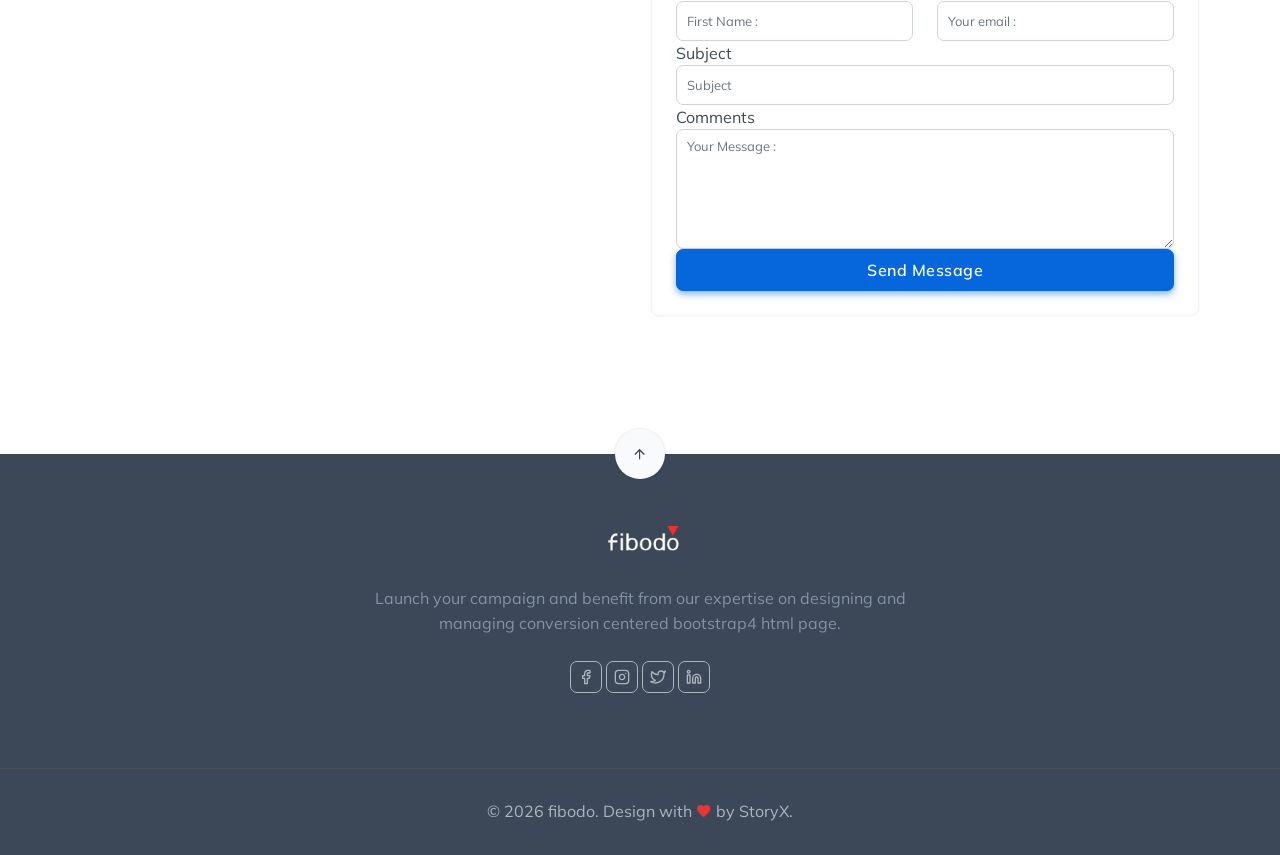
<file: golf-ent.html>
<!DOCTYPE html>
<html lang="en">

<head>
    <meta charset="utf-8" />
    <title>fibodo | home</title>
    <meta name="viewport" content="width=device-width, initial-scale=1.0">
    <meta name="description" content="App and Saas Landing Template" />
    <meta name="keywords" content="Application, Clean, Saas, Dashboard, Bootstrap 5" />
    <meta content="Shreethemes" name="author" />
    <!-- favicon -->
    <link rel="shortcut icon" href="images/favicon.ico">
    <!-- Bootstrap css -->
    <link href="css/bootstrap.min.css" rel="stylesheet" type="text/css" />
    <!-- Icons -->
    <link href="css/materialdesignicons.min.css" rel="stylesheet" type="text/css" />
    <!-- Slider -->
    <link rel="stylesheet" href="css/tiny-slider.css" />
    <!-- Main css File -->
    <link href="css/style.css" rel="stylesheet" type="text/css" />
</head>

<body>
    <!-- Loader Start -->
    <div id="preloader">
        <div id="status">
            <div class="logo">
                <img src="images/logo-dark.png" height="25" class="d-block mx-auto" alt="">
            </div>
            <div class="sk-chase mt-4">
                <div class="sk-chase-dot"></div>
                <div class="sk-chase-dot"></div>
                <div class="sk-chase-dot"></div>
                <div class="sk-chase-dot"></div>
                <div class="sk-chase-dot"></div>
                <div class="sk-chase-dot"></div>
            </div>
        </div>
    </div>
    <!-- Loader End -->

    <!-- Navbar STart -->
    <header id="topnav" class="defaultscroll sticky">
        <div class="container">
            <!-- Logo container-->
            <div>
                <a class="logo" href="index.html">
                    <img src="images/logo-dark.png" height="22" alt="">
                </a>
            </div>
            <div class="buy-button">
                <a href="javascript:void(0)" class="btn btn-primary">Login</a>
            </div>
            <!--end login button-->
            <!-- End Logo container-->
            <div class="menu-extras">
                <div class="menu-item">
                    <!-- Mobile menu toggle-->
                    <a class="navbar-toggle" id="isToggle" onclick="toggleMenu()">
                        <div class="lines">
                            <span></span>
                            <span></span>
                            <span></span>
                        </div>
                    </a>
                    <!-- End mobile menu toggle-->
                </div>
            </div>

            <div id="navigation">
                <!-- Navigation Menu-->
                <ul class="navigation-menu" id="navmenu-nav">
                    <!-- <li class="has-submenu">
                        <a href="#home">Home</a>
                    </li> -->
                    <li class="has-submenu">
                        <a href="#features">Features</a>
                    </li>
                    <li class="has-submenu">
                        <a href="#app">App</a>
                    </li>
                    <li class="has-submenu">
                        <a href="#modules">Modules</a>
                    </li>

                    <li><a href="index-small.html" class="sub-menu-item"><span class="for">for</span> Business</a></li>
                    <li><a href="index-ent.html" class="sub-menu-item"><span class="for">for</span> Enterprise</a></li>

                    <!-- <li class="has-submenu">
                            <a href="#pricing">Pricing</a>
                        </li> -->
                    <!-- <li class="has-submenu">
                            <a href="#review">Testimonial</a>
                        </li>
                        <li class="has-submenu">
                            <a href="#blogs">Blog & News</a>
                        </li>
                        <li class="has-submenu">
                            <a href="#contact">Contact</a>
                        </li> -->
                </ul>
                <!--end navigation menu-->
            </div>
            <!--end navigation-->
        </div>
        <!--end container-->
    </header>
    <!--end header-->
    <!-- Navbar End -->

    <!-- Hero Start -->
    <section class="bg-home d-flex align-items-center" style="height: auto;" id="home">
        <div class="container">
            <div class="row justify-content-center">
                <div class="col-lg-12 text-center mt-0 mt-md-5 pt-0 pt-md-5">
                    <div class="title-heading margin-top-100">
                        <h1 class="display-4 fw-bold mb-3">We're Creating Solutions For<span class="text-primary"> Enterprise...</span>
                        </h1>
                        <p class="para-desc mx-auto text-muted">Launch your campaign and benefit from our expertise on
                            designing and managing conversion centered bootstrap4 html page.</p>
                        <div class="col-lg-7 col-md-10 mx-auto">
                            <div class="text-center subcribe-form mt-4 pt-2">
                                <form>
                                    <div class="form-group mb-0">
                                        <input type="email" id="email" name="email" class="rounded-pill shadow"
                                            placeholder="Your Email Id">
                                        <button type="submit" class="btn btn-pills btn-primary">Subscribe</button>
                                    </div>
                                </form>
                                <!--end form-->
                            </div>
                            <!--end subscribe form-->
                        </div>
                        <!--end col-->
                    </div>

                    <div class="home-dashboard">
                        <img src="images/saas/saas-2.png" alt="" style="z-index: -1;" class="img-fluid">
                    </div>
                </div>
                <!--end col-->
            </div>
            <!--end row-->
        </div>
        <!--end container-->
    </section>
    <!--end section-->
    <!-- Hero End -->

    <section class="py-4 bg-light">
        <div class="container">
            <div class="row">
                <div class="col-lg-3 col-md-6 col-12">
                    <div class="d-flex about-serv text-center align-items-center py-3">
                        <h3 class="shadow bg-primary icons-serv text-white rounded-pill me-3">
                            <i data-feather="airplay" class="fea icon-ex-md"></i>
                        </h3>
                        <div class="content">
                            <h5 class="title mb-0">Consutancy</h5>
                        </div>
                    </div>
                    <!--end about section-->
                </div>
                <!--end col-->

                <div class="col-lg-3 col-md-6 col-12">
                    <div class="d-flex about-serv text-center align-items-center py-3">
                        <h3 class="shadow bg-primary icons-serv text-white rounded-pill me-3">
                            <i data-feather="feather" class="fea icon-ex-md"></i>
                        </h3>
                        <div class="content">
                            <h5 class="title mb-0">UI/UX Design</h5>
                        </div>
                    </div>
                    <!--end about section-->
                </div>
                <!--end col-->

                <div class="col-lg-3 col-md-6 col-12">
                    <div class="d-flex about-serv text-center align-items-center py-3">
                        <h3 class="shadow bg-primary icons-serv text-white rounded-pill me-3">
                            <i data-feather="code" class="fea icon-ex-md"></i>
                        </h3>
                        <div class="content">
                            <h5 class="title mb-0">Smart Coding</h5>
                        </div>
                    </div>
                    <!--end about section-->
                </div>
                <!--end col-->

                <div class="col-lg-3 col-md-6 col-12">
                    <div class="d-flex about-serv text-center align-items-center py-3">
                        <h3 class="shadow bg-primary icons-serv text-white rounded-pill me-3">
                            <i data-feather="mail" class="fea icon-ex-md"></i>
                        </h3>
                        <div class="content">
                            <h5 class="title mb-0">Fast Support</h5>
                        </div>
                    </div>
                </div>
                <!--end col-->
            </div>
            <!--end row-->
        </div>
        <!--end container-->
    </section>
    <!--end section-->

    <!-- Features Start -->
    <section class="section overflow-hidden" id="features">
        <div class="container">
            <div class="row justify-content-center">
                <div class="col-12">
                    <div class="section-title text-center mb-4 pb-2">
                        <h6 class="text-primary font-weight-normal mb-3">Work Process</h6>
                        <h4 class="title mb-4">How It Works ?</h4>
                        <p class="para-desc mx-auto text-muted mb-0">Launch your campaign and benefit from our expertise
                            on designing and managing conversion centered bootstrap4 html page.</p>
                    </div>
                </div>
                <!--end col-->
            </div>
            <!--end row-->

            <div class="row">
                <div class="col-lg-4 col-md-6 col-12 mt-4 pt-2">
                    <div class="feature position-relative text-center">
                        <div class="p-4 rounded position-relative overflow-hidden">
                            <div class="icon text-primary">
                                <i class="uim uim-key-skeleton-alt"></i>
                                <img src="images/shape-1.png" class="avatar avatar-small icon-shape" alt="">
                            </div>
                            <div class="content mt-4">
                                <h5><a href="javascript:void(0)" class="title text-dark">Create Account</a></h5>
                                <p class="text-muted">Due to its widespread use as filler text for layouts,
                                    non-readability is of great importance</p>
                                <a href="javascript:void(0)" class="text-primary">Read More <i
                                        data-feather="chevron-right" class="fea icon-sm"></i></a>
                            </div>
                        </div>
                    </div>
                </div>
                <!--end col-->

                <div class="col-lg-4 col-md-6 col-12 mt-4 pt-2">
                    <div class="feature position-relative text-center">
                        <div class="p-4 rounded position-relative overflow-hidden">
                            <div class="icon text-primary">
                                <i class="uim uim-signal-alt-3"></i>
                                <img src="images/shape-1.png" class="avatar avatar-small icon-shape" alt="">
                            </div>
                            <div class="content mt-4">
                                <h5><a href="javascript:void(0)" class="title text-dark">Data Analysis</a></h5>
                                <p class="text-muted">Due to its widespread use as filler text for layouts,
                                    non-readability is of great importance</p>
                                <a href="javascript:void(0)" class="text-primary">Read More <i
                                        data-feather="chevron-right" class="fea icon-sm"></i></a>
                            </div>
                        </div>
                    </div>
                </div>
                <!--end col-->

                <div class="col-lg-4 col-md-6 col-12 mt-4 pt-2">
                    <div class="feature position-relative text-center">
                        <div class="p-4 rounded position-relative overflow-hidden">
                            <div class="icon text-primary">
                                <i class="uim uim-flip-v"></i>
                                <img src="images/shape-1.png" class="avatar avatar-small icon-shape" alt="">
                            </div>
                            <div class="content mt-4">
                                <h5><a href="javascript:void(0)" class="title text-dark">Show Result</a></h5>
                                <p class="text-muted">Due to its widespread use as filler text for layouts,
                                    non-readability is of great importance</p>
                                <a href="javascript:void(0)" class="text-primary">Read More <i
                                        data-feather="chevron-right" class="fea icon-sm"></i></a>
                            </div>
                        </div>
                    </div>
                </div>
                <!--end col-->
            </div>
            <!--end row-->
        </div>
        <!--end container-->

        <div class="container mt-100 mt-60">
            <div class="row justify-content-center">
                <div class="col-12">
                    <div class="section-title text-center">
                        <h6 class="text-primary font-weight-normal mb-3">Features</h6>
                        <h4 class="title mb-4">What We Do ?</h4>
                        <p class="text-muted para-desc mx-auto mb-0">Launch your campaign and benefit from our expertise
                            on designing and managing conversion centered bootstrap4 html page.</p>
                    </div>
                </div>
                <!--end dol-->
            </div>
            <!--end row-->
        </div>
        <!--end container-->

        <div class="container mt-100 mt-60">
            <div class="row align-items-center">
                <div class="col-md-6">
                    <div class="feature position-relative">
                        <img src="images/saas/features-1.png" class="img-fluid" alt="">
                    </div>
                </div>
                <!--end col-->

                <div class="col-md-6 mt-4 mt-sm-0 pt-2 pt-sm-0">
                    <div class="section-title">
                        <h5 class="title mb-4">Perfect Solution for <br> Your Dashboard</h5>
                        <p class="text-muted para-desc">Launch your campaign and benefit from our expertise on designing
                            and managing conversion centered bootstrap4 html page.</p>
                        <ul class="list-unstyled">
                            <li class="mt-2"><i data-feather="check-circle"
                                    class="fea icon-sm text-primary me-2"></i>Digital Marketing Solutions for Tomorrow
                            </li>
                            <li class="mt-2"><i data-feather="check-circle"
                                    class="fea icon-sm text-primary me-2"></i>Our Talented & Experienced Marketing
                                Agency</li>
                            <li class="mt-2"><i data-feather="check-circle"
                                    class="fea icon-sm text-primary me-2"></i>Create your own skin to match your brand
                            </li>
                        </ul>
                        <div class="mt-4">
                            <a href="javascript:void(0)" class="btn btn-primary">Get Started</a>
                        </div>
                    </div>
                </div>
                <!--end col-->
            </div>
            <!--end row-->
        </div>
        <!--end container-->

        <div class="container mt-100 mt-60">
            <div class="row align-items-center">
                <div class="col-md-6 order-1 order-md-2">
                    <div class="feature position-relative">
                        <img src="images/saas/features-2.png" class="img-fluid d-block mx-auto" alt="">
                    </div>
                </div>
                <!--end col-->

                <div class="col-md-6 order-2 order-md-1 mt-4 mt-sm-0 pt-2 pt-sm-0">
                    <div class="section-title">
                        <h5 class="title mb-4">Built The Dashboard <br> That Everyone Love.</h5>
                        <p class="text-muted para-desc">Launch your campaign and benefit from our expertise on designing
                            and managing conversion centered bootstrap4 html page.</p>
                        <ul class="list-unstyled">
                            <li class="mt-2"><i data-feather="check-circle"
                                    class="fea icon-sm text-primary me-2"></i>Digital Marketing Solutions for Tomorrow
                            </li>
                            <li class="mt-2"><i data-feather="check-circle"
                                    class="fea icon-sm text-primary me-2"></i>Our Talented & Experienced Marketing
                                Agency</li>
                            <li class="mt-2"><i data-feather="check-circle"
                                    class="fea icon-sm text-primary me-2"></i>Create your own skin to match your brand
                            </li>
                        </ul>
                        <div class="watch-video mt-4">
                            <a href="javascript:void(0)" class="btn btn-primary mb-2 me-2">Read More</a>
                            <a href="javascript:void(0)" data-bs-toggle="modal" data-bs-target="#watchvideomodal"
                                class="video-play-icon watch title-dark text-dark mb-2"><i
                                    class="mdi mdi-play play-icon-circle text-center d-inline-block me-2 rounded-pill text-white title-dark position-relative play play-iconbar"></i>
                                Watch Now</a>
                        </div>
                    </div>
                </div>
                <!--end col-->
            </div>
            <!--end row-->
        </div>
        <!--end container-->
    </section>
    <!--end section-->
    <!-- Features End -->



    <!-- Download Start -->
    <section class="section" id="app">
        <div class="container">
            <div class="row align-items-center">
                <div class="col-lg-6 col-md-6 col-12">
                    <img src="images/app/mobile-2.png" class="img-fluid d-block mx-auto" alt="">
                </div>
                <!--end col-->

                <div class="col-lg-6 col-md-6 col-12 mt-4 mt-sm-0 pt-2 pt-sm-0">
                    <div class="section-title">
                        <div class="alert alert-light alert-pills" role="alert">
                            <span class="badge bg-dark rounded-pill me-1">Apps</span>
                            <span class="content">Download now <i data-feather="chevron-right"
                                    class="fea icon-sm"></i></span>
                        </div>
                        <h4 class="title mb-4 mt-2">Available for your <br> Smartphones</h4>
                        <p class="text-muted para-desc mb-0">It is a long established fact that a reader will be
                            distracted by the readable content of a page when looking at its layout.</p>
                        <div class="mt-4 mb-4">
                            <a href="javascript:void(0)" class="btn btn-pills btn-lg btn-primary mt-2 me-2"><i
                                    class="mdi mdi-apple"></i> App Store</a>
                            <a href="javascript:void(0)" class="btn btn-pills btn-lg btn-primary mt-2"><i
                                    class="mdi mdi-google-play"></i> Play Store</a>
                        </div>

                        <div class="d-inline-block">
                            <div class="pt-4 d-flex align-items-center border-top">
                                <i data-feather="smartphone" class="fea icon-md me-2 text-primary"></i>
                                <div class="content">
                                    <p class="mb-0">Install app now on your cellphones</p>
                                    <a href="javascript:void(0)" class="text-primary small">Learn More <i
                                            class="mdi mdi-arrow-right"></i></a>
                                </div>
                            </div>
                        </div>
                    </div>
                </div>
                <!--end col-->
            </div>
            <!--end row-->
        </div>
        <!--end container-->
    </section>
    <!--end section-->
    <!-- Download End -->


    <!-- Features Start -->
    <section class="section overflow-hidden" id="modules">
        <div class="container">
            <div class="row justify-content-center">
                <div class="col-12">
                    <div class="section-title text-center mb-4 pb-2">
                        <h6 class="text-primary font-weight-normal mb-3">Work Process</h6>
                        <h4 class="title mb-4">How It Works ?</h4>
                        <p class="para-desc mx-auto text-muted mb-0">Launch your campaign and benefit from our expertise
                            on designing and managing conversion centered bootstrap4 html page.</p>
                    </div>
                </div>
                <!--end col-->
            </div>
            <!--end row-->

            <div class="row">
                <div class="col-lg-4 col-md-6 col-12 mt-4 pt-2">
                    <div class="feature position-relative text-center">
                        <div class="p-4 rounded position-relative overflow-hidden">
                            <div class="icon text-primary">
                                <i class="uim uim-key-skeleton-alt"></i>
                                <img src="images/shape-1.png" class="avatar avatar-small icon-shape" alt="">
                            </div>
                            <div class="content mt-4">
                                <h5><a href="javascript:void(0)" class="title text-dark">Create Account</a></h5>
                                <p class="text-muted">Due to its widespread use as filler text for layouts,
                                    non-readability is of great importance</p>
                                <a href="javascript:void(0)" class="text-primary">Read More <i
                                        data-feather="chevron-right" class="fea icon-sm"></i></a>
                            </div>
                        </div>
                    </div>
                </div>
                <!--end col-->

                <div class="col-lg-4 col-md-6 col-12 mt-4 pt-2">
                    <div class="feature position-relative text-center">
                        <div class="p-4 rounded position-relative overflow-hidden">
                            <div class="icon text-primary">
                                <i class="uim uim-signal-alt-3"></i>
                                <img src="images/shape-1.png" class="avatar avatar-small icon-shape" alt="">
                            </div>
                            <div class="content mt-4">
                                <h5><a href="javascript:void(0)" class="title text-dark">Data Analysis</a></h5>
                                <p class="text-muted">Due to its widespread use as filler text for layouts,
                                    non-readability is of great importance</p>
                                <a href="javascript:void(0)" class="text-primary">Read More <i
                                        data-feather="chevron-right" class="fea icon-sm"></i></a>
                            </div>
                        </div>
                    </div>
                </div>
                <!--end col-->

                <div class="col-lg-4 col-md-6 col-12 mt-4 pt-2">
                    <div class="feature position-relative text-center">
                        <div class="p-4 rounded position-relative overflow-hidden">
                            <div class="icon text-primary">
                                <i class="uim uim-flip-v"></i>
                                <img src="images/shape-1.png" class="avatar avatar-small icon-shape" alt="">
                            </div>
                            <div class="content mt-4">
                                <h5><a href="javascript:void(0)" class="title text-dark">Show Result</a></h5>
                                <p class="text-muted">Due to its widespread use as filler text for layouts,
                                    non-readability is of great importance</p>
                                <a href="javascript:void(0)" class="text-primary">Read More <i
                                        data-feather="chevron-right" class="fea icon-sm"></i></a>
                            </div>
                        </div>
                    </div>
                </div>
                <!--end col-->
            </div>
            <!--end row-->
        </div>
        <!--end container-->

        <div class="container mt-100 mt-60">
            <div class="row justify-content-center">
                <div class="col-12">
                    <div class="section-title text-center">
                        <h6 class="text-primary font-weight-normal mb-3">Features</h6>
                        <h4 class="title mb-4">What We Do ?</h4>
                        <p class="text-muted para-desc mx-auto mb-0">Launch your campaign and benefit from our expertise
                            on designing and managing conversion centered bootstrap4 html page.</p>
                    </div>
                </div>
                <!--end dol-->
            </div>
            <!--end row-->
        </div>
        <!--end container-->

        <div class="container mt-100 mt-60">
            <div class="row align-items-center">
                <div class="col-md-6">
                    <div class="feature position-relative">
                        <img src="images/saas/features-1.png" class="img-fluid" alt="">
                    </div>
                </div>
                <!--end col-->

                <div class="col-md-6 mt-4 mt-sm-0 pt-2 pt-sm-0">
                    <div class="section-title">
                        <h5 class="title mb-4">Perfect Solution for <br> Your Dashboard</h5>
                        <p class="text-muted para-desc">Launch your campaign and benefit from our expertise on designing
                            and managing conversion centered bootstrap4 html page.</p>
                        <ul class="list-unstyled">
                            <li class="mt-2"><i data-feather="check-circle"
                                    class="fea icon-sm text-primary me-2"></i>Digital Marketing Solutions for Tomorrow
                            </li>
                            <li class="mt-2"><i data-feather="check-circle"
                                    class="fea icon-sm text-primary me-2"></i>Our Talented & Experienced Marketing
                                Agency</li>
                            <li class="mt-2"><i data-feather="check-circle"
                                    class="fea icon-sm text-primary me-2"></i>Create your own skin to match your brand
                            </li>
                        </ul>
                        <div class="mt-4">
                            <a href="javascript:void(0)" class="btn btn-primary">Get Started</a>
                        </div>
                    </div>
                </div>
                <!--end col-->
            </div>
            <!--end row-->
        </div>
        <!--end container-->

        <div class="container mt-100 mt-60">
            <div class="row align-items-center">
                <div class="col-md-6 order-1 order-md-2">
                    <div class="feature position-relative">
                        <img src="images/saas/features-2.png" class="img-fluid d-block mx-auto" alt="">
                    </div>
                </div>
                <!--end col-->

                <div class="col-md-6 order-2 order-md-1 mt-4 mt-sm-0 pt-2 pt-sm-0">
                    <div class="section-title">
                        <h5 class="title mb-4">Built The Dashboard <br> That Everyone Love.</h5>
                        <p class="text-muted para-desc">Launch your campaign and benefit from our expertise on designing
                            and managing conversion centered bootstrap4 html page.</p>
                        <ul class="list-unstyled">
                            <li class="mt-2"><i data-feather="check-circle"
                                    class="fea icon-sm text-primary me-2"></i>Digital Marketing Solutions for Tomorrow
                            </li>
                            <li class="mt-2"><i data-feather="check-circle"
                                    class="fea icon-sm text-primary me-2"></i>Our Talented & Experienced Marketing
                                Agency</li>
                            <li class="mt-2"><i data-feather="check-circle"
                                    class="fea icon-sm text-primary me-2"></i>Create your own skin to match your brand
                            </li>
                        </ul>
                        <div class="watch-video mt-4">
                            <a href="javascript:void(0)" class="btn btn-primary mb-2 me-2">Read More</a>
                            <a href="javascript:void(0)" data-bs-toggle="modal" data-bs-target="#watchvideomodal"
                                class="video-play-icon watch title-dark text-dark mb-2"><i
                                    class="mdi mdi-play play-icon-circle text-center d-inline-block me-2 rounded-pill text-white title-dark position-relative play play-iconbar"></i>
                                Watch Now</a>
                        </div>
                    </div>
                </div>
                <!--end col-->
            </div>
            <!--end row-->
        </div>
        <!--end container-->
    </section>
    <!--end section-->
    <!-- Features End -->

    <!-- Pricing Start -->
    <section class="section bg-light" id="pricing">
        <div class="container">
            <div class="row justify-content-center">
                <div class="col-12">
                    <div class="section-title text-center mb-4 pb-2">
                        <h4 class="title mb-4">Our Pricing Plans</h4>
                        <p class="text-muted para-desc mx-auto mb-0">Launch your campaign and benefit from our expertise
                            on designing and managing conversion centered bootstrap4 html page.</p>
                    </div>
                </div>
                <!--end col-->
            </div>
            <!--end row-->

            <div class="row align-items-center">
                <div class="col-lg-3 col-md-6 col-12 mt-4 pt-2">
                    <div class="pricing text-center rounded overflow-hidden shadow">
                        <div class="price-header bg-dark pt-5 pb-5">
                            <h5 class="price-title text-white">Starter</h5>
                            <p class="mb-0 text-white-50">Suitable for Starter</p>
                        </div>
                        <div class="d-flex justify-content-center bg-light border-bottom py-4">
                            <span class="h6 mb-0">$</span>
                            <span class="price h4 mb-0 ms-1">0.00</span>
                            <span class="h6 align-self-end mb-1">/mo</span>
                        </div>
                        <div class="pricing-features text-start">
                            <ul class="feature list-unstyled py-4 p-3 mb-0">
                                <li class="feature-list text-muted"><i data-feather="arrow-right-circle"
                                        class="fea icon-sm text-dark me-2"></i>Full Access</li>
                                <li class="feature-list text-muted mt-2"><i data-feather="arrow-right-circle"
                                        class="fea icon-sm text-dark me-2"></i>Enhanced Security</li>
                                <li class="feature-list text-muted mt-2"><i data-feather="arrow-right-circle"
                                        class="fea icon-sm text-dark me-2"></i>Source Files</li>
                                <li class="feature-list text-muted mt-2"><i data-feather="arrow-right-circle"
                                        class="fea icon-sm text-dark me-2"></i>1 Domain Free</li>
                                <li class="feature-list text-muted mt-2"><i data-feather="arrow-right-circle"
                                        class="fea icon-sm text-dark me-2"></i>Free Appointments</li>
                                <li class="feature-list text-muted mt-2"><i data-feather="arrow-right-circle"
                                        class="fea icon-sm text-dark me-2"></i>Free Installment</li>
                            </ul>
                            <div class="border-top text-center py-4">
                                <a href="javascript:void(0)" class="btn btn-dark">Free Signup</a>
                            </div>
                        </div>
                    </div>
                    <!--end price three-->
                </div>
                <!--end col-->

                <div class="col-lg-3 col-md-6 col-12 mt-4 pt-2">
                    <div class="pricing text-center rounded overflow-hidden shadow">
                        <div class="price-header bg-dark pt-5 pb-5">
                            <h5 class="price-title text-white">Professional</h5>
                            <p class="mb-0 text-white-50">Suitable for Regular</p>
                        </div>
                        <div class="d-flex justify-content-center bg-light border-bottom py-4">
                            <span class="h6 mb-0">$</span>
                            <span class="price h4 mb-0 ms-1">9.99</span>
                            <span class="h6 align-self-end mb-1">/mo</span>
                        </div>
                        <div class="pricing-features text-start">
                            <ul class="feature list-unstyled py-4 p-3 mb-0">
                                <li class="feature-list text-muted"><i data-feather="arrow-right-circle"
                                        class="fea icon-sm text-dark me-2"></i>Full Access</li>
                                <li class="feature-list text-muted mt-2"><i data-feather="arrow-right-circle"
                                        class="fea icon-sm text-dark me-2"></i>Enhanced Security</li>
                                <li class="feature-list text-muted mt-2"><i data-feather="arrow-right-circle"
                                        class="fea icon-sm text-dark me-2"></i>Source Files</li>
                                <li class="feature-list text-muted mt-2"><i data-feather="arrow-right-circle"
                                        class="fea icon-sm text-dark me-2"></i>1 Domain Free</li>
                                <li class="feature-list text-muted mt-2"><i data-feather="arrow-right-circle"
                                        class="fea icon-sm text-dark me-2"></i>Free Appointments</li>
                                <li class="feature-list text-muted mt-2"><i data-feather="arrow-right-circle"
                                        class="fea icon-sm text-dark me-2"></i>Free Installment</li>
                            </ul>
                            <div class="border-top text-center py-4">
                                <a href="javascript:void(0)" class="btn btn-dark">Subscribe Now</a>
                            </div>
                        </div>
                    </div>
                    <!--end price three-->
                </div>
                <!--end col-->

                <div class="col-lg-3 col-md-6 col-12 mt-4 pt-2">
                    <div class="pricing text-center rounded overflow-hidden shadow-lg bg-light">
                        <div class="price-header bg-primary pt-5 pb-5">
                            <h5 class="price-title text-white">Standerd</h5>
                            <p class="mb-0 text-light">Suitable for Business</p>
                        </div>
                        <div class="d-flex justify-content-center bg-light border-bottom py-5">
                            <span class="h6 mb-0">$</span>
                            <span class="price h4 mb-0 ms-1">19.99</span>
                            <span class="h6 align-self-end mb-1">/mo</span>
                        </div>
                        <div class="pricing-features text-start">
                            <ul class="feature list-unstyled py-4 p-3 mb-0">
                                <li class="feature-list text-muted"><i data-feather="arrow-right-circle"
                                        class="fea icon-sm text-primary me-2"></i>Full Access</li>
                                <li class="feature-list text-muted mt-2"><i data-feather="arrow-right-circle"
                                        class="fea icon-sm text-primary me-2"></i>Enhanced Security</li>
                                <li class="feature-list text-muted mt-2"><i data-feather="arrow-right-circle"
                                        class="fea icon-sm text-primary me-2"></i>Source Files</li>
                                <li class="feature-list text-muted mt-2"><i data-feather="arrow-right-circle"
                                        class="fea icon-sm text-primary me-2"></i>1 Domain Free</li>
                                <li class="feature-list text-muted mt-2"><i data-feather="arrow-right-circle"
                                        class="fea icon-sm text-primary me-2"></i>Free Appointments</li>
                                <li class="feature-list text-muted mt-2"><i data-feather="arrow-right-circle"
                                        class="fea icon-sm text-primary me-2"></i>Free Installment</li>
                            </ul>
                            <div class="border-top text-center py-5">
                                <a href="javascript:void(0)" class="btn btn-primary">Buy Now</a>
                            </div>
                        </div>
                    </div>
                    <!--end price three-->
                </div>
                <!--end col-->

                <div class="col-lg-3 col-md-6 col-12 mt-4 pt-2">
                    <div class="pricing text-center rounded overflow-hidden shadow">
                        <div class="price-header bg-dark pt-5 pb-5">
                            <h5 class="price-title text-white">Premium</h5>
                            <p class="mb-0 text-white-50">Suitable for Premium</p>
                        </div>
                        <div class="d-flex justify-content-center bg-light border-bottom py-4">
                            <span class="h6 mb-0">$</span>
                            <span class="price h4 mb-0 ms-1">29.99</span>
                            <span class="h6 align-self-end mb-1">/mo</span>
                        </div>
                        <div class="pricing-features text-start">
                            <ul class="feature list-unstyled py-4 p-3 mb-0">
                                <li class="feature-list text-muted"><i data-feather="arrow-right-circle"
                                        class="fea icon-sm text-dark me-2"></i>Full Access</li>
                                <li class="feature-list text-muted mt-2"><i data-feather="arrow-right-circle"
                                        class="fea icon-sm text-dark me-2"></i>Enhanced Security</li>
                                <li class="feature-list text-muted mt-2"><i data-feather="arrow-right-circle"
                                        class="fea icon-sm text-dark me-2"></i>Source Files</li>
                                <li class="feature-list text-muted mt-2"><i data-feather="arrow-right-circle"
                                        class="fea icon-sm text-dark me-2"></i>1 Domain Free</li>
                                <li class="feature-list text-muted mt-2"><i data-feather="arrow-right-circle"
                                        class="fea icon-sm text-dark me-2"></i>Free Appointments</li>
                                <li class="feature-list text-muted mt-2"><i data-feather="arrow-right-circle"
                                        class="fea icon-sm text-dark me-2"></i>Free Installment</li>
                            </ul>
                            <div class="border-top text-center py-4">
                                <a href="javascript:void(0)" class="btn btn-dark">Buy Premium</a>
                            </div>
                        </div>
                    </div>
                    <!--end price three-->
                </div>
                <!--end col-->
            </div>
            <!--end row-->
        </div>
        <!--end container-->

        <div class="container mt-100 mt-60">
            <div class="row">
                <div class="col-md-6 col-12">
                    <div class="faq-container">
                        <h6 class="question"><i data-feather="help-circle" class="fea icon-ex-md text-primary me-2"></i>
                            How our <span class="text-primary">Appgen</span> work ?</h6>
                        <p class="answer text-muted mt-3 mb-0">Due to its widespread use as filler text for layouts,
                            non-readability is of great importance: human perception is tuned to recognize certain
                            patterns and repetitions in texts.</p>
                    </div>
                </div>
                <!--end col-->

                <div class="col-md-6 col-12 mt-4 mt-sm-0 pt-2 pt-sm-0">
                    <div class="faq-container">
                        <h6 class="question"><i data-feather="help-circle" class="fea icon-ex-md text-primary me-2"></i>
                            What is the main process open account ?</h6>
                        <p class="answer text-muted mt-3 mb-0">If the distribution of letters and 'words' is random, the
                            reader will not be distracted from making a neutral judgement on the visual impact</p>
                    </div>
                </div>
                <!--end col-->

                <div class="col-md-6 col-12 mt-4 pt-2">
                    <div class="faq-container">
                        <h6 class="question"><i data-feather="help-circle" class="fea icon-ex-md text-primary me-2"></i>
                            How to make unlimited data entry ?</h6>
                        <p class="answer text-muted mt-3 mb-0">Furthermore, it is advantageous when the dummy text is
                            relatively realistic so that the layout impression of the final publication is not
                            compromised.</p>
                    </div>
                </div>
                <!--end col-->

                <div class="col-md-6 col-12 mt-4 pt-2">
                    <div class="faq-container">
                        <h6 class="question"><i data-feather="help-circle" class="fea icon-ex-md text-primary me-2"></i>
                            Is <span class="text-primary">Appgen</span> safer to use with my account ?</h6>
                        <p class="answer text-muted mt-3 mb-0">The most well-known dummy text is the 'Lorem Ipsum',
                            which is said to have originated in the 16th century. Lorem Ipsum is composed in a
                            pseudo-Latin language which more or less corresponds to 'proper' Latin.</p>
                    </div>
                </div>
                <!--end col-->
            </div>
            <!--end row-->

            <div class="row mt-md-5 pt-md-3 mt-4 pt-2 justify-content-center">
                <div class="col-12 text-center">
                    <div class="section-title">
                        <h4 class="title mb-4">Have Question ? Get in touch!</h4>
                        <p class="text-muted para-desc mx-auto">Launch your campaign and benefit from our expertise on
                            designing and managing conversion centered bootstrap4 html page.</p>
                        <a href="#contact" class="btn btn-primary mt-4 scroll-down"><i class="mdi mdi-phone"></i>
                            Contact us</a>
                    </div>
                </div>
                <!--end col-->
            </div>
            <!--end row-->
        </div>
        <!--end container-->
    </section>
    <!--end section-->
    <div class="position-relative">
        <div class="shape overflow-hidden text-white">
            <svg viewBox="0 0 2880 48" fill="none" xmlns="http://www.w3.org/2000/svg">
                <path d="M0 48H1437.5H2880V0H2160C1442.5 52 720 0 720 0H0V48Z" fill="currentColor"></path>
            </svg>
        </div>
    </div>
    <!-- Pricing End -->

    <!-- Testimonial Start -->
    <section class="section" id="review">
        <div class="container">
            <div class="row justify-content-center">
                <div class="col-12">
                    <div class="section-title text-center mb-4 pb-2">
                        <h4 class="title mb-4">Happy Client's</h4>
                        <p class="text-muted para-desc mx-auto mb-0">Launch your campaign and benefit from our expertise
                            on designing and managing conversion centered bootstrap4 html page.</p>
                    </div>
                </div>
                <!--end col-->
            </div>
            <!--end row-->

            <div class="row">
                <div class="col-12 mt-4">
                    <div class="tiny-three-item">
                        <div class="tiny-slide">
                            <div class="customer-testi m-1">
                                <div class="content p-3 shadow rounded bg-white position-relative">
                                    <ul class="list-unstyled mb-0 text-warning">
                                        <li class="list-inline-item"><i class="mdi mdi-star"></i></li>
                                        <li class="list-inline-item"><i class="mdi mdi-star"></i></li>
                                        <li class="list-inline-item"><i class="mdi mdi-star"></i></li>
                                        <li class="list-inline-item"><i class="mdi mdi-star"></i></li>
                                        <li class="list-inline-item"><i class="mdi mdi-star"></i></li>
                                    </ul>
                                    <p class="text-muted mt-2">" According to most sources, Lorum Ipsum can be traced
                                        back to a text composed by Cicero Launch your campaign and benefit from our
                                        expertise. "</p>
                                </div>
                                <div class="d-flex mt-3 align-items-center">
                                    <img src="images/client/01.jpg" class="avatar avatar-small me-3 rounded shadow"
                                        alt="">
                                    <p class="text-primary mb-0">- Calvin Carlo <small
                                            class="text-muted d-block ms-2">Manager</small></p>
                                </div>
                            </div>
                        </div>

                        <div class="tiny-slide">
                            <div class="customer-testi m-1">
                                <div class="content p-3 shadow rounded bg-white position-relative">
                                    <ul class="list-unstyled mb-0 text-warning">
                                        <li class="list-inline-item"><i class="mdi mdi-star"></i></li>
                                        <li class="list-inline-item"><i class="mdi mdi-star"></i></li>
                                        <li class="list-inline-item"><i class="mdi mdi-star"></i></li>
                                        <li class="list-inline-item"><i class="mdi mdi-star"></i></li>
                                        <li class="list-inline-item"><i class="mdi mdi-star"></i></li>
                                    </ul>
                                    <p class="text-muted mt-2">" According to most sources, Lorum Ipsum can be traced
                                        back to a text composed by Cicero Launch your campaign and benefit from our
                                        expertise. "</p>
                                </div>
                                <div class="d-flex mt-3 align-items-center">
                                    <img src="images/client/02.jpg" class="avatar avatar-small me-3 rounded shadow"
                                        alt="">
                                    <p class="text-primary mb-0">- Christa Smith <small
                                            class="text-muted d-block ms-2">Manager</small></p>
                                </div>
                            </div>
                        </div>

                        <div class="tiny-slide">
                            <div class="customer-testi m-1">
                                <div class="content p-3 shadow rounded bg-white position-relative">
                                    <ul class="list-unstyled mb-0 text-warning">
                                        <li class="list-inline-item"><i class="mdi mdi-star"></i></li>
                                        <li class="list-inline-item"><i class="mdi mdi-star"></i></li>
                                        <li class="list-inline-item"><i class="mdi mdi-star"></i></li>
                                        <li class="list-inline-item"><i class="mdi mdi-star"></i></li>
                                        <li class="list-inline-item"><i class="mdi mdi-star"></i></li>
                                    </ul>
                                    <p class="text-muted mt-2">" According to most sources, Lorum Ipsum can be traced
                                        back to a text composed by Cicero Launch your campaign and benefit from our
                                        expertise. "</p>
                                </div>
                                <div class="d-flex mt-3 align-items-center">
                                    <img src="images/client/03.jpg" class="avatar avatar-small me-3 rounded shadow"
                                        alt="">
                                    <p class="text-primary mb-0">- Jemina CLone <small
                                            class="text-muted d-block ms-2">Manager</small></p>
                                </div>
                            </div>
                        </div>

                        <div class="tiny-slide">
                            <div class="customer-testi m-1">
                                <div class="content p-3 shadow rounded bg-white position-relative">
                                    <ul class="list-unstyled mb-0 text-warning">
                                        <li class="list-inline-item"><i class="mdi mdi-star"></i></li>
                                        <li class="list-inline-item"><i class="mdi mdi-star"></i></li>
                                        <li class="list-inline-item"><i class="mdi mdi-star"></i></li>
                                        <li class="list-inline-item"><i class="mdi mdi-star"></i></li>
                                        <li class="list-inline-item"><i class="mdi mdi-star"></i></li>
                                    </ul>
                                    <p class="text-muted mt-2">" According to most sources, Lorum Ipsum can be traced
                                        back to a text composed by Cicero Launch your campaign and benefit from our
                                        expertise. "</p>
                                </div>
                                <div class="d-flex mt-3 align-items-center">
                                    <img src="images/client/04.jpg" class="avatar avatar-small me-3 rounded shadow"
                                        alt="">
                                    <p class="text-primary mb-0">- Smith Vodka <small
                                            class="text-muted d-block ms-2">Manager</small></p>
                                </div>
                            </div>
                        </div>

                        <div class="tiny-slide">
                            <div class="customer-testi m-1">
                                <div class="content p-3 shadow rounded bg-white position-relative">
                                    <ul class="list-unstyled mb-0 text-warning">
                                        <li class="list-inline-item"><i class="mdi mdi-star"></i></li>
                                        <li class="list-inline-item"><i class="mdi mdi-star"></i></li>
                                        <li class="list-inline-item"><i class="mdi mdi-star"></i></li>
                                        <li class="list-inline-item"><i class="mdi mdi-star"></i></li>
                                        <li class="list-inline-item"><i class="mdi mdi-star"></i></li>
                                    </ul>
                                    <p class="text-muted mt-2">" According to most sources, Lorum Ipsum can be traced
                                        back to a text composed by Cicero Launch your campaign and benefit from our
                                        expertise. "</p>
                                </div>
                                <div class="d-flex mt-3 align-items-center">
                                    <img src="images/client/05.jpg" class="avatar avatar-small me-3 rounded shadow"
                                        alt="">
                                    <p class="text-primary mb-0">- Cristino Murfi <small
                                            class="text-muted d-block ms-2">Manager</small></p>
                                </div>
                            </div>
                        </div>
                    </div>
                </div>
                <!--end col-->
            </div>
            <!--end row-->
        </div>
        <!--end container-->
    </section>
    <!--end section-->
    <!-- Testimonial End -->

    <!-- Start Blog  -->
    <section class="section bg-light" id="blogs">
        <div class="container">
            <div class="row justify-content-center">
                <div class="col-12">
                    <div class="section-title text-center mb-4 pb-2">
                        <h4 class="title mb-4">Latest Blogs or News</h4>
                        <p class="text-muted para-desc mx-auto mb-0">Launch your campaign and benefit from our expertise
                            on designing and managing conversion centered bootstrap4 html page.</p>
                    </div>
                </div>
                <!--end col-->
            </div>
            <!--end row-->

            <div class="row">
                <div class="col-lg-4 col-md-6 col-12 mt-4 pt-2">
                    <div class="card blog-post border-0 rounded overflow-hidden shadow">
                        <img src="images/blog/01.jpg" class="img-fluid" alt="missing-image">
                        <div class="card-body p-4">
                            <h5 class="mb-3"><a href="javascript:void(0)" class="text-dark title">Install Tinc and VPN
                                    Setup on Debian & Ubuntu</a></h5>
                            <p class="text-muted">Some quick example text to build on the card title and make up the
                                bulk of the card's content.</p>
                            <a href="#" class="text-primary h6">Read More <i data-feather="arrow-right"
                                    class="fea icon-sm"></i></a>
                        </div>
                    </div>
                </div>
                <!--end col-->

                <div class="col-lg-4 col-md-6 col-12 mt-4 pt-2">
                    <div class="card blog-post border-0 rounded overflow-hidden shadow">
                        <img src="images/blog/02.jpg" class="img-fluid" alt="missing-image">
                        <div class="card-body p-4">
                            <h5 class="mb-3"><a href="javascript:void(0)" class="text-dark title">Responsive & Mobile
                                    Design</a></h5>
                            <p class="text-muted">Some quick example text to build on the card title and make up the
                                bulk of the card's content.</p>
                            <a href="#" class="text-primary h6">Read More <i data-feather="arrow-right"
                                    class="fea icon-sm"></i></a>
                        </div>
                    </div>
                </div>
                <!--end col-->

                <div class="col-lg-4 col-md-6 col-12 mt-4 pt-2">
                    <div class="card blog-post border-0 rounded overflow-hidden shadow">
                        <img src="images/blog/03.jpg" class="img-fluid" alt="missing-image">
                        <div class="card-body p-4">
                            <h5 class="mb-3"><a href="javascript:void(0)" class="text-dark title">Initial Server
                                    Configuration & Setup on Debian</a></h5>
                            <p class="text-muted">Some quick example text to build on the card title and make up the
                                bulk of the card's content.</p>
                            <a href="#" class="text-primary h6">Read More <i data-feather="arrow-right"
                                    class="fea icon-sm"></i></a>
                        </div>
                    </div>
                </div>
                <!--end col-->
            </div>
            <!--end row-->
        </div>
        <!--end container-->
    </section>
    <!--end section-->
    <!-- End Blog  -->

    <!-- Start Contact -->
    <section class="section" id="contact">
        <div class="container">
            <div class="row justify-content-center">
                <div class="col-12">
                    <div class="section-title text-center mb-4 pb-2">
                        <h4 class="title mb-4">Get in touch !</h4>
                        <p class="text-muted para-desc mx-auto mb-0">Launch your campaign and benefit from our expertise
                            on designing and managing conversion centered bootstrap4 html page.</p>
                    </div>
                </div>
                <!--end col-->
            </div>
            <!--end row-->

            <div class="row align-items-center">
                <div class="col-md-6 order-md-1 order-2 mt-md-5 mt-4 pt-2">
                    <div class="map">
                        <iframe
                            src="https://www.google.com/maps/embed?pb=!1m18!1m12!1m3!1d39206.002432144705!2d-95.4973981212445!3d29.709510002925988!2m3!1f0!2f0!3f0!3m2!1i1024!2i768!4f13.1!3m3!1m2!1s0x8640c16de81f3ca5%3A0xf43e0b60ae539ac9!2sGerald+D.+Hines+Waterwall+Park!5e0!3m2!1sen!2sin!4v1566305861440!5m2!1sen!2sin"
                            style="border:0" class="rounded" allowfullscreen></iframe>
                    </div>
                </div>
                <!--end col-->

                <div class="col-md-6 order-md-2 order-1 mt-md-5 mt-4 pt-2">
                    <div class="custom-form rounded shadow p-4">
                        <div id="message"></div>
                        <form method="post" action="php/contact.php" name="contact-form" id="contact-form">
                            <div class="row">
                                <div class="col-md-6">
                                    <div class="form-group">
                                        <label>Your Name <span class="text-danger">*</span></label>
                                        <input name="name" id="name" type="text" class="form-control"
                                            placeholder="First Name :">
                                    </div>
                                </div>
                                <!--end col-->
                                <div class="col-md-6">
                                    <div class="form-group">
                                        <label>Your Email <span class="text-danger">*</span></label>
                                        <input name="email" id="email" type="email" class="form-control"
                                            placeholder="Your email :">
                                    </div>
                                </div>
                                <!--end col-->
                                <div class="col-md-12">
                                    <div class="form-group">
                                        <label>Subject</label>
                                        <input name="subject" id="subject" type="text" class="form-control"
                                            placeholder="Subject">
                                    </div>
                                </div>
                                <!--end col-->
                                <div class="col-md-12">
                                    <div class="form-group">
                                        <label>Comments</label>
                                        <textarea name="comments" id="comments" rows="4" class="form-control"
                                            placeholder="Your Message :"></textarea>
                                    </div>
                                </div>
                            </div>
                            <!--end row-->
                            <div class="row">
                                <div class="col-sm-12 text-center">
                                    <input type="submit" id="submit" name="send" class="submitBnt btn btn-primary w-100"
                                        value="Send Message">
                                    <div id="simple-msg"></div>
                                </div>
                                <!--end col-->
                            </div>
                            <!--end row-->
                        </form>
                        <!--end form-->
                    </div>
                    <!--end custom-form-->
                </div>
                <!--end col-->
            </div>
            <!--end row-->
        </div>
        <!--end container-->
    </section>
    <!--end section-->
    <!-- End Contact -->

    <!-- Footer Start -->
    <footer class="bg-dark py-5">
        <div class="container">
            <div class="row justify-content-center">
                <div class="col-lg-7 mb-3">
                    <div class="text-center">
                        <a class="logo logo-footer" href="#">
                            <img src="images/logo-light.png" height="25" alt="">
                        </a>
                        <p class="text-muted para-desc mx-auto mt-3">Launch your campaign and benefit from our expertise
                            on designing and managing conversion centered bootstrap4 html page.</p>
                        <ul class="list-unstyled social-icon social mb-0 mt-4">
                            <li class="list-inline-item"><a href="javascript:void(0)" class="rounded"><i
                                        data-feather="facebook" class="fea icon-sm fea-social"></i></a></li>
                            <li class="list-inline-item"><a href="javascript:void(0)" class="rounded"><i
                                        data-feather="instagram" class="fea icon-sm fea-social"></i></a></li>
                            <li class="list-inline-item"><a href="javascript:void(0)" class="rounded"><i
                                        data-feather="twitter" class="fea icon-sm fea-social"></i></a></li>
                            <li class="list-inline-item"><a href="javascript:void(0)" class="rounded"><i
                                        data-feather="linkedin" class="fea icon-sm fea-social"></i></a></li>
                        </ul>
                        <!--end icon-->
                    </div>
                </div>
                <!--end col-->
            </div>
            <!--end row-->
        </div>
        <!--end container-->
        <!-- Back to top -->
        <a href="#" class="back-to-top" id="back-to-top" title="Top">
            <i class="mdi mdi-arrow-up icons bg-light text-dark"> </i>
        </a>
        <!-- Back to top -->
    </footer>
    <!--end footer-->
    <footer class="footer-bar bg-dark">
        <div class="container">
            <div class="row justify-content-center">
                <div class="col-12 text-center">
                    <p class="mb-0 footer-text para-desc mx-auto">©
                        <script>document.write(new Date().getFullYear())</script> <span
                            class="text-reset">fibodo</span>. Design with <i class="mdi mdi-heart text-danger"></i> by
                        <a href="http://storyx.co.uk" target="_blank" class="text-reset">StoryX</a>.
                    </p>
                </div>
                <!--end col-->
            </div>
            <!--end row-->
        </div>
        <!--end container-->
    </footer>
    <!--end footer-->
    <!-- Footer End -->

    <!-- Video Popup Start -->
    <div class="modal fade" id="watchvideomodal" tabindex="-1" aria-hidden="true">
        <div class="modal-dialog modal-dialog-centered modal-lg">
            <div class="modal-content video-modal rounded overflow-hidden">
                <!-- <video class="w-100" controls autoplay muted loop>
                        <source src="https://www.w3schools.com/html/mov_bbb.mp4" type="video/mp4"> -->
                <!--Browser does not support <video> tag -->
                <!-- </video> -->
                <!--If you want to use your own video please set your files path-->


                <!-- <div class="ratio ratio-16x9">
                        <iframe src="https://www.youtube.com/embed/jNTZpfXYJa4?rel=0" title="YouTube video" allowfullscreen></iframe>
                    </div> -->
                <!--If you want to use the youtube link please try the above code-->

                <div class="ratio ratio-16x9">
                    <iframe src="http://player.vimeo.com/video/99025203" title="Vimeo video" allowfullscreen></iframe>
                </div>
                <!--If you want to use the Vimeo link please try the above code-->
            </div>
        </div>
    </div>
    <!-- Video Popup End -->

    <!-- javascript -->
    <script src="js/bootstrap.bundle.min.js"></script>
    <script src="js/gumshoe.polyfills.min.js"></script>
    <!-- Contact -->
    <script src="js/contact.js"></script>
    <!-- Icon -->
    <script src="js/feather.min.js"></script>
    <script src="https://unicons.iconscout.com/release/v3.0.6/script/monochrome/bundle.js" />
    </script>
    <!-- SLIDER -->
    <script src="js/tiny-slider.js "></script>
    <script src="js/tiny-slider-init.js "></script>
    <!-- Main Js -->
    <script src="js/app.js"></script>
</body>

</html>
</file>
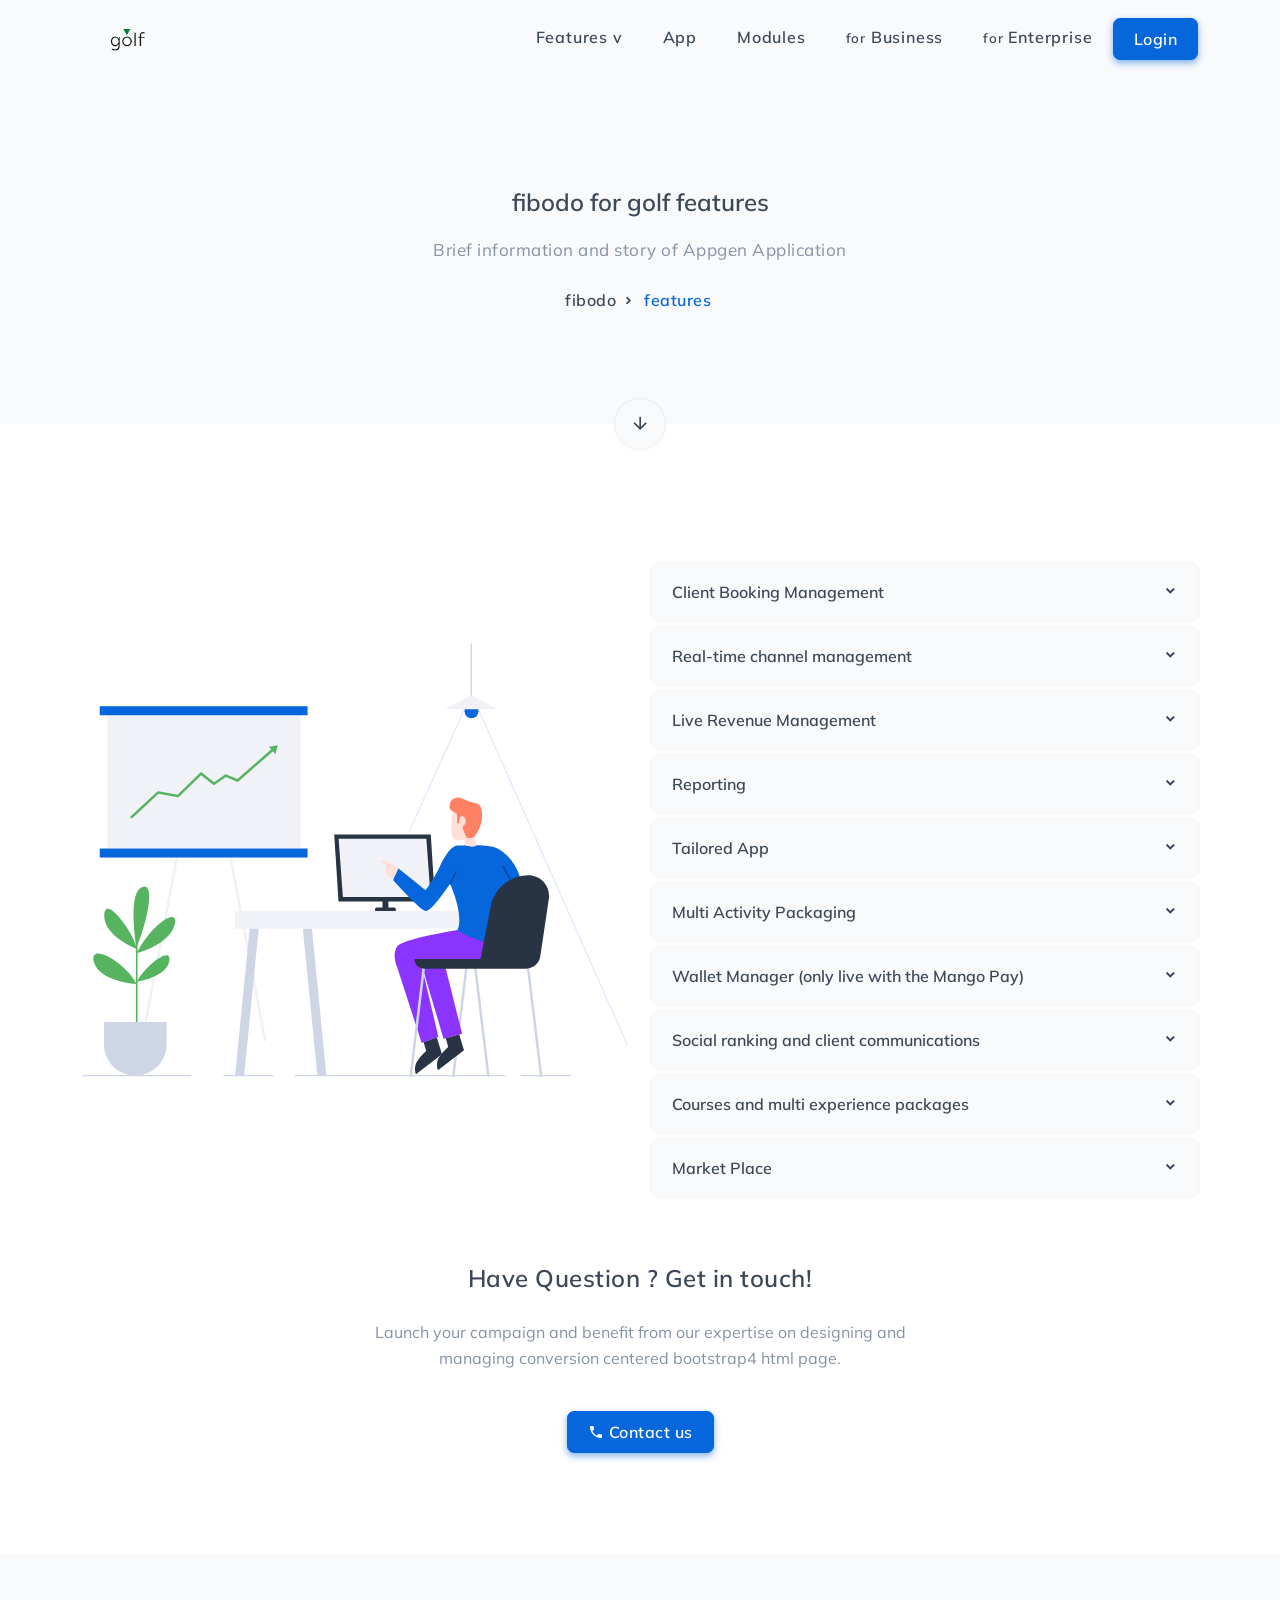
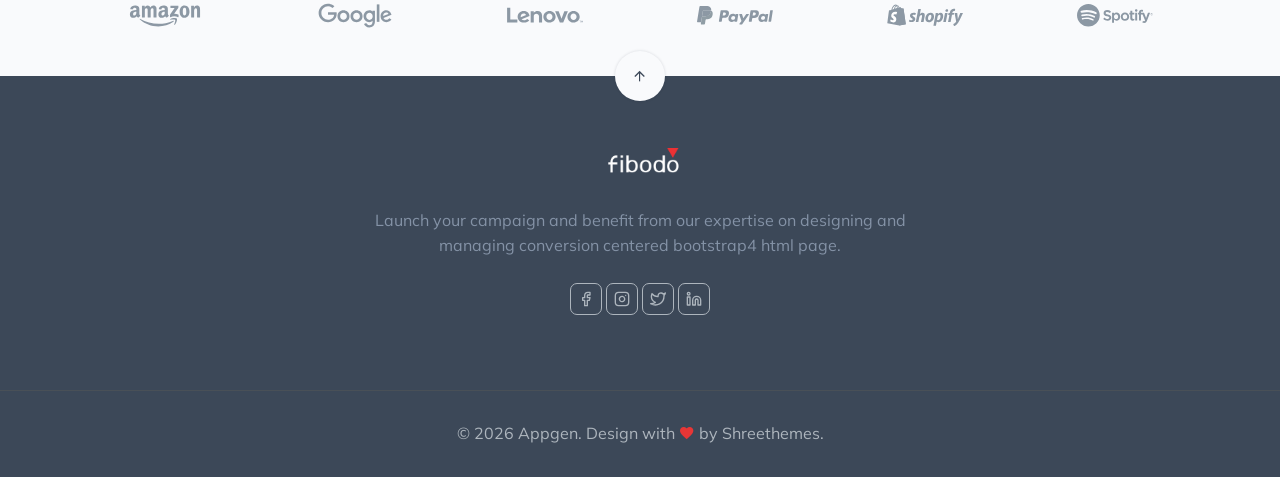
<file: golf-features.html>
<!DOCTYPE html>
<html lang="en">

<head>
    <meta charset="utf-8" />
    <title>golf | home</title>
    <meta name="viewport" content="width=device-width, initial-scale=1.0">
    <meta name="description" content="App and Saas Landing Template" />
    <meta name="keywords" content="Application, Clean, Saas, Dashboard, Bootstrap 5" />
    <meta content="Shreethemes" name="author" />
    <!-- favicon -->
    <link rel="shortcut icon" href="images/logo-icon-golf.ico">
    <!-- Bootstrap css -->
    <link href="css/bootstrap.min.css" rel="stylesheet" type="text/css" />
    <!-- Icons -->
    <link href="css/materialdesignicons.min.css" rel="stylesheet" type="text/css" />
    <!-- Slider -->
    <link rel="stylesheet" href="css/tiny-slider.css" />
    <!-- Main css File -->
    <link href="css/style.css" rel="stylesheet" type="text/css" />
</head>

<body>
    <!-- Loader Start -->
    <div id="preloader">
        <div id="status">
            <div class="logo">
                <img src="images/logo-dark-golf.png" height="25" class="d-block mx-auto" alt="">
            </div>
            <div class="sk-chase mt-4">
                <div class="sk-chase-dot"></div>
                <div class="sk-chase-dot"></div>
                <div class="sk-chase-dot"></div>
                <div class="sk-chase-dot"></div>
                <div class="sk-chase-dot"></div>
                <div class="sk-chase-dot"></div>
            </div>
        </div>
    </div>
    <!-- Loader End -->

    <!-- Navbar STart -->
    <header id="topnav" class="defaultscroll sticky">
        <div class="container">
            <!-- Logo container-->
            <div>
                <a class="logo" href="index.html">
                    <img src="images/logo-dark-golf.png" height="22" alt="">
                </a>
            </div>
            <div class="buy-button">
                <a href="javascript:void(0)" class="btn btn-primary">Login</a>
            </div>
            <!--end login button-->
            <!-- End Logo container-->
            <div class="menu-extras">
                <div class="menu-item">
                    <!-- Mobile menu toggle-->
                    <a class="navbar-toggle" id="isToggle" onclick="toggleMenu()">
                        <div class="lines">
                            <span></span>
                            <span></span>
                            <span></span>
                        </div>
                    </a>
                    <!-- End mobile menu toggle-->
                </div>
            </div>

            <div id="navigation">
                <!-- Navigation Menu-->
                <ul class="navigation-menu" id="navmenu-nav">
                    <!-- <li class="has-submenu">
                        <a href="#home">Home</a>
                    </li> -->

                    <!-- <li class="has-submenu parent-menu-item">
                        <a href="javascript:void(0)">Home</a><span class="menu-arrow"></span>
                        <ul class="submenu">
                            <li><a href="index.html" class="sub-menu-item">Golf</a></li>
                            <li><a href="index-two.html" class="sub-menu-item">Gyms</a></li>
                            <li><a href="index-three.html" class="sub-menu-item">Home Three</a></li>
                            <li><a href="index-four.html" class="sub-menu-item">Home Four</a></li>
                            <li><a href="index-five.html" class="sub-menu-item">Home Five</a></li>
                            <li><a href="index-six.html" class="sub-menu-item">Home Six</a></li>
                            <li><a href="index-onepage.html" class="sub-menu-item">One Page</a></li>
                        </ul>
                    </li> -->

                    <li class="has-submenu">
                        <a href="features.html">Features v</a>
                        <ul class="submenu">
                            <li><a href="#client" class="sub-menu-item">Client Booking Management</a></li>
                            <li><a href="#real" class="sub-menu-item">Real-time channel management</a></li>
                            <li><a href="#live" class="sub-menu-item">Live Revenue Management</a></li>
                            <li><a href="#report" class="sub-menu-item">Reporting</a></li>
                            <li><a href="#tailor" class="sub-menu-item">Tailored App </a></li>
                            <li><a href="#multi" class="sub-menu-item">Multi Activity Packaging</a></li>
                            <li><a href="#wallet" class="sub-menu-item">Wallet Manager (only live with the Mango
                                    Pay)</a></li>
                            <li><a href="#social" class="sub-menu-item">Social ranking and client communications </a>
                            </li>
                            <li><a href="#course" class="sub-menu-item">Courses and multi experience packages</a></li>
                            <li><a href="#market" class="sub-menu-item">Market Place</a></li>


                        </ul>
                    </li>
                    <li class="has-submenu">
                        <a href="#app">App</a>
                    </li>
                    <li class="has-submenu">
                        <a href="#modules">Modules</a>
                    </li>

                    <li><a href="index-small.html" class="sub-menu-item"><span class="for">for</span> Business</a></li>

                    <li><a href="index-ent.html" class="sub-menu-item"><span class="for">for</span> Enterprise</a></li>

                    <!-- <li class="has-submenu">
                            <a href="#pricing">Pricing</a>
                        </li> -->
                    <!-- <li class="has-submenu">
                            <a href="#review">Testimonial</a>
                        </li>
                        <li class="has-submenu">
                            <a href="#blogs">Blog & News</a>
                        </li>
                        <li class="has-submenu">
                            <a href="#contact">Contact</a>
                        </li> -->
                </ul>
                <!--end navigation menu-->
            </div>
            <!--end navigation-->
        </div>
        <!--end container-->
    </header>
    <!--end header-->
    <!-- Navbar End -->

    <!-- Hero Start -->
    <section class="bg-half bg-light d-table w-100">
        <div class="container">
            <div class="row justify-content-center">
                <div class="col-lg-12 text-center">
                    <div class="title-heading">
                        <h4>fibodo for golf features</h4>
                        <p class="text-muted para-desc mx-auto mt-3 mb-0">Brief information and story of Appgen
                            Application</p>
                        <nav aria-label="breadcrumb" class="d-inline-block mt-4">
                            <ul class="breadcrumb mb-0">
                                <li class="breadcrumb-item"><a href="index.html">fibodo</a></li>
                                <li class="breadcrumb-item active" aria-current="page">features</li>
                            </ul>
                        </nav>
                    </div>
                </div>
                <!--end col-->
                <div class="home-shape-arrow">
                    <a href="#faqs" class="scroll-down"><i
                            class="mdi mdi-arrow-down arrow-icon bg-light text-dark h5"></i></a>
                </div>
            </div>
            <!--end row-->
        </div>
        <!--end container-->
    </section>
    <!--end section-->
    <!-- Hero End -->

    <!-- About Start -->
    <section class="section" id="faqs">
        <div class="container">
            <div class="row align-items-center">
                <div class="col-lg-6 col-md-6 col-12">
                    <img src="images/svg/app-user-monochrome.svg" class="img-fluid" alt="">
                </div>
                <!--end col-->

                <div class="col-lg-6 col-md-6 col-12 mt-4 mt-sm-0 pt-2 pt-sm-0">
                    <div class="accordion mt-4 pt-2" id="buyingquestion">

                        <div class="accordion-item rounded shadow overflow-hidden mt-2">
                            <h2 class="accordion-header" id="headingTwo">
                                <button class="accordion-button border-0 bg-light collapsed" type="button"
                                    data-bs-toggle="collapse" data-bs-target="#collapseTwo" aria-expanded="false"
                                    aria-controls="collapseTwo">
                                    Client Booking Management
                                </button>
                            </h2>
                            <div id="collapseTwo" class="accordion-collapse border-0 collapse"
                                aria-labelledby="headingTwo" data-bs-parent="#buyingquestion">
                                <div class="accordion-body text-muted bg-white">
                                    The only fully integrated booking self-management in golf FIBODO empowers your
                                    clients to be able to book amend and manage their bookings when and where they want,
                                    within the booking terms you decide are applicable. No more frustrated telephone
                                    from anxious clients trying to amend their bookings, no more ambiguity for you or
                                    your team on how to manage booking amendments or cancellations and no more
                                    long-winded processing of manual cancellation refunds, as well as reducing the risk
                                    of theft within the business. FIBODO also provides walk-in booking functionality.
                                </div>
                            </div>
                        </div>

                        <div class="accordion-item rounded shadow overflow-hidden mt-2">
                            <h2 class="accordion-header" id="headingTwo">
                                <button class="accordion-button border-0 bg-light collapsed" type="button"
                                    data-bs-toggle="collapse" data-bs-target="#collapseTwo" aria-expanded="false"
                                    aria-controls="collapseTwo">
                                    Real-time channel management
                                </button>
                            </h2>
                            <div id="collapseTwo" class="accordion-collapse border-0 collapse"
                                aria-labelledby="headingTwo" data-bs-parent="#buyingquestion">
                                <div class="accordion-body text-muted bg-white">
                                    FIBODO instantly distributes all your inventory on line, offering your clients the
                                    opportunity to book your services in any combination you want them to, at a time
                                    convenient to them. FIBODO’s seamless sales promotion tools, allow you to target
                                    selected audiences with booking incentives using business defined promotion codes,
                                    whilst maximising revenues from those customers whose priority is time over price.
                                    Using your tailored FIBODO App means that you have the opportunity to build
                                    relationships with all you known clients, targeting them to drive your business.
                                </div>
                            </div>
                        </div>

                        <div class="accordion-item rounded shadow overflow-hidden mt-2">
                            <h2 class="accordion-header" id="headingThree">
                                <button class="accordion-button border-0 bg-light collapsed" type="button"
                                    data-bs-toggle="collapse" data-bs-target="#collapseThree" aria-expanded="false"
                                    aria-controls="collapseThree">
                                    Live Revenue Management
                                </button>
                            </h2>
                            <div id="collapseThree" class="accordion-collapse border-0 collapse"
                                aria-labelledby="headingThree" data-bs-parent="#buyingquestion">
                                <div class="accordion-body text-muted bg-white">
                                    Feature under development
                                    <br>
                                    FIBODO revenue management provides businesses with the opportunity to define their
                                    pricing strategy based on product profitability, automatically adjusting product
                                    availability based on business demand. This means that you can be sure you are
                                    always selling your products at the optimal price and in accordance with your
                                    strategic objectives, whether you are in the business or on holidays half way around
                                    the globe.
                                </div>
                            </div>
                        </div>

                        <div class="accordion-item rounded shadow overflow-hidden mt-2">
                            <h2 class="accordion-header" id="headingFour">
                                <button class="accordion-button border-0 bg-light collapsed" type="button"
                                    data-bs-toggle="collapse" data-bs-target="#collapseFour" aria-expanded="false"
                                    aria-controls="collapseFour">
                                    Reporting
                                </button>
                            </h2>
                            <div id="collapseFour" class="accordion-collapse border-0 collapse"
                                aria-labelledby="headingFour" data-bs-parent="#buyingquestion">
                                <div class="accordion-body text-muted bg-white">
                                    There are many variations of passages of Lorem Ipsum available, but the majority
                                    have suffered alteration in some form.
                                </div>
                            </div>
                        </div>


                        <div class="accordion-item rounded shadow overflow-hidden mt-2">
                            <h2 class="accordion-header" id="headingTwo">
                                <button class="accordion-button border-0 bg-light collapsed" type="button"
                                    data-bs-toggle="collapse" data-bs-target="#collapseTwo" aria-expanded="false"
                                    aria-controls="collapseTwo">
                                    Tailored App
                                </button>
                            </h2>
                            <div id="collapseTwo" class="accordion-collapse border-0 collapse"
                                aria-labelledby="headingTwo" data-bs-parent="#buyingquestion">
                                <div class="accordion-body text-muted bg-white">
                                    FIBODO provides application platforms for both IOS and Android that seamlessly
                                    integrate into your client management system, allowing you to create your own full
                                    integrated client ecosystem. The functionality of the App makes your clients booking
                                    journey easier, improves their engagement with your services and experiences (live
                                    content and direct in App messaging) and always ensures you are with them at all
                                    times, as their preferred partner and service provider.
                                </div>
                            </div>
                        </div>

                        <div class="accordion-item rounded shadow overflow-hidden mt-2">
                            <h2 class="accordion-header" id="headingThree">
                                <button class="accordion-button border-0 bg-light collapsed" type="button"
                                    data-bs-toggle="collapse" data-bs-target="#collapseThree" aria-expanded="false"
                                    aria-controls="collapseThree">
                                    Multi Activity Packaging
                                </button>
                            </h2>
                            <div id="collapseThree" class="accordion-collapse border-0 collapse"
                                aria-labelledby="headingThree" data-bs-parent="#buyingquestion">
                                <div class="accordion-body text-muted bg-white">
                                    FIBODO is designed to allow customers to build their own activity planners. Once you
                                    make your inventory, courses or equipment available to purchase, your customers can
                                    build their own tailored packages. You can also develop your own product packaging,
                                    with full real time equipment inventory and facility control, making sure that
                                    shared facilities are not double booked and that you have the necessary equipment
                                    and space available to perform the activity booked.
                                </div>
                            </div>
                        </div>

                        <div class="accordion-item rounded shadow overflow-hidden mt-2">
                            <h2 class="accordion-header" id="headingFour">
                                <button class="accordion-button border-0 bg-light collapsed" type="button"
                                    data-bs-toggle="collapse" data-bs-target="#collapseFour" aria-expanded="false"
                                    aria-controls="collapseFour">
                                    Wallet Manager (only live with the Mango Pay)
                                </button>
                            </h2>
                            <div id="collapseFour" class="accordion-collapse border-0 collapse"
                                aria-labelledby="headingFour" data-bs-parent="#buyingquestion">
                                <div class="accordion-body text-muted bg-white">
                                    FIBODO wallet manager offers you complete control over your finances and for those
                                    operating with contractors, such as golf professionals, complete control over how
                                    your contractors are paid. This includes dealing with the processing so that your
                                    professionals are not unnecessarily subject to VAT just because they are working
                                    within your academy structure. You automatically paid for services delivered and
                                    there is no need for burdensome administration to ensure your accounts are in order.
                                    The wallet systems means that in the event a coach moves on the wallet set up, means
                                    undelivered activities can be assigned to a new coach with all the funds in place to
                                    support their delivery.
                                </div>
                            </div>
                        </div>

                        <div class="accordion-item rounded shadow overflow-hidden mt-2">
                            <h2 class="accordion-header" id="headingFour">
                                <button class="accordion-button border-0 bg-light collapsed" type="button"
                                    data-bs-toggle="collapse" data-bs-target="#collapseFour" aria-expanded="false"
                                    aria-controls="collapseFour">
                                    Social ranking and client communications
                                </button>
                            </h2>
                            <div id="collapseFour" class="accordion-collapse border-0 collapse"
                                aria-labelledby="headingFour" data-bs-parent="#buyingquestion">
                                <div class="accordion-body text-muted bg-white">
                                    Your FIBIODO system is automatically integrated into TRUSTPILOT, one of the
                                    most-recognised review platforms on the web, providing you with immediate direct
                                    feedback from real paying consumers and boosting your businesses web ranking in the
                                    process. All users customers can be set to receive post experience review requests,
                                    which can also trigger payment processing, which reduces the risk of unresolved
                                    service issues and resultant chargebacks, protecting your income.
                                </div>
                            </div>
                        </div>

                        <div class="accordion-item rounded shadow overflow-hidden mt-2">
                            <h2 class="accordion-header" id="headingFour">
                                <button class="accordion-button border-0 bg-light collapsed" type="button"
                                    data-bs-toggle="collapse" data-bs-target="#collapseFour" aria-expanded="false"
                                    aria-controls="collapseFour">
                                    Courses and multi experience packages
                                </button>
                            </h2>
                            <div id="collapseFour" class="accordion-collapse border-0 collapse"
                                aria-labelledby="headingFour" data-bs-parent="#buyingquestion">
                                <div class="accordion-body text-muted bg-white">
                                    FIBODO is designed to manage course sales, programming and administration. You
                                    simply set up your course or group of events on your FIBODO platform, with either a
                                    pre-defined schedule, or allow your clients freedom to book sessions as they go and
                                    the system does the rest. Your clients will receive automatic notifications in
                                    advance of their sessions, reducing no-shows and allowing them to amend their
                                    attendance within the terms and conditions you have agreed. The system will
                                    recognise the sessions booked on your clients’ accounts, reducing your liability and
                                    ensuring they are informed, avoiding unnecessary administration, or indeed disputes
                                    arising out of communication breakdowns. FIBODO will also prompt you if your clients
                                    have not responded to engagement emails, ensuring you can take targeted action to
                                    re-engage them. Finally the FIBODO wallet system ensures you get paid without the
                                    need to chase clients, issue invoices and receipts, making accounting and
                                    administration simple and easy.
                                </div>
                            </div>
                        </div>

                        <div class="accordion-item rounded shadow overflow-hidden mt-2">
                            <h2 class="accordion-header" id="headingFour">
                                <button class="accordion-button border-0 bg-light collapsed" type="button"
                                    data-bs-toggle="collapse" data-bs-target="#collapseFour" aria-expanded="false"
                                    aria-controls="collapseFour">
                                    Market Place
                                </button>
                            </h2>
                            <div id="collapseFour" class="accordion-collapse border-0 collapse"
                                aria-labelledby="headingFour" data-bs-parent="#buyingquestion">
                                <div class="accordion-body text-muted bg-white">
                                    The unique FIBODO design allows the creation of Enterprise and Industry
                                    marketplaces, allowing you to present all your activities at multiple locations to
                                    your client-base, or to share your inventory across any selected market-place.
                                    FIBODO have recently developed the UK golf player App a new market place for golf,
                                    supported by the major UK industry stakeholders and governing bodies, that provides
                                    an alternative distribution channel for golf courses, academies and ranges with much
                                    lower transaction costs than the traditional tee sheet resellers that have been so
                                    destructive within the industry over the past ten years.
                                </div>
                            </div>
                        </div>
                    </div>
                </div>
                <!--end col-->
            </div>
            <!--end row-->

            <div class="row mt-md-5 pt-md-3 mt-4 pt-2 justify-content-center">
                <div class="col-12 text-center">
                    <div class="section-title">
                        <h4 class="title mb-4">Have Question ? Get in touch!</h4>
                        <p class="text-muted para-desc mx-auto">Launch your campaign and benefit from our expertise on
                            designing and managing conversion centered bootstrap4 html page.</p>
                        <a href="contact.html" class="btn btn-primary mt-4 scroll-down"><i class="mdi mdi-phone"></i>
                            Contact us</a>
                    </div>
                </div>
                <!--end col-->
            </div>
            <!--end row-->
        </div>
        <!--end container-->
    </section>
    <!--end section-->
    <!-- About End -->

    <!-- Client Start -->
    <section class="py-4 bg-light">
        <div class="container">
            <div class="row justify-content-center">
                <div class="col-lg-2 col-md-2 col-6 text-center py-4">
                    <img src="images/client/amazon.svg" class="avatar avatar-ex-sm" alt="">
                </div>
                <!--end col-->

                <div class="col-lg-2 col-md-2 col-6 text-center py-4">
                    <img src="images/client/google.svg" class="avatar avatar-ex-sm" alt="">
                </div>
                <!--end col-->

                <div class="col-lg-2 col-md-2 col-6 text-center py-4">
                    <img src="images/client/lenovo.svg" class="avatar avatar-ex-sm" alt="">
                </div>
                <!--end col-->

                <div class="col-lg-2 col-md-2 col-6 text-center py-4">
                    <img src="images/client/paypal.svg" class="avatar avatar-ex-sm" alt="">
                </div>
                <!--end col-->

                <div class="col-lg-2 col-md-2 col-6 text-center py-4">
                    <img src="images/client/shopify.svg" class="avatar avatar-ex-sm" alt="">
                </div>
                <!--end col-->

                <div class="col-lg-2 col-md-2 col-6 text-center py-4">
                    <img src="images/client/spotify.svg" class="avatar avatar-ex-sm" alt="">
                </div>
                <!--end col-->
            </div>
            <!--end row-->
        </div>
        <!--end container-->
    </section>
    <!--end section-->
    <!-- Client End -->

    <!-- Footer Start -->
    <footer class="bg-dark py-5">
        <div class="container">
            <div class="row justify-content-center">
                <div class="col-lg-7 mb-3">
                    <div class="text-center">
                        <a class="logo logo-footer" href="#">
                            <img src="images/logo-light.png" height="25" alt="">
                        </a>
                        <p class="text-muted para-desc mx-auto mt-3">Launch your campaign and benefit from our expertise
                            on designing and managing conversion centered bootstrap4 html page.</p>
                        <ul class="list-unstyled social-icon social mb-0 mt-4">
                            <li class="list-inline-item"><a href="javascript:void(0)" class="rounded"><i
                                        data-feather="facebook" class="fea icon-sm fea-social"></i></a></li>
                            <li class="list-inline-item"><a href="javascript:void(0)" class="rounded"><i
                                        data-feather="instagram" class="fea icon-sm fea-social"></i></a></li>
                            <li class="list-inline-item"><a href="javascript:void(0)" class="rounded"><i
                                        data-feather="twitter" class="fea icon-sm fea-social"></i></a></li>
                            <li class="list-inline-item"><a href="javascript:void(0)" class="rounded"><i
                                        data-feather="linkedin" class="fea icon-sm fea-social"></i></a></li>
                        </ul>
                        <!--end icon-->
                    </div>
                </div>
                <!--end col-->
            </div>
            <!--end row-->
        </div>
        <!--end container-->
        <!-- Back to top -->
        <a href="#" class="back-to-top" id="back-to-top" title="Top">
            <i class="mdi mdi-arrow-up icons bg-light text-dark"> </i>
        </a>
        <!-- Back to top -->
    </footer>
    <!--end footer-->
    <footer class="footer-bar bg-dark">
        <div class="container">
            <div class="row justify-content-center">
                <div class="col-12 text-center">
                    <p class="mb-0 footer-text para-desc mx-auto">©
                        <script>document.write(new Date().getFullYear())</script> <span
                            class="text-reset">Appgen</span>. Design with <i class="mdi mdi-heart text-danger"></i> by
                        <a href="http://shreethemes.in" target="_blank" class="text-reset">Shreethemes</a>.
                    </p>
                </div>
                <!--end col-->
            </div>
            <!--end row-->
        </div>
        <!--end container-->
    </footer>
    <!--end footer-->
    <!-- Footer End -->

    <!-- javascript -->
    <script src="js/bootstrap.bundle.min.js"></script>
    <!-- Icon -->
    <script src="js/feather.min.js"></script>
    <script src="https://unicons.iconscout.com/release/v3.0.6/script/monochrome/bundle.js" />
    </script>
    <!-- Contact -->
    <script src="js/contact.js"></script>
    <!-- Main Js -->
    <script src="js/app.js"></script>
</body>

</html>
</file>
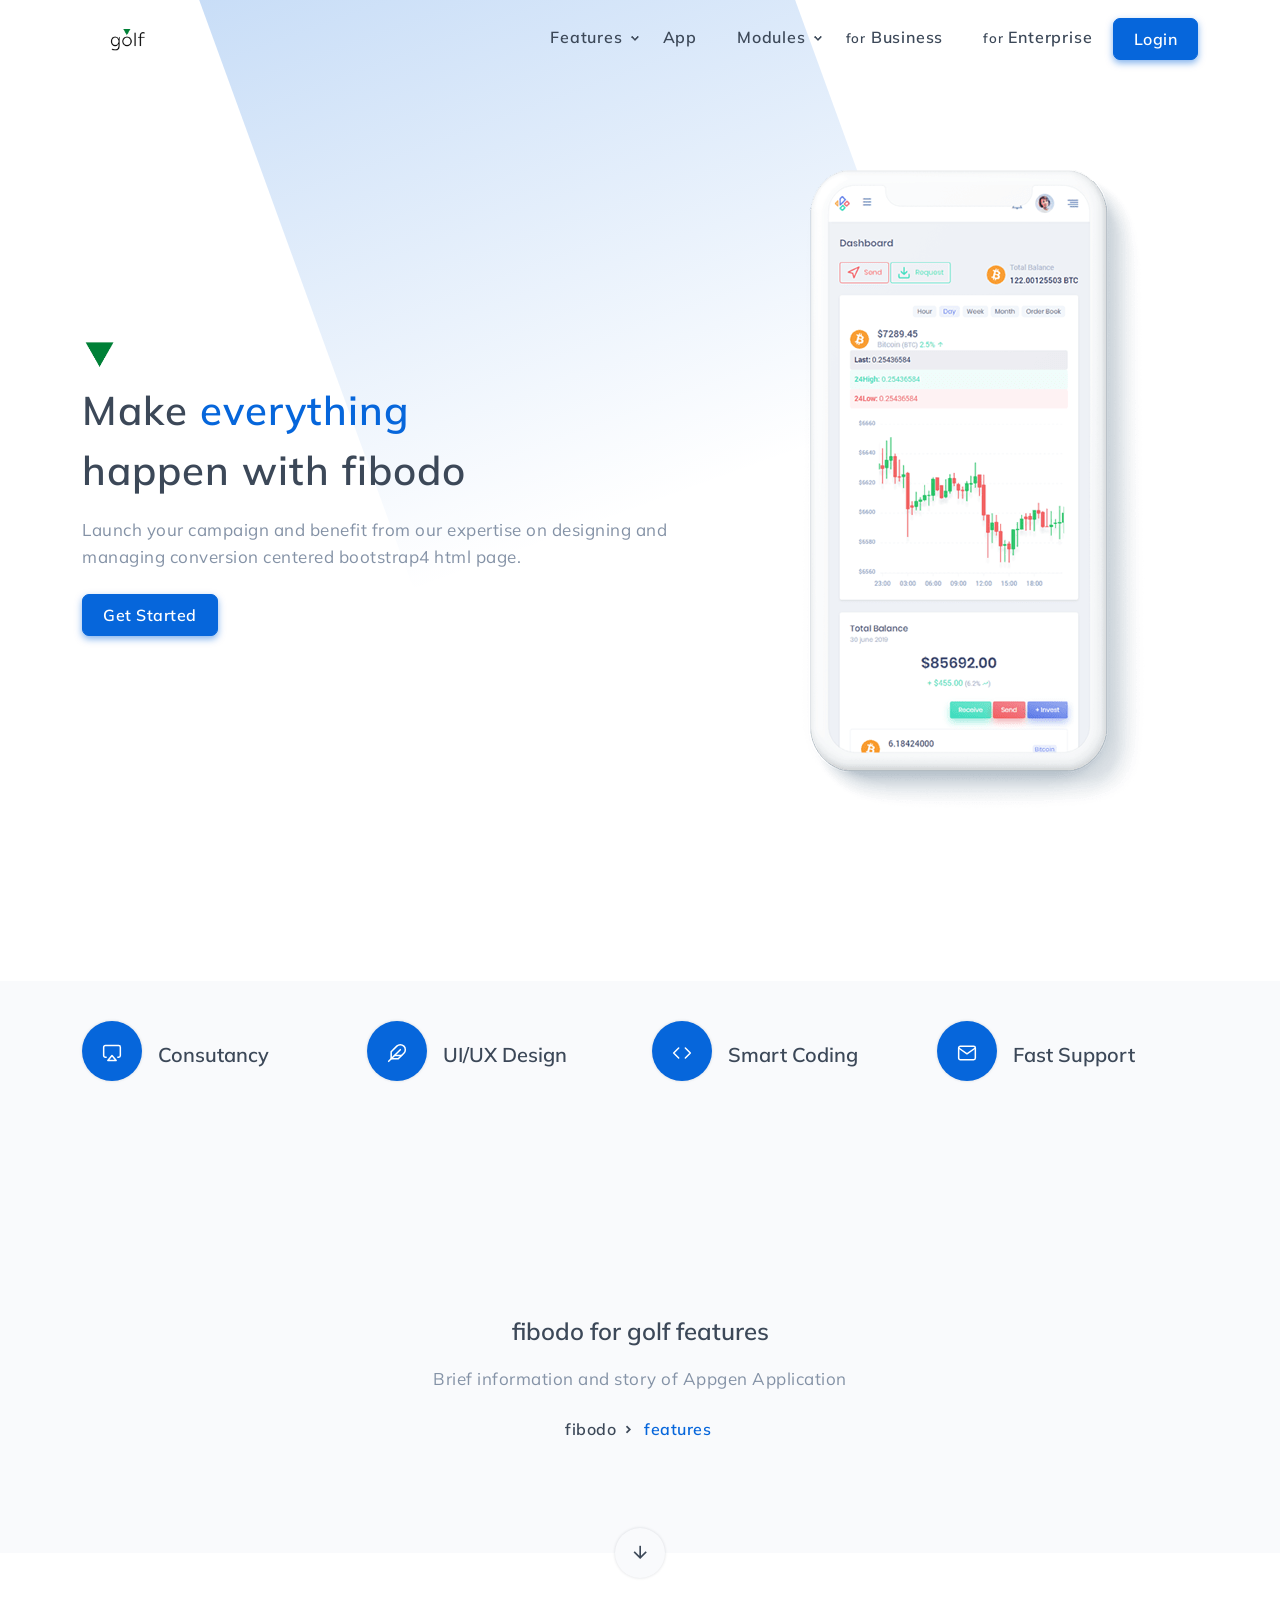
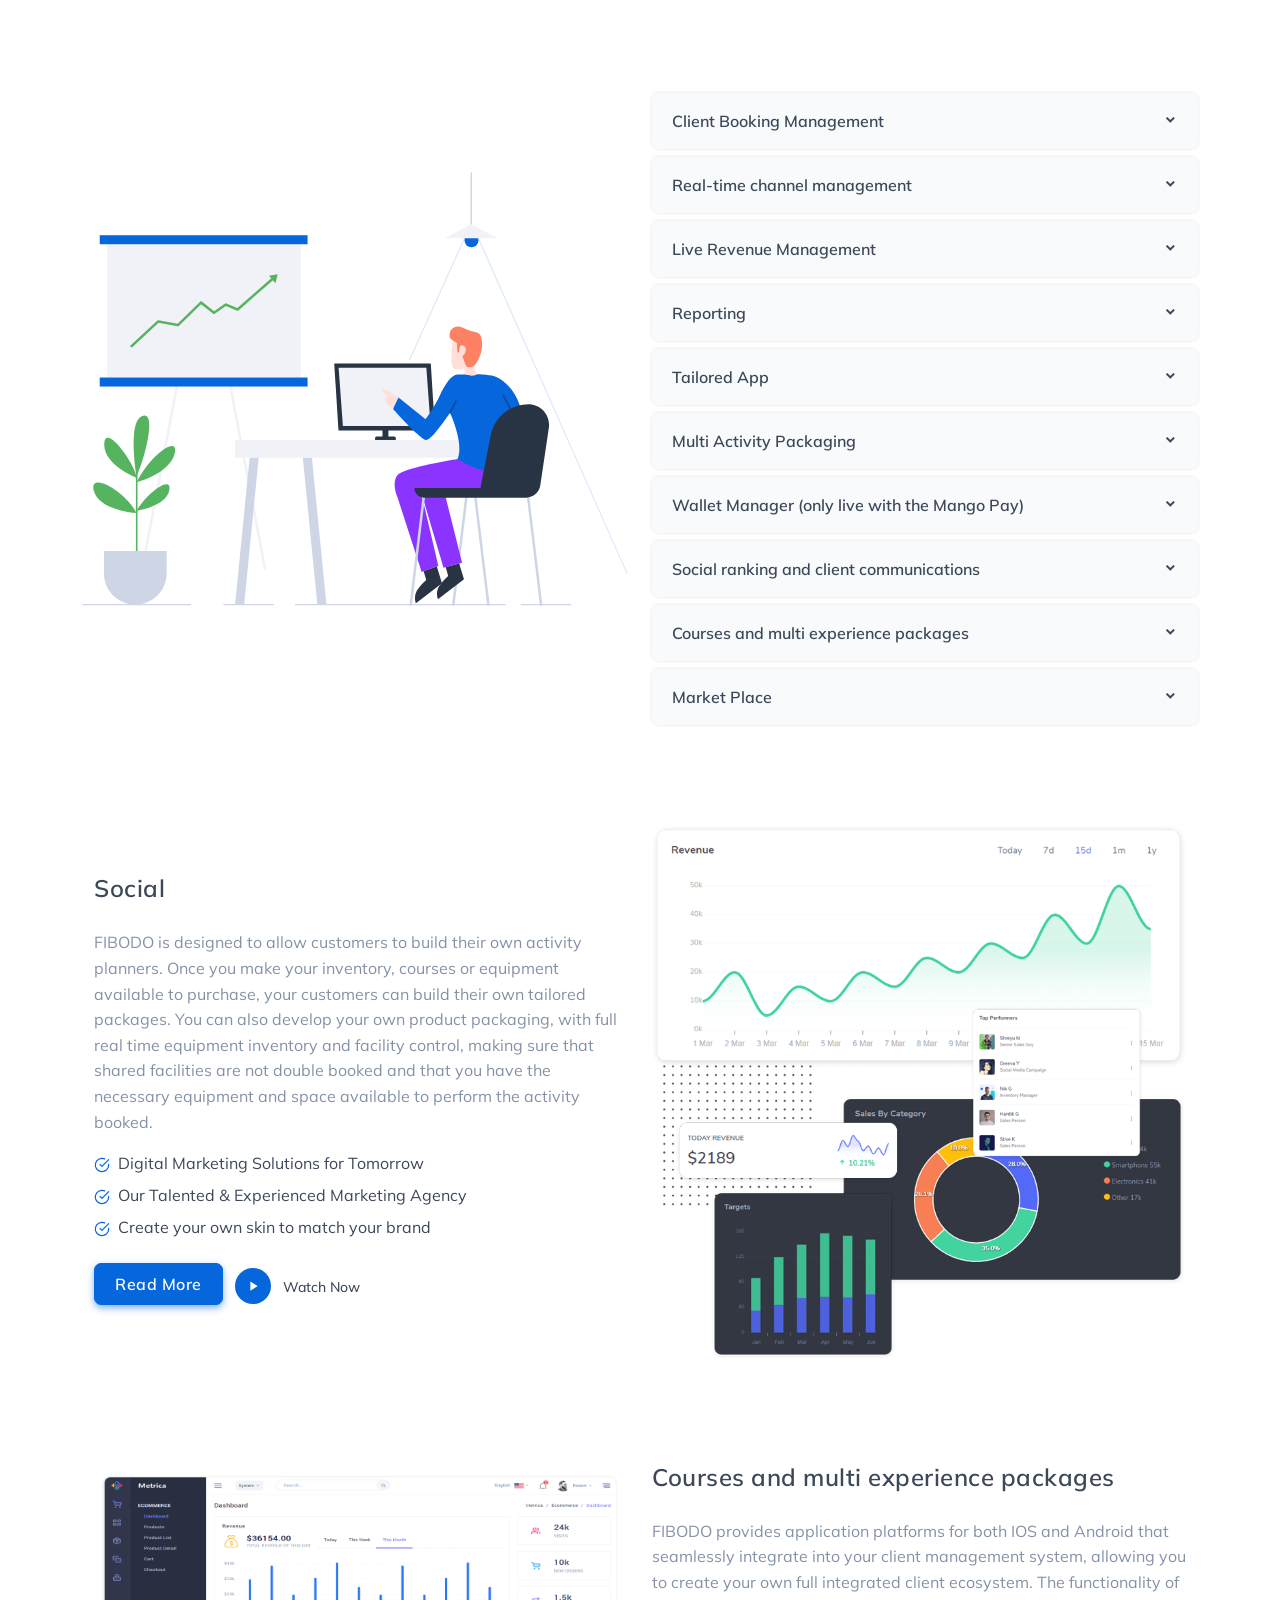
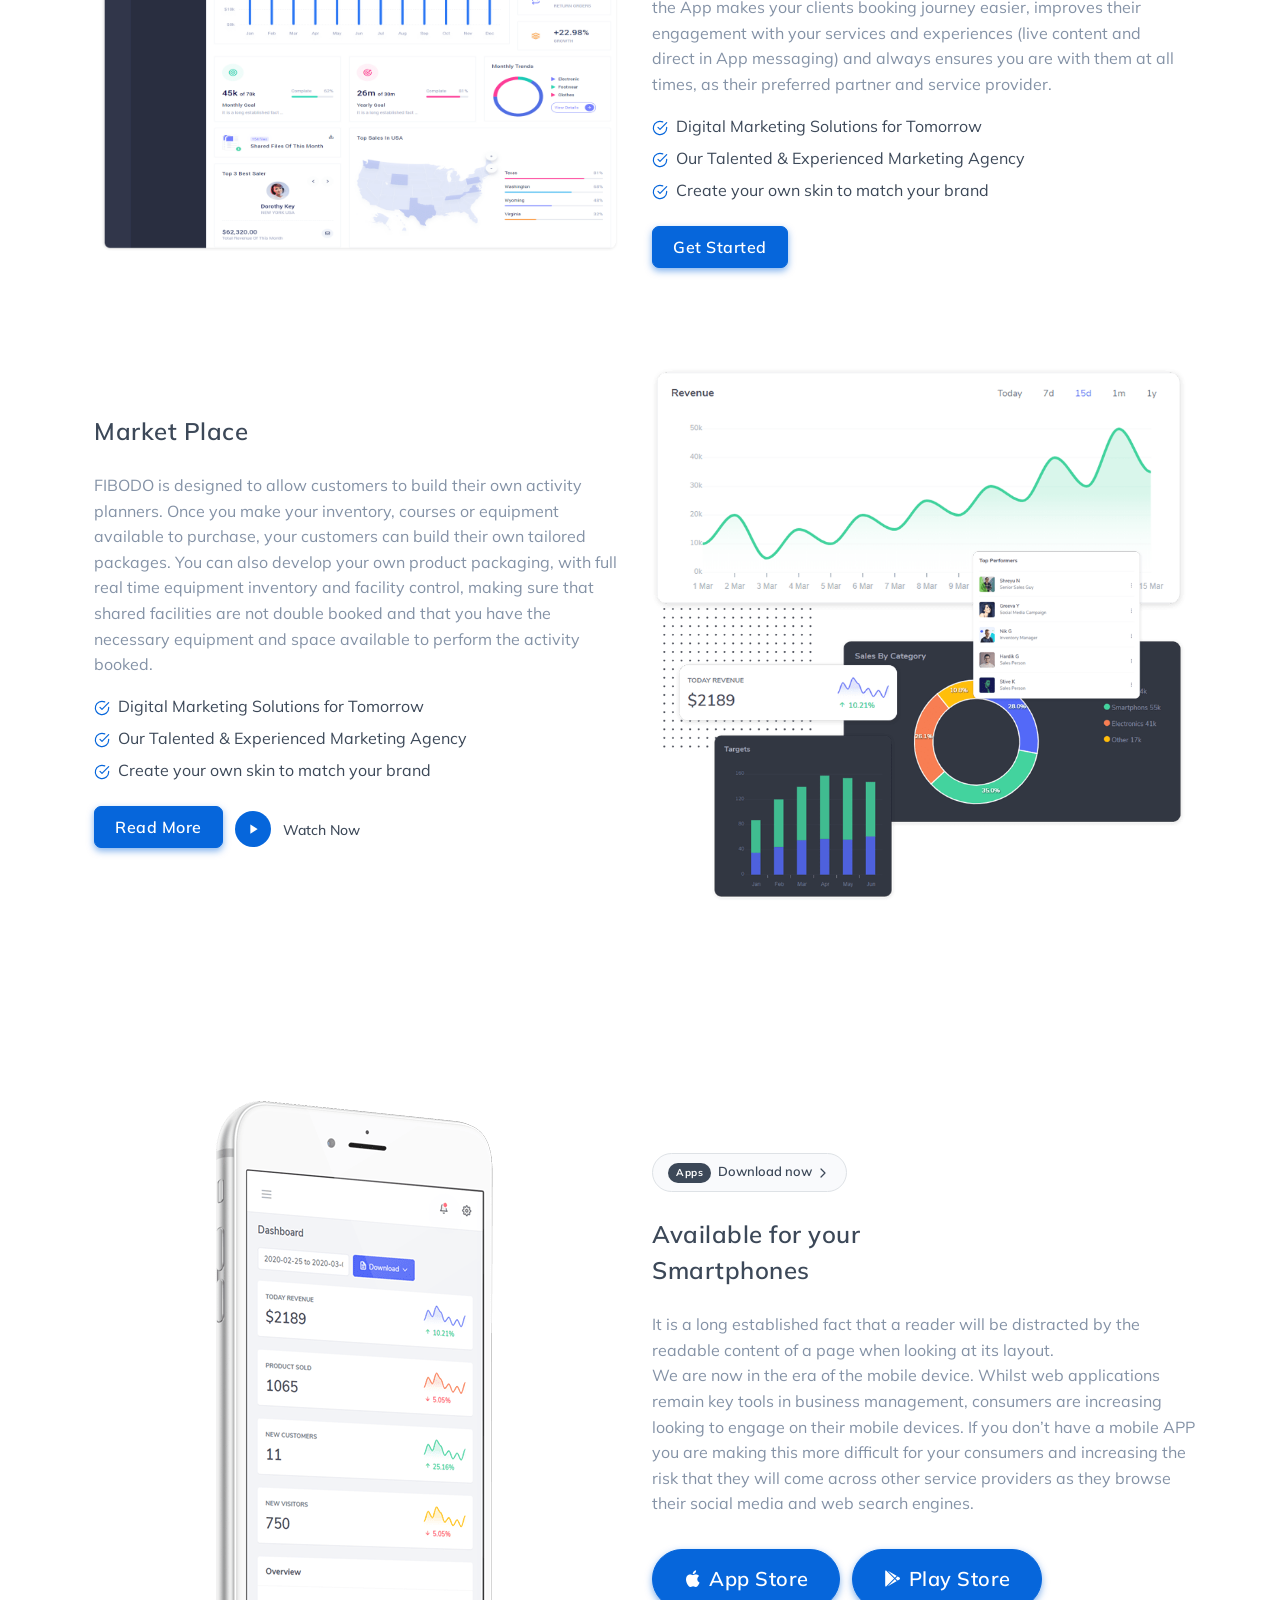
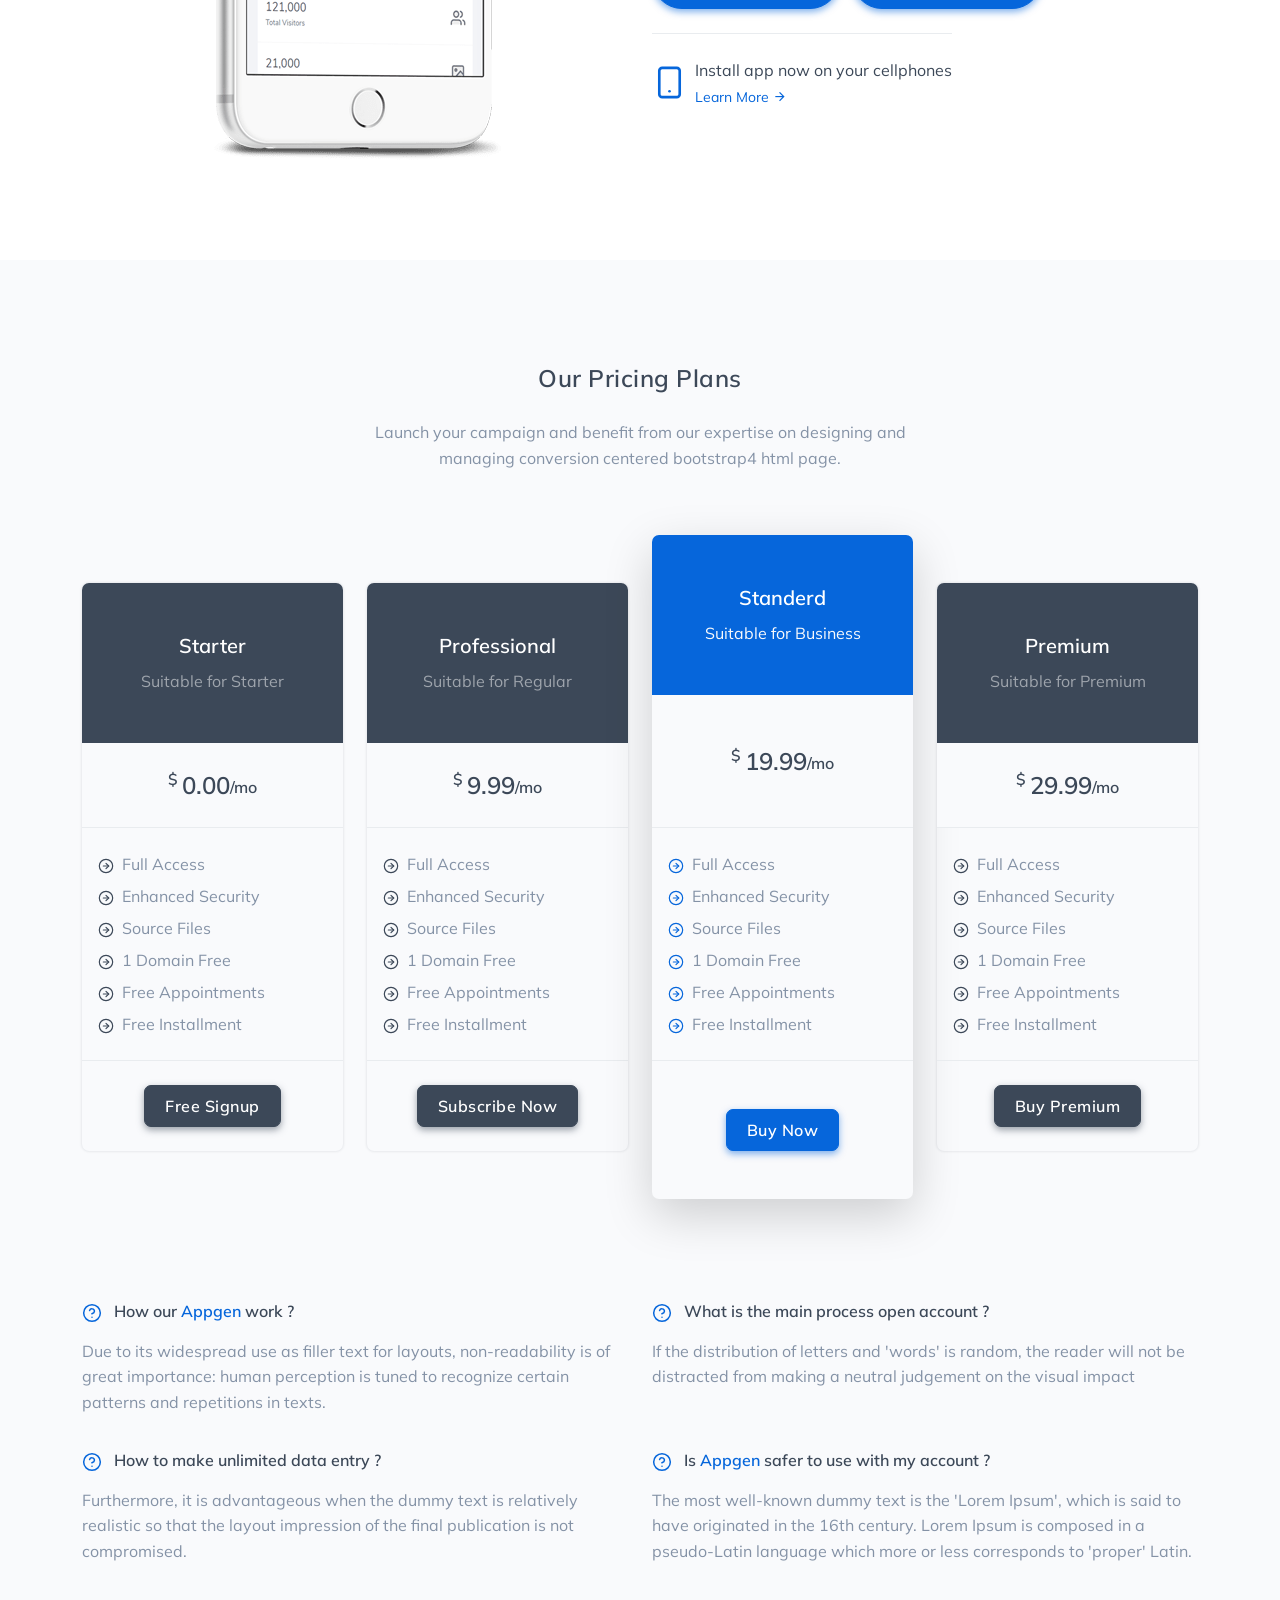
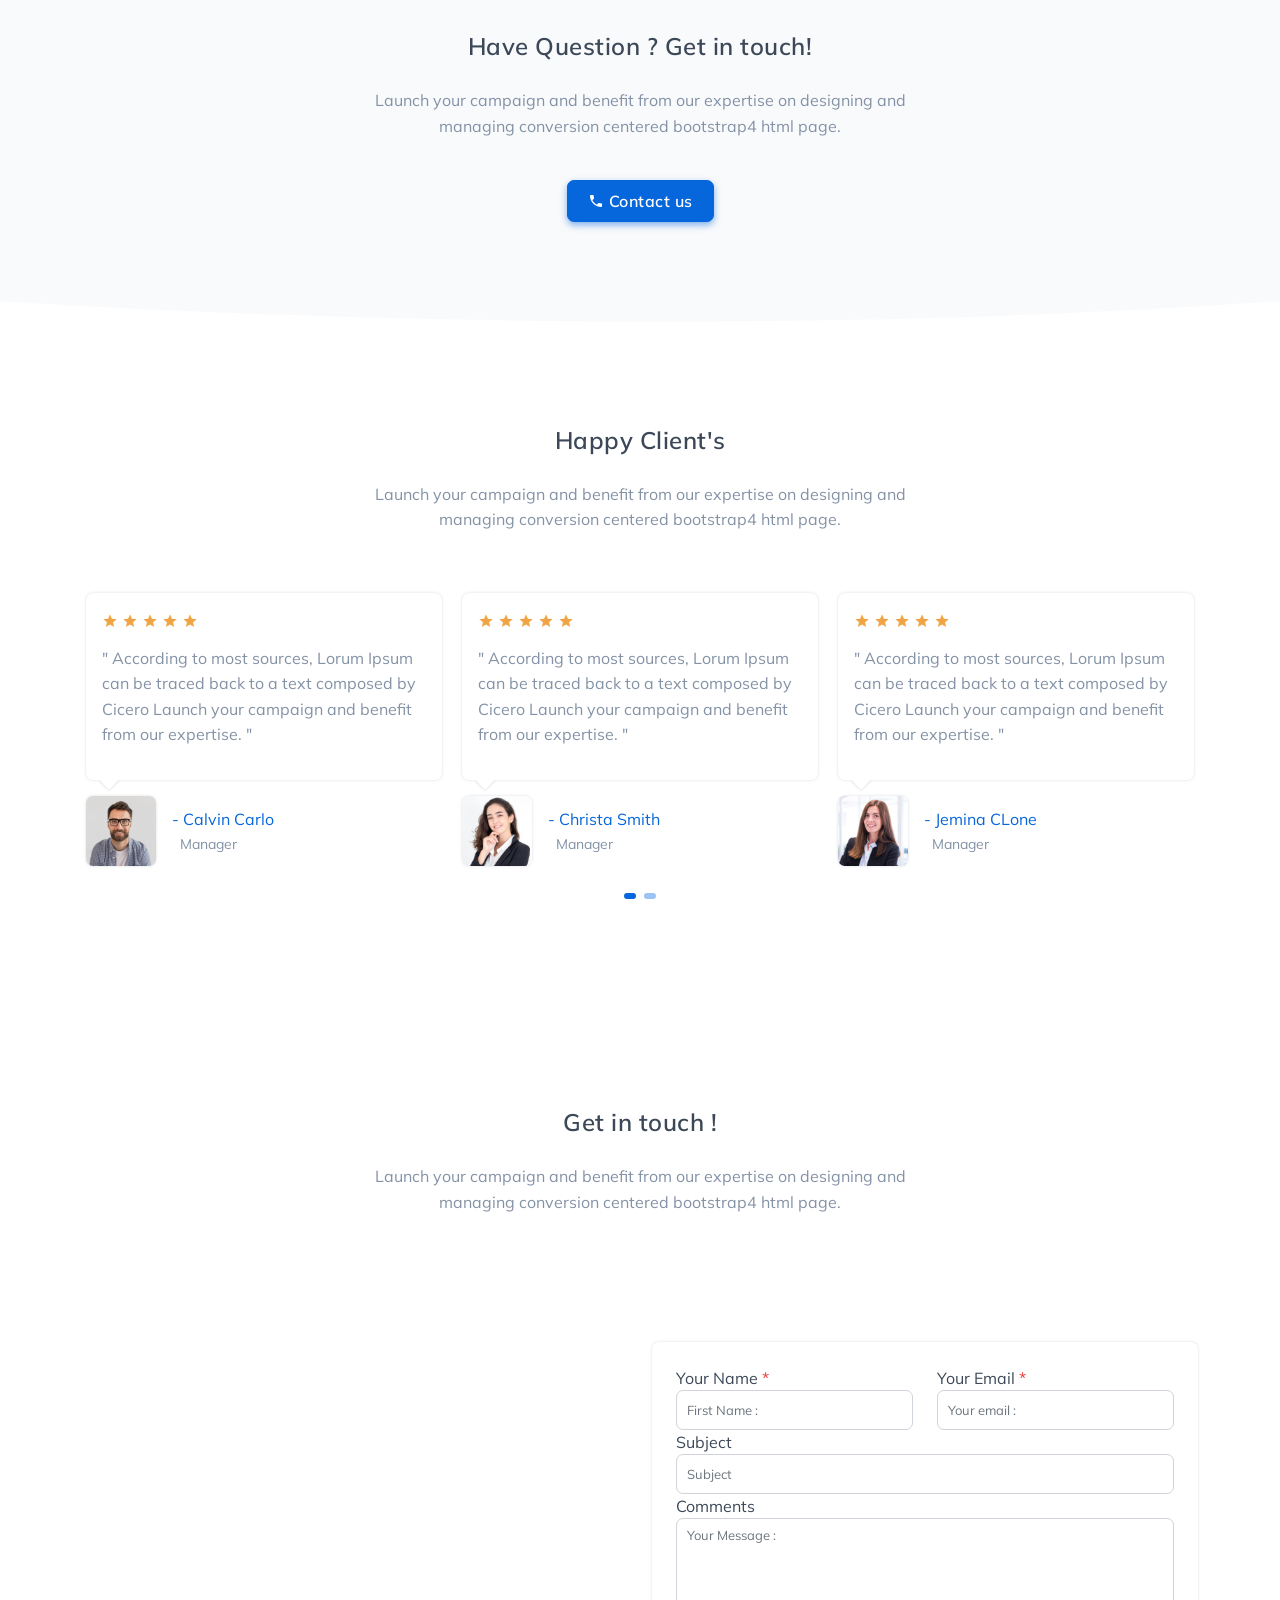
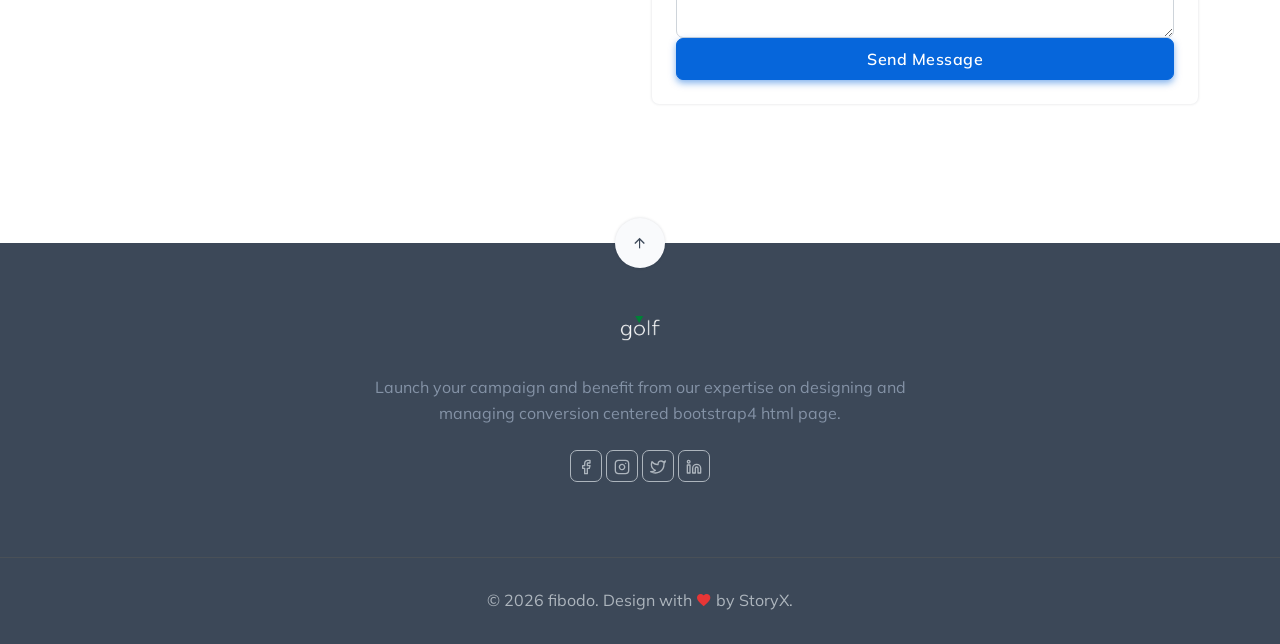
<file: golf.html>
<!DOCTYPE html>
<html lang="en">

<head>
    <meta charset="utf-8" />
    <title>golf | home</title>
    <meta name="viewport" content="width=device-width, initial-scale=1.0">
    <meta name="description" content="App and Saas Landing Template" />
    <meta name="keywords" content="Application, Clean, Saas, Dashboard, Bootstrap 5" />
    <meta content="Shreethemes" name="author" />
    <!-- favicon -->
    <link rel="shortcut icon" href="images/logo-icon-golf.ico">
    <!-- Bootstrap css -->
    <link href="css/bootstrap.min.css" rel="stylesheet" type="text/css" />
    <!-- Icons -->
    <link href="css/materialdesignicons.min.css" rel="stylesheet" type="text/css" />
    <!-- Slider -->
    <link rel="stylesheet" href="css/tiny-slider.css" />
    <!-- Main css File -->
    <link href="css/style.css" rel="stylesheet" type="text/css" />
</head>

<body>
    <!-- Loader Start -->
    <div id="preloader">
        <div id="status">
            <div class="logo">
                <img src="images/logo-dark-golf.png" height="25" class="d-block mx-auto" alt="">
            </div>
            <div class="sk-chase mt-4">
                <div class="sk-chase-dot"></div>
                <div class="sk-chase-dot"></div>
                <div class="sk-chase-dot"></div>
                <div class="sk-chase-dot"></div>
                <div class="sk-chase-dot"></div>
                <div class="sk-chase-dot"></div>
            </div>
        </div>
    </div>
    <!-- Loader End -->

    <!-- Navbar STart -->
    <header id="topnav" class="defaultscroll sticky">
        <div class="container">
            <!-- Logo container-->
            <div>
                <a class="logo" href="golf.html">
                    <img src="images/logo-dark-golf.png" height="22" alt="">
                </a>
            </div>
            <div class="buy-button">
                <a href="javascript:void(0)" class="btn btn-primary">Login</a>
            </div>
            
            <!--end login button-->
            <!-- End Logo container-->
            <div class="menu-extras">
                <div class="menu-item">
                    <!-- Mobile menu toggle-->
                    <a class="navbar-toggle" id="isToggle" onclick="toggleMenu()">
                        <div class="lines">
                            <span></span>
                            <span></span>
                            <span></span>
                        </div>
                    </a>
                    <!-- End mobile menu toggle-->
                </div>
            </div>

            <div id="navigation">
                <!-- Navigation Menu-->
                <ul class="navigation-menu" id="navmenu-nav">
                    <!-- <li class="has-submenu">
                        <a href="#home">Home</a>
                    </li> -->

                    <!-- <li class="has-submenu parent-menu-item">
                        <a href="javascript:void(0)">Home</a><span class="menu-arrow"></span>
                        <ul class="submenu">
                            <li><a href="index.html" class="sub-menu-item">Golf</a></li>
                            <li><a href="index-two.html" class="sub-menu-item">Gyms</a></li>
                            <li><a href="index-three.html" class="sub-menu-item">Home Three</a></li>
                            <li><a href="index-four.html" class="sub-menu-item">Home Four</a></li>
                            <li><a href="index-five.html" class="sub-menu-item">Home Five</a></li>
                            <li><a href="index-six.html" class="sub-menu-item">Home Six</a></li>
                            <li><a href="index-onepage.html" class="sub-menu-item">One Page</a></li>
                        </ul>
                    </li> -->

                    <li class="has-submenu">
                        <a href="#features">Features</a><span class="menu-arrow"></span>
                        <ul class="submenu">
                            <li><a href="#client" class="sub-menu-item">Client Booking Management</a></li>
                            <li><a href="#real" class="sub-menu-item">Real-time channel management</a></li>
                            <li><a href="#live" class="sub-menu-item">Live Revenue Management</a></li>
                            <li><a href="#report" class="sub-menu-item">Reporting</a></li>
                            <li><a href="#tailor" class="sub-menu-item">Tailored App </a></li>
                            <li><a href="#multi" class="sub-menu-item">Multi Activity Packaging</a></li>
                            <li><a href="#wallet" class="sub-menu-item">Wallet Manager (only live with the Mango
                                    Pay)</a></li>
                            <li><a href="#social" class="sub-menu-item">Social ranking and client communications </a>
                            </li>
                            <li><a href="#course" class="sub-menu-item">Courses and multi experience packages</a></li>
                            <li><a href="#market" class="sub-menu-item">Market Place</a></li>


                        </ul>
                    </li>
                    <li class="has-submenu">
                        <a href="#app">App</a>
                        
                    </li>
                    <li class="has-submenu">
                        <a href="services.html">Modules</a><span class="menu-arrow"></span>
                        <ul class="submenu">
                            <li><a href="#client" class="sub-menu-item">Coach Module</a></li>
                            <li><a href="#real" class="sub-menu-item">Academy Module</a></li>
                            <li><a href="#live" class="sub-menu-item">Tee Sheet Module</a></li>
                            <li><a href="#report" class="sub-menu-item">Adventure Golf Module</a></li>
                            <li><a href="#tailor" class="sub-menu-item">Driving Range Module </a></li>
                            <li><a href="#multi" class="sub-menu-item">Buggy Module</a></li>
                            <li><a href="#wallet" class="sub-menu-item">Retail & F&B (for Enterprise clients only)</a></li>
                            <li><a href="#social" class="sub-menu-item">Membership Module (for Enterprise clients only) </a>
                            </li>
                       


                        </ul>
                    </li>

                    <li><a href="golf-business.html" class="sub-menu-item"><span class="for">for</span> Business</a></li>

                    <li><a href="golf-ent.html" class="sub-menu-item"><span class="for">for</span> Enterprise</a></li>

                    <!-- <li class="has-submenu">
                            <a href="#pricing">Pricing</a>
                        </li> -->
                    <!-- <li class="has-submenu">
                            <a href="#review">Testimonial</a>
                        </li>
                        <li class="has-submenu">
                            <a href="#blogs">Blog & News</a>
                        </li>
                        <li class="has-submenu">
                            <a href="#contact">Contact</a>
                        </li> -->
                </ul>
                <!--end navigation menu-->
            </div>
            <!--end navigation-->
        </div>
        <!--end container-->
    </header>
    <!--end header-->
    <!-- Navbar End -->

    <!-- Hero Start -->
    <section class="bg-half-170 app-home-wrapper d-table w-100 overflow-hidden" id="home">
        <div class="container">
            <div class="row align-items-center">
                <div class="col-lg-7 col-md-6">
                    <div class="title-heading">
                        <img src="images/logo-icon-golf.ico" height="35" alt="">
                        <h1 class="heading mb-3 mt-2">Make <span class="text-primary">everything</span> <br> happen with
                            fibodo</h1>
                        <p class="para-desc text-muted">Launch your campaign and benefit from our expertise on designing
                            and managing conversion centered bootstrap4 html page.</p>
                        <div class="watch-video mt-4">
                            <a href="javascript:void(0)" class="btn btn-primary mb-2">Get Started</a>
                            <!-- <a href="javascript:void(0)" data-bs-toggle="modal" data-bs-target="#watchvideomodal" class="video-play-icon watch text-dark mb-2 ms-2"><i class="mdi mdi-play play-icon-circle text-center d-inline-block me-2 rounded-pill text-white position-relative play play-iconbar"></i> Watch now !</a> -->
                        </div>
                    </div>
                </div>
                <!--end col-->

                <div class="col-lg-5 col-md-6 mt-4 pt-2 mt-sm-0 pt-sm-0">
                    <img src="images/app/mobile.png" class="img-fluid mx-auto d-block mover" alt="">
                </div>
                <!--end col-->
            </div>
            <!--end row-->
        </div>
        <!--end container-->
    </section>
    <!--end section-->
    <!-- Hero End -->

    <section class="py-4 bg-light">
        <div class="container">
            <div class="row">
                <div class="col-lg-3 col-md-6 col-12">
                    <div class="d-flex about-serv text-center align-items-center py-3">
                        <h3 class="shadow bg-primary icons-serv text-white rounded-pill me-3">
                            <i data-feather="airplay" class="fea icon-ex-md"></i>
                        </h3>
                        <div class="content">
                            <h5 class="title mb-0">Consutancy</h5>
                        </div>
                    </div>
                    <!--end about section-->
                </div>
                <!--end col-->

                <div class="col-lg-3 col-md-6 col-12">
                    <div class="d-flex about-serv text-center align-items-center py-3">
                        <h3 class="shadow bg-primary icons-serv text-white rounded-pill me-3">
                            <i data-feather="feather" class="fea icon-ex-md"></i>
                        </h3>
                        <div class="content">
                            <h5 class="title mb-0">UI/UX Design</h5>
                        </div>
                    </div>
                    <!--end about section-->
                </div>
                <!--end col-->

                <div class="col-lg-3 col-md-6 col-12">
                    <div class="d-flex about-serv text-center align-items-center py-3">
                        <h3 class="shadow bg-primary icons-serv text-white rounded-pill me-3">
                            <i data-feather="code" class="fea icon-ex-md"></i>
                        </h3>
                        <div class="content">
                            <h5 class="title mb-0">Smart Coding</h5>
                        </div>
                    </div>
                    <!--end about section-->
                </div>
                <!--end col-->

                <div class="col-lg-3 col-md-6 col-12">
                    <div class="d-flex about-serv text-center align-items-center py-3">
                        <h3 class="shadow bg-primary icons-serv text-white rounded-pill me-3">
                            <i data-feather="mail" class="fea icon-ex-md"></i>
                        </h3>
                        <div class="content">
                            <h5 class="title mb-0">Fast Support</h5>
                        </div>
                    </div>
                </div>
                <!--end col-->
            </div>
            <!--end row-->
        </div>
        <!--end container-->
    </section>
    <!--end section-->


    <!-- Hero Start -->
    <section class="bg-half bg-light d-table w-100">
        <div class="container">
            <div class="row justify-content-center">
                <div class="col-lg-12 text-center">
                    <div class="title-heading">
                        <h4>fibodo for golf features</h4>
                        <p class="text-muted para-desc mx-auto mt-3 mb-0">Brief information and story of Appgen
                            Application</p>
                        <nav aria-label="breadcrumb" class="d-inline-block mt-4">
                            <ul class="breadcrumb mb-0">
                                <li class="breadcrumb-item"><a href="index.html">fibodo</a></li>
                                <li class="breadcrumb-item active" aria-current="page">features</li>
                            </ul>
                        </nav>
                    </div>
                </div>
                <!--end col-->
                <div class="home-shape-arrow">
                    <a href="#faqs" class="scroll-down"><i
                            class="mdi mdi-arrow-down arrow-icon bg-light text-dark h5"></i></a>
                </div>
            </div>
            <!--end row-->
        </div>
        <!--end container-->
    </section>
    <!--end section-->
    <!-- Hero End -->

    
    

            <!-- About Start -->
    <section class="section" id="features">
        <div class="container">
            <div class="row align-items-center">
                <div class="col-lg-6 col-md-6 col-12">
                    <img src="images/svg/app-user-monochrome.svg" class="img-fluid" alt="">
                </div>
                <!--end col-->

                <div class="col-lg-6 col-md-6 col-12 mt-4 mt-sm-0 pt-2 pt-sm-0">
                    <div class="accordion mt-4 pt-2" id="buyingquestion">

                        <div class="accordion-item rounded shadow overflow-hidden mt-2">
                            <h2 class="accordion-header" id="headingTwo">
                                <button class="accordion-button border-0 bg-light collapsed" type="button"
                                    data-bs-toggle="collapse" data-bs-target="#collapseTwo" aria-expanded="false"
                                    aria-controls="collapseTwo">
                                    Client Booking Management
                                </button>
                            </h2>
                            <div id="collapseTwo" class="accordion-collapse border-0 collapse"
                                aria-labelledby="headingTwo" data-bs-parent="#buyingquestion">
                                <div class="accordion-body text-muted bg-white">
                                    The only fully integrated booking self-management in golf FIBODO empowers your
                                    clients to be able to book amend and manage their bookings when and where they want,
                                    within the booking terms you decide are applicable. No more frustrated telephone
                                    from anxious clients trying to amend their bookings, no more ambiguity for you or
                                    your team on how to manage booking amendments or cancellations and no more
                                    long-winded processing of manual cancellation refunds, as well as reducing the risk
                                    of theft within the business. FIBODO also provides walk-in booking functionality.
                                </div>
                            </div>
                        </div>

                        <div class="accordion-item rounded shadow overflow-hidden mt-2">
                            <h2 class="accordion-header" id="headingTwo">
                                <button class="accordion-button border-0 bg-light collapsed" type="button"
                                    data-bs-toggle="collapse" data-bs-target="#collapseTwo" aria-expanded="false"
                                    aria-controls="collapseTwo">
                                    Real-time channel management
                                </button>
                            </h2>
                            <div id="collapseTwo" class="accordion-collapse border-0 collapse"
                                aria-labelledby="headingTwo" data-bs-parent="#buyingquestion">
                                <div class="accordion-body text-muted bg-white">
                                    FIBODO instantly distributes all your inventory on line, offering your clients the
                                    opportunity to book your services in any combination you want them to, at a time
                                    convenient to them. FIBODO’s seamless sales promotion tools, allow you to target
                                    selected audiences with booking incentives using business defined promotion codes,
                                    whilst maximising revenues from those customers whose priority is time over price.
                                    Using your tailored FIBODO App means that you have the opportunity to build
                                    relationships with all you known clients, targeting them to drive your business.
                                </div>
                            </div>
                        </div>

                        <div class="accordion-item rounded shadow overflow-hidden mt-2">
                            <h2 class="accordion-header" id="headingThree">
                                <button class="accordion-button border-0 bg-light collapsed" type="button"
                                    data-bs-toggle="collapse" data-bs-target="#collapseThree" aria-expanded="false"
                                    aria-controls="collapseThree">
                                    Live Revenue Management
                                </button>
                            </h2>
                            <div id="collapseThree" class="accordion-collapse border-0 collapse"
                                aria-labelledby="headingThree" data-bs-parent="#buyingquestion">
                                <div class="accordion-body text-muted bg-white">
                                    Feature under development
                                    <br>
                                    FIBODO revenue management provides businesses with the opportunity to define their
                                    pricing strategy based on product profitability, automatically adjusting product
                                    availability based on business demand. This means that you can be sure you are
                                    always selling your products at the optimal price and in accordance with your
                                    strategic objectives, whether you are in the business or on holidays half way around
                                    the globe.
                                </div>
                            </div>
                        </div>

                        <div class="accordion-item rounded shadow overflow-hidden mt-2">
                            <h2 class="accordion-header" id="headingFour">
                                <button class="accordion-button border-0 bg-light collapsed" type="button"
                                    data-bs-toggle="collapse" data-bs-target="#collapseFour" aria-expanded="false"
                                    aria-controls="collapseFour">
                                    Reporting
                                </button>
                            </h2>
                            <div id="collapseFour" class="accordion-collapse border-0 collapse"
                                aria-labelledby="headingFour" data-bs-parent="#buyingquestion">
                                <div class="accordion-body text-muted bg-white">
                                    There are many variations of passages of Lorem Ipsum available, but the majority
                                    have suffered alteration in some form.
                                </div>
                            </div>
                        </div>


                        <div class="accordion-item rounded shadow overflow-hidden mt-2">
                            <h2 class="accordion-header" id="headingTwo">
                                <button class="accordion-button border-0 bg-light collapsed" type="button"
                                    data-bs-toggle="collapse" data-bs-target="#collapseTwo" aria-expanded="false"
                                    aria-controls="collapseTwo">
                                    Tailored App
                                </button>
                            </h2>
                            <div id="collapseTwo" class="accordion-collapse border-0 collapse"
                                aria-labelledby="headingTwo" data-bs-parent="#buyingquestion">
                                <div class="accordion-body text-muted bg-white">
                                    FIBODO provides application platforms for both IOS and Android that seamlessly
                                    integrate into your client management system, allowing you to create your own full
                                    integrated client ecosystem. The functionality of the App makes your clients booking
                                    journey easier, improves their engagement with your services and experiences (live
                                    content and direct in App messaging) and always ensures you are with them at all
                                    times, as their preferred partner and service provider.
                                </div>
                            </div>
                        </div>

                        <div class="accordion-item rounded shadow overflow-hidden mt-2">
                            <h2 class="accordion-header" id="headingThree">
                                <button class="accordion-button border-0 bg-light collapsed" type="button"
                                    data-bs-toggle="collapse" data-bs-target="#collapseThree" aria-expanded="false"
                                    aria-controls="collapseThree">
                                    Multi Activity Packaging
                                </button>
                            </h2>
                            <div id="collapseThree" class="accordion-collapse border-0 collapse"
                                aria-labelledby="headingThree" data-bs-parent="#buyingquestion">
                                <div class="accordion-body text-muted bg-white">
                                    FIBODO is designed to allow customers to build their own activity planners. Once you
                                    make your inventory, courses or equipment available to purchase, your customers can
                                    build their own tailored packages. You can also develop your own product packaging,
                                    with full real time equipment inventory and facility control, making sure that
                                    shared facilities are not double booked and that you have the necessary equipment
                                    and space available to perform the activity booked.
                                </div>
                            </div>
                        </div>

                        <div class="accordion-item rounded shadow overflow-hidden mt-2">
                            <h2 class="accordion-header" id="headingFour">
                                <button class="accordion-button border-0 bg-light collapsed" type="button"
                                    data-bs-toggle="collapse" data-bs-target="#collapseFour" aria-expanded="false"
                                    aria-controls="collapseFour">
                                    Wallet Manager (only live with the Mango Pay)
                                </button>
                            </h2>
                            <div id="collapseFour" class="accordion-collapse border-0 collapse"
                                aria-labelledby="headingFour" data-bs-parent="#buyingquestion">
                                <div class="accordion-body text-muted bg-white">
                                    FIBODO wallet manager offers you complete control over your finances and for those
                                    operating with contractors, such as golf professionals, complete control over how
                                    your contractors are paid. This includes dealing with the processing so that your
                                    professionals are not unnecessarily subject to VAT just because they are working
                                    within your academy structure. You automatically paid for services delivered and
                                    there is no need for burdensome administration to ensure your accounts are in order.
                                    The wallet systems means that in the event a coach moves on the wallet set up, means
                                    undelivered activities can be assigned to a new coach with all the funds in place to
                                    support their delivery.
                                </div>
                            </div>
                        </div>

                        <div class="accordion-item rounded shadow overflow-hidden mt-2">
                            <h2 class="accordion-header" id="headingFour">
                                <button class="accordion-button border-0 bg-light collapsed" type="button"
                                    data-bs-toggle="collapse" data-bs-target="#collapseFour" aria-expanded="false"
                                    aria-controls="collapseFour">
                                    Social ranking and client communications
                                </button>
                            </h2>
                            <div id="collapseFour" class="accordion-collapse border-0 collapse"
                                aria-labelledby="headingFour" data-bs-parent="#buyingquestion">
                                <div class="accordion-body text-muted bg-white">
                                    Your FIBIODO system is automatically integrated into TRUSTPILOT, one of the
                                    most-recognised review platforms on the web, providing you with immediate direct
                                    feedback from real paying consumers and boosting your businesses web ranking in the
                                    process. All users customers can be set to receive post experience review requests,
                                    which can also trigger payment processing, which reduces the risk of unresolved
                                    service issues and resultant chargebacks, protecting your income.
                                </div>
                            </div>
                        </div>

                        <div class="accordion-item rounded shadow overflow-hidden mt-2">
                            <h2 class="accordion-header" id="headingFour">
                                <button class="accordion-button border-0 bg-light collapsed" type="button"
                                    data-bs-toggle="collapse" data-bs-target="#collapseFour" aria-expanded="false"
                                    aria-controls="collapseFour">
                                    Courses and multi experience packages
                                </button>
                            </h2>
                            <div id="collapseFour" class="accordion-collapse border-0 collapse"
                                aria-labelledby="headingFour" data-bs-parent="#buyingquestion">
                                <div class="accordion-body text-muted bg-white">
                                    FIBODO is designed to manage course sales, programming and administration. You
                                    simply set up your course or group of events on your FIBODO platform, with either a
                                    pre-defined schedule, or allow your clients freedom to book sessions as they go and
                                    the system does the rest. Your clients will receive automatic notifications in
                                    advance of their sessions, reducing no-shows and allowing them to amend their
                                    attendance within the terms and conditions you have agreed. The system will
                                    recognise the sessions booked on your clients’ accounts, reducing your liability and
                                    ensuring they are informed, avoiding unnecessary administration, or indeed disputes
                                    arising out of communication breakdowns. FIBODO will also prompt you if your clients
                                    have not responded to engagement emails, ensuring you can take targeted action to
                                    re-engage them. Finally the FIBODO wallet system ensures you get paid without the
                                    need to chase clients, issue invoices and receipts, making accounting and
                                    administration simple and easy.
                                </div>
                            </div>
                        </div>

                        <div class="accordion-item rounded shadow overflow-hidden mt-2">
                            <h2 class="accordion-header" id="headingFour">
                                <button class="accordion-button border-0 bg-light collapsed" type="button"
                                    data-bs-toggle="collapse" data-bs-target="#collapseFour" aria-expanded="false"
                                    aria-controls="collapseFour">
                                    Market Place
                                </button>
                            </h2>
                            <div id="collapseFour" class="accordion-collapse border-0 collapse"
                                aria-labelledby="headingFour" data-bs-parent="#buyingquestion">
                                <div class="accordion-body text-muted bg-white">
                                    The unique FIBODO design allows the creation of Enterprise and Industry
                                    marketplaces, allowing you to present all your activities at multiple locations to
                                    your client-base, or to share your inventory across any selected market-place.
                                    FIBODO have recently developed the UK golf player App a new market place for golf,
                                    supported by the major UK industry stakeholders and governing bodies, that provides
                                    an alternative distribution channel for golf courses, academies and ranges with much
                                    lower transaction costs than the traditional tee sheet resellers that have been so
                                    destructive within the industry over the past ten years.
                                </div>
                            </div>
                        </div>
                    </div>
                </div>
                <!--end col-->
            </div>
            <!--end row-->

            


                <!-- App -->

                <div class="container mt-100 mt-60">
                    <div class="row align-items-center">
                        <div class="col-md-6 order-1 order-md-2">
                            <div class="feature position-relative">
                                <img src="images/saas/features-2.png" class="img-fluid d-block mx-auto" alt="">
                            </div>
                        </div>
                        <!--end col-->

                        <div id="multi" class="col-md-6 order-2 order-md-1 mt-4 mt-sm-0 pt-2 pt-sm-0">
                            <div class="section-title">
                                <h5 class="title mb-4">Social</h5>
                                <p class="text-muted para-desc">FIBODO is designed to allow customers to build their own
                                    activity planners. Once you make your inventory, courses or equipment available to
                                    purchase, your customers can build their own tailored packages. You can also develop
                                    your own product packaging, with full real time equipment inventory and facility
                                    control, making sure that shared facilities are not double booked and that you have
                                    the necessary equipment and space available to perform the activity booked. </p>
                                <ul class="list-unstyled">
                                    <li class="mt-2"><i data-feather="check-circle"
                                            class="fea icon-sm text-primary me-2"></i>Digital Marketing Solutions for
                                        Tomorrow
                                    </li>
                                    <li class="mt-2"><i data-feather="check-circle"
                                            class="fea icon-sm text-primary me-2"></i>Our Talented & Experienced
                                        Marketing
                                        Agency</li>
                                    <li class="mt-2"><i data-feather="check-circle"
                                            class="fea icon-sm text-primary me-2"></i>Create your own skin to match your
                                        brand
                                    </li>
                                </ul>
                                <div class="watch-video mt-4">
                                    <a href="javascript:void(0)" class="btn btn-primary mb-2 me-2">Read More</a>
                                    <a href="javascript:void(0)" data-bs-toggle="modal"
                                        data-bs-target="#watchvideomodal"
                                        class="video-play-icon watch title-dark text-dark mb-2"><i
                                            class="mdi mdi-play play-icon-circle text-center d-inline-block me-2 rounded-pill text-white title-dark position-relative play play-iconbar"></i>
                                        Watch Now</a>
                                </div>
                            </div>
                        </div>
                        <!--end col-->
                    </div>
                    <!--end row-->
                </div>
                <!--end container-->

                <div class="container mt-100 mt-60">
                    <div class="row align-items-center">
                        <div class="col-md-6">
                            <div class="feature position-relative">
                                <img src="images/saas/features-1.png" class="img-fluid" alt="">
                            </div>
                        </div>
                        <!--end col-->

                        <div id="course" class="col-md-6 mt-4 mt-sm-0 pt-2 pt-sm-0">
                            <div class="section-title">
                                <h5 class="title mb-4">Courses and multi experience packages</h5>
                                <p class="text-muted para-desc">FIBODO provides application platforms for both IOS and
                                    Android that seamlessly integrate into your client management system, allowing you
                                    to create your own full integrated client ecosystem. The functionality of the App
                                    makes your clients booking journey easier, improves their engagement with your
                                    services and experiences (live content and direct in App messaging) and always
                                    ensures you are with them at all times, as their preferred partner and service
                                    provider.</p>
                                <ul class="list-unstyled">
                                    <li class="mt-2"><i data-feather="check-circle"
                                            class="fea icon-sm text-primary me-2"></i>Digital Marketing Solutions for
                                        Tomorrow
                                    </li>
                                    <li class="mt-2"><i data-feather="check-circle"
                                            class="fea icon-sm text-primary me-2"></i>Our Talented & Experienced
                                        Marketing
                                        Agency</li>
                                    <li class="mt-2"><i data-feather="check-circle"
                                            class="fea icon-sm text-primary me-2"></i>Create your own skin to match your
                                        brand
                                    </li>
                                </ul>
                                <div class="mt-4">
                                    <a href="javascript:void(0)" class="btn btn-primary">Get Started</a>
                                </div>
                            </div>
                        </div>
                        <!--end col-->
                    </div>
                    <!--end row-->
                </div>
                <!--end container-->







                <!-- App -->

                <div class="container mt-100 mt-60">
                    <div class="row align-items-center">
                        <div class="col-md-6 order-1 order-md-2">
                            <div class="feature position-relative">
                                <img src="images/saas/features-2.png" class="img-fluid d-block mx-auto" alt="">
                            </div>
                        </div>
                        <!--end col-->

                        <div id="market" class="col-md-6 order-2 order-md-1 mt-4 mt-sm-0 pt-2 pt-sm-0">
                            <div class="section-title">
                                <h5 class="title mb-4">Market Place</h5>
                                <p class="text-muted para-desc">FIBODO is designed to allow customers to build their own
                                    activity planners. Once you make your inventory, courses or equipment available to
                                    purchase, your customers can build their own tailored packages. You can also develop
                                    your own product packaging, with full real time equipment inventory and facility
                                    control, making sure that shared facilities are not double booked and that you have
                                    the necessary equipment and space available to perform the activity booked. </p>
                                <ul class="list-unstyled">
                                    <li class="mt-2"><i data-feather="check-circle"
                                            class="fea icon-sm text-primary me-2"></i>Digital Marketing Solutions for
                                        Tomorrow
                                    </li>
                                    <li class="mt-2"><i data-feather="check-circle"
                                            class="fea icon-sm text-primary me-2"></i>Our Talented & Experienced
                                        Marketing
                                        Agency</li>
                                    <li class="mt-2"><i data-feather="check-circle"
                                            class="fea icon-sm text-primary me-2"></i>Create your own skin to match your
                                        brand
                                    </li>
                                </ul>
                                <div class="watch-video mt-4">
                                    <a href="javascript:void(0)" class="btn btn-primary mb-2 me-2">Read More</a>
                                    <a href="javascript:void(0)" data-bs-toggle="modal"
                                        data-bs-target="#watchvideomodal"
                                        class="video-play-icon watch title-dark text-dark mb-2"><i
                                            class="mdi mdi-play play-icon-circle text-center d-inline-block me-2 rounded-pill text-white title-dark position-relative play play-iconbar"></i>
                                        Watch Now</a>
                                </div>
                            </div>
                        </div>
                        <!--end col-->
                    </div>
                    <!--end row-->
                </div>
                <!--end container-->
    </section>
    <!--end section-->
    </section>
    <!--end section-->
    </section>
    <!--end section-->
    <!-- Features End -->



    <!-- Download Start -->
    <section class="section" id="app">
        <div class="container">
            <div class="row align-items-center">
                <div class="col-lg-6 col-md-6 col-12">
                    <img src="images/app/mobile-2.png" class="img-fluid d-block mx-auto" alt="">
                </div>
                <!--end col-->

                <div class="col-lg-6 col-md-6 col-12 mt-4 mt-sm-0 pt-2 pt-sm-0">
                    <div class="section-title">
                        <div class="alert alert-light alert-pills" role="alert">
                            <span class="badge bg-dark rounded-pill me-1">Apps</span>
                            <span class="content">Download now <i data-feather="chevron-right"
                                    class="fea icon-sm"></i></span>
                        </div>
                        <h4 class="title mb-4 mt-2">Available for your <br> Smartphones</h4>
                        <p class="text-muted para-desc mb-0">It is a long established fact that a reader will be
                            distracted by the readable content of a page when looking at its layout.</p>
                            <p class="text-muted para-desc mb-0">We are now in the era of the mobile device. Whilst web applications remain key tools in business
                        management, consumers are increasing looking to engage on their mobile devices. If you don’t
                        have a mobile APP you are making this more difficult for your consumers and increasing the risk
                        that they will come across other service providers as they browse their social media and web
                        search engines.</p>
                        <div class="mt-4 mb-4">
                            <a href="javascript:void(0)" class="btn btn-pills btn-lg btn-primary mt-2 me-2"><i
                                    class="mdi mdi-apple"></i> App Store</a>
                            <a href="javascript:void(0)" class="btn btn-pills btn-lg btn-primary mt-2"><i
                                    class="mdi mdi-google-play"></i> Play Store</a>
                        </div>

                        <div class="d-inline-block">
                            <div class="pt-4 d-flex align-items-center border-top">
                                <i data-feather="smartphone" class="fea icon-md me-2 text-primary"></i>
                                <div class="content">
                                    <p class="mb-0">Install app now on your cellphones</p>
                                    <a href="app.html" class="text-primary small">Learn More <i
                                            class="mdi mdi-arrow-right"></i></a>
                                </div>
                            </div>
                        </div>
                    </div>
                </div>
                <!--end col-->
            </div>
            <!--end row-->
        </div>
        <!--end container-->
    </section>
    <!--end section-->
    <!-- Download End -->



    <!-- Pricing Start -->
    <section class="section bg-light" id="pricing">
        <div class="container">
            <div class="row justify-content-center">
                <div class="col-12">
                    <div class="section-title text-center mb-4 pb-2">
                        <h4 class="title mb-4">Our Pricing Plans</h4>
                        <p class="text-muted para-desc mx-auto mb-0">Launch your campaign and benefit from our expertise
                            on designing and managing conversion centered bootstrap4 html page.</p>
                    </div>
                </div>
                <!--end col-->
            </div>
            <!--end row-->

            <div class="row align-items-center">
                <div class="col-lg-3 col-md-6 col-12 mt-4 pt-2">
                    <div class="pricing text-center rounded overflow-hidden shadow">
                        <div class="price-header bg-dark pt-5 pb-5">
                            <h5 class="price-title text-white">Starter</h5>
                            <p class="mb-0 text-white-50">Suitable for Starter</p>
                        </div>
                        <div class="d-flex justify-content-center bg-light border-bottom py-4">
                            <span class="h6 mb-0">$</span>
                            <span class="price h4 mb-0 ms-1">0.00</span>
                            <span class="h6 align-self-end mb-1">/mo</span>
                        </div>
                        <div class="pricing-features text-start">
                            <ul class="feature list-unstyled py-4 p-3 mb-0">
                                <li class="feature-list text-muted"><i data-feather="arrow-right-circle"
                                        class="fea icon-sm text-dark me-2"></i>Full Access</li>
                                <li class="feature-list text-muted mt-2"><i data-feather="arrow-right-circle"
                                        class="fea icon-sm text-dark me-2"></i>Enhanced Security</li>
                                <li class="feature-list text-muted mt-2"><i data-feather="arrow-right-circle"
                                        class="fea icon-sm text-dark me-2"></i>Source Files</li>
                                <li class="feature-list text-muted mt-2"><i data-feather="arrow-right-circle"
                                        class="fea icon-sm text-dark me-2"></i>1 Domain Free</li>
                                <li class="feature-list text-muted mt-2"><i data-feather="arrow-right-circle"
                                        class="fea icon-sm text-dark me-2"></i>Free Appointments</li>
                                <li class="feature-list text-muted mt-2"><i data-feather="arrow-right-circle"
                                        class="fea icon-sm text-dark me-2"></i>Free Installment</li>
                            </ul>
                            <div class="border-top text-center py-4">
                                <a href="javascript:void(0)" class="btn btn-dark">Free Signup</a>
                            </div>
                        </div>
                    </div>
                    <!--end price three-->
                </div>
                <!--end col-->

                <div class="col-lg-3 col-md-6 col-12 mt-4 pt-2">
                    <div class="pricing text-center rounded overflow-hidden shadow">
                        <div class="price-header bg-dark pt-5 pb-5">
                            <h5 class="price-title text-white">Professional</h5>
                            <p class="mb-0 text-white-50">Suitable for Regular</p>
                        </div>
                        <div class="d-flex justify-content-center bg-light border-bottom py-4">
                            <span class="h6 mb-0">$</span>
                            <span class="price h4 mb-0 ms-1">9.99</span>
                            <span class="h6 align-self-end mb-1">/mo</span>
                        </div>
                        <div class="pricing-features text-start">
                            <ul class="feature list-unstyled py-4 p-3 mb-0">
                                <li class="feature-list text-muted"><i data-feather="arrow-right-circle"
                                        class="fea icon-sm text-dark me-2"></i>Full Access</li>
                                <li class="feature-list text-muted mt-2"><i data-feather="arrow-right-circle"
                                        class="fea icon-sm text-dark me-2"></i>Enhanced Security</li>
                                <li class="feature-list text-muted mt-2"><i data-feather="arrow-right-circle"
                                        class="fea icon-sm text-dark me-2"></i>Source Files</li>
                                <li class="feature-list text-muted mt-2"><i data-feather="arrow-right-circle"
                                        class="fea icon-sm text-dark me-2"></i>1 Domain Free</li>
                                <li class="feature-list text-muted mt-2"><i data-feather="arrow-right-circle"
                                        class="fea icon-sm text-dark me-2"></i>Free Appointments</li>
                                <li class="feature-list text-muted mt-2"><i data-feather="arrow-right-circle"
                                        class="fea icon-sm text-dark me-2"></i>Free Installment</li>
                            </ul>
                            <div class="border-top text-center py-4">
                                <a href="javascript:void(0)" class="btn btn-dark">Subscribe Now</a>
                            </div>
                        </div>
                    </div>
                    <!--end price three-->
                </div>
                <!--end col-->

                <div class="col-lg-3 col-md-6 col-12 mt-4 pt-2">
                    <div class="pricing text-center rounded overflow-hidden shadow-lg bg-light">
                        <div class="price-header bg-primary pt-5 pb-5">
                            <h5 class="price-title text-white">Standerd</h5>
                            <p class="mb-0 text-light">Suitable for Business</p>
                        </div>
                        <div class="d-flex justify-content-center bg-light border-bottom py-5">
                            <span class="h6 mb-0">$</span>
                            <span class="price h4 mb-0 ms-1">19.99</span>
                            <span class="h6 align-self-end mb-1">/mo</span>
                        </div>
                        <div class="pricing-features text-start">
                            <ul class="feature list-unstyled py-4 p-3 mb-0">
                                <li class="feature-list text-muted"><i data-feather="arrow-right-circle"
                                        class="fea icon-sm text-primary me-2"></i>Full Access</li>
                                <li class="feature-list text-muted mt-2"><i data-feather="arrow-right-circle"
                                        class="fea icon-sm text-primary me-2"></i>Enhanced Security</li>
                                <li class="feature-list text-muted mt-2"><i data-feather="arrow-right-circle"
                                        class="fea icon-sm text-primary me-2"></i>Source Files</li>
                                <li class="feature-list text-muted mt-2"><i data-feather="arrow-right-circle"
                                        class="fea icon-sm text-primary me-2"></i>1 Domain Free</li>
                                <li class="feature-list text-muted mt-2"><i data-feather="arrow-right-circle"
                                        class="fea icon-sm text-primary me-2"></i>Free Appointments</li>
                                <li class="feature-list text-muted mt-2"><i data-feather="arrow-right-circle"
                                        class="fea icon-sm text-primary me-2"></i>Free Installment</li>
                            </ul>
                            <div class="border-top text-center py-5">
                                <a href="javascript:void(0)" class="btn btn-primary">Buy Now</a>
                            </div>
                        </div>
                    </div>
                    <!--end price three-->
                </div>
                <!--end col-->

                <div class="col-lg-3 col-md-6 col-12 mt-4 pt-2">
                    <div class="pricing text-center rounded overflow-hidden shadow">
                        <div class="price-header bg-dark pt-5 pb-5">
                            <h5 class="price-title text-white">Premium</h5>
                            <p class="mb-0 text-white-50">Suitable for Premium</p>
                        </div>
                        <div class="d-flex justify-content-center bg-light border-bottom py-4">
                            <span class="h6 mb-0">$</span>
                            <span class="price h4 mb-0 ms-1">29.99</span>
                            <span class="h6 align-self-end mb-1">/mo</span>
                        </div>
                        <div class="pricing-features text-start">
                            <ul class="feature list-unstyled py-4 p-3 mb-0">
                                <li class="feature-list text-muted"><i data-feather="arrow-right-circle"
                                        class="fea icon-sm text-dark me-2"></i>Full Access</li>
                                <li class="feature-list text-muted mt-2"><i data-feather="arrow-right-circle"
                                        class="fea icon-sm text-dark me-2"></i>Enhanced Security</li>
                                <li class="feature-list text-muted mt-2"><i data-feather="arrow-right-circle"
                                        class="fea icon-sm text-dark me-2"></i>Source Files</li>
                                <li class="feature-list text-muted mt-2"><i data-feather="arrow-right-circle"
                                        class="fea icon-sm text-dark me-2"></i>1 Domain Free</li>
                                <li class="feature-list text-muted mt-2"><i data-feather="arrow-right-circle"
                                        class="fea icon-sm text-dark me-2"></i>Free Appointments</li>
                                <li class="feature-list text-muted mt-2"><i data-feather="arrow-right-circle"
                                        class="fea icon-sm text-dark me-2"></i>Free Installment</li>
                            </ul>
                            <div class="border-top text-center py-4">
                                <a href="javascript:void(0)" class="btn btn-dark">Buy Premium</a>
                            </div>
                        </div>
                    </div>
                    <!--end price three-->
                </div>
                <!--end col-->
            </div>
            <!--end row-->
        </div>
        <!--end container-->

        <div class="container mt-100 mt-60">
            <div class="row">
                <div class="col-md-6 col-12">
                    <div class="faq-container">
                        <h6 class="question"><i data-feather="help-circle" class="fea icon-ex-md text-primary me-2"></i>
                            How our <span class="text-primary">Appgen</span> work ?</h6>
                        <p class="answer text-muted mt-3 mb-0">Due to its widespread use as filler text for layouts,
                            non-readability is of great importance: human perception is tuned to recognize certain
                            patterns and repetitions in texts.</p>
                    </div>
                </div>
                <!--end col-->

                <div class="col-md-6 col-12 mt-4 mt-sm-0 pt-2 pt-sm-0">
                    <div class="faq-container">
                        <h6 class="question"><i data-feather="help-circle" class="fea icon-ex-md text-primary me-2"></i>
                            What is the main process open account ?</h6>
                        <p class="answer text-muted mt-3 mb-0">If the distribution of letters and 'words' is random, the
                            reader will not be distracted from making a neutral judgement on the visual impact</p>
                    </div>
                </div>
                <!--end col-->

                <div class="col-md-6 col-12 mt-4 pt-2">
                    <div class="faq-container">
                        <h6 class="question"><i data-feather="help-circle" class="fea icon-ex-md text-primary me-2"></i>
                            How to make unlimited data entry ?</h6>
                        <p class="answer text-muted mt-3 mb-0">Furthermore, it is advantageous when the dummy text is
                            relatively realistic so that the layout impression of the final publication is not
                            compromised.</p>
                    </div>
                </div>
                <!--end col-->

                <div class="col-md-6 col-12 mt-4 pt-2">
                    <div class="faq-container">
                        <h6 class="question"><i data-feather="help-circle" class="fea icon-ex-md text-primary me-2"></i>
                            Is <span class="text-primary">Appgen</span> safer to use with my account ?</h6>
                        <p class="answer text-muted mt-3 mb-0">The most well-known dummy text is the 'Lorem Ipsum',
                            which is said to have originated in the 16th century. Lorem Ipsum is composed in a
                            pseudo-Latin language which more or less corresponds to 'proper' Latin.</p>
                    </div>
                </div>
                <!--end col-->
            </div>
            <!--end row-->

            <div class="row mt-md-5 pt-md-3 mt-4 pt-2 justify-content-center">
                <div class="col-12 text-center">
                    <div class="section-title">
                        <h4 class="title mb-4">Have Question ? Get in touch!</h4>
                        <p class="text-muted para-desc mx-auto">Launch your campaign and benefit from our expertise on
                            designing and managing conversion centered bootstrap4 html page.</p>
                        <a href="#contact" class="btn btn-primary mt-4 scroll-down"><i class="mdi mdi-phone"></i>
                            Contact us</a>
                    </div>
                </div>
                <!--end col-->
            </div>
            <!--end row-->
        </div>
        <!--end container-->
    </section>
    <!--end section-->
    <div class="position-relative">
        <div class="shape overflow-hidden text-white">
            <svg viewBox="0 0 2880 48" fill="none" xmlns="http://www.w3.org/2000/svg">
                <path d="M0 48H1437.5H2880V0H2160C1442.5 52 720 0 720 0H0V48Z" fill="currentColor"></path>
            </svg>
        </div>
    </div>
    <!-- Pricing End -->

    <!-- Testimonial Start -->
    <section class="section" id="review">
        <div class="container">
            <div class="row justify-content-center">
                <div class="col-12">
                    <div class="section-title text-center mb-4 pb-2">
                        <h4 class="title mb-4">Happy Client's</h4>
                        <p class="text-muted para-desc mx-auto mb-0">Launch your campaign and benefit from our expertise
                            on designing and managing conversion centered bootstrap4 html page.</p>
                    </div>
                </div>
                <!--end col-->
            </div>
            <!--end row-->

            <div class="row">
                <div class="col-12 mt-4">
                    <div class="tiny-three-item">
                        <div class="tiny-slide">
                            <div class="customer-testi m-1">
                                <div class="content p-3 shadow rounded bg-white position-relative">
                                    <ul class="list-unstyled mb-0 text-warning">
                                        <li class="list-inline-item"><i class="mdi mdi-star"></i></li>
                                        <li class="list-inline-item"><i class="mdi mdi-star"></i></li>
                                        <li class="list-inline-item"><i class="mdi mdi-star"></i></li>
                                        <li class="list-inline-item"><i class="mdi mdi-star"></i></li>
                                        <li class="list-inline-item"><i class="mdi mdi-star"></i></li>
                                    </ul>
                                    <p class="text-muted mt-2">" According to most sources, Lorum Ipsum can be traced
                                        back to a text composed by Cicero Launch your campaign and benefit from our
                                        expertise. "</p>
                                </div>
                                <div class="d-flex mt-3 align-items-center">
                                    <img src="images/client/01.jpg" class="avatar avatar-small me-3 rounded shadow"
                                        alt="">
                                    <p class="text-primary mb-0">- Calvin Carlo <small
                                            class="text-muted d-block ms-2">Manager</small></p>
                                </div>
                            </div>
                        </div>

                        <div class="tiny-slide">
                            <div class="customer-testi m-1">
                                <div class="content p-3 shadow rounded bg-white position-relative">
                                    <ul class="list-unstyled mb-0 text-warning">
                                        <li class="list-inline-item"><i class="mdi mdi-star"></i></li>
                                        <li class="list-inline-item"><i class="mdi mdi-star"></i></li>
                                        <li class="list-inline-item"><i class="mdi mdi-star"></i></li>
                                        <li class="list-inline-item"><i class="mdi mdi-star"></i></li>
                                        <li class="list-inline-item"><i class="mdi mdi-star"></i></li>
                                    </ul>
                                    <p class="text-muted mt-2">" According to most sources, Lorum Ipsum can be traced
                                        back to a text composed by Cicero Launch your campaign and benefit from our
                                        expertise. "</p>
                                </div>
                                <div class="d-flex mt-3 align-items-center">
                                    <img src="images/client/02.jpg" class="avatar avatar-small me-3 rounded shadow"
                                        alt="">
                                    <p class="text-primary mb-0">- Christa Smith <small
                                            class="text-muted d-block ms-2">Manager</small></p>
                                </div>
                            </div>
                        </div>

                        <div class="tiny-slide">
                            <div class="customer-testi m-1">
                                <div class="content p-3 shadow rounded bg-white position-relative">
                                    <ul class="list-unstyled mb-0 text-warning">
                                        <li class="list-inline-item"><i class="mdi mdi-star"></i></li>
                                        <li class="list-inline-item"><i class="mdi mdi-star"></i></li>
                                        <li class="list-inline-item"><i class="mdi mdi-star"></i></li>
                                        <li class="list-inline-item"><i class="mdi mdi-star"></i></li>
                                        <li class="list-inline-item"><i class="mdi mdi-star"></i></li>
                                    </ul>
                                    <p class="text-muted mt-2">" According to most sources, Lorum Ipsum can be traced
                                        back to a text composed by Cicero Launch your campaign and benefit from our
                                        expertise. "</p>
                                </div>
                                <div class="d-flex mt-3 align-items-center">
                                    <img src="images/client/03.jpg" class="avatar avatar-small me-3 rounded shadow"
                                        alt="">
                                    <p class="text-primary mb-0">- Jemina CLone <small
                                            class="text-muted d-block ms-2">Manager</small></p>
                                </div>
                            </div>
                        </div>

                        <div class="tiny-slide">
                            <div class="customer-testi m-1">
                                <div class="content p-3 shadow rounded bg-white position-relative">
                                    <ul class="list-unstyled mb-0 text-warning">
                                        <li class="list-inline-item"><i class="mdi mdi-star"></i></li>
                                        <li class="list-inline-item"><i class="mdi mdi-star"></i></li>
                                        <li class="list-inline-item"><i class="mdi mdi-star"></i></li>
                                        <li class="list-inline-item"><i class="mdi mdi-star"></i></li>
                                        <li class="list-inline-item"><i class="mdi mdi-star"></i></li>
                                    </ul>
                                    <p class="text-muted mt-2">" According to most sources, Lorum Ipsum can be traced
                                        back to a text composed by Cicero Launch your campaign and benefit from our
                                        expertise. "</p>
                                </div>
                                <div class="d-flex mt-3 align-items-center">
                                    <img src="images/client/04.jpg" class="avatar avatar-small me-3 rounded shadow"
                                        alt="">
                                    <p class="text-primary mb-0">- Smith Vodka <small
                                            class="text-muted d-block ms-2">Manager</small></p>
                                </div>
                            </div>
                        </div>

                        <div class="tiny-slide">
                            <div class="customer-testi m-1">
                                <div class="content p-3 shadow rounded bg-white position-relative">
                                    <ul class="list-unstyled mb-0 text-warning">
                                        <li class="list-inline-item"><i class="mdi mdi-star"></i></li>
                                        <li class="list-inline-item"><i class="mdi mdi-star"></i></li>
                                        <li class="list-inline-item"><i class="mdi mdi-star"></i></li>
                                        <li class="list-inline-item"><i class="mdi mdi-star"></i></li>
                                        <li class="list-inline-item"><i class="mdi mdi-star"></i></li>
                                    </ul>
                                    <p class="text-muted mt-2">" According to most sources, Lorum Ipsum can be traced
                                        back to a text composed by Cicero Launch your campaign and benefit from our
                                        expertise. "</p>
                                </div>
                                <div class="d-flex mt-3 align-items-center">
                                    <img src="images/client/05.jpg" class="avatar avatar-small me-3 rounded shadow"
                                        alt="">
                                    <p class="text-primary mb-0">- Cristino Murfi <small
                                            class="text-muted d-block ms-2">Manager</small></p>
                                </div>
                            </div>
                        </div>
                    </div>
                </div>
                <!--end col-->
            </div>
            <!--end row-->
        </div>
        <!--end container-->
    </section>
    <!--end section-->
    <!-- Testimonial End -->

    

    <!-- Start Contact -->
    <section class="section" id="contact">
        <div class="container">
            <div class="row justify-content-center">
                <div class="col-12">
                    <div class="section-title text-center mb-4 pb-2">
                        <h4 class="title mb-4">Get in touch !</h4>
                        <p class="text-muted para-desc mx-auto mb-0">Launch your campaign and benefit from our expertise
                            on designing and managing conversion centered bootstrap4 html page.</p>
                    </div>
                </div>
                <!--end col-->
            </div>
            <!--end row-->

            <div class="row align-items-center">
                <div class="col-md-6 order-md-1 order-2 mt-md-5 mt-4 pt-2">
                    <div class="map">
                        <iframe
                            src="https://www.google.com/maps/embed?pb=!1m18!1m12!1m3!1d39206.002432144705!2d-95.4973981212445!3d29.709510002925988!2m3!1f0!2f0!3f0!3m2!1i1024!2i768!4f13.1!3m3!1m2!1s0x8640c16de81f3ca5%3A0xf43e0b60ae539ac9!2sGerald+D.+Hines+Waterwall+Park!5e0!3m2!1sen!2sin!4v1566305861440!5m2!1sen!2sin"
                            style="border:0" class="rounded" allowfullscreen></iframe>
                    </div>
                </div>
                <!--end col-->

                <div class="col-md-6 order-md-2 order-1 mt-md-5 mt-4 pt-2">
                    <div class="custom-form rounded shadow p-4">
                        <div id="message"></div>
                        <form method="post" action="php/contact.php" name="contact-form" id="contact-form">
                            <div class="row">
                                <div class="col-md-6">
                                    <div class="form-group">
                                        <label>Your Name <span class="text-danger">*</span></label>
                                        <input name="name" id="name" type="text" class="form-control"
                                            placeholder="First Name :">
                                    </div>
                                </div>
                                <!--end col-->
                                <div class="col-md-6">
                                    <div class="form-group">
                                        <label>Your Email <span class="text-danger">*</span></label>
                                        <input name="email" id="email" type="email" class="form-control"
                                            placeholder="Your email :">
                                    </div>
                                </div>
                                <!--end col-->
                                <div class="col-md-12">
                                    <div class="form-group">
                                        <label>Subject</label>
                                        <input name="subject" id="subject" type="text" class="form-control"
                                            placeholder="Subject">
                                    </div>
                                </div>
                                <!--end col-->
                                <div class="col-md-12">
                                    <div class="form-group">
                                        <label>Comments</label>
                                        <textarea name="comments" id="comments" rows="4" class="form-control"
                                            placeholder="Your Message :"></textarea>
                                    </div>
                                </div>
                            </div>
                            <!--end row-->
                            <div class="row">
                                <div class="col-sm-12 text-center">
                                    <input type="submit" id="submit" name="send" class="submitBnt btn btn-primary w-100"
                                        value="Send Message">
                                    <div id="simple-msg"></div>
                                </div>
                                <!--end col-->
                            </div>
                            <!--end row-->
                        </form>
                        <!--end form-->
                    </div>
                    <!--end custom-form-->
                </div>
                <!--end col-->
            </div>
            <!--end row-->
        </div>
        <!--end container-->
    </section>
    <!--end section-->
    <!-- End Contact -->

    <!-- Footer Start -->
    <footer class="bg-dark py-5">
        <div class="container">
            <div class="row justify-content-center">
                <div class="col-lg-7 mb-3">
                    <div class="text-center">
                        <a class="logo logo-footer" href="#">
                            <img src="images/logo-light-golf.png" height="25" alt="">
                        </a>
                        <p class="text-muted para-desc mx-auto mt-3">Launch your campaign and benefit from our expertise
                            on designing and managing conversion centered bootstrap4 html page.</p>
                        <ul class="list-unstyled social-icon social mb-0 mt-4">
                            <li class="list-inline-item"><a href="javascript:void(0)" class="rounded"><i
                                        data-feather="facebook" class="fea icon-sm fea-social"></i></a></li>
                            <li class="list-inline-item"><a href="javascript:void(0)" class="rounded"><i
                                        data-feather="instagram" class="fea icon-sm fea-social"></i></a></li>
                            <li class="list-inline-item"><a href="javascript:void(0)" class="rounded"><i
                                        data-feather="twitter" class="fea icon-sm fea-social"></i></a></li>
                            <li class="list-inline-item"><a href="javascript:void(0)" class="rounded"><i
                                        data-feather="linkedin" class="fea icon-sm fea-social"></i></a></li>
                        </ul>
                        <!--end icon-->
                    </div>
                </div>
                <!--end col-->
            </div>
            <!--end row-->
        </div>
        <!--end container-->
        <!-- Back to top -->
        <a href="#" class="back-to-top" id="back-to-top" title="Top">
            <i class="mdi mdi-arrow-up icons bg-light text-dark"> </i>
        </a>
        <!-- Back to top -->
    </footer>
    <!--end footer-->
    <footer class="footer-bar bg-dark">
        <div class="container">
            <div class="row justify-content-center">
                <div class="col-12 text-center">
                    <p class="mb-0 footer-text para-desc mx-auto">©
                        <script>document.write(new Date().getFullYear())</script> <span
                            class="text-reset">fibodo</span>. Design with <i class="mdi mdi-heart text-danger"></i> by
                        <a href="http://shreethemes.in" target="_blank" class="text-reset">StoryX</a>.
                    </p>
                </div>
                <!--end col-->
            </div>
            <!--end row-->
        </div>
        <!--end container-->
    </footer>
    <!--end footer-->
    <!-- Footer End -->

    <!-- Video Popup Start -->
    <div class="modal fade" id="watchvideomodal" tabindex="-1" aria-hidden="true">
        <div class="modal-dialog modal-dialog-centered modal-lg">
            <div class="modal-content video-modal rounded overflow-hidden">
                <!-- <video class="w-100" controls autoplay muted loop>
                        <source src="https://www.w3schools.com/html/mov_bbb.mp4" type="video/mp4"> -->
                <!--Browser does not support <video> tag -->
                <!-- </video> -->
                <!--If you want to use your own video please set your files path-->


                <!-- <div class="ratio ratio-16x9">
                        <iframe src="https://www.youtube.com/embed/jNTZpfXYJa4?rel=0" title="YouTube video" allowfullscreen></iframe>
                    </div> -->
                <!--If you want to use the youtube link please try the above code-->

                <div class="ratio ratio-16x9">
                    <iframe src="http://player.vimeo.com/video/99025203" title="Vimeo video" allowfullscreen></iframe>
                </div>
                <!--If you want to use the Vimeo link please try the above code-->
            </div>
        </div>
    </div>
    <!-- Video Popup End -->

    <!-- javascript -->
    <script src="js/bootstrap.bundle.min.js"></script>
    <script src="js/gumshoe.polyfills.min.js"></script>
    <!-- Contact -->
    <script src="js/contact.js"></script>
    <!-- Icon -->
    <script src="js/feather.min.js"></script>
    <script src="https://unicons.iconscout.com/release/v3.0.6/script/monochrome/bundle.js" />
    </script>
    <!-- SLIDER -->
    <script src="js/tiny-slider.js "></script>
    <script src="js/tiny-slider-init.js "></script>
    <!-- Main Js -->
    <script src="js/app.js"></script>
</body>

</html>
</file>
<file: css/tiny-slider.css>
.tns-outer{padding:0 !important}.tns-outer [hidden]{display:none !important}.tns-outer [aria-controls],.tns-outer [data-action]{cursor:pointer}.tns-slider{-webkit-transition:all 0s;-moz-transition:all 0s;transition:all 0s}.tns-slider>.tns-item{-webkit-box-sizing:border-box;-moz-box-sizing:border-box;box-sizing:border-box}.tns-horizontal.tns-subpixel{white-space:nowrap}.tns-horizontal.tns-subpixel>.tns-item{display:inline-block;vertical-align:top;white-space:normal}.tns-horizontal.tns-no-subpixel:after{content:'';display:table;clear:both}.tns-horizontal.tns-no-subpixel>.tns-item{float:left}.tns-horizontal.tns-carousel.tns-no-subpixel>.tns-item{margin-right:-100%}.tns-no-calc{position:relative;left:0}.tns-gallery{position:relative;left:0;min-height:1px}.tns-gallery>.tns-item{position:absolute;left:-100%;-webkit-transition:transform 0s, opacity 0s;-moz-transition:transform 0s, opacity 0s;transition:transform 0s, opacity 0s}.tns-gallery>.tns-slide-active{position:relative;left:auto !important}.tns-gallery>.tns-moving{-webkit-transition:all 0.25s;-moz-transition:all 0.25s;transition:all 0.25s}.tns-autowidth{display:inline-block}.tns-lazy-img{-webkit-transition:opacity 0.6s;-moz-transition:opacity 0.6s;transition:opacity 0.6s;opacity:0.6}.tns-lazy-img.tns-complete{opacity:1}.tns-ah{-webkit-transition:height 0s;-moz-transition:height 0s;transition:height 0s}.tns-ovh{overflow:hidden}.tns-visually-hidden{position:absolute;left:-10000em}.tns-transparent{opacity:0;visibility:hidden}.tns-fadeIn{opacity:1;filter:alpha(opacity=100);z-index:0}.tns-normal,.tns-fadeOut{opacity:0;filter:alpha(opacity=0);z-index:-1}.tns-vpfix{white-space:nowrap}.tns-vpfix>div,.tns-vpfix>li{display:inline-block}.tns-t-subp2{margin:0 auto;width:310px;position:relative;height:10px;overflow:hidden}.tns-t-ct{width:2333.3333333%;width:-webkit-calc(100% * 70 / 3);width:-moz-calc(100% * 70 / 3);width:calc(100% * 70 / 3);position:absolute;right:0}.tns-t-ct:after{content:'';display:table;clear:both}.tns-t-ct>div{width:1.4285714%;width:-webkit-calc(100% / 70);width:-moz-calc(100% / 70);width:calc(100% / 70);height:10px;float:left}

/*# sourceMappingURL=sourcemaps/tiny-slider.css.map */
</file>
<file: css/style.css>
/* Template Name: Appgen - App & Saas Landing Page Template
   Author: Shreethemes
   Website: http://shreethemes.in
   Email: shreethemes@gmail.com
   Version: 2.0.0
   Created: June 2020
   File Description: Main Css file of the template
*/
/****************************/
/*         INDEX            */
/*===========================
 *     01.  Variables       *
 *     02.  General         *
 *     03.  Helper          *
 *     04.  Boostrap Custom *
 *     05.  Components      *
 *     06.  Menu            *
 *     07.  Home            *
 *     08.  Features        *
 *     09.  Testi           *
 *     10.  CTA             *
 *     11.  Contact         *
 *     12.  Footer          *
 ===========================*/
@import url("https://fonts.googleapis.com/css2?family=Muli:wght@400;500;600;700&display=swap");
body {
  font-family: "Muli", sans-serif;
  overflow-x: hidden !important;
  font-size: 16px;
  color: #3c4858;
}

h1, h2, h3, h4, h5, h6, .h1, .h2, .h3, .h4, .h5, .h6 {
  font-family: "Muli", sans-serif;
  line-height: 1.5;
  font-weight: 600 !important;
}

::-moz-selection {
  background: #465467;
  color: #ffffff;
}

::selection {
  background: #465467;
  color: #ffffff;
}

a {
  text-decoration: none !important;
}

p {
  line-height: 1.6;
}

.section {
  padding: 100px 0;
  position: relative;
}

.section-two {
  padding: 60px 0;
  position: relative;
}

.bg-overlay {
  background-color: rgba(60, 72, 88, 0.7);
  position: absolute;
  top: 0;
  right: 0;
  left: 0;
  bottom: 0;
  width: 100%;
  height: 100%;
}

.bg-overlay-white {
  background-color: rgba(255, 255, 255, 0.7);
}

.bg-overlay-primary {
  background-color: rgba(6, 102, 219, 0.65);
}

.title-heading {
  line-height: 26px;
}

.title-heading .heading {
  font-size: 40px !important;
  letter-spacing: 1px;
}

.title-heading .para-desc {
  font-size: 17px;
  letter-spacing: 0.5px;
}

.section-title {
  position: relative;
}

.section-title .title {
  letter-spacing: 0.5px;
  font-size: 24px !important;
}

.para-desc {
  max-width: 600px;
}

.mt-100 {
  margin-top: 100px;
}

.mb-60 {
  margin-bottom: 60px;
}

.shape {
  position: absolute;
  pointer-events: none;
  right: 0;
  bottom: -1px;
  left: 0;
}

.shape > svg {
  -webkit-transform: scale(2);
          transform: scale(2);
  width: 100%;
  height: auto;
  -webkit-transform-origin: top center;
          transform-origin: top center;
}

.mover {
  -webkit-animation: mover 1s infinite alternate;
          animation: mover 1s infinite alternate;
}

@-webkit-keyframes mover {
  0% {
    -webkit-transform: translateY(0);
            transform: translateY(0);
  }
  100% {
    -webkit-transform: translateY(5px);
            transform: translateY(5px);
  }
}

@keyframes mover {
  0% {
    -webkit-transform: translateY(0);
            transform: translateY(0);
  }
  100% {
    -webkit-transform: translateY(5px);
            transform: translateY(5px);
  }
}

@media (min-width: 768px) {
  .margin-top-100 {
    margin-top: 100px;
  }
}

@media (max-width: 768px) {
  .section {
    padding: 60px 0;
  }
  .title-heading .heading {
    font-size: 30px !important;
  }
  .title-heading .para-desc {
    font-size: 15px;
  }
  .mt-60 {
    margin-top: 60px;
  }
}

@media (max-width: 425px) {
  .shape {
    bottom: -4px;
  }
}

@media (min-width: 1400px) {
  .container {
    max-width: 1140px !important;
  }
}

.row > * {
  position: relative;
}

h1 {
  font-size: 42px !important;
}

h2 {
  font-size: 36px !important;
}

h3 {
  font-size: 30px !important;
}

h4 {
  font-size: 24px !important;
}

h5 {
  font-size: 20px !important;
}

h6 {
  font-size: 16px !important;
}

.display-1 {
  font-size: 80px !important;
}

.display-2 {
  font-size: 72px !important;
}

.display-3 {
  font-size: 64px !important;
}

.display-4 {
  font-size: 56px !important;
}

.bg-primary {
  background-color: #0666db !important;
}

.text-primary {
  color: #0666db !important;
}

a.text-primary:hover, a.text-primary:focus {
  color: #055ac2 !important;
}

.bg-secondary {
  background-color: #727981 !important;
}

.text-secondary {
  color: #727981 !important;
}

a.text-secondary:hover, a.text-secondary:focus {
  color: #666c73 !important;
}

.bg-success {
  background-color: #56b35f !important;
}

.text-success {
  color: #56b35f !important;
}

a.text-success:hover, a.text-success:focus {
  color: #4aa553 !important;
}

.bg-warning {
  background-color: #f1a445 !important;
}

.text-warning {
  color: #f1a445 !important;
}

a.text-warning:hover, a.text-warning:focus {
  color: #ef982d !important;
}

.bg-info {
  background-color: #59a5d8 !important;
}

.text-info {
  color: #59a5d8 !important;
}

a.text-info:hover, a.text-info:focus {
  color: #449ad3 !important;
}

.bg-danger {
  background-color: #e73636 !important;
}

.text-danger {
  color: #e73636 !important;
}

a.text-danger:hover, a.text-danger:focus {
  color: #e41f1f !important;
}

.bg-dark {
  background-color: #3c4858 !important;
}

.text-dark {
  color: #3c4858 !important;
}

a.text-dark:hover, a.text-dark:focus {
  color: #323c49 !important;
}

.bg-muted {
  background-color: #8492a6 !important;
}

.text-muted {
  color: #8492a6 !important;
}

a.text-muted:hover, a.text-muted:focus {
  color: #75859b !important;
}

.bg-light {
  background-color: #f9fafc !important;
}

.text-light {
  color: #f9fafc !important;
}

a.text-light:hover, a.text-light:focus {
  color: #e8ecf4 !important;
}

.bg-footer {
  background-color: #465467 !important;
}

.text-footer {
  color: #465467 !important;
}

a.text-footer:hover, a.text-footer:focus {
  color: #3c4858 !important;
}

.list-inline-item:not(:last-child) {
  margin-right: 0px;
  margin-bottom: 5px;
}

.rounded {
  border-radius: 7px !important;
}

.rounded-top {
  border-top-left-radius: 7px !important;
  border-top-right-radius: 7px !important;
}

.rounded-left {
  border-top-left-radius: 7px !important;
  border-bottom-left-radius: 7px !important;
}

.rounded-bottom {
  border-bottom-left-radius: 7px !important;
  border-bottom-right-radius: 7px !important;
}

.rounded-right {
  border-top-right-radius: 7px !important;
  border-bottom-right-radius: 7px !important;
}

.rounded-pill {
  border-radius: 30px !important;
}

.border {
  border: 1px solid #e9ecef !important;
}

.border-top {
  border-top: 1px solid #e9ecef !important;
}

.border-bottom {
  border-bottom: 1px solid #e9ecef !important;
}

.border-left {
  border-left: 1px solid #e9ecef !important;
}

.border-right {
  border-right: 1px solid #e9ecef !important;
}

.modal-open {
  padding-right: 0 !important;
}

@media (max-width: 768px) {
  .display-1 {
    font-size: 56px !important;
  }
  .display-2 {
    font-size: 50px !important;
  }
  .display-3 {
    font-size: 42px !important;
  }
  .display-4 {
    font-size: 36px !important;
  }
}

.btn-primary {
  background-color: #0666db !important;
  border: 1px solid #0666db !important;
  color: #ffffff !important;
  -webkit-box-shadow: 0 3px 7px rgba(6, 102, 219, 0.5);
          box-shadow: 0 3px 7px rgba(6, 102, 219, 0.5);
}

.btn-primary:hover, .btn-primary:focus, .btn-primary:active, .btn-primary.active, .btn-primary.focus {
  background-color: #054fa9 !important;
  border-color: #054fa9 !important;
  color: #ffffff !important;
}

.btn-soft-primary {
  background-color: rgba(6, 102, 219, 0.15) !important;
  border: 1px solid rgba(6, 102, 219, 0.1) !important;
  color: #0666db !important;
  -webkit-box-shadow: 0 3px 7px rgba(6, 102, 219, 0.2);
          box-shadow: 0 3px 7px rgba(6, 102, 219, 0.2);
}

.btn-soft-primary:hover, .btn-soft-primary:focus, .btn-soft-primary:active, .btn-soft-primary.active, .btn-soft-primary.focus {
  background-color: #0666db !important;
  border-color: #0666db !important;
  color: #ffffff !important;
  -webkit-box-shadow: 0 3px 7px rgba(6, 102, 219, 0.5);
          box-shadow: 0 3px 7px rgba(6, 102, 219, 0.5);
}

.btn-outline-primary {
  border: 1px solid #0666db;
  color: #0666db;
  background-color: transparent;
}

.btn-outline-primary:hover, .btn-outline-primary:focus, .btn-outline-primary:active, .btn-outline-primary.active, .btn-outline-primary.focus, .btn-outline-primary:not(:disabled):not(.disabled):active {
  background-color: #0666db;
  border-color: #0666db;
  color: #ffffff;
  -webkit-box-shadow: 0 3px 7px rgba(6, 102, 219, 0.5);
          box-shadow: 0 3px 7px rgba(6, 102, 219, 0.5);
}

.btn-secondary {
  background-color: #727981 !important;
  border: 1px solid #727981 !important;
  color: #ffffff !important;
  -webkit-box-shadow: 0 3px 7px rgba(114, 121, 129, 0.5);
          box-shadow: 0 3px 7px rgba(114, 121, 129, 0.5);
}

.btn-secondary:hover, .btn-secondary:focus, .btn-secondary:active, .btn-secondary.active, .btn-secondary.focus {
  background-color: #5a6066 !important;
  border-color: #5a6066 !important;
  color: #ffffff !important;
}

.btn-soft-secondary {
  background-color: rgba(114, 121, 129, 0.15) !important;
  border: 1px solid rgba(114, 121, 129, 0.1) !important;
  color: #727981 !important;
  -webkit-box-shadow: 0 3px 7px rgba(114, 121, 129, 0.2);
          box-shadow: 0 3px 7px rgba(114, 121, 129, 0.2);
}

.btn-soft-secondary:hover, .btn-soft-secondary:focus, .btn-soft-secondary:active, .btn-soft-secondary.active, .btn-soft-secondary.focus {
  background-color: #727981 !important;
  border-color: #727981 !important;
  color: #ffffff !important;
  -webkit-box-shadow: 0 3px 7px rgba(114, 121, 129, 0.5);
          box-shadow: 0 3px 7px rgba(114, 121, 129, 0.5);
}

.btn-outline-secondary {
  border: 1px solid #727981;
  color: #727981;
  background-color: transparent;
}

.btn-outline-secondary:hover, .btn-outline-secondary:focus, .btn-outline-secondary:active, .btn-outline-secondary.active, .btn-outline-secondary.focus, .btn-outline-secondary:not(:disabled):not(.disabled):active {
  background-color: #727981;
  border-color: #727981;
  color: #ffffff;
  -webkit-box-shadow: 0 3px 7px rgba(114, 121, 129, 0.5);
          box-shadow: 0 3px 7px rgba(114, 121, 129, 0.5);
}

.btn-success {
  background-color: #56b35f !important;
  border: 1px solid #56b35f !important;
  color: #ffffff !important;
  -webkit-box-shadow: 0 3px 7px rgba(86, 179, 95, 0.5);
          box-shadow: 0 3px 7px rgba(86, 179, 95, 0.5);
}

.btn-success:hover, .btn-success:focus, .btn-success:active, .btn-success.active, .btn-success.focus {
  background-color: #42944a !important;
  border-color: #42944a !important;
  color: #ffffff !important;
}

.btn-soft-success {
  background-color: rgba(86, 179, 95, 0.15) !important;
  border: 1px solid rgba(86, 179, 95, 0.1) !important;
  color: #56b35f !important;
  -webkit-box-shadow: 0 3px 7px rgba(86, 179, 95, 0.2);
          box-shadow: 0 3px 7px rgba(86, 179, 95, 0.2);
}

.btn-soft-success:hover, .btn-soft-success:focus, .btn-soft-success:active, .btn-soft-success.active, .btn-soft-success.focus {
  background-color: #56b35f !important;
  border-color: #56b35f !important;
  color: #ffffff !important;
  -webkit-box-shadow: 0 3px 7px rgba(86, 179, 95, 0.5);
          box-shadow: 0 3px 7px rgba(86, 179, 95, 0.5);
}

.btn-outline-success {
  border: 1px solid #56b35f;
  color: #56b35f;
  background-color: transparent;
}

.btn-outline-success:hover, .btn-outline-success:focus, .btn-outline-success:active, .btn-outline-success.active, .btn-outline-success.focus, .btn-outline-success:not(:disabled):not(.disabled):active {
  background-color: #56b35f;
  border-color: #56b35f;
  color: #ffffff;
  -webkit-box-shadow: 0 3px 7px rgba(86, 179, 95, 0.5);
          box-shadow: 0 3px 7px rgba(86, 179, 95, 0.5);
}

.btn-warning {
  background-color: #f1a445 !important;
  border: 1px solid #f1a445 !important;
  color: #ffffff !important;
  -webkit-box-shadow: 0 3px 7px rgba(241, 164, 69, 0.5);
          box-shadow: 0 3px 7px rgba(241, 164, 69, 0.5);
}

.btn-warning:hover, .btn-warning:focus, .btn-warning:active, .btn-warning.active, .btn-warning.focus {
  background-color: #ed8d16 !important;
  border-color: #ed8d16 !important;
  color: #ffffff !important;
}

.btn-soft-warning {
  background-color: rgba(241, 164, 69, 0.15) !important;
  border: 1px solid rgba(241, 164, 69, 0.1) !important;
  color: #f1a445 !important;
  -webkit-box-shadow: 0 3px 7px rgba(241, 164, 69, 0.2);
          box-shadow: 0 3px 7px rgba(241, 164, 69, 0.2);
}

.btn-soft-warning:hover, .btn-soft-warning:focus, .btn-soft-warning:active, .btn-soft-warning.active, .btn-soft-warning.focus {
  background-color: #f1a445 !important;
  border-color: #f1a445 !important;
  color: #ffffff !important;
  -webkit-box-shadow: 0 3px 7px rgba(241, 164, 69, 0.5);
          box-shadow: 0 3px 7px rgba(241, 164, 69, 0.5);
}

.btn-outline-warning {
  border: 1px solid #f1a445;
  color: #f1a445;
  background-color: transparent;
}

.btn-outline-warning:hover, .btn-outline-warning:focus, .btn-outline-warning:active, .btn-outline-warning.active, .btn-outline-warning.focus, .btn-outline-warning:not(:disabled):not(.disabled):active {
  background-color: #f1a445;
  border-color: #f1a445;
  color: #ffffff;
  -webkit-box-shadow: 0 3px 7px rgba(241, 164, 69, 0.5);
          box-shadow: 0 3px 7px rgba(241, 164, 69, 0.5);
}

.btn-info {
  background-color: #59a5d8 !important;
  border: 1px solid #59a5d8 !important;
  color: #ffffff !important;
  -webkit-box-shadow: 0 3px 7px rgba(89, 165, 216, 0.5);
          box-shadow: 0 3px 7px rgba(89, 165, 216, 0.5);
}

.btn-info:hover, .btn-info:focus, .btn-info:active, .btn-info.active, .btn-info.focus {
  background-color: #308ece !important;
  border-color: #308ece !important;
  color: #ffffff !important;
}

.btn-soft-info {
  background-color: rgba(89, 165, 216, 0.15) !important;
  border: 1px solid rgba(89, 165, 216, 0.1) !important;
  color: #59a5d8 !important;
  -webkit-box-shadow: 0 3px 7px rgba(89, 165, 216, 0.2);
          box-shadow: 0 3px 7px rgba(89, 165, 216, 0.2);
}

.btn-soft-info:hover, .btn-soft-info:focus, .btn-soft-info:active, .btn-soft-info.active, .btn-soft-info.focus {
  background-color: #59a5d8 !important;
  border-color: #59a5d8 !important;
  color: #ffffff !important;
  -webkit-box-shadow: 0 3px 7px rgba(89, 165, 216, 0.5);
          box-shadow: 0 3px 7px rgba(89, 165, 216, 0.5);
}

.btn-outline-info {
  border: 1px solid #59a5d8;
  color: #59a5d8;
  background-color: transparent;
}

.btn-outline-info:hover, .btn-outline-info:focus, .btn-outline-info:active, .btn-outline-info.active, .btn-outline-info.focus, .btn-outline-info:not(:disabled):not(.disabled):active {
  background-color: #59a5d8;
  border-color: #59a5d8;
  color: #ffffff;
  -webkit-box-shadow: 0 3px 7px rgba(89, 165, 216, 0.5);
          box-shadow: 0 3px 7px rgba(89, 165, 216, 0.5);
}

.btn-danger {
  background-color: #e73636 !important;
  border: 1px solid #e73636 !important;
  color: #ffffff !important;
  -webkit-box-shadow: 0 3px 7px rgba(231, 54, 54, 0.5);
          box-shadow: 0 3px 7px rgba(231, 54, 54, 0.5);
}

.btn-danger:hover, .btn-danger:focus, .btn-danger:active, .btn-danger.active, .btn-danger.focus {
  background-color: #d11919 !important;
  border-color: #d11919 !important;
  color: #ffffff !important;
}

.btn-soft-danger {
  background-color: rgba(231, 54, 54, 0.15) !important;
  border: 1px solid rgba(231, 54, 54, 0.1) !important;
  color: #e73636 !important;
  -webkit-box-shadow: 0 3px 7px rgba(231, 54, 54, 0.2);
          box-shadow: 0 3px 7px rgba(231, 54, 54, 0.2);
}

.btn-soft-danger:hover, .btn-soft-danger:focus, .btn-soft-danger:active, .btn-soft-danger.active, .btn-soft-danger.focus {
  background-color: #e73636 !important;
  border-color: #e73636 !important;
  color: #ffffff !important;
  -webkit-box-shadow: 0 3px 7px rgba(231, 54, 54, 0.5);
          box-shadow: 0 3px 7px rgba(231, 54, 54, 0.5);
}

.btn-outline-danger {
  border: 1px solid #e73636;
  color: #e73636;
  background-color: transparent;
}

.btn-outline-danger:hover, .btn-outline-danger:focus, .btn-outline-danger:active, .btn-outline-danger.active, .btn-outline-danger.focus, .btn-outline-danger:not(:disabled):not(.disabled):active {
  background-color: #e73636;
  border-color: #e73636;
  color: #ffffff;
  -webkit-box-shadow: 0 3px 7px rgba(231, 54, 54, 0.5);
          box-shadow: 0 3px 7px rgba(231, 54, 54, 0.5);
}

.btn-dark {
  background-color: #3c4858 !important;
  border: 1px solid #3c4858 !important;
  color: #ffffff !important;
  -webkit-box-shadow: 0 3px 7px rgba(60, 72, 88, 0.5);
          box-shadow: 0 3px 7px rgba(60, 72, 88, 0.5);
}

.btn-dark:hover, .btn-dark:focus, .btn-dark:active, .btn-dark.active, .btn-dark.focus {
  background-color: #272f3a !important;
  border-color: #272f3a !important;
  color: #ffffff !important;
}

.btn-soft-dark {
  background-color: rgba(60, 72, 88, 0.15) !important;
  border: 1px solid rgba(60, 72, 88, 0.1) !important;
  color: #3c4858 !important;
  -webkit-box-shadow: 0 3px 7px rgba(60, 72, 88, 0.2);
          box-shadow: 0 3px 7px rgba(60, 72, 88, 0.2);
}

.btn-soft-dark:hover, .btn-soft-dark:focus, .btn-soft-dark:active, .btn-soft-dark.active, .btn-soft-dark.focus {
  background-color: #3c4858 !important;
  border-color: #3c4858 !important;
  color: #ffffff !important;
  -webkit-box-shadow: 0 3px 7px rgba(60, 72, 88, 0.5);
          box-shadow: 0 3px 7px rgba(60, 72, 88, 0.5);
}

.btn-outline-dark {
  border: 1px solid #3c4858;
  color: #3c4858;
  background-color: transparent;
}

.btn-outline-dark:hover, .btn-outline-dark:focus, .btn-outline-dark:active, .btn-outline-dark.active, .btn-outline-dark.focus, .btn-outline-dark:not(:disabled):not(.disabled):active {
  background-color: #3c4858;
  border-color: #3c4858;
  color: #ffffff;
  -webkit-box-shadow: 0 3px 7px rgba(60, 72, 88, 0.5);
          box-shadow: 0 3px 7px rgba(60, 72, 88, 0.5);
}

.btn-muted {
  background-color: #8492a6 !important;
  border: 1px solid #8492a6 !important;
  color: #ffffff !important;
  -webkit-box-shadow: 0 3px 7px rgba(132, 146, 166, 0.5);
          box-shadow: 0 3px 7px rgba(132, 146, 166, 0.5);
}

.btn-muted:hover, .btn-muted:focus, .btn-muted:active, .btn-muted.active, .btn-muted.focus {
  background-color: #68788f !important;
  border-color: #68788f !important;
  color: #ffffff !important;
}

.btn-soft-muted {
  background-color: rgba(132, 146, 166, 0.15) !important;
  border: 1px solid rgba(132, 146, 166, 0.1) !important;
  color: #8492a6 !important;
  -webkit-box-shadow: 0 3px 7px rgba(132, 146, 166, 0.2);
          box-shadow: 0 3px 7px rgba(132, 146, 166, 0.2);
}

.btn-soft-muted:hover, .btn-soft-muted:focus, .btn-soft-muted:active, .btn-soft-muted.active, .btn-soft-muted.focus {
  background-color: #8492a6 !important;
  border-color: #8492a6 !important;
  color: #ffffff !important;
  -webkit-box-shadow: 0 3px 7px rgba(132, 146, 166, 0.5);
          box-shadow: 0 3px 7px rgba(132, 146, 166, 0.5);
}

.btn-outline-muted {
  border: 1px solid #8492a6;
  color: #8492a6;
  background-color: transparent;
}

.btn-outline-muted:hover, .btn-outline-muted:focus, .btn-outline-muted:active, .btn-outline-muted.active, .btn-outline-muted.focus, .btn-outline-muted:not(:disabled):not(.disabled):active {
  background-color: #8492a6;
  border-color: #8492a6;
  color: #ffffff;
  -webkit-box-shadow: 0 3px 7px rgba(132, 146, 166, 0.5);
          box-shadow: 0 3px 7px rgba(132, 146, 166, 0.5);
}

.btn-light {
  background-color: #f9fafc !important;
  border: 1px solid #f9fafc !important;
  color: #ffffff !important;
  -webkit-box-shadow: 0 3px 7px rgba(249, 250, 252, 0.5);
          box-shadow: 0 3px 7px rgba(249, 250, 252, 0.5);
}

.btn-light:hover, .btn-light:focus, .btn-light:active, .btn-light.active, .btn-light.focus {
  background-color: #d7deeb !important;
  border-color: #d7deeb !important;
  color: #ffffff !important;
}

.btn-soft-light {
  background-color: rgba(249, 250, 252, 0.15) !important;
  border: 1px solid rgba(249, 250, 252, 0.1) !important;
  color: #f9fafc !important;
  -webkit-box-shadow: 0 3px 7px rgba(249, 250, 252, 0.2);
          box-shadow: 0 3px 7px rgba(249, 250, 252, 0.2);
}

.btn-soft-light:hover, .btn-soft-light:focus, .btn-soft-light:active, .btn-soft-light.active, .btn-soft-light.focus {
  background-color: #f9fafc !important;
  border-color: #f9fafc !important;
  color: #ffffff !important;
  -webkit-box-shadow: 0 3px 7px rgba(249, 250, 252, 0.5);
          box-shadow: 0 3px 7px rgba(249, 250, 252, 0.5);
}

.btn-outline-light {
  border: 1px solid #f9fafc;
  color: #f9fafc;
  background-color: transparent;
}

.btn-outline-light:hover, .btn-outline-light:focus, .btn-outline-light:active, .btn-outline-light.active, .btn-outline-light.focus, .btn-outline-light:not(:disabled):not(.disabled):active {
  background-color: #f9fafc;
  border-color: #f9fafc;
  color: #ffffff;
  -webkit-box-shadow: 0 3px 7px rgba(249, 250, 252, 0.5);
          box-shadow: 0 3px 7px rgba(249, 250, 252, 0.5);
}

.btn-footer {
  background-color: #465467 !important;
  border: 1px solid #465467 !important;
  color: #ffffff !important;
  -webkit-box-shadow: 0 3px 7px rgba(70, 84, 103, 0.5);
          box-shadow: 0 3px 7px rgba(70, 84, 103, 0.5);
}

.btn-footer:hover, .btn-footer:focus, .btn-footer:active, .btn-footer.active, .btn-footer.focus {
  background-color: #323c49 !important;
  border-color: #323c49 !important;
  color: #ffffff !important;
}

.btn-soft-footer {
  background-color: rgba(70, 84, 103, 0.15) !important;
  border: 1px solid rgba(70, 84, 103, 0.1) !important;
  color: #465467 !important;
  -webkit-box-shadow: 0 3px 7px rgba(70, 84, 103, 0.2);
          box-shadow: 0 3px 7px rgba(70, 84, 103, 0.2);
}

.btn-soft-footer:hover, .btn-soft-footer:focus, .btn-soft-footer:active, .btn-soft-footer.active, .btn-soft-footer.focus {
  background-color: #465467 !important;
  border-color: #465467 !important;
  color: #ffffff !important;
  -webkit-box-shadow: 0 3px 7px rgba(70, 84, 103, 0.5);
          box-shadow: 0 3px 7px rgba(70, 84, 103, 0.5);
}

.btn-outline-footer {
  border: 1px solid #465467;
  color: #465467;
  background-color: transparent;
}

.btn-outline-footer:hover, .btn-outline-footer:focus, .btn-outline-footer:active, .btn-outline-footer.active, .btn-outline-footer.focus, .btn-outline-footer:not(:disabled):not(.disabled):active {
  background-color: #465467;
  border-color: #465467;
  color: #ffffff;
  -webkit-box-shadow: 0 3px 7px rgba(70, 84, 103, 0.5);
          box-shadow: 0 3px 7px rgba(70, 84, 103, 0.5);
}

.btn {
  padding: 8px 20px;
  outline: none;
  text-decoration: none;
  font-size: 16px;
  letter-spacing: 0.5px;
  -webkit-transition: all 0.3s;
  transition: all 0.3s;
  font-weight: 600;
  border-radius: 7px;
}

.btn:focus {
  -webkit-box-shadow: none !important;
          box-shadow: none !important;
}

.btn.btn-sm {
  padding: 7px 16px;
  font-size: 10px;
}

.btn.btn-lg {
  padding: 14px 30px;
  font-size: 20px;
}

.btn.searchbtn {
  padding: 6px 20px;
}

.btn.btn-pills {
  border-radius: 30px;
}

.btn.btn-light {
  color: #3c4858 !important;
  background: #f9fafc;
  border: 1px solid #dee2e6;
}

.btn.btn-light:hover, .btn.btn-light:focus, .btn.btn-light:active, .btn.btn-light.active, .btn.btn-light.focus {
  background-color: #d7deeb !important;
  color: #3c4858;
}

.btn.btn-outline-light {
  border: 1px solid #dee2e6;
  color: #3c4858 !important;
  background-color: transparent;
}

.btn.btn-outline-light:hover, .btn.btn-outline-light:focus, .btn.btn-outline-light:active, .btn.btn-outline-light.active, .btn.btn-outline-light.focus {
  background-color: #f9fafc;
}

button:not(:disabled) {
  outline: none;
  border: 0;
}

.shadow {
  -webkit-box-shadow: 0 0 3px rgba(22, 28, 45, 0.15) !important;
          box-shadow: 0 0 3px rgba(22, 28, 45, 0.15) !important;
}

.shadow-large {
  -webkit-box-shadow: 0 10px 25px rgba(60, 72, 88, 0.15) !important;
          box-shadow: 0 10px 25px rgba(60, 72, 88, 0.15) !important;
}

.badge {
  padding: 5px 8px;
  border-radius: 3px;
  letter-spacing: 0.5px;
  font-size: 10px;
}

.badge:focus, .badge.focus {
  -webkit-box-shadow: none !important;
          box-shadow: none !important;
}

.alert-primary {
  background-color: #076fef;
  color: #ffffff;
  border-color: #0666db;
}

.alert-primary .alert-link {
  color: #022146;
}

.alert-outline-primary {
  background-color: #ffffff;
  color: #0666db;
  border-color: #0666db;
}

.alert-secondary {
  background-color: #7c838b;
  color: #ffffff;
  border-color: #727981;
}

.alert-secondary .alert-link {
  color: #2a2d30;
}

.alert-outline-secondary {
  background-color: #ffffff;
  color: #727981;
  border-color: #727981;
}

.alert-success {
  background-color: #64b96c;
  color: #ffffff;
  border-color: #56b35f;
}

.alert-success .alert-link {
  color: #234d27;
}

.alert-outline-success {
  background-color: #ffffff;
  color: #56b35f;
  border-color: #56b35f;
}

.alert-warning {
  background-color: #f2ad58;
  color: #ffffff;
  border-color: #f1a445;
}

.alert-warning .alert-link {
  color: #92560b;
}

.alert-outline-warning {
  background-color: #ffffff;
  color: #f1a445;
  border-color: #f1a445;
}

.alert-info {
  background-color: #6aaedc;
  color: #ffffff;
  border-color: #59a5d8;
}

.alert-info .alert-link {
  color: #1d557b;
}

.alert-outline-info {
  background-color: #ffffff;
  color: #59a5d8;
  border-color: #59a5d8;
}

.alert-danger {
  background-color: #e94848;
  color: #ffffff;
  border-color: #e73636;
}

.alert-danger .alert-link {
  color: #760e0e;
}

.alert-outline-danger {
  background-color: #ffffff;
  color: #e73636;
  border-color: #e73636;
}

.alert-dark {
  background-color: #445264;
  color: #ffffff;
  border-color: #3c4858;
}

.alert-dark .alert-link {
  color: black;
}

.alert-outline-dark {
  background-color: #ffffff;
  color: #3c4858;
  border-color: #3c4858;
}

.alert-muted {
  background-color: #909caf;
  color: #ffffff;
  border-color: #8492a6;
}

.alert-muted .alert-link {
  color: #3d4654;
}

.alert-outline-muted {
  background-color: #ffffff;
  color: #8492a6;
  border-color: #8492a6;
}

.alert-light {
  background-color: white;
  color: #ffffff;
  border-color: #f9fafc;
}

.alert-light .alert-link {
  color: #93a5c9;
}

.alert-outline-light {
  background-color: #ffffff;
  color: #f9fafc;
  border-color: #f9fafc;
}

.alert-footer {
  background-color: #4f5e73;
  color: #ffffff;
  border-color: #465467;
}

.alert-footer .alert-link {
  color: #080a0c;
}

.alert-outline-footer {
  background-color: #ffffff;
  color: #465467;
  border-color: #465467;
}

.alert {
  padding: 8px 15px;
  border-radius: 7px;
  font-size: 13px;
}

.alert.alert-light {
  background-color: #f9fafc;
  color: #3c4858;
  border-color: #dee2e6;
}

.alert.alert-dismissible {
  padding-right: 30px;
}

.alert.alert-dismissible .close {
  top: -2px;
  right: -10px;
  font-size: 16px !important;
}

.alert.alert-pills {
  border-radius: 30px;
  display: inline-block;
}

.alert.alert-pills .content {
  font-weight: 600;
}

.fea {
  stroke-width: 1.8;
}

.fea.icon-sm {
  height: 16px;
  width: 16px;
}

.fea.icon-ex-md {
  height: 20px;
  width: 20px;
}

.fea.icon-m-md {
  height: 28px;
  width: 28px;
}

.fea.icon-md {
  height: 35px;
  width: 35px;
}

.fea.icon-lg {
  height: 42px;
  width: 42px;
}

.fea.icon-ex-lg {
  height: 52px;
  width: 52px;
}

.avatar.avatar-ex-sm {
  max-height: 25px;
}

.avatar.avatar-md-sm {
  height: 45px;
  width: 45px;
}

.avatar.avatar-small {
  height: 70px;
  width: 70px;
}

.avatar.avatar-m-md {
  height: 90px;
  width: 90px;
}

.avatar.avatar-medium {
  height: 110px;
  width: 110px;
}

.avatar.avatar-large {
  height: 140px;
  width: 140px;
}

.avatar.avatar-ex-large {
  height: 180px;
  width: 180px;
}

#preloader {
  position: fixed;
  top: 0;
  left: 0;
  right: 0;
  bottom: 0;
  background-image: linear-gradient(45deg, #ffffff, #ffffff);
  z-index: 9999999;
}

#preloader #status {
  position: absolute;
  left: 0;
  right: 0;
  top: 50%;
  -webkit-transform: translateY(-50%);
          transform: translateY(-50%);
}

#preloader #status .sk-chase {
  width: 40px;
  height: 40px;
  position: relative;
  -webkit-animation: sk-chase 2.5s infinite linear both;
          animation: sk-chase 2.5s infinite linear both;
  margin: 0 auto;
}

#preloader #status .sk-chase .sk-chase-dot {
  width: 100%;
  height: 100%;
  position: absolute;
  left: 0;
  top: 0;
  -webkit-animation: sk-chase-dot 2.0s infinite ease-in-out both;
          animation: sk-chase-dot 2.0s infinite ease-in-out both;
}

#preloader #status .sk-chase .sk-chase-dot:before {
  content: '';
  display: block;
  width: 25%;
  height: 25%;
  background-color: #0666db;
  border-radius: 100%;
  -webkit-animation: sk-chase-dot-before 2.0s infinite ease-in-out both;
          animation: sk-chase-dot-before 2.0s infinite ease-in-out both;
}

#preloader #status .sk-chase .sk-chase-dot:nth-child(1), #preloader #status .sk-chase .sk-chase-dot:nth-child(1):before {
  -webkit-animation-delay: -1.1s;
          animation-delay: -1.1s;
}

#preloader #status .sk-chase .sk-chase-dot:nth-child(2), #preloader #status .sk-chase .sk-chase-dot:nth-child(2):before {
  -webkit-animation-delay: -1.0s;
          animation-delay: -1.0s;
}

#preloader #status .sk-chase .sk-chase-dot:nth-child(3), #preloader #status .sk-chase .sk-chase-dot:nth-child(3):before {
  -webkit-animation-delay: -0.9s;
          animation-delay: -0.9s;
}

#preloader #status .sk-chase .sk-chase-dot:nth-child(4), #preloader #status .sk-chase .sk-chase-dot:nth-child(4):before {
  -webkit-animation-delay: -0.8s;
          animation-delay: -0.8s;
}

#preloader #status .sk-chase .sk-chase-dot:nth-child(5), #preloader #status .sk-chase .sk-chase-dot:nth-child(5):before {
  -webkit-animation-delay: -0.7s;
          animation-delay: -0.7s;
}

#preloader #status .sk-chase .sk-chase-dot:nth-child(6), #preloader #status .sk-chase .sk-chase-dot:nth-child(6):before {
  -webkit-animation-delay: -0.6s;
          animation-delay: -0.6s;
}

@-webkit-keyframes sk-chase {
  100% {
    -webkit-transform: rotate(360deg);
            transform: rotate(360deg);
  }
}

@keyframes sk-chase {
  100% {
    -webkit-transform: rotate(360deg);
            transform: rotate(360deg);
  }
}

@-webkit-keyframes sk-chase-dot {
  80%, 100% {
    -webkit-transform: rotate(360deg);
            transform: rotate(360deg);
  }
}

@keyframes sk-chase-dot {
  80%, 100% {
    -webkit-transform: rotate(360deg);
            transform: rotate(360deg);
  }
}

@-webkit-keyframes sk-chase-dot-before {
  50% {
    -webkit-transform: scale(0.4);
            transform: scale(0.4);
  }
  100%, 0% {
    -webkit-transform: scale(1);
            transform: scale(1);
  }
}

@keyframes sk-chase-dot-before {
  50% {
    -webkit-transform: scale(0.4);
            transform: scale(0.4);
  }
  100%, 0% {
    -webkit-transform: scale(1);
            transform: scale(1);
  }
}

.accordion .accordion-item {
  overflow: hidden;
}

.accordion .accordion-item .accordion-button {
  font-weight: 600;
  text-align: left;
}

.accordion .accordion-item .accordion-button:focus {
  -webkit-box-shadow: none;
          box-shadow: none;
}

.accordion .accordion-item .accordion-button:before {
  content: '\F0143';
  display: block;
  font-family: 'Material Design Icons';
  font-size: 16px;
  color: #0666db;
  position: absolute;
  right: 20px;
  top: 50%;
  -webkit-transform: translateY(-50%);
          transform: translateY(-50%);
  -webkit-transition: all 0.5s ease;
  transition: all 0.5s ease;
}

.accordion .accordion-item .accordion-button.collapsed {
  background-color: #ffffff;
  color: #3c4858 !important;
  -webkit-transition: all 0.5s;
  transition: all 0.5s;
}

.accordion .accordion-item .accordion-button.collapsed:before {
  top: 15px;
  -webkit-transform: rotate(180deg);
          transform: rotate(180deg);
  color: #3c4858 !important;
}

.accordion .accordion-item .accordion-button:not(.collapsed) {
  color: #0666db;
}

.accordion .accordion-item .accordion-button:after {
  display: none;
}

.home-shape-arrow,
.back-to-top {
  display: block;
  position: absolute;
  width: 100%;
  height: auto;
  z-index: 1;
  left: 0;
}

.home-shape-arrow i,
.back-to-top i {
  height: 50px;
  width: 50px;
  margin: 0 auto;
  line-height: 50px;
  text-align: center;
  -webkit-box-shadow: 0 0 3px rgba(22, 28, 45, 0.15);
          box-shadow: 0 0 3px rgba(22, 28, 45, 0.15);
  border-radius: 30px;
}

.home-shape-arrow .arrow-icon,
.back-to-top .icons {
  position: absolute;
  top: 0;
  left: 0;
  right: 0;
  text-align: center;
  display: inline-block;
  -webkit-transition: all 0.5s ease;
  transition: all 0.5s ease;
}

.home-shape-arrow {
  bottom: 25px;
}

.back-to-top {
  top: -25px;
}

.back-to-top:hover .icons {
  background-color: #0666db !important;
  color: #ffffff !important;
}

.map {
  line-height: 0;
}

.map iframe {
  width: 100%;
  height: 440px;
}

.form-control {
  -webkit-box-shadow: none;
          box-shadow: none;
  background-color: transparent;
  border: 1px solid #ced4da;
  color: #3c4858;
  height: 40px;
  font-size: 13px;
  padding: 4px 10px;
  border-radius: 7px;
  -webkit-transition: all 0.5s ease;
  transition: all 0.5s ease;
}

.form-control:focus, .form-control.active {
  border-color: #0666db;
  -webkit-box-shadow: none;
          box-shadow: none;
}

textarea {
  height: 120px !important;
}

textarea.form-control {
  line-height: 25px;
}

.subcribe-form input {
  padding: 12.5px 20px;
  width: 100%;
  color: #3c4858 !important;
  border: none;
  outline: none !important;
  padding-right: 130px;
  background-color: rgba(255, 255, 255, 0.9);
}

.subcribe-form .btn {
  padding: 11.5px 20px !important;
}

.subcribe-form button {
  position: absolute;
  right: 12px;
  outline: none !important;
}

.breadcrumb {
  letter-spacing: 0.5px;
  padding: 0;
  display: block;
  background: transparent;
}

.breadcrumb .breadcrumb-item {
  font-size: 16px;
  font-weight: 600;
  padding-left: 0;
  display: inline-block;
}

.breadcrumb .breadcrumb-item a {
  color: #3c4858;
}

.breadcrumb .breadcrumb-item a:hover {
  color: #0666db;
}

.breadcrumb .breadcrumb-item.active {
  color: #0666db;
}

.breadcrumb .breadcrumb-item:before {
  content: "";
}

.breadcrumb .breadcrumb-item:after {
  content: "\f0142" !important;
  font-size: 14px;
  color: #3c4858;
  font-family: 'Material Design Icons';
  padding-left: 5px;
}

.breadcrumb .breadcrumb-item:last-child:after {
  display: none;
}

.pagination .page-item .page-link {
  color: #3c4858;
  border: 1px solid #dee2e6;
  padding: 12px 18px;
  font-size: 14px;
}

.pagination .page-item .page-link:focus {
  -webkit-box-shadow: none;
          box-shadow: none;
}

.pagination .page-item .page-link:hover {
  color: #ffffff;
  background: rgba(6, 102, 219, 0.9);
  border-color: rgba(6, 102, 219, 0.9);
}

.pagination .page-item:first-child .page-link {
  border-top-left-radius: 30px;
  border-bottom-left-radius: 30px;
}

.pagination .page-item:last-child .page-link {
  border-top-right-radius: 30px;
  border-bottom-right-radius: 30px;
}

.pagination .page-item.active .page-link {
  color: #ffffff;
  background: #0666db !important;
  border-color: #0666db;
  cursor: not-allowed;
}

.social-icon li a {
  color: #3c4858;
  border: 1px solid #3c4858;
  display: inline-block;
  height: 32px;
  text-align: center;
  font-size: 15px;
  width: 32px;
  line-height: 27px;
  -webkit-transition: all 0.4s ease;
  transition: all 0.4s ease;
  overflow: hidden;
  position: relative;
}

.social-icon li a .fea-social {
  stroke-width: 2;
}

.social-icon li a:hover {
  background-color: #0666db;
  border-color: #0666db !important;
  color: #ffffff !important;
}

.social-icon li a:hover .fea-social {
  fill: #055ac2;
}

.social-icon.social li a {
  color: #adb5bd;
  border-color: #adb5bd;
}

.back-to-home {
  position: fixed;
  top: 4%;
  right: 2%;
  z-index: 1;
}

.back-to-home a {
  width: 40px;
  height: 40px;
  line-height: 38px;
  background: #0666db;
}

.back-to-home a .fea {
  stroke-width: 2;
}

.partner-img {
  opacity: 0.6;
}

.blog-post .title:hover {
  color: #0666db !important;
}

@media (min-width: 1024px) {
  .padding-ten {
    padding-left: 3%;
    padding-right: 3%;
  }
}

@media (min-width: 1025px) {
  .padding-ten {
    padding-left: 10%;
    padding-right: 10%;
  }
}

#topnav {
  position: fixed;
  right: 0;
  left: 0;
  top: 0;
  z-index: 1030;
  background-color: transparent;
  border: 0;
  -webkit-transition: all .5s ease;
  transition: all .5s ease;
}

#topnav .logo {
  float: left;
  color: #3c4858 !important;
}

#topnav .logo .l-dark {
  display: none;
}

#topnav .logo .l-light {
  display: inline-block;
}

#topnav .has-submenu.active a {
  color: #ffffff;
}

#topnav .has-submenu.active .submenu li.active > a {
  color: #0666db !important;
}

#topnav .has-submenu.active.active .menu-arrow {
  border-color: #0666db;
}

#topnav .has-submenu {
  position: relative;
}

#topnav .has-submenu .submenu .submenu-arrow {
  border: solid #3c4858;
  border-radius: 0.5px;
  border-width: 0 2px 2px 0;
  display: inline-block;
  padding: 2px;
  -webkit-transform: rotate(-45deg);
          transform: rotate(-45deg);
  position: absolute;
  right: 20px;
  top: 14px;
}

#topnav .navbar-toggle {
  border: 0;
  position: relative;
  width: 60px;
  padding: 0;
  margin: 0;
  cursor: pointer;
}

#topnav .navbar-toggle .lines {
  width: 25px;
  display: block;
  position: relative;
  margin: 32px 20px 24px;
  height: 18px;
}

#topnav .navbar-toggle span {
  height: 2px;
  width: 100%;
  background-color: #3c4858;
  display: block;
  margin-bottom: 5px;
  -webkit-transition: -webkit-transform .5s ease;
  transition: -webkit-transform .5s ease;
  transition: transform .5s ease;
  transition: transform .5s ease, -webkit-transform .5s ease;
}

#topnav .navbar-toggle span:last-child {
  margin-bottom: 0;
}

#topnav .buy-button {
  float: right;
  line-height: 68px;
  padding: 3px 0;
}

#topnav .buy-button .login-btn-primary {
  display: none;
}

#topnav .buy-button .login-btn-light {
  display: inline-block;
}

#topnav .navbar-toggle.open span {
  position: absolute;
}

#topnav .navbar-toggle.open span:first-child {
  top: 6px;
  -webkit-transform: rotate(45deg);
          transform: rotate(45deg);
}

#topnav .navbar-toggle.open span:nth-child(2) {
  visibility: hidden;
}

#topnav .navbar-toggle.open span:last-child {
  width: 100%;
  top: 6px;
  -webkit-transform: rotate(-45deg);
          transform: rotate(-45deg);
}

#topnav .navbar-toggle.open span:hover {
  background-color: #0666db;
}

#topnav .navbar-toggle:hover, #topnav .navbar-toggle:focus,
#topnav .navbar-toggle .navigation-menu > li > a:hover, #topnav .navbar-toggle:focus {
  background-color: transparent;
}

#topnav .navigation-menu {
  list-style: none;
  margin: 0;
  padding: 0;
}

#topnav .navigation-menu > li {
  float: left;
  display: block;
  position: relative;
  margin: 0 10px;
}

#topnav .navigation-menu > li > a {
  display: block;
  color: #3c4858;
  font-size: 16px;
  background-color: transparent !important;
  font-weight: 600;
  letter-spacing: 0.8px;
  line-height: 24px;
  -webkit-transition: all 0.5s;
  transition: all 0.5s;
  font-family: "Muli", sans-serif;
  padding-left: 10px;
  padding-right: 10px;
}

#topnav .navigation-menu > li > a:hover, #topnav .navigation-menu > li > a:active {
  color: #0666db;
}

#topnav .navigation-menu > li:hover > a,
#topnav .navigation-menu > li.active > a {
  color: #0666db !important;
}

#topnav .navigation-menu .has-submenu .menu-arrow {
  border: solid #3c4858;
  border-radius: 0.5px;
  border-width: 0 2px 2px 0;
  display: inline-block;
  padding: 2px;
  -webkit-transform: rotate(45deg);
          transform: rotate(45deg);
  position: absolute;
  -webkit-transition: all 0.5s;
  transition: all 0.5s;
  right: -5px;
  top: 34px;
}

#topnav .menu-extras {
  float: right;
}

#topnav.scroll {
  background-color: #ffffff;
  border: none;
  -webkit-box-shadow: 0 0 3px rgba(22, 28, 45, 0.15);
          box-shadow: 0 0 3px rgba(22, 28, 45, 0.15);
}

#topnav.scroll .navigation-menu > li > a {
  color: #3c4858;
}

#topnav.scroll .navigation-menu > li > .menu-arrow {
  border-color: #3c4858;
}

#topnav.scroll .navigation-menu > li:hover > a, #topnav.scroll .navigation-menu > li.active > a {
  color: #0666db;
}

#topnav.scroll .navigation-menu > li:hover > .menu-arrow, #topnav.scroll .navigation-menu > li.active > .menu-arrow {
  border-color: #0666db;
}

#topnav.defaultscroll.dark-menubar .logo {
  line-height: 70px;
}

#topnav.defaultscroll.scroll .logo {
  line-height: 62px;
}

#topnav.defaultscroll.scroll.dark-menubar .logo {
  line-height: 62px;
}

#topnav.nav-sticky {
  background: #ffffff;
  -webkit-box-shadow: 0 0 3px rgba(22, 28, 45, 0.15);
          box-shadow: 0 0 3px rgba(22, 28, 45, 0.15);
}

#topnav.nav-sticky .navigation-menu.nav-light > li > a {
  color: #3c4858;
}

#topnav.nav-sticky .navigation-menu.nav-light > li.active > a {
  color: #0666db !important;
}

#topnav.nav-sticky .navigation-menu.nav-light > li:hover > .menu-arrow, #topnav.nav-sticky .navigation-menu.nav-light > li.active > .menu-arrow {
  border-color: #0666db !important;
}

#topnav.nav-sticky .navigation-menu.nav-light > li:hover > a, #topnav.nav-sticky .navigation-menu.nav-light > li.active > a {
  color: #0666db !important;
}

#topnav.nav-sticky .navigation-menu.nav-light .has-submenu .menu-arrow {
  border-color: #3c4858;
}

#topnav.nav-sticky .buy-button .login-btn-primary {
  display: inline-block;
}

#topnav.nav-sticky .buy-button .login-btn-light {
  display: none;
}

#topnav.nav-sticky .logo .l-dark {
  display: inline-block;
}

#topnav.nav-sticky .logo .l-light {
  display: none;
}

.logo {
  font-weight: 700;
  font-size: 24px;
  padding: 3px 0;
  letter-spacing: 1px;
  line-height: 68px;
}

@media (min-width: 992px) {
  #topnav .navigation-menu {
    display: -webkit-box;
    display: -ms-flexbox;
    display: flex;
    -webkit-box-pack: end;
        -ms-flex-pack: end;
            justify-content: flex-end;
  }
  #topnav .navigation-menu > .has-submenu > .submenu > .has-submenu > .submenu::before {
    top: 20px;
    margin-left: -35px;
    -webkit-box-shadow: 1px 1px 0px 0px rgba(0, 0, 0, 0.15);
            box-shadow: 1px 1px 0px 0px rgba(0, 0, 0, 0.15);
    border-color: transparent #ffffff #ffffff transparent;
  }
  #topnav .navigation-menu > li .submenu {
    position: absolute;
    top: 100%;
    left: 0;
    z-index: 1000;
    padding: 10px 0;
    list-style: none;
    min-width: 170px;
    visibility: hidden;
    opacity: 0;
    margin-top: 10px;
    -webkit-transition: all .2s ease;
    transition: all .2s ease;
    border-radius: 7px;
    background-color: #ffffff;
    -webkit-box-shadow: 0 0 3px rgba(22, 28, 45, 0.15);
            box-shadow: 0 0 3px rgba(22, 28, 45, 0.15);
  }
  #topnav .navigation-menu > li .submenu:before {
    content: "";
    position: absolute;
    top: 2px;
    left: 45px;
    -webkit-box-sizing: border-box;
            box-sizing: border-box;
    border: 7px solid #495057;
    border-color: transparent transparent #ffffff #ffffff;
    -webkit-transform-origin: 0 0;
            transform-origin: 0 0;
    -webkit-transform: rotate(135deg);
            transform: rotate(135deg);
    -webkit-box-shadow: -2px 2px 2px -1px rgba(0, 0, 0, 0.15);
            box-shadow: -2px 2px 2px -1px rgba(0, 0, 0, 0.15);
  }
  #topnav .navigation-menu > li .submenu > li .submenu {
    left: 106%;
    top: 0;
    margin-left: 10px;
    margin-top: -1px;
  }
  #topnav .navigation-menu > li > a {
    padding-top: 25px;
    padding-bottom: 25px;
    min-height: 62px;
  }
  #topnav .navigation-menu > li:hover > .menu-arrow {
    border-color: #0666db;
  }
  #topnav .navigation-menu > li .submenu li {
    position: relative;
  }
  #topnav .navigation-menu > li .submenu li a {
    display: block;
    padding: 7px 20px;
    clear: both;
    white-space: nowrap;
    font-size: 14px;
    letter-spacing: 0.04em;
    font-weight: 600;
    color: #3c4858 !important;
    -webkit-transition: all 0.3s;
    transition: all 0.3s;
  }
  #topnav .navigation-menu > li .submenu li a:hover {
    color: #0666db;
  }
  #topnav .navigation-menu > li .submenu li ul {
    list-style: none;
    padding-left: 0;
    margin: 0;
  }
  #topnav .navigation-menu > li .submenu.megamenu {
    white-space: nowrap;
    width: auto;
  }
  #topnav .navigation-menu > li .submenu.megamenu li a {
    padding: 10px 25px;
  }
  #topnav .navigation-menu > li .submenu.megamenu > li {
    overflow: hidden;
    min-width: 180px;
    display: inline-block;
    vertical-align: top;
  }
  #topnav .navigation-menu > li .submenu.megamenu > li .submenu {
    left: 100%;
    top: 0;
    margin-left: 10px;
    margin-top: -1px;
  }
  #topnav .navigation-menu > li.last-elements .submenu {
    left: auto;
    right: 0;
  }
  #topnav .navigation-menu > li.last-elements .submenu:before {
    left: auto;
    right: 10px;
  }
  #topnav .navigation-menu > li.last-elements .submenu > li.has-submenu .submenu {
    left: auto;
    right: 100%;
    margin-left: 0;
    margin-right: 10px;
  }
  #topnav .navigation-menu.nav-light > li > a {
    color: rgba(255, 255, 255, 0.6);
  }
  #topnav .navigation-menu.nav-light > li.active > a {
    color: #ffffff !important;
  }
  #topnav .navigation-menu.nav-light > li:hover > .menu-arrow {
    border-color: #ffffff !important;
  }
  #topnav .navigation-menu.nav-light > li:hover > a {
    color: #ffffff !important;
  }
  #topnav .navigation-menu.nav-light .has-submenu .menu-arrow {
    border-color: rgba(255, 255, 255, 0.6);
  }
  #topnav .navigation-menu.nav-light .has-submenu.active .menu-arrow {
    border-color: #ffffff !important;
  }
  #topnav .navbar-toggle {
    display: none;
  }
  #topnav #navigation {
    display: block !important;
  }
  #topnav.scroll {
    top: 0;
  }
  #topnav.scroll .navigation-menu > li > a {
    padding-top: 20px;
    padding-bottom: 20px;
  }
  #topnav.scroll-active .navigation-menu > li > a {
    padding-top: 25px;
    padding-bottom: 25px;
  }
}

@media (max-width: 991px) {
  #topnav {
    background-color: #ffffff;
    -webkit-box-shadow: 0 0 3px rgba(22, 28, 45, 0.15);
            box-shadow: 0 0 3px rgba(22, 28, 45, 0.15);
    min-height: 74px;
  }
  #topnav .logo .l-dark {
    display: inline-block !important;
  }
  #topnav .logo .l-light {
    display: none !important;
  }
  #topnav .container {
    width: auto;
  }
  #topnav #navigation {
    max-height: 400px;
  }
  #topnav .navigation-menu {
    float: none;
  }
  #topnav .navigation-menu > li {
    float: none;
  }
  #topnav .navigation-menu > li .submenu {
    display: none;
    list-style: none;
    padding-left: 20px;
    margin: 0;
  }
  #topnav .navigation-menu > li .submenu li a {
    display: block;
    position: relative;
    padding: 7px 15px;
    font-size: 14px;
    letter-spacing: 0.04em;
    font-weight: 600;
    color: #3c4858 !important;
    -webkit-transition: all 0.3s;
    transition: all 0.3s;
  }
  #topnav .navigation-menu > li .submenu.open {
    display: block;
  }
  #topnav .navigation-menu > li .submenu .submenu {
    display: none;
    list-style: none;
  }
  #topnav .navigation-menu > li .submenu .submenu.open {
    display: block;
  }
  #topnav .navigation-menu > li .submenu.megamenu > li > ul {
    list-style: none;
    padding-left: 0;
  }
  #topnav .navigation-menu > li .submenu.megamenu > li > ul > li > span {
    display: block;
    position: relative;
    padding: 10px 15px;
    text-transform: uppercase;
    font-size: 12px;
    letter-spacing: 2px;
    color: #8492a6;
  }
  #topnav .navigation-menu > li > a {
    color: #3c4858;
    padding: 10px 20px;
  }
  #topnav .navigation-menu > li > a:after {
    position: absolute;
    right: 15px;
  }
  #topnav .navigation-menu > li > a:hover,
  #topnav .navigation-menu > li .submenu li a:hover,
  #topnav .navigation-menu > li.has-submenu.open > a {
    color: #0666db;
  }
  #topnav .menu-extras .menu-item {
    border-color: #8492a6;
  }
  #topnav .navbar-header {
    float: left;
  }
  #topnav .buy-button .login-btn-primary {
    display: inline-block !important;
  }
  #topnav .buy-button .login-btn-light {
    display: none;
  }
  #topnav .has-submenu .submenu .submenu-arrow {
    -webkit-transform: rotate(45deg);
            transform: rotate(45deg);
    position: absolute;
    right: 20px;
    top: 12px;
  }
  #topnav .has-submenu.active a {
    color: #0666db;
  }
  #navigation {
    position: absolute;
    top: 74px;
    left: 0;
    width: 100%;
    display: none;
    height: auto;
    padding-bottom: 0;
    overflow: auto;
    border-top: 1px solid #f2f4f9;
    border-bottom: 1px solid #f2f4f9;
    background-color: #ffffff;
  }
  #navigation.open {
    display: block;
    overflow-y: auto;
  }
}

@media (max-width: 768px) {
  #topnav .navigation-menu .has-submenu .menu-arrow {
    right: 16px;
    top: 16px;
  }
}

@media (min-width: 768px) {
  #topnav .navigation-menu > li.has-submenu:hover > .submenu {
    visibility: visible;
    opacity: 1;
    margin-top: 0;
  }
  #topnav .navigation-menu > li.has-submenu:hover > .submenu > li.has-submenu:hover > .submenu {
    visibility: visible;
    opacity: 1;
    margin-left: 0;
    margin-right: 0;
  }
  .navbar-toggle {
    display: block;
  }
}

.bg-home {
  height: 100vh;
  background-size: cover;
  -ms-flex-item-align: center;
      -ms-grid-row-align: center;
      align-self: center;
  position: relative;
  background-position: center center;
}

.bg-half-260 {
  padding: 260px 0;
  background-size: cover;
  -ms-flex-item-align: center;
      -ms-grid-row-align: center;
      align-self: center;
  position: relative;
  background-position: center center;
}

.bg-half-170 {
  padding: 170px 0;
  background-size: cover;
  -ms-flex-item-align: center;
      -ms-grid-row-align: center;
      align-self: center;
  position: relative;
  background-position: center center;
}

.bg-half {
  padding: 184px 0 110px;
  background-size: cover;
  -ms-flex-item-align: center;
      -ms-grid-row-align: center;
      align-self: center;
  position: relative;
  background-position: center center;
}

.bg-user-home {
  padding: 90px 0;
  background-size: cover;
  -ms-flex-item-align: center;
      -ms-grid-row-align: center;
      align-self: center;
  position: relative;
  background-position: center center;
}

.home-dashboard img {
  position: relative;
  top: 60px;
  z-index: 1;
}

.dashboard-shape-two:before {
  content: "";
  position: absolute;
  bottom: 5rem;
  right: -35rem;
  width: 70rem;
  height: 50rem;
  z-index: -1;
  background-color: #0666db;
  border-radius: 30rem;
  -webkit-transform: rotate(-45deg);
          transform: rotate(-45deg);
  opacity: 0.8;
}

.dashboard-shape-two .account-img {
  position: absolute;
  top: 60px;
  left: 100px;
}

.user-pages {
  position: relative;
  background: radial-gradient(circle at 50% 50%, rgba(6, 102, 219, 0.1) 0%, rgba(6, 102, 219, 0.1) 33.333%, rgba(6, 102, 219, 0.3) 33.333%, rgba(6, 102, 219, 0.3) 66.666%, rgba(6, 102, 219, 0.5) 66.666%, rgba(6, 102, 219, 0.5) 99.999%);
}

.app-home-wrapper:before {
  content: "";
  position: absolute;
  bottom: 55rem;
  right: 8rem;
  width: 90rem;
  height: 35rem;
  -webkit-transform: rotate(70deg);
          transform: rotate(70deg);
  background: -webkit-gradient(linear, left top, right top, from(rgba(6, 102, 219, 0.5)), to(transparent));
  background: linear-gradient(90deg, rgba(6, 102, 219, 0.5), transparent);
  z-index: -1;
}

.app-dash {
  background: linear-gradient(45deg, rgba(6, 102, 219, 0.2), rgba(155, 40, 123, 0.2));
}

@media (max-width: 768px) {
  .app-home-wrapper:before {
    right: -25rem;
  }
}

@media (max-width: 767px) {
  .bg-home,
  .bg-half-170,
  .bg-half-260,
  .user-pages {
    padding: 150px 0;
    height: auto;
  }
  .dashboard-shape-two:before {
    bottom: -5rem;
    right: -10rem;
    width: 30rem;
    height: 24rem;
    border-radius: 8rem;
  }
  .app-image-fluid img {
    width: 100%;
    height: auto;
  }
}

.feature .icon {
  font-size: 40px;
}

.feature .icon .icon-shape {
  position: absolute;
  right: 0;
  left: 0;
  margin: 0 auto;
  z-index: -1;
}

.feature .title {
  -webkit-transition: all 0.5s ease;
  transition: all 0.5s ease;
}

.feature .title:hover {
  color: #0666db !important;
}

.about-serv .icons-serv {
  height: 60px;
  width: 60px;
  line-height: 56px;
}

.customer-testi {
  cursor: e-resize;
}

.customer-testi .content:before {
  content: "";
  position: absolute;
  bottom: -3px;
  left: 10px;
  margin-left: 13px;
  -webkit-box-sizing: border-box;
          box-sizing: border-box;
  border: 8px solid #3c4858;
  border-color: transparent #ffffff #ffffff transparent;
  -webkit-transform-origin: 0 0;
          transform-origin: 0 0;
  -webkit-transform: rotate(45deg);
          transform: rotate(45deg);
  -webkit-box-shadow: 2px 2px 2px -1px rgba(60, 72, 88, 0.15);
          box-shadow: 2px 2px 2px -1px rgba(60, 72, 88, 0.15);
}

.tns-nav {
  text-align: center;
  margin-top: 10px;
}

.tns-nav button {
  width: 6px;
  height: 6px;
  border-radius: 3px;
  background: rgba(6, 102, 219, 0.4) !important;
  -webkit-transition: all 0.5s ease;
  transition: all 0.5s ease;
  opacity: 1;
  margin: 4px;
  border: none;
}

.tns-nav button.tns-nav-active {
  background: #0666db !important;
  width: 10px;
}

.watch-video a.watch {
  font-size: 14px;
  font-weight: 500;
}

.watch-video a .play-icon-circle {
  height: 36px;
  width: 36px;
  background-color: #0666db;
  line-height: 36px;
}

.watch-video a .play-icon-circle.play-iconbar {
  font-size: 16px;
}

.watch-video a .play-icon-circle.play {
  top: 77%;
}

.bg-cta {
  padding: 150px 0;
}

.play-icon {
  position: absolute;
  bottom: 50%;
  -webkit-transform: translateY(50%);
          transform: translateY(50%);
  right: 0;
  left: 0;
  text-align: center;
}

.play-icon i {
  height: 85px;
  width: 85px;
  line-height: 85px;
  -webkit-text-stroke: 2px #ffffff;
  -webkit-text-fill-color: transparent;
  display: inline-block;
}

.play-icon i:hover {
  -webkit-text-stroke: 2px #ffffff;
  -webkit-text-fill-color: #ffffff;
}

.mfp-iframe-holder .mfp-content {
  max-width: 1440px;
}

.contact-detail .contact-icon {
  font-size: 30px;
  width: 80px;
  height: 80px;
  line-height: 70px;
}

.contact-detail .content .title {
  font-size: 18px;
  font-weight: 500;
}

.error {
  margin: 8px 0px;
  display: none;
  color: #e73636;
}

#ajaxsuccess {
  font-size: 16px;
  width: 100%;
  display: none;
  clear: both;
  margin: 8px 0px;
}

.error_message,
#success_page {
  padding: 10px;
  margin-bottom: 20px;
  text-align: center;
  border-radius: 5px;
}

.error_message {
  background-color: rgba(240, 115, 90, 0.1) !important;
  border: 2px solid rgba(240, 115, 90, 0.1) !important;
  color: #f0735a !important;
  font-size: 14px;
}

.contact-loader {
  display: none;
}

#success_page {
  background-color: rgba(83, 199, 151, 0.1) !important;
  border: 2px solid rgba(83, 199, 151, 0.1) !important;
  color: #53c797 !important;
}

#success_page p {
  margin-bottom: 0 !important;
}

footer {
  position: relative;
  padding: 50px 0;
}

footer .logo-footer {
  font-size: 28px;
}

footer.footer-bar {
  padding: 30px 0;
  border-top: 1px solid #495057;
}

footer .footer-text {
  color: #adb5bd;
  -webkit-transition: all 0.5s ease;
  transition: all 0.5s ease;
}
/*# sourceMappingURL=style.css.map */


/* title */
.for {
  
  font-size: smaller;
  
}
</file>
